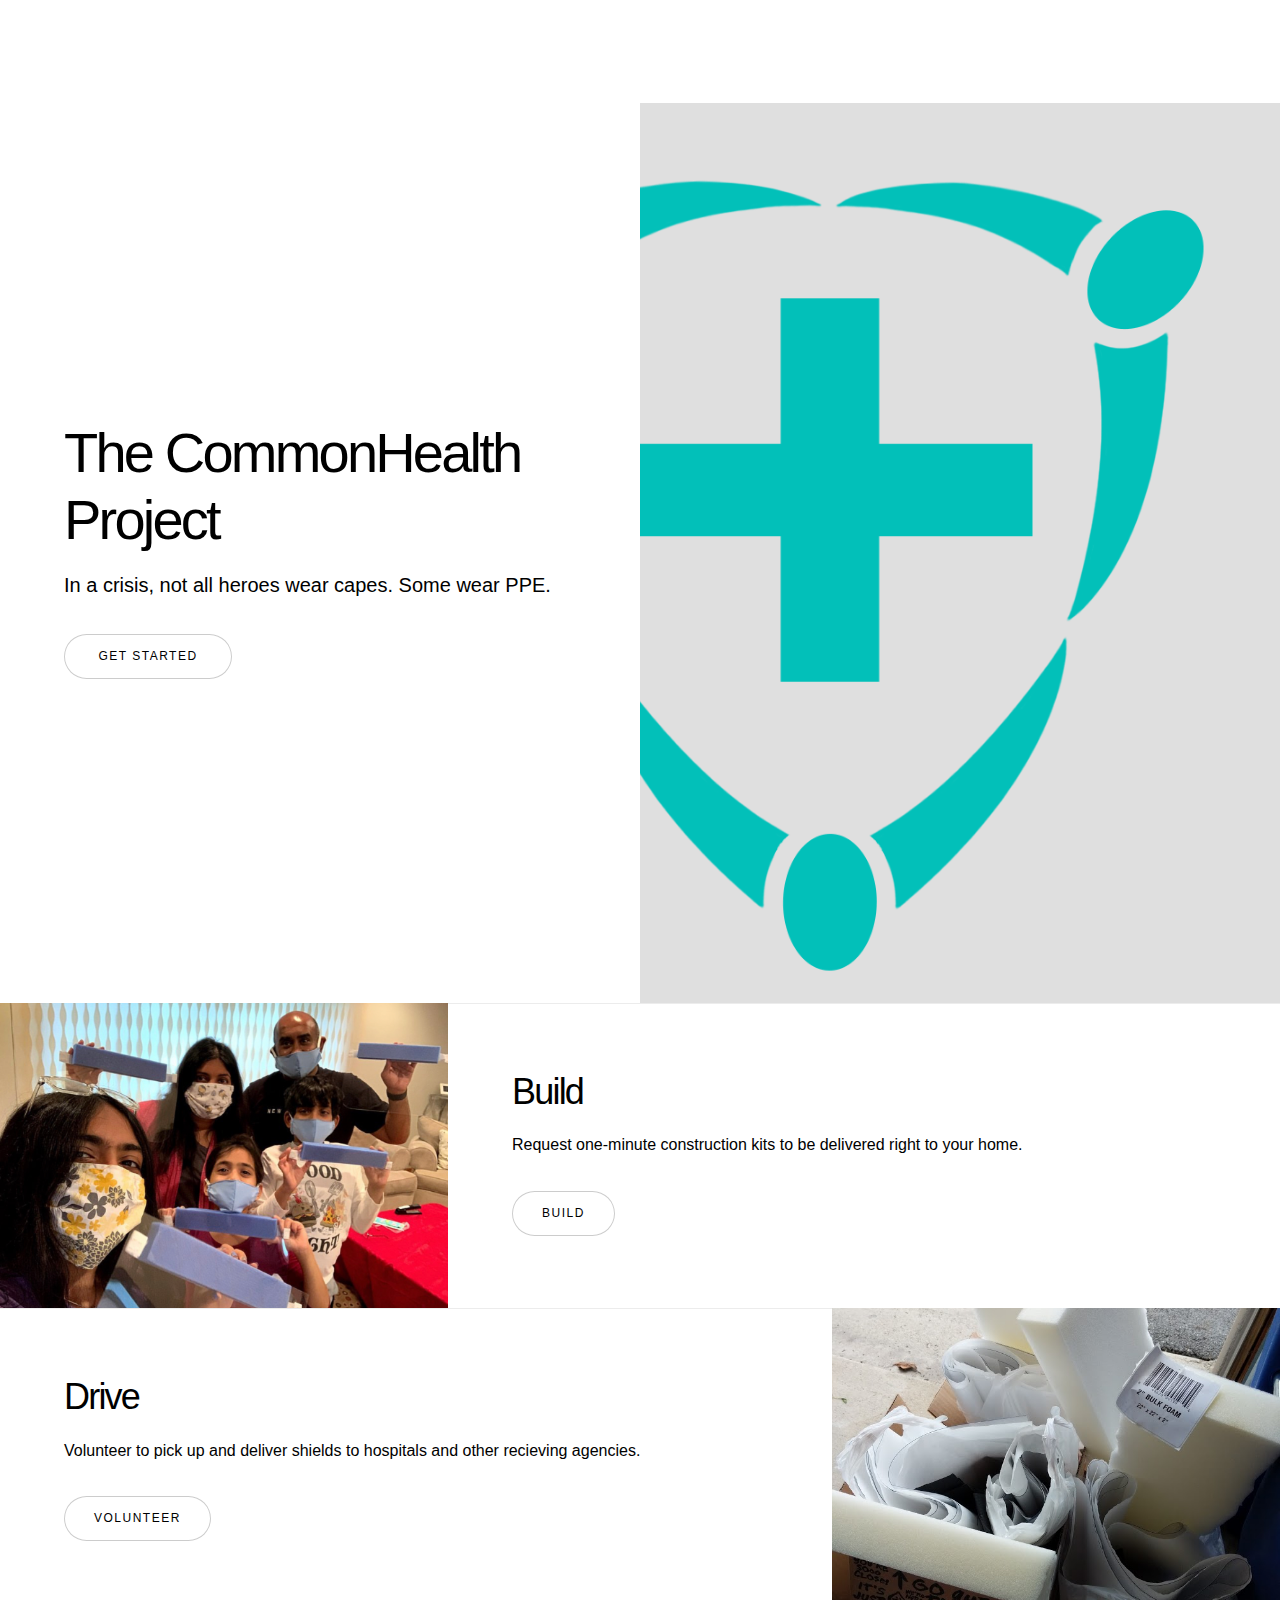
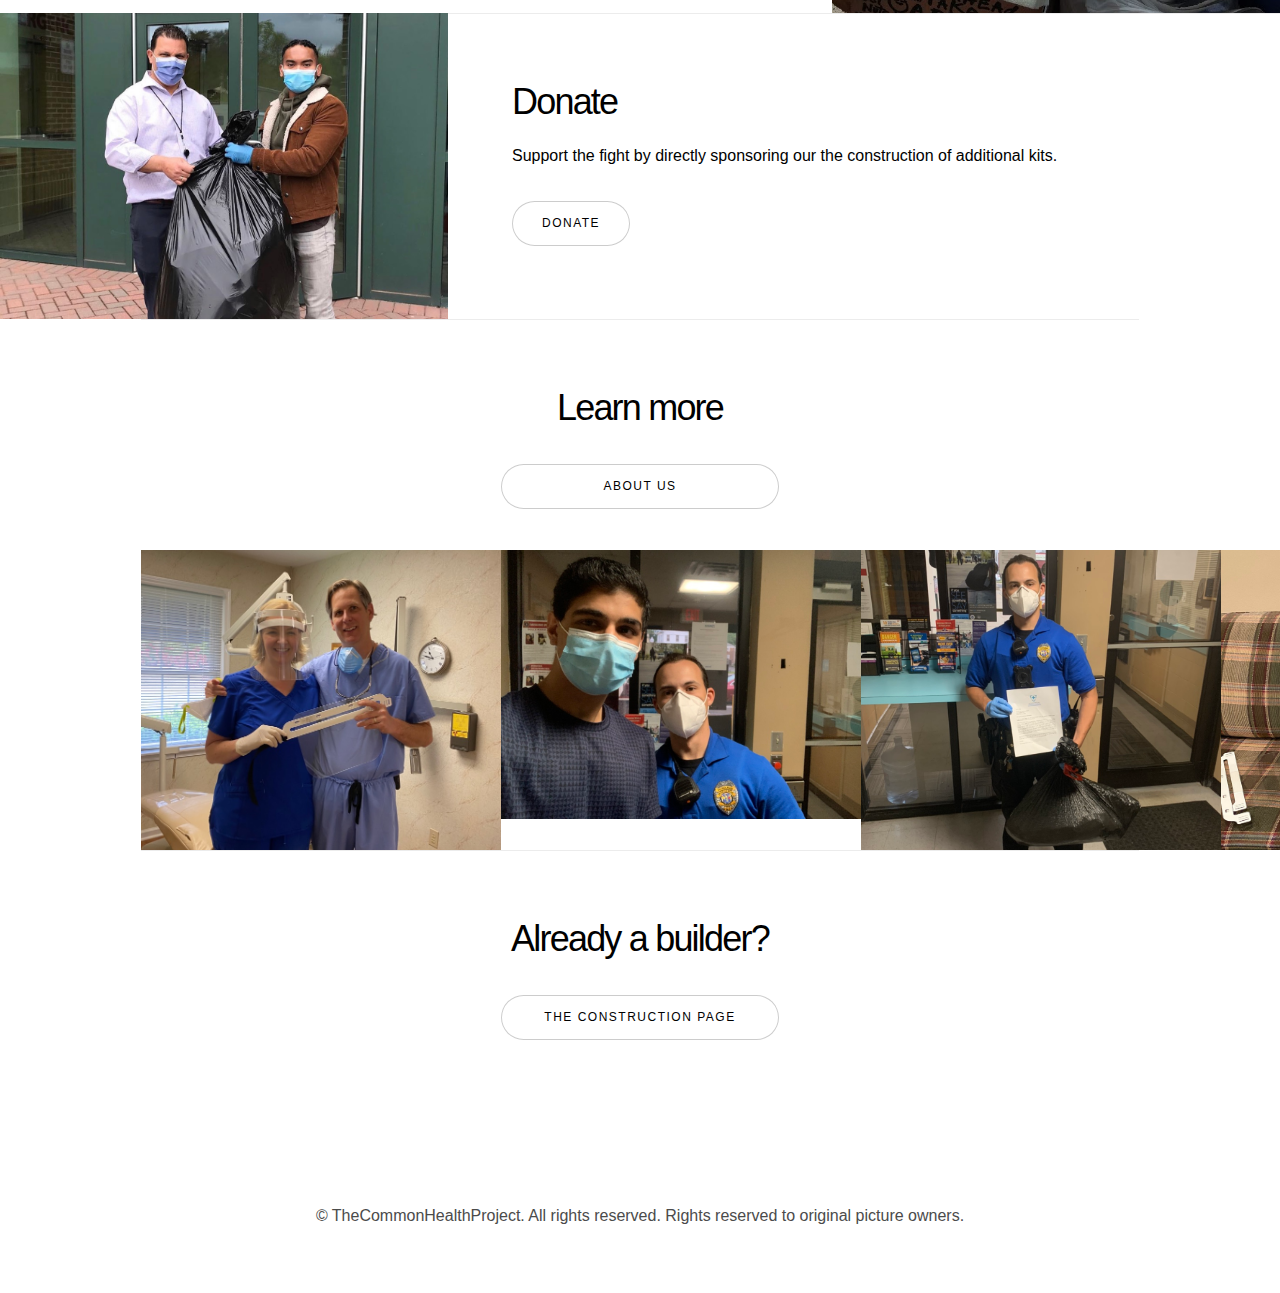
<file: index.html>
<!DOCTYPE HTML>
<!--
	Story by HTML5 UP
	html5up.net | @ajlkn
	Free for personal and commercial use under the CCA 3.0 license (html5up.net/license)
-->
<html>
	<link rel="shortcut icon" href="images/logo-color.png" >
	<head>
		<title>The CommonHealth Project</title>
		<meta charset="utf-8" />
		<meta name="viewport" content="width=device-width, initial-scale=1, user-scalable=no" />
		<link rel="stylesheet" href="assets/css/main.css" />
		<noscript><link rel="stylesheet" href="assets/css/noscript.css" /></noscript>
	</head>
	<body class="is-preload">
		<nav class="nav">
			<a href="index.html" class="chp">The CommonHealth Project</a>
			<ul>
				<li><a href="whatwedo.html">What We Do</a></li>
				<li><a href="whoweare.html">Who We Are</a></li>
				<li><a href="Construction.html">For Constructors</a></li>
				<li><a href="requestshields.html">Request Shields</a></li>
			</ul>
		</nav>
		<!-- Wrapper -->
			<div id="wrapper" class="divided">

				<!-- One -->
					<section class="banner style1 orient-left content-align-left image-position-right fullscreen onload-image-fade-in onload-content-fade-right">
						<div class="content">
							<h1>The CommonHealth Project</h1>
							<p class="major">In a crisis, not all heroes wear capes. Some wear PPE.</p>
							<ul class="actions stacked">
								<li><a href="#first" class="button big wide smooth-scroll-middle">Get Started</a></li>
							</ul>
						</div>
						<div class="image">
							<img src="images/logo-color.png" alt="" />
						</div>
					</section>

				<!-- Build -->
					<section class="spotlight style1 orient-right content-align-left image-position-center onscroll-image-fade-in" id="first">
						<div class="content">
							<h2>Build</h2>
							<p>Request one-minute construction kits to be delivered right to your home.</p>
							<ul class="actions stacked">
								<li><a href="https://docs.google.com/forms/d/1RwtePnjOgFvfuo138U9-PxDm3ntRcoTIqsIdfXD6tB4/viewform?edit_requested=true" class="button">Build</a></li>
							</ul>
						</div>
						<div class="image">
							<img src="images/build.jpg" alt="" />
						</div>
					</section>

				<!-- Drive -->
					<section class="spotlight style1 orient-left content-align-left image-position-center onscroll-image-fade-in">
						<div class="content">
							<h2>Drive</h2>
							<p>Volunteer to pick up and deliver shields to hospitals and other recieving agencies.</p>
							<ul class="actions stacked">
								<li><a href="https://docs.google.com/forms/d/1RwtePnjOgFvfuo138U9-PxDm3ntRcoTIqsIdfXD6tB4/viewform?edit_requested=true" class="button">Volunteer</a></li>
							</ul>
						</div>
						<div class="image">
							<img src="images/drive.jpg" alt="" />
						</div>
					</section>

				<!-- Donate -->
					<section class="spotlight style1 orient-right content-align-left image-position-center onscroll-image-fade-in">
						<div class="content">
							<h2>Donate</h2>
							<p>Support the fight by directly sponsoring our the construction of additional kits.</p>
							<ul class="actions stacked">
								<li><a href="https://givebutter.com/pge1ay" class="button">Donate</a></li>
							</ul>
						</div>
						<div class="image">
							<img src="images/donate.jpg" alt="" />
						</div>
					</section>

				<!-- Get Involved -->
					<section class="wrapper style1 align-center">
						<div class="inner">
							<h2>Learn more</h2>
							<p></p>
							<a href="whoweare.html" class="button fit">About Us</a>
						</div>

						<!-- Gallery -->
							<div class="gallery style2 medium lightbox onscroll-fade-in">
								<article>
									<a class="image">
										<img src="images/gallery/1.jpeg" alt="" />
									</a>
								</article>
								<article>
									<a class="image">
										<img src="images/gallery/2.jpeg" alt="" />
									</a>
								</article>
								<article>
									<a  class="image">
										<img src="images/gallery/3.jpeg" alt="" />
									</a>
								</article>
								<article>
									<a class="image">
										<img src="images/gallery/4.jpeg" alt="" />
									</a>
								</article>
								<article>
									<a class="image">
										<img src="images/gallery/5.jpg" alt="" />
									</a>
								</article>
							<!--This picture has a weird aspect ratio--	
								<article>
									<a class="image">
										<img src="images/gallery/6.jpg" alt="" />
									</a>
								</article> -->
								<article>
									<a class="image">
										<img src="images/gallery/7.jpg" alt="" />
									</a>
								</article>
								<article>
									<a class="image">
										<img src="images/gallery/8.JPG" alt="" />
									</a>
								</article>
								<article>
									<a class="image">
										<img src="images/gallery/9.jpg" alt="" />
									</a>
								</article>
								<article>
									<a class="image">
										<img src="images/gallery/10.jpg" alt="" />
									</a>
								</article>
							</div>

					</section>

			<!-- Get Involved -->
				<section class="wrapper style1 align-center">
							<div class="inner">
									<h2>Already a builder?</h2>
										<p></p>
										<a href="Construction.html" class="button fit">The Construction Page</a>
								</div>


				<!-- Footer -->
					<footer class="wrapper style1 align-center">
						<div class="inner">
							<ul class="icons">
								<!--<li><a href="#" class="icon brands style2 fa-twitter"><span class="label">Twitter</span></a></li>
								<li><a href="#" class="icon brands style2 fa-facebook-f"><span class="label">Facebook</span></a></li> -->
								<li><a href="https://www.instagram.com/thecommonhealthproject/" class="icon brands style2 fa-instagram"><span class="label">Instagram</span></a></li>
								<li><a href="https://www.linkedin.com/company/commonhealthproject/" class="icon brands style2 fa-linkedin-in"><span class="label">LinkedIn</span></a></li>
								<li><a href="mailto:contact@commonhealthproject.com" class="icon style2 fa-envelope"><span class="label">Email</span></a></li>
							</ul>
							<p>&copy; TheCommonHealthProject. All rights reserved.
								Rights reserved to original picture owners. </p>
						</div>
					</footer>

			</div>

		<!-- Scripts -->
			<script src="assets/js/jquery.min.js"></script>
			<script src="assets/js/jquery.scrollex.min.js"></script>
			<script src="assets/js/jquery.scrolly.min.js"></script>
			<script src="assets/js/browser.min.js"></script>
			<script src="assets/js/breakpoints.min.js"></script>
			<script src="assets/js/util.js"></script>
			<script src="assets/js/main.js"></script>
	</body>
</html>
</file>
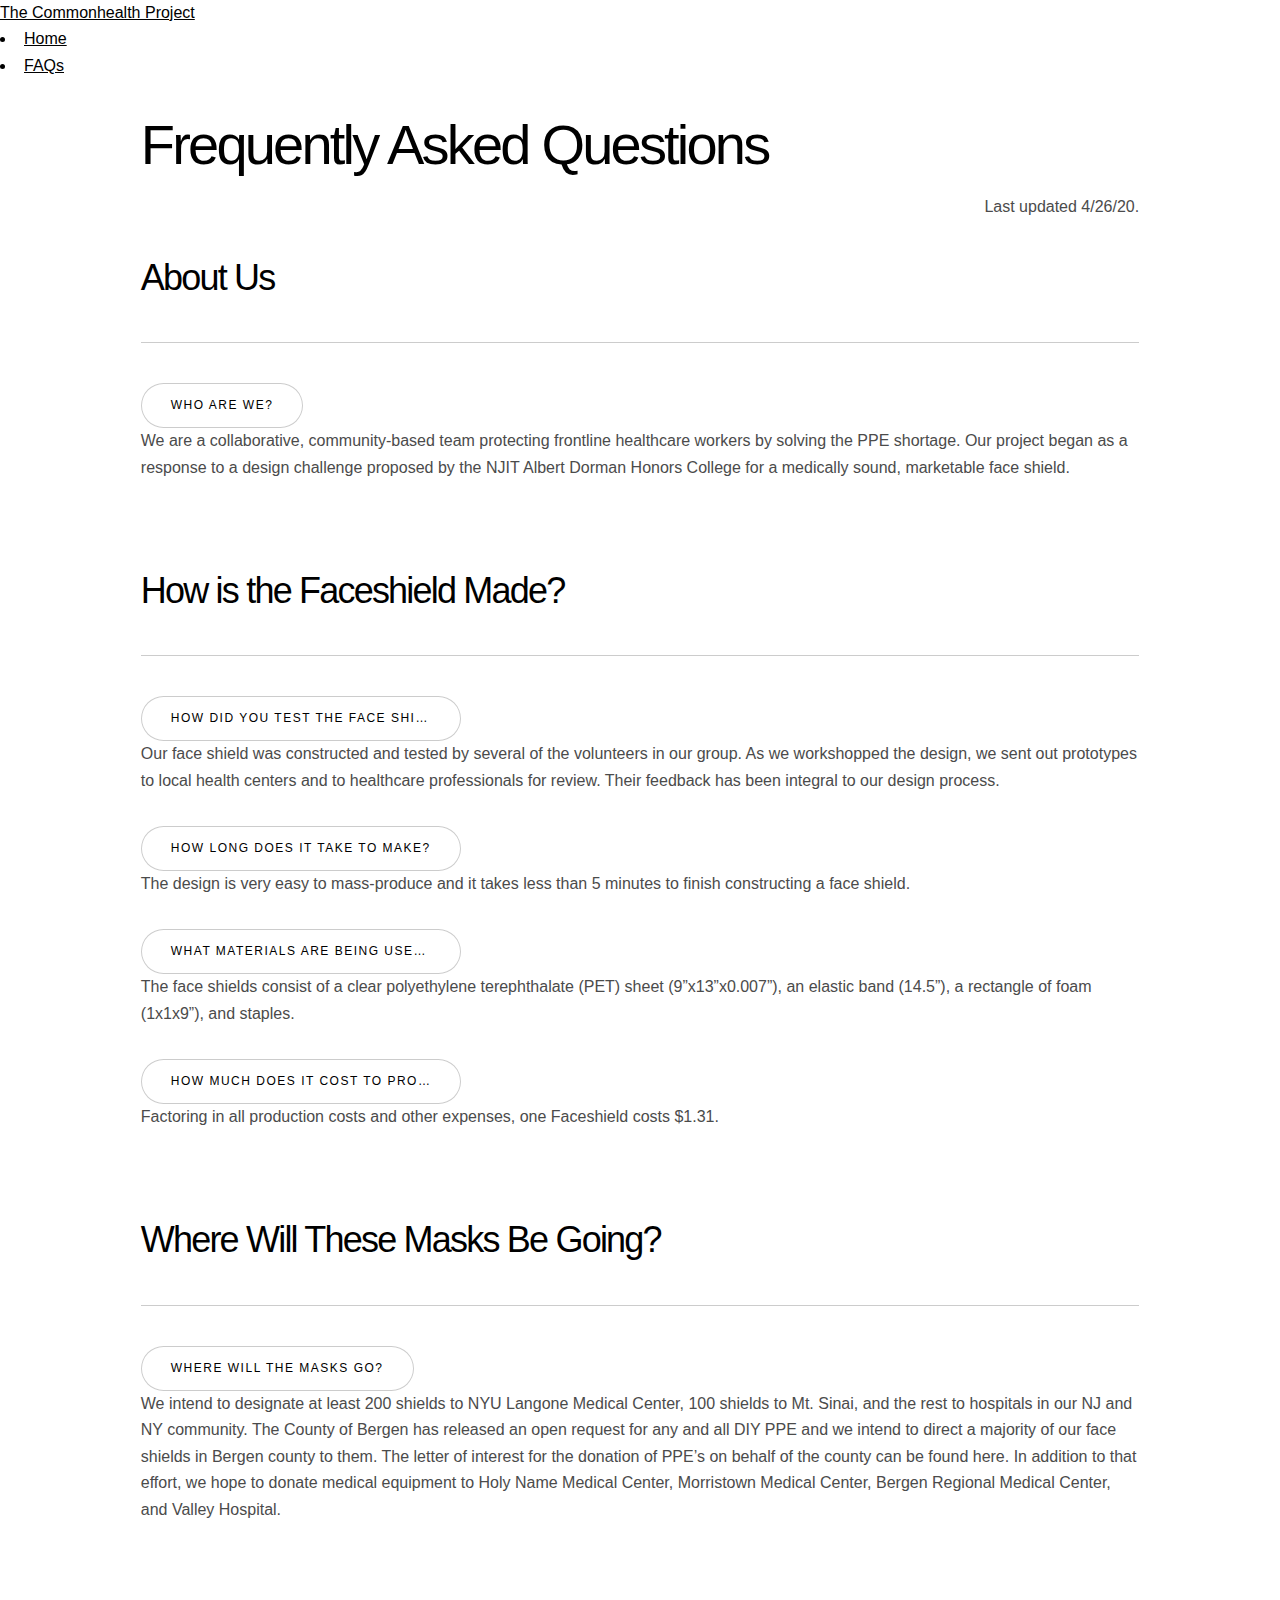
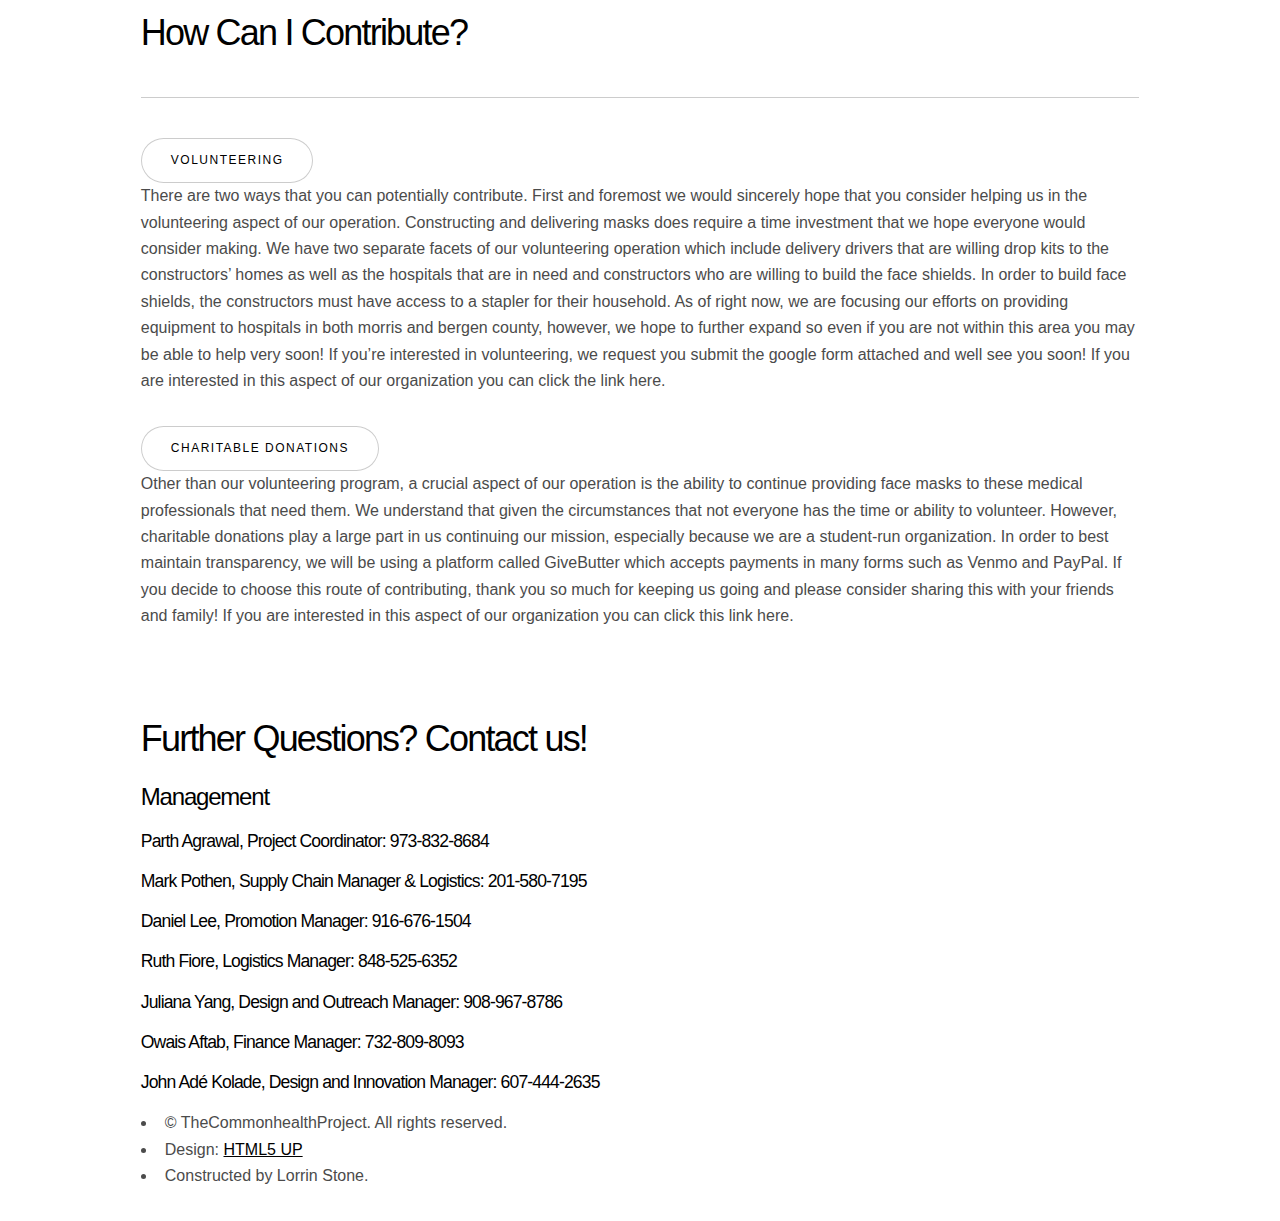
<file: FAQ.html>
<!DOCTYPE HTML>
<!--
	Hyperspace by HTML5 UP
	html5up.net | @ajlkn
	Free for personal and commercial use under the CCA 3.0 license (html5up.net/license)
-->
<html>
	<link rel="shortcut icon" href="favicon.png" >
	<head>
		<title>Frequently Asked Questions</title>
		<meta charset="utf-8" />
		<meta name="viewport" content="width=device-width, initial-scale=1, user-scalable=no" />
		<link rel="stylesheet" href="assets/css/main.css" />
		<noscript><link rel="stylesheet" href="assets/css/noscript.css" /></noscript>
	</head>
	<body class="is-preload">

		<!-- Header -->
			<header id="header">
				<a href="index.html" class="title">The Commonhealth Project</a>
				<nav>
					<ul>
						<li><a href="index.html">Home</a></li>
						<li><a href="FAQ.html" class="navactive">FAQs</a></li>
			<!---		<li><a href="how_to_build.html">How to build</a></li> -->
					</ul>
				</nav>
			</header>

		<!-- Wrapper -->
			<div id="wrapper">

				<!-- Main -->
					<section id="main" class="wrapper">
						<div class="inner">
							<h1 class="major">Frequently Asked Questions</h1>
							<p class="lastupdated" align="right">Last updated 4/26/20.</p>
							
					<!-- Collapsibles -->
					<section id="collapsibles">
					
						<h2> About Us </h2>
							<hr class="collapsibleline"></hr>
							<button class="collapsible">Who are we?</button>
							<div class="collapsiblecontent">
							<p class=faqp>We are a collaborative, community-based team protecting frontline healthcare workers by solving the PPE shortage. 
								Our project began as a response to a design challenge proposed by the NJIT Albert Dorman Honors College for a medically sound, marketable face shield.</p>
							</div>
						<br></br>
						<h2>How is the Faceshield Made?</h2> 
							<hr class="collapsibleline"></hr>
							<button class="collapsible">How did you test the face shield and verify its effectiveness?</button>
							<div class="collapsiblecontent">
							<p class=faqp>Our face shield was constructed and tested by several of the volunteers in our group. As we workshopped the design, we sent out prototypes to local health centers and to healthcare professionals for review. Their feedback has been integral to our design process.</p>
							</div>
							
							<button class="collapsible">How long does it take to make?</button>
							<div class="collapsiblecontent">
							<p class=faqp>The design is very easy to mass-produce and it takes less than 5 minutes to finish constructing a face shield.</p>
							</div>
						
							<button class="collapsible">What materials are being used to produce the shields?</button>
							<div class="collapsiblecontent">
							<p class=faqp>The face shields consist of a clear polyethylene terephthalate (PET) sheet (9”x13”x0.007”), an elastic band (14.5”), a rectangle of foam (1x1x9”), and staples.</p>
							</div>
						
							<button class="collapsible">How much does it cost to produce one face shield?</button>
							<div class="collapsiblecontent">
							<p class=faqp>Factoring in all production costs and other expenses, one Faceshield costs $1.31.</p>
							</div>
						
						<br></br>
						<h2>Where Will These Masks Be Going?</h2>
							<hr class="collapsibleline"></hr>
							<button class="collapsible">Where will the masks go?</button>
							<div class="collapsiblecontent">
							<p class=faqp>We intend to designate at least 200 shields to NYU Langone Medical Center, 100 shields to Mt. Sinai, and the rest to hospitals in our NJ and NY community. The County of Bergen has released an open request for any and all DIY PPE and we intend to direct a majority of our face shields in Bergen county to them. The letter of interest for the donation of PPE’s on behalf of the county can be found here. In addition to that effort, we hope to donate medical equipment to Holy Name Medical Center, Morristown Medical Center, Bergen Regional Medical Center, and Valley Hospital.        </p>
							</div>
							
						<br></br>
						<h2>How Can I Contribute?</h2>
							<hr class="collapsibleline"></hr>
							<button class="collapsible">Volunteering</button>
							<div class="collapsiblecontent">
							<p class=faqp>There are two ways that you can potentially contribute. First and foremost we would sincerely hope that you consider helping us in the volunteering aspect of our operation. Constructing and delivering masks does require a time investment that we hope everyone would consider making. We have two separate facets of our volunteering operation which include delivery drivers that are willing drop kits to the constructors’ homes as well as the hospitals that are in need and constructors who are willing to build the face shields. In order to build face shields, the constructors must have access to a stapler for their household. As of right now, we are focusing our efforts on providing equipment to hospitals in both morris and bergen county, however, we hope to further expand so even if you are not within this area you may be able to help very soon! If you’re interested in volunteering, we request you submit the google form attached and well see you soon! If you are interested in this aspect of our organization you can click the link here.</p>
							</div>
							
							<button class="collapsible">Charitable Donations</button>
							<div class="collapsiblecontent">
							<p class=faqp>Other than our volunteering program, a crucial aspect of our operation is the ability to continue providing face masks to these medical professionals that need them. We understand that given the circumstances that not everyone has the time or ability to volunteer. However, charitable donations play a large part in us continuing our mission, especially because we are a student-run organization. In order to best maintain transparency, we will be using a platform called GiveButter which accepts payments in many forms such as Venmo and PayPal. If you decide to choose this route of contributing, thank you so much for keeping us going and please consider sharing this with your friends and family! If you are interested in this aspect of our organization you can click this link here.</p>
							</div>	
					</section>
							
					<!-- JS for Collapsible Opening -->
						<script>
						var coll = document.getElementsByClassName("collapsible");
						var i;
						
						for (i = 0; i < coll.length; i++) {
						  coll[i].addEventListener("click", function() {
							this.classList.toggle("collapsibleactive");
							var content = this.nextElementSibling;
							if (content.style.maxHeight){
							  content.style.maxHeight = null;
							} else {
							  content.style.maxHeight = content.scrollHeight + "px";
							}
						  });
						}
						</script>
		
		<br></br>
		<h2> Further Questions? Contact us! </h2>
			<h3>Management</h3>
			<h4>Parth Agrawal, Project Coordinator: 973-832-8684 </h4>
			<h4>Mark Pothen, Supply Chain Manager & Logistics: 201-580-7195 </h4>
			<h4>Daniel Lee, Promotion Manager: 916-676-1504</h4>
			<h4>Ruth Fiore, Logistics Manager: 848-525-6352 </h4>
			<h4>Juliana Yang, Design and Outreach Manager: 908-967-8786</h4>
			<h4>Owais Aftab, Finance Manager: 732-809-8093</h4>
			<h4>John Adé Kolade, Design and Innovation Manager: 607-444-2635</h4>
			
		
		
						</div>
					</section>

			</div>
					
		<!-- Footer -->
			<footer id="footer" class="wrapper alt">
				<div class="inner">
					<ul class="menu">
						<li>&copy; TheCommonhealthProject. All rights reserved.</li><li>Design: <a href="http://html5up.net">HTML5 UP</a></li> <li>Constructed by Lorrin Stone.</li>
					</ul>
				</div>
			</footer>

		<!-- Scripts -->
			<script src="assets/js/jquery.min.js"></script>
			<script src="assets/js/jquery.scrollex.min.js"></script>
			<script src="assets/js/jquery.scrolly.min.js"></script>
			<script src="assets/js/browser.min.js"></script>
			<script src="assets/js/breakpoints.min.js"></script>
			<script src="assets/js/util.js"></script>
			<script src="assets/js/main.js"></script>


	</body>
</html>
</file>
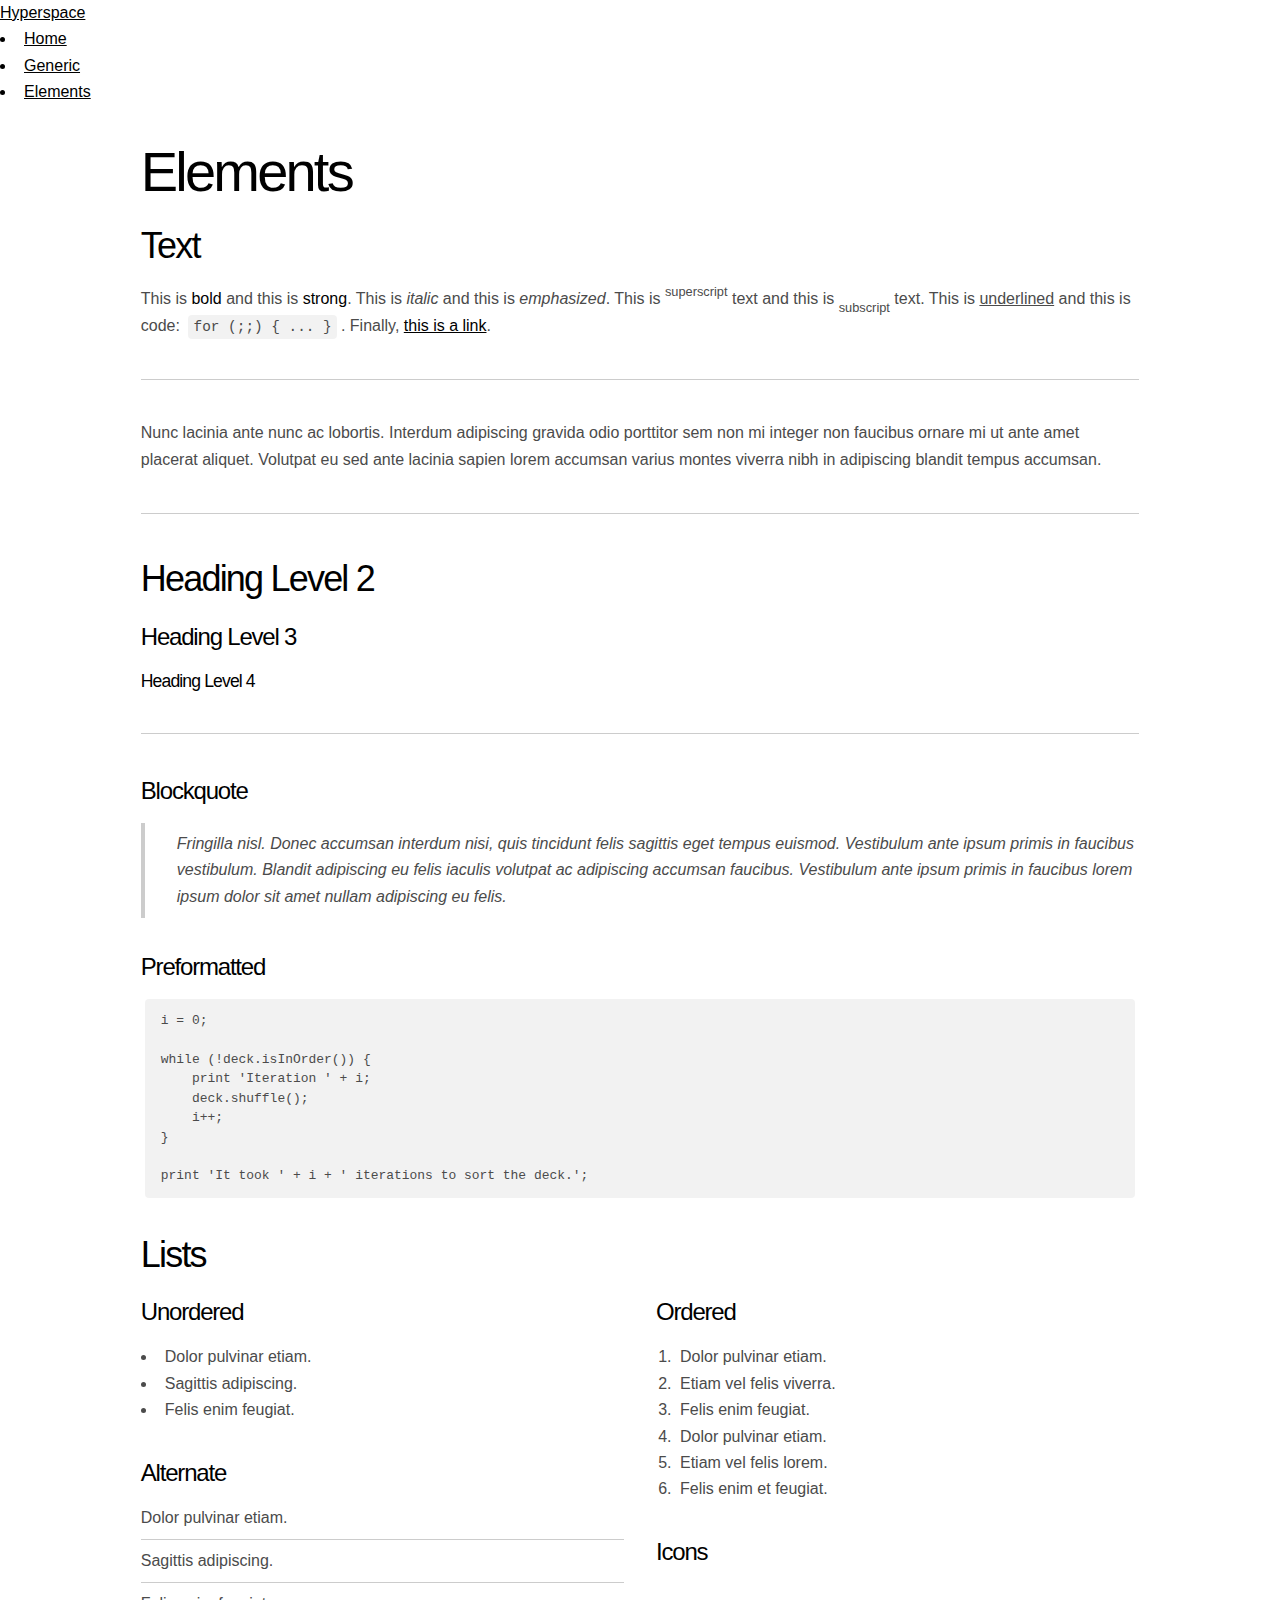
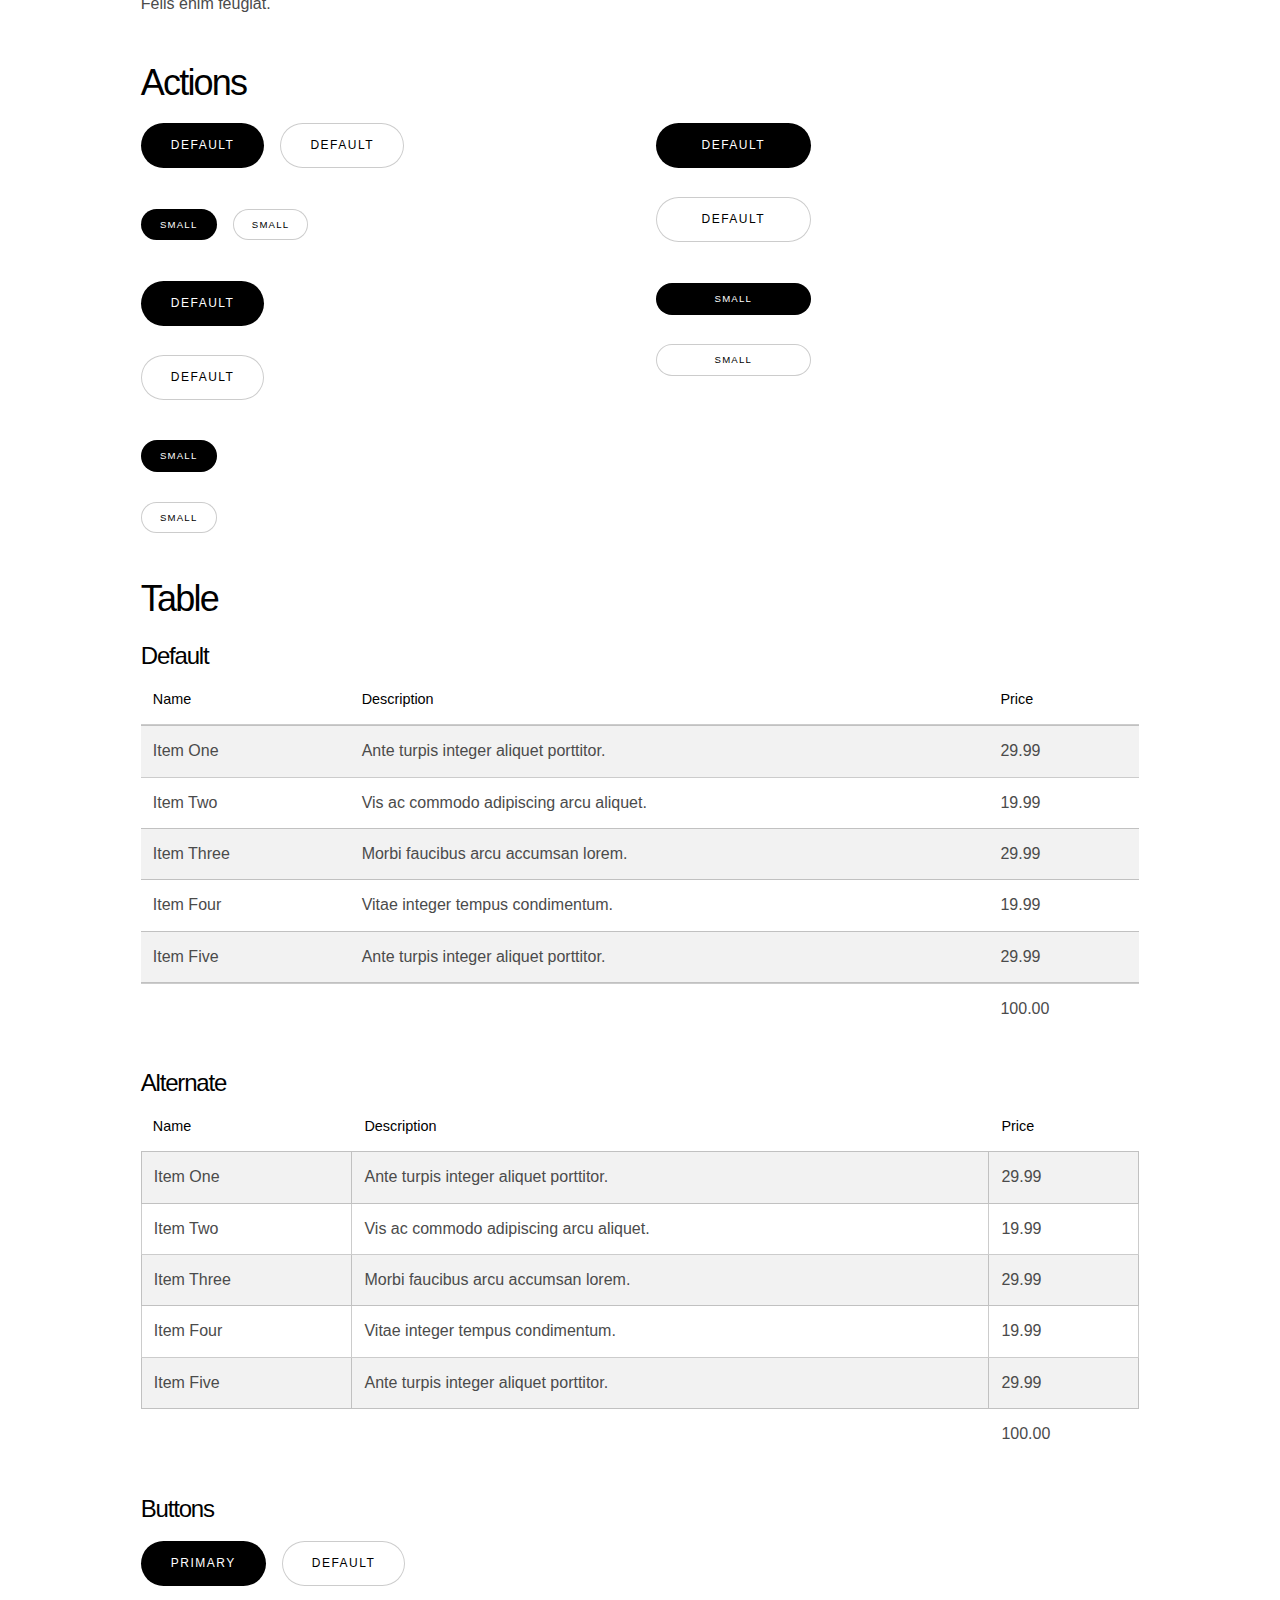
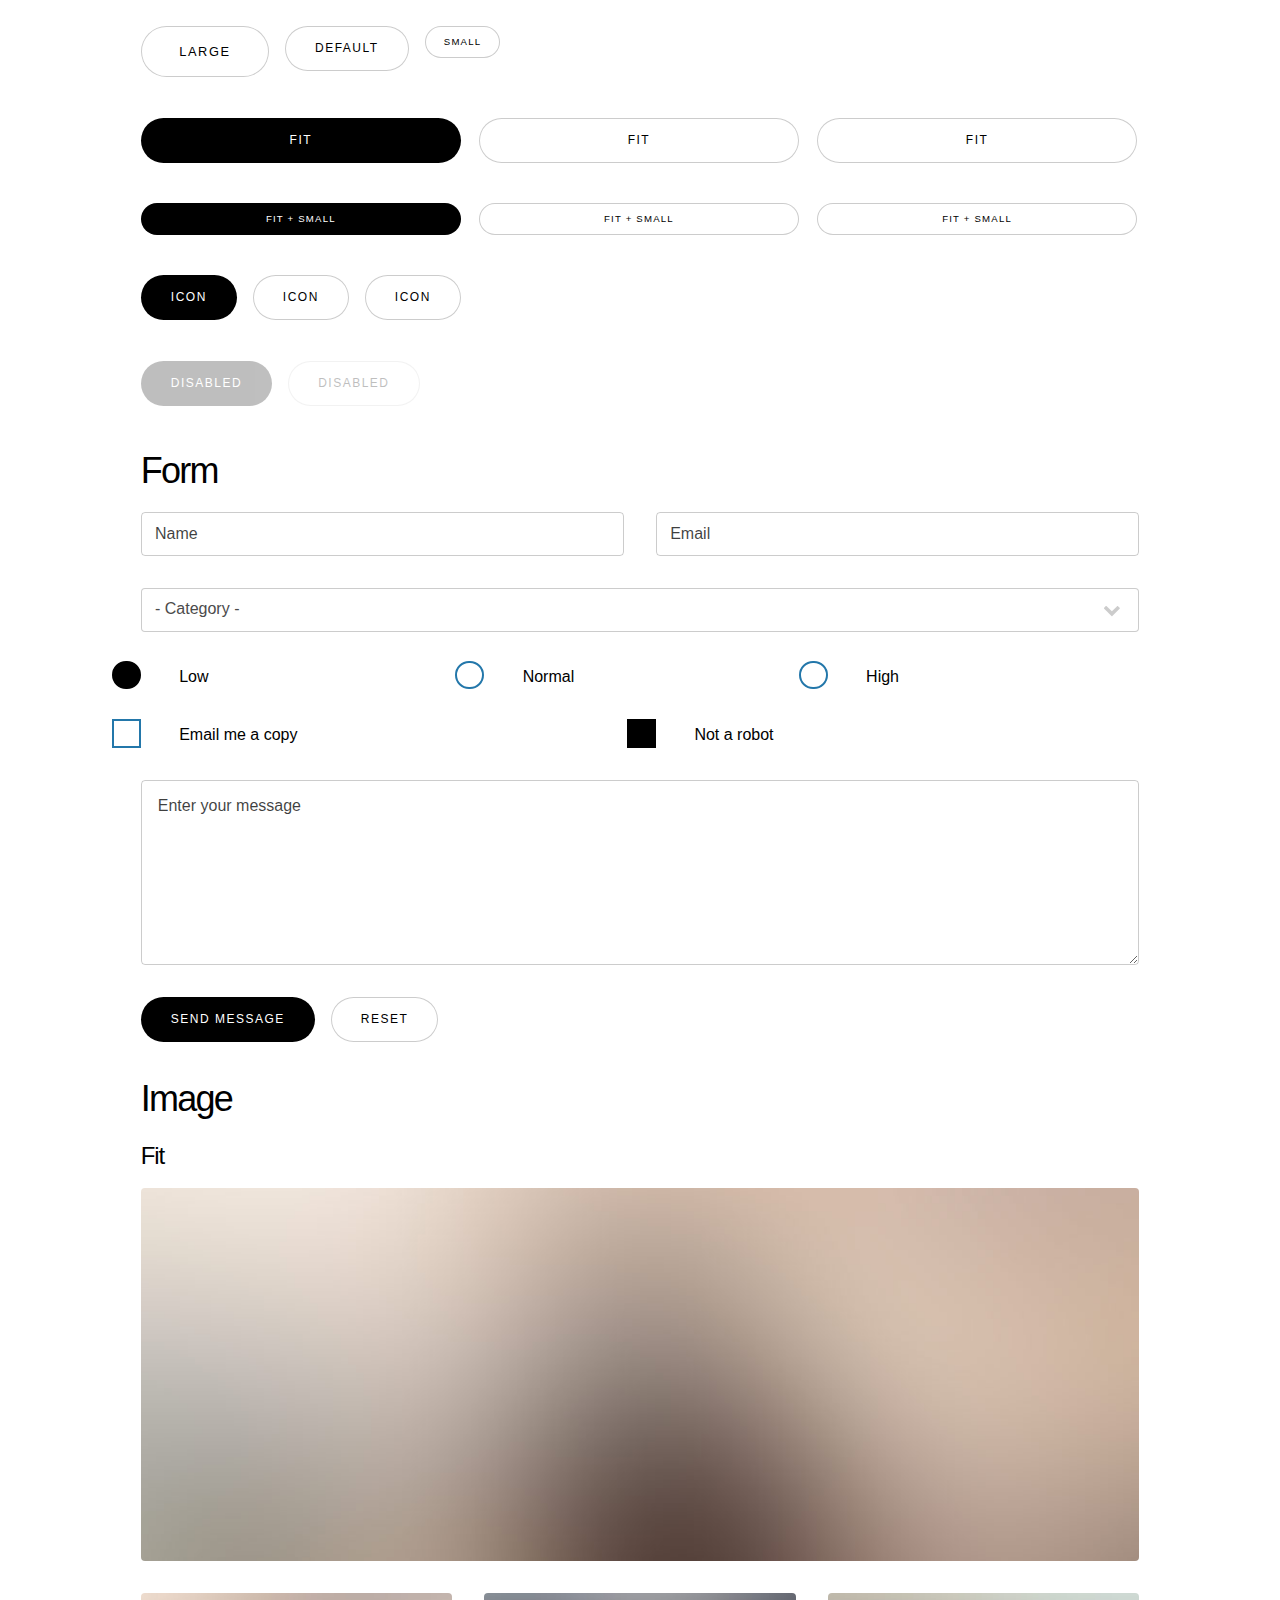
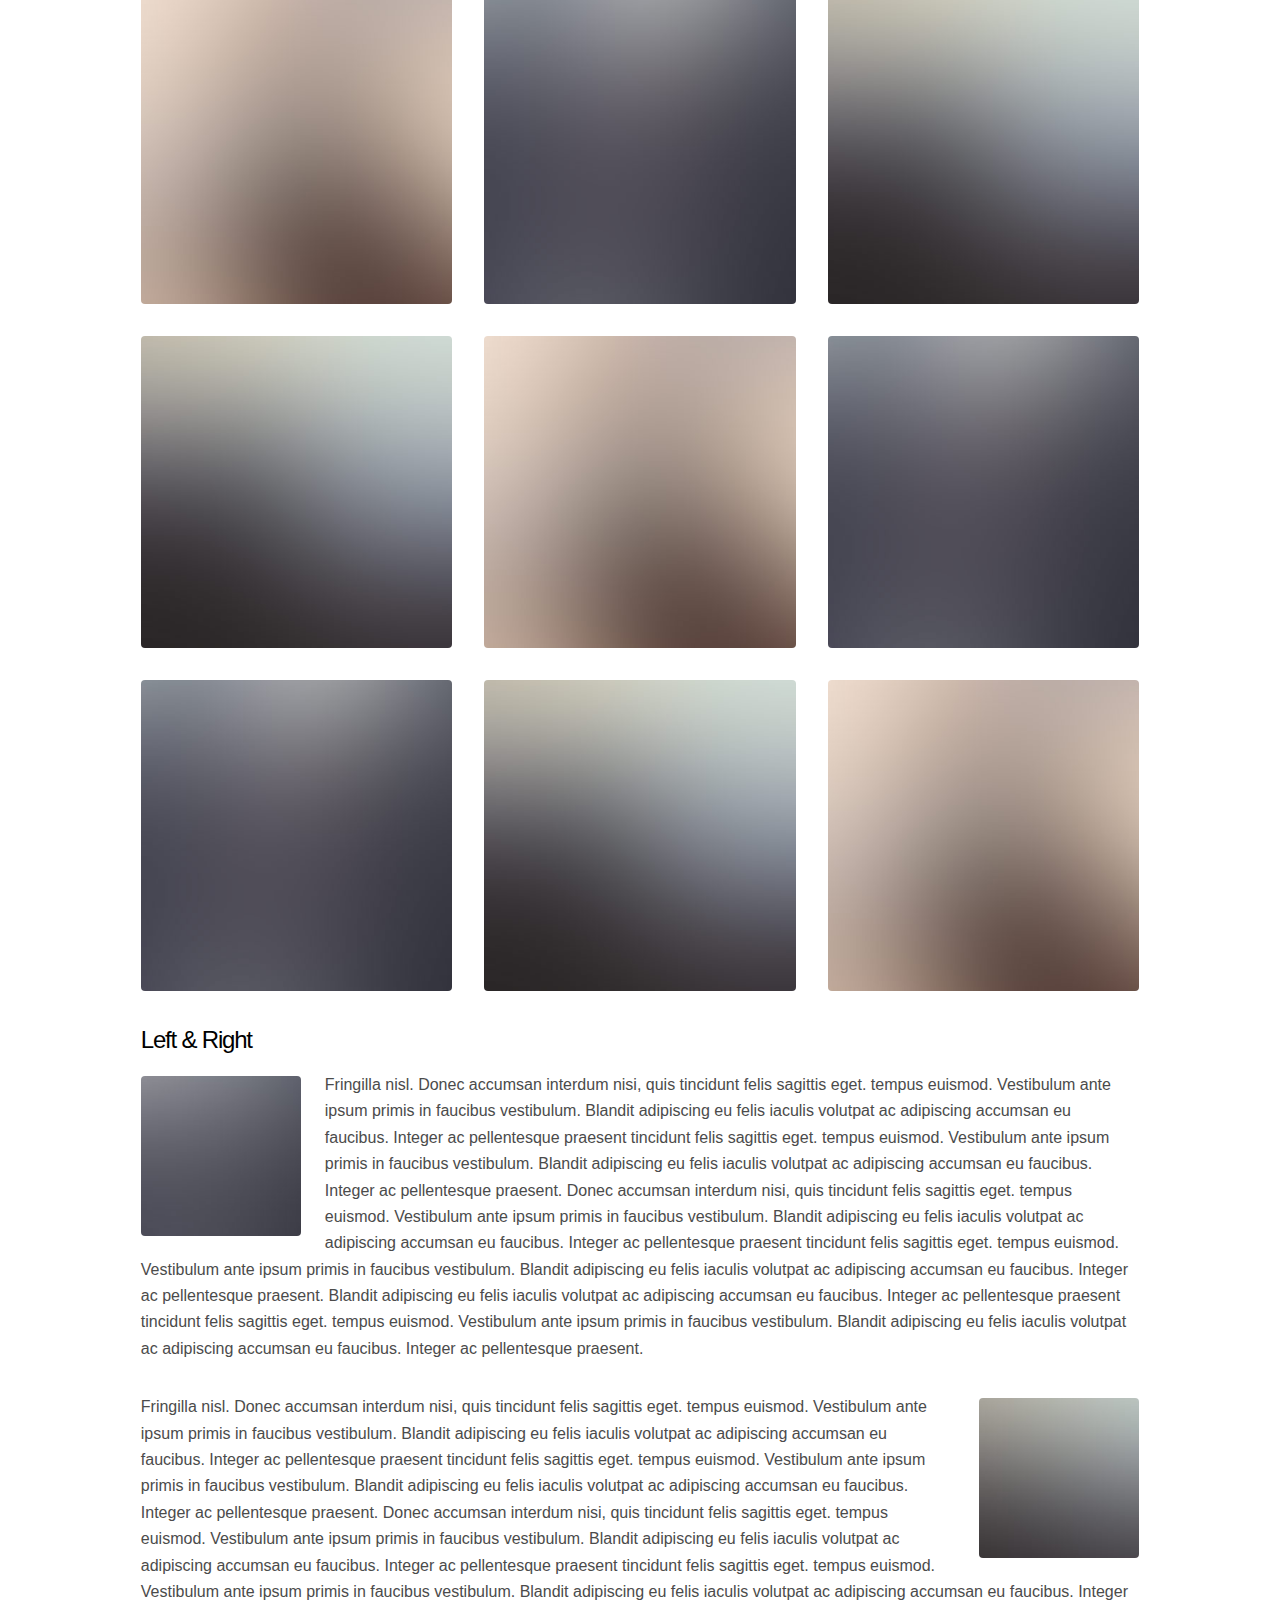
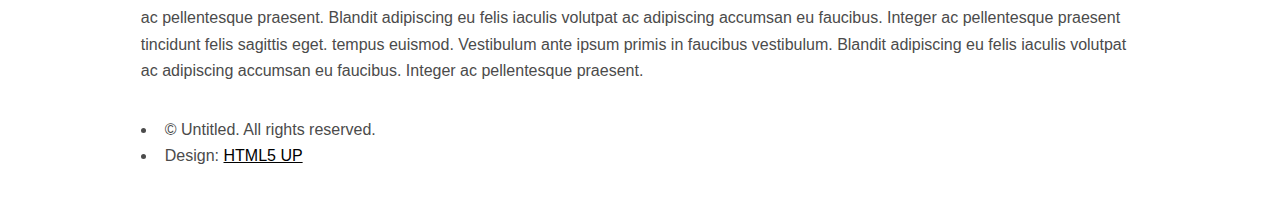
<file: how_to_build.html>
<!DOCTYPE HTML>
<!--
	Hyperspace by HTML5 UP
	html5up.net | @ajlkn
	Free for personal and commercial use under the CCA 3.0 license (html5up.net/license)
-->
<html>
	<head>
		<title>Elements - Hyperspace by HTML5 UP</title>
		<meta charset="utf-8" />
		<meta name="viewport" content="width=device-width, initial-scale=1, user-scalable=no" />
		<link rel="stylesheet" href="assets/css/main.css" />
		<noscript><link rel="stylesheet" href="assets/css/noscript.css" /></noscript>
	</head>
	<body class="is-preload">

		<!-- Header -->
			<header id="header">
				<a href="index.html" class="title">Hyperspace</a>
				<nav>
					<ul>
						<li><a href="index.html">Home</a></li>
						<li><a href="generic.html">Generic</a></li>
						<li><a href="elements.html"  class="active">Elements</a></li>
					</ul>
				</nav>
			</header>

		<!-- Wrapper -->
			<div id="wrapper">

				<!-- Main -->
					<section id="main" class="wrapper">
						<div class="inner">
							<h1 class="major">Elements</h1>

							<!-- Text -->
								<section>
									<h2>Text</h2>
									<p>This is <b>bold</b> and this is <strong>strong</strong>. This is <i>italic</i> and this is <em>emphasized</em>.
									This is <sup>superscript</sup> text and this is <sub>subscript</sub> text.
									This is <u>underlined</u> and this is code: <code>for (;;) { ... }</code>. Finally, <a href="#">this is a link</a>.</p>
									<hr />
									<p>Nunc lacinia ante nunc ac lobortis. Interdum adipiscing gravida odio porttitor sem non mi integer non faucibus ornare mi ut ante amet placerat aliquet. Volutpat eu sed ante lacinia sapien lorem accumsan varius montes viverra nibh in adipiscing blandit tempus accumsan.</p>
									<hr />
									<h2>Heading Level 2</h2>
									<h3>Heading Level 3</h3>
									<h4>Heading Level 4</h4>
									<hr />
									<h3>Blockquote</h3>
									<blockquote>Fringilla nisl. Donec accumsan interdum nisi, quis tincidunt felis sagittis eget tempus euismod. Vestibulum ante ipsum primis in faucibus vestibulum. Blandit adipiscing eu felis iaculis volutpat ac adipiscing accumsan faucibus. Vestibulum ante ipsum primis in faucibus lorem ipsum dolor sit amet nullam adipiscing eu felis.</blockquote>
									<h3>Preformatted</h3>
									<pre><code>i = 0;

while (!deck.isInOrder()) {
    print 'Iteration ' + i;
    deck.shuffle();
    i++;
}

print 'It took ' + i + ' iterations to sort the deck.';</code></pre>
								</section>

							<!-- Lists -->
								<section>
									<h2>Lists</h2>
									<div class="row">
										<div class="col-6 col-12-medium">
											<h3>Unordered</h3>
											<ul>
												<li>Dolor pulvinar etiam.</li>
												<li>Sagittis adipiscing.</li>
												<li>Felis enim feugiat.</li>
											</ul>
											<h3>Alternate</h3>
											<ul class="alt">
												<li>Dolor pulvinar etiam.</li>
												<li>Sagittis adipiscing.</li>
												<li>Felis enim feugiat.</li>
											</ul>
										</div>
										<div class="col-6 col-12-medium">
											<h3>Ordered</h3>
											<ol>
												<li>Dolor pulvinar etiam.</li>
												<li>Etiam vel felis viverra.</li>
												<li>Felis enim feugiat.</li>
												<li>Dolor pulvinar etiam.</li>
												<li>Etiam vel felis lorem.</li>
												<li>Felis enim et feugiat.</li>
											</ol>
											<h3>Icons</h3>
											<ul class="icons">
												<li><a href="#" class="icon brands fa-twitter"><span class="label">Twitter</span></a></li>
												<li><a href="#" class="icon brands fa-facebook-f"><span class="label">Facebook</span></a></li>
												<li><a href="#" class="icon brands fa-instagram"><span class="label">Instagram</span></a></li>
												<li><a href="#" class="icon brands fa-github"><span class="label">Github</span></a></li>
											</ul>
										</div>
									</div>
									<h2>Actions</h2>
									<div class="row">
										<div class="col-6 col-12-medium">
											<ul class="actions">
												<li><a href="#" class="button primary">Default</a></li>
												<li><a href="#" class="button">Default</a></li>
											</ul>
											<ul class="actions small">
												<li><a href="#" class="button primary small">Small</a></li>
												<li><a href="#" class="button small">Small</a></li>
											</ul>
											<ul class="actions stacked">
												<li><a href="#" class="button primary">Default</a></li>
												<li><a href="#" class="button">Default</a></li>
											</ul>
											<ul class="actions stacked">
												<li><a href="#" class="button primary small">Small</a></li>
												<li><a href="#" class="button small">Small</a></li>
											</ul>
										</div>
										<div class="col-6 col-12-medium">
											<ul class="actions stacked">
												<li><a href="#" class="button primary fit">Default</a></li>
												<li><a href="#" class="button fit">Default</a></li>
											</ul>
											<ul class="actions stacked">
												<li><a href="#" class="button primary small fit">Small</a></li>
												<li><a href="#" class="button small fit">Small</a></li>
											</ul>
										</div>
									</div>
								</section>

							<!-- Table -->
								<section>
									<h2>Table</h2>
									<h3>Default</h3>
									<div class="table-wrapper">
										<table>
											<thead>
												<tr>
													<th>Name</th>
													<th>Description</th>
													<th>Price</th>
												</tr>
											</thead>
											<tbody>
												<tr>
													<td>Item One</td>
													<td>Ante turpis integer aliquet porttitor.</td>
													<td>29.99</td>
												</tr>
												<tr>
													<td>Item Two</td>
													<td>Vis ac commodo adipiscing arcu aliquet.</td>
													<td>19.99</td>
												</tr>
												<tr>
													<td>Item Three</td>
													<td> Morbi faucibus arcu accumsan lorem.</td>
													<td>29.99</td>
												</tr>
												<tr>
													<td>Item Four</td>
													<td>Vitae integer tempus condimentum.</td>
													<td>19.99</td>
												</tr>
												<tr>
													<td>Item Five</td>
													<td>Ante turpis integer aliquet porttitor.</td>
													<td>29.99</td>
												</tr>
											</tbody>
											<tfoot>
												<tr>
													<td colspan="2"></td>
													<td>100.00</td>
												</tr>
											</tfoot>
										</table>
									</div>

									<h3>Alternate</h3>
									<div class="table-wrapper">
										<table class="alt">
											<thead>
												<tr>
													<th>Name</th>
													<th>Description</th>
													<th>Price</th>
												</tr>
											</thead>
											<tbody>
												<tr>
													<td>Item One</td>
													<td>Ante turpis integer aliquet porttitor.</td>
													<td>29.99</td>
												</tr>
												<tr>
													<td>Item Two</td>
													<td>Vis ac commodo adipiscing arcu aliquet.</td>
													<td>19.99</td>
												</tr>
												<tr>
													<td>Item Three</td>
													<td> Morbi faucibus arcu accumsan lorem.</td>
													<td>29.99</td>
												</tr>
												<tr>
													<td>Item Four</td>
													<td>Vitae integer tempus condimentum.</td>
													<td>19.99</td>
												</tr>
												<tr>
													<td>Item Five</td>
													<td>Ante turpis integer aliquet porttitor.</td>
													<td>29.99</td>
												</tr>
											</tbody>
											<tfoot>
												<tr>
													<td colspan="2"></td>
													<td>100.00</td>
												</tr>
											</tfoot>
										</table>
									</div>
								</section>

							<!-- Buttons -->
								<section>
									<h3>Buttons</h3>
									<ul class="actions">
										<li><a href="#" class="button primary">Primary</a></li>
										<li><a href="#" class="button">Default</a></li>
									</ul>
									<ul class="actions">
										<li><a href="#" class="button large">Large</a></li>
										<li><a href="#" class="button">Default</a></li>
										<li><a href="#" class="button small">Small</a></li>
									</ul>
									<ul class="actions fit">
										<li><a href="#" class="button primary fit">Fit</a></li>
										<li><a href="#" class="button fit">Fit</a></li>
										<li><a href="#" class="button fit">Fit</a></li>
									</ul>
									<ul class="actions fit small">
										<li><a href="#" class="button primary fit small">Fit + Small</a></li>
										<li><a href="#" class="button fit small">Fit + Small</a></li>
										<li><a href="#" class="button fit small">Fit + Small</a></li>
									</ul>
									<ul class="actions">
										<li><a href="#" class="button primary icon solid fa-download">Icon</a></li>
										<li><a href="#" class="button icon solid fa-upload">Icon</a></li>
										<li><a href="#" class="button icon solid fa-save">Icon</a></li>
									</ul>
									<ul class="actions">
										<li><span class="button primary disabled">Disabled</span></li>
										<li><span class="button disabled">Disabled</span></li>
									</ul>
								</section>

							<!-- Form -->
								<section>
									<h2>Form</h2>
									<form method="post" action="#">
										<div class="row gtr-uniform">
											<div class="col-6 col-12-xsmall">
												<input type="text" name="demo-name" id="demo-name" value="" placeholder="Name" />
											</div>
											<div class="col-6 col-12-xsmall">
												<input type="email" name="demo-email" id="demo-email" value="" placeholder="Email" />
											</div>
											<div class="col-12">
												<select name="demo-category" id="demo-category">
													<option value="">- Category -</option>
													<option value="1">Manufacturing</option>
													<option value="1">Shipping</option>
													<option value="1">Administration</option>
													<option value="1">Human Resources</option>
												</select>
											</div>
											<div class="col-4 col-12-small">
												<input type="radio" id="demo-priority-low" name="demo-priority" checked>
												<label for="demo-priority-low">Low</label>
											</div>
											<div class="col-4 col-12-small">
												<input type="radio" id="demo-priority-normal" name="demo-priority">
												<label for="demo-priority-normal">Normal</label>
											</div>
											<div class="col-4 col-12-small">
												<input type="radio" id="demo-priority-high" name="demo-priority">
												<label for="demo-priority-high">High</label>
											</div>
											<div class="col-6 col-12-small">
												<input type="checkbox" id="demo-copy" name="demo-copy">
												<label for="demo-copy">Email me a copy</label>
											</div>
											<div class="col-6 col-12-small">
												<input type="checkbox" id="demo-human" name="demo-human" checked>
												<label for="demo-human">Not a robot</label>
											</div>
											<div class="col-12">
												<textarea name="demo-message" id="demo-message" placeholder="Enter your message" rows="6"></textarea>
											</div>
											<div class="col-12">
												<ul class="actions">
													<li><input type="submit" value="Send Message" class="primary" /></li>
													<li><input type="reset" value="Reset" /></li>
												</ul>
											</div>
										</div>
									</form>
								</section>

							<!-- Image -->
								<section>
									<h2>Image</h2>
									<h3>Fit</h3>
									<div class="box alt">
										<div class="row gtr-uniform">
											<div class="col-12"><span class="image fit"><img src="images/pic04.jpg" alt="" /></span></div>
											<div class="col-4"><span class="image fit"><img src="images/pic01.jpg" alt="" /></span></div>
											<div class="col-4"><span class="image fit"><img src="images/pic02.jpg" alt="" /></span></div>
											<div class="col-4"><span class="image fit"><img src="images/pic03.jpg" alt="" /></span></div>
											<div class="col-4"><span class="image fit"><img src="images/pic03.jpg" alt="" /></span></div>
											<div class="col-4"><span class="image fit"><img src="images/pic01.jpg" alt="" /></span></div>
											<div class="col-4"><span class="image fit"><img src="images/pic02.jpg" alt="" /></span></div>
											<div class="col-4"><span class="image fit"><img src="images/pic02.jpg" alt="" /></span></div>
											<div class="col-4"><span class="image fit"><img src="images/pic03.jpg" alt="" /></span></div>
											<div class="col-4"><span class="image fit"><img src="images/pic01.jpg" alt="" /></span></div>
										</div>
									</div>
									<h3>Left &amp; Right</h3>
									<p><span class="image left"><img src="images/pic05.jpg" alt="" /></span>Fringilla nisl. Donec accumsan interdum nisi, quis tincidunt felis sagittis eget. tempus euismod. Vestibulum ante ipsum primis in faucibus vestibulum. Blandit adipiscing eu felis iaculis volutpat ac adipiscing accumsan eu faucibus. Integer ac pellentesque praesent tincidunt felis sagittis eget. tempus euismod. Vestibulum ante ipsum primis in faucibus vestibulum. Blandit adipiscing eu felis iaculis volutpat ac adipiscing accumsan eu faucibus. Integer ac pellentesque praesent. Donec accumsan interdum nisi, quis tincidunt felis sagittis eget. tempus euismod. Vestibulum ante ipsum primis in faucibus vestibulum. Blandit adipiscing eu felis iaculis volutpat ac adipiscing accumsan eu faucibus. Integer ac pellentesque praesent tincidunt felis sagittis eget. tempus euismod. Vestibulum ante ipsum primis in faucibus vestibulum. Blandit adipiscing eu felis iaculis volutpat ac adipiscing accumsan eu faucibus. Integer ac pellentesque praesent. Blandit adipiscing eu felis iaculis volutpat ac adipiscing accumsan eu faucibus. Integer ac pellentesque praesent tincidunt felis sagittis eget. tempus euismod. Vestibulum ante ipsum primis in faucibus vestibulum. Blandit adipiscing eu felis iaculis volutpat ac adipiscing accumsan eu faucibus. Integer ac pellentesque praesent.</p>
									<p><span class="image right"><img src="images/pic06.jpg" alt="" /></span>Fringilla nisl. Donec accumsan interdum nisi, quis tincidunt felis sagittis eget. tempus euismod. Vestibulum ante ipsum primis in faucibus vestibulum. Blandit adipiscing eu felis iaculis volutpat ac adipiscing accumsan eu faucibus. Integer ac pellentesque praesent tincidunt felis sagittis eget. tempus euismod. Vestibulum ante ipsum primis in faucibus vestibulum. Blandit adipiscing eu felis iaculis volutpat ac adipiscing accumsan eu faucibus. Integer ac pellentesque praesent. Donec accumsan interdum nisi, quis tincidunt felis sagittis eget. tempus euismod. Vestibulum ante ipsum primis in faucibus vestibulum. Blandit adipiscing eu felis iaculis volutpat ac adipiscing accumsan eu faucibus. Integer ac pellentesque praesent tincidunt felis sagittis eget. tempus euismod. Vestibulum ante ipsum primis in faucibus vestibulum. Blandit adipiscing eu felis iaculis volutpat ac adipiscing accumsan eu faucibus. Integer ac pellentesque praesent. Blandit adipiscing eu felis iaculis volutpat ac adipiscing accumsan eu faucibus. Integer ac pellentesque praesent tincidunt felis sagittis eget. tempus euismod. Vestibulum ante ipsum primis in faucibus vestibulum. Blandit adipiscing eu felis iaculis volutpat ac adipiscing accumsan eu faucibus. Integer ac pellentesque praesent.</p>
								</section>

						</div>
					</section>

			</div>

		<!-- Footer -->
			<footer id="footer" class="wrapper alt">
				<div class="inner">
					<ul class="menu">
						<li>&copy; Untitled. All rights reserved.</li><li>Design: <a href="http://html5up.net">HTML5 UP</a></li>
					</ul>
				</div>
			</footer>

		<!-- Scripts -->
			<script src="assets/js/jquery.min.js"></script>
			<script src="assets/js/jquery.scrollex.min.js"></script>
			<script src="assets/js/jquery.scrolly.min.js"></script>
			<script src="assets/js/browser.min.js"></script>
			<script src="assets/js/breakpoints.min.js"></script>
			<script src="assets/js/util.js"></script>
			<script src="assets/js/main.js"></script>

	</body>
</html>
</file>
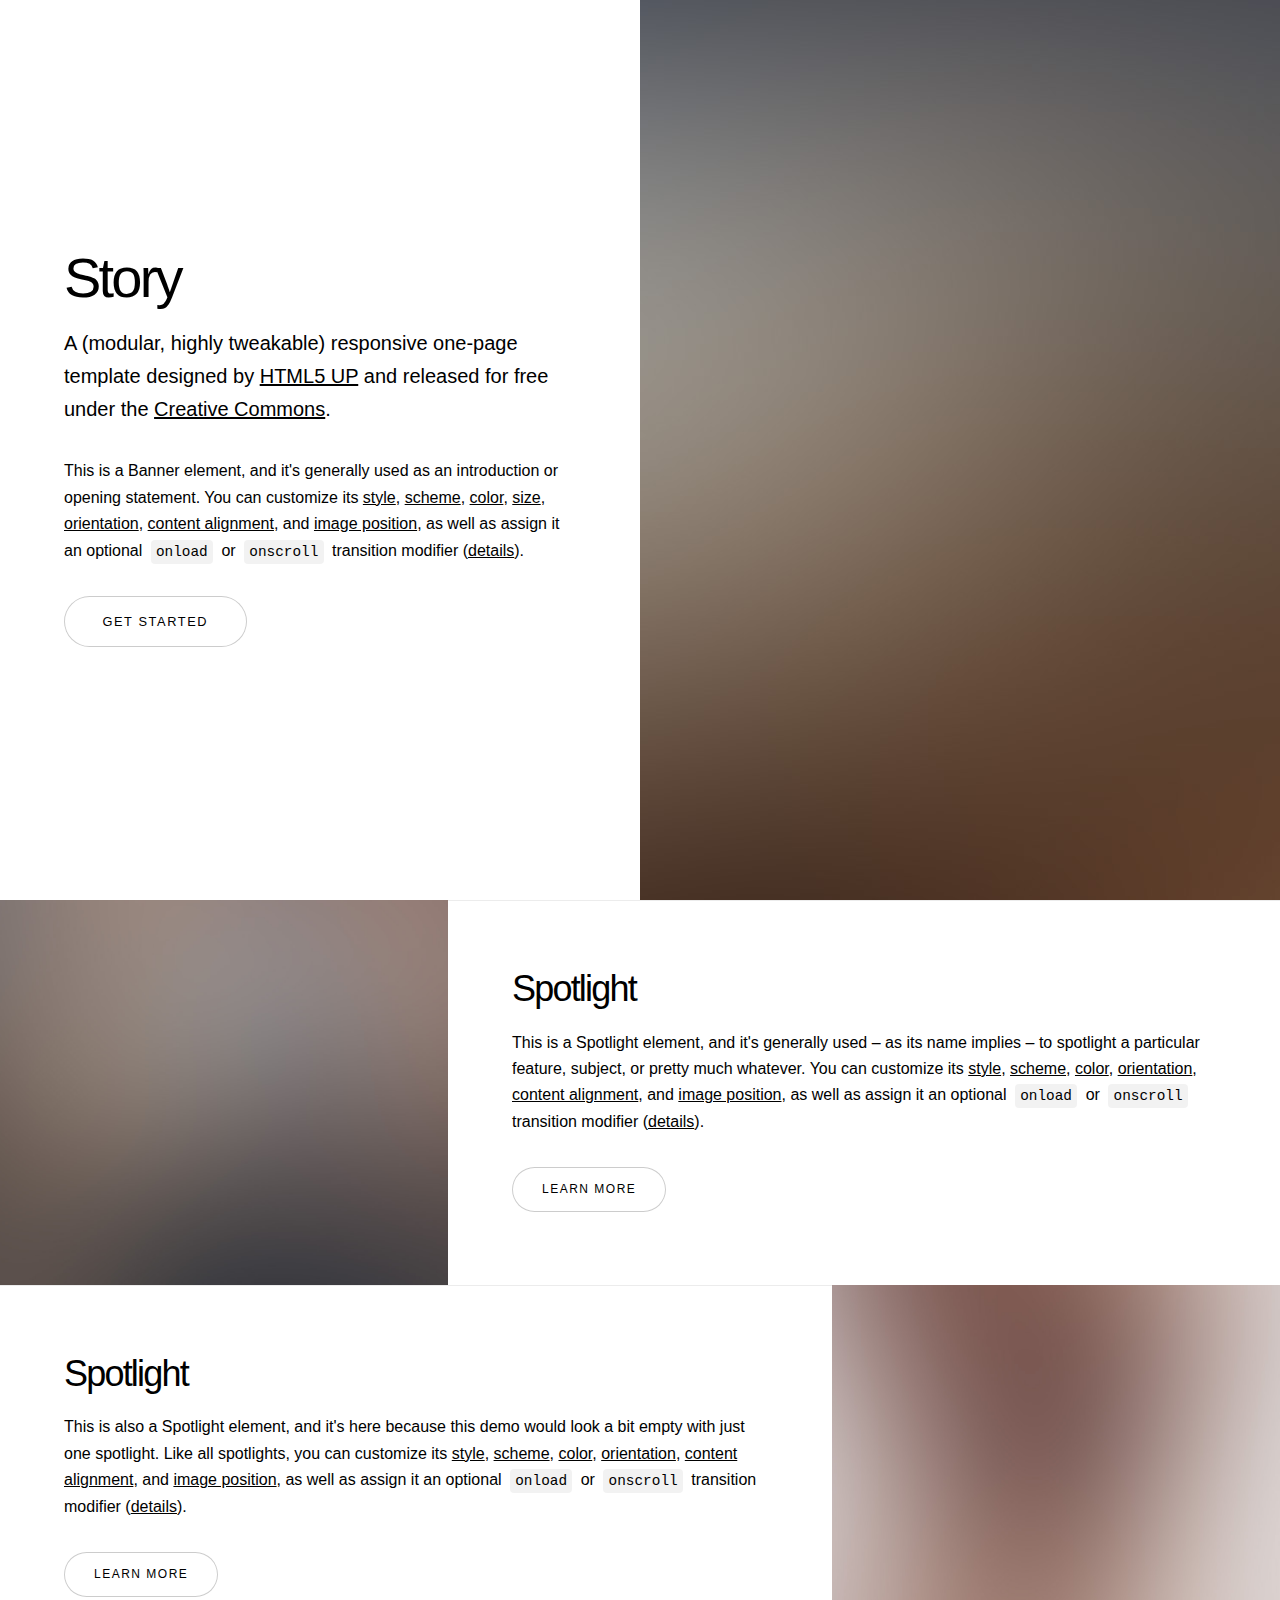
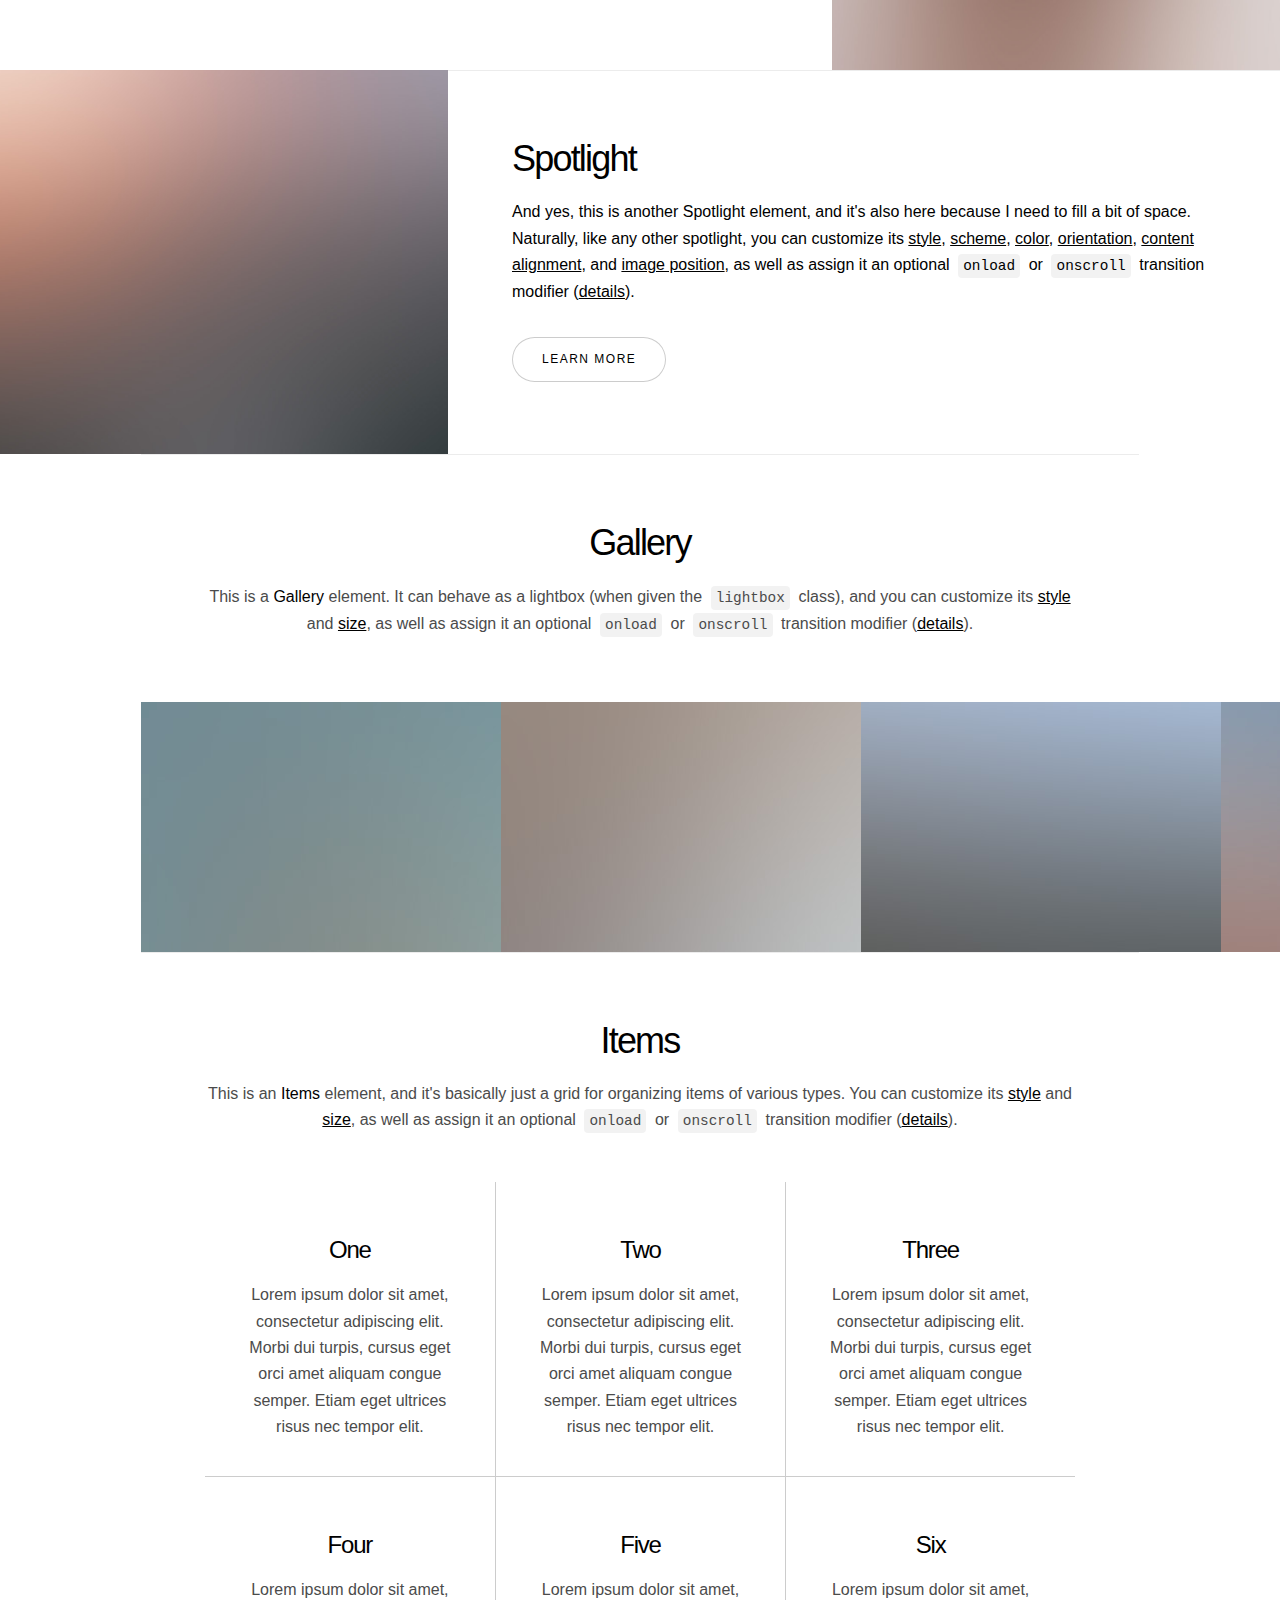
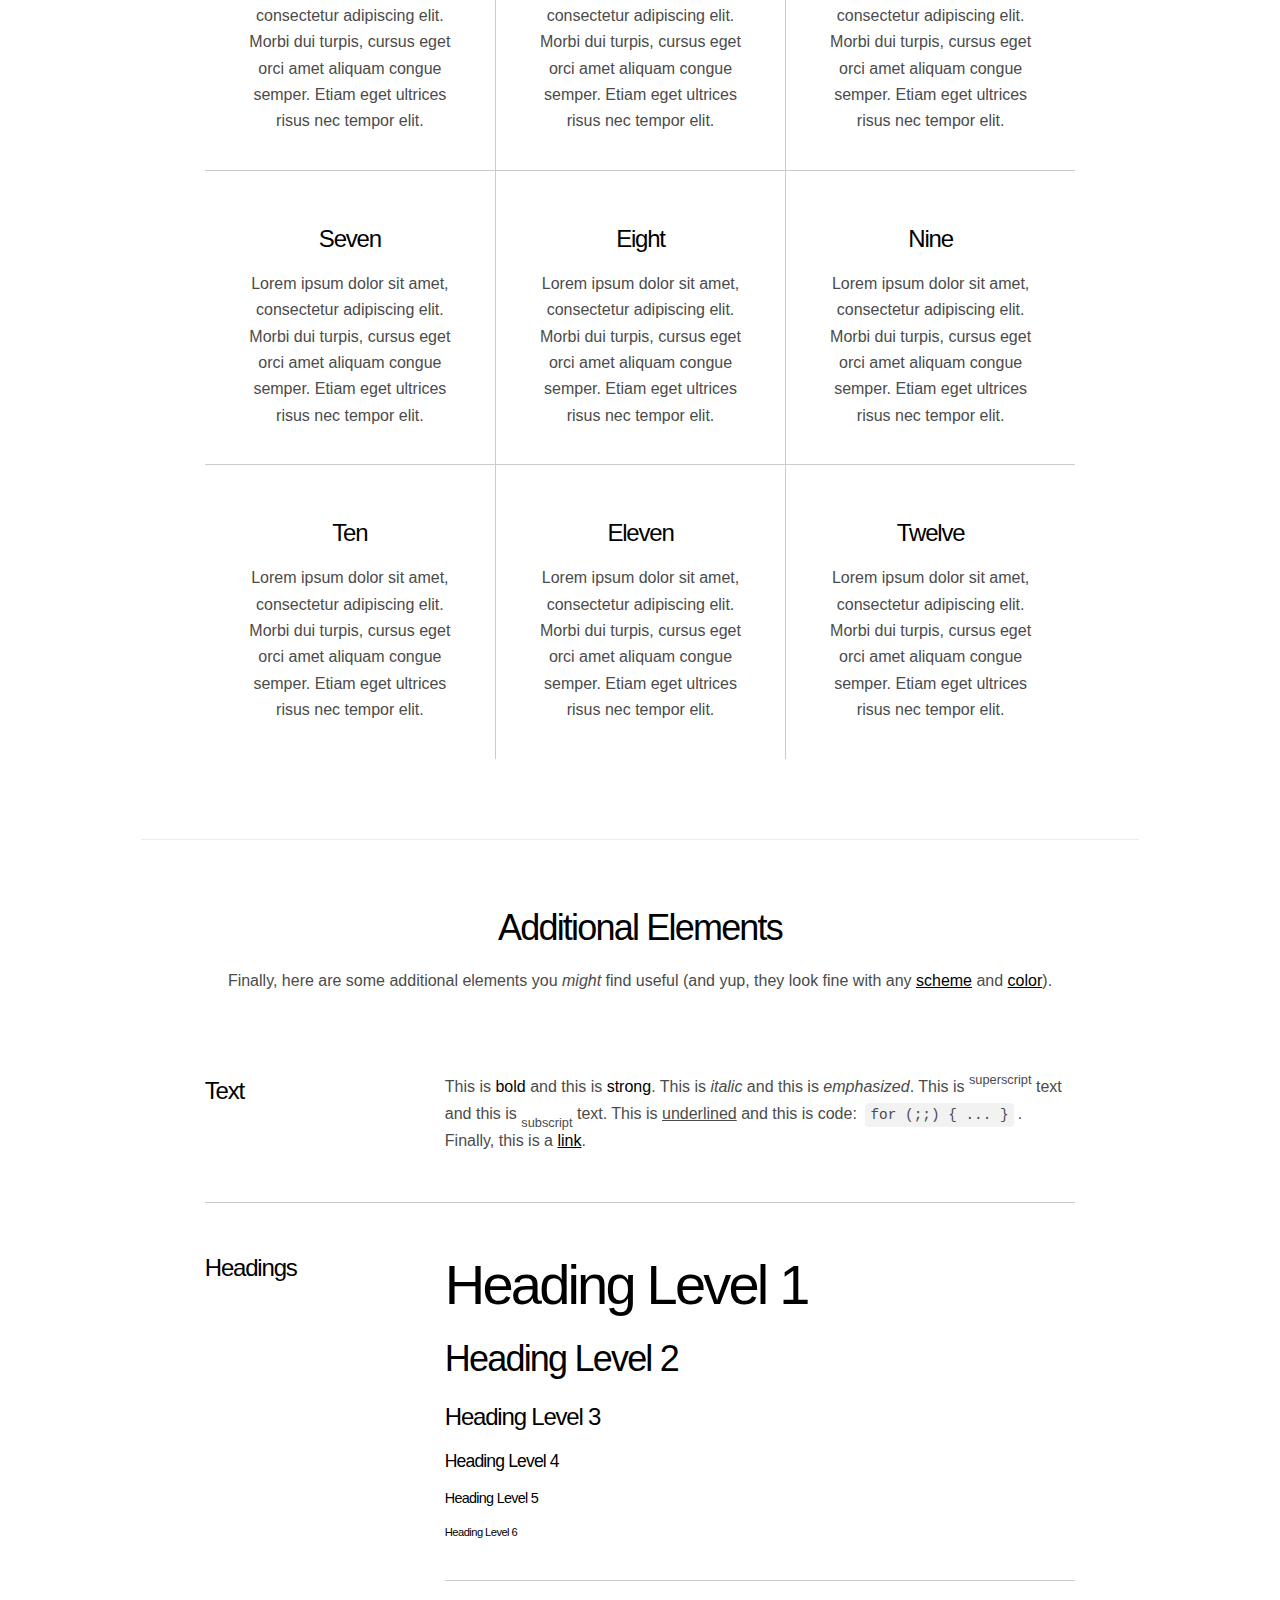
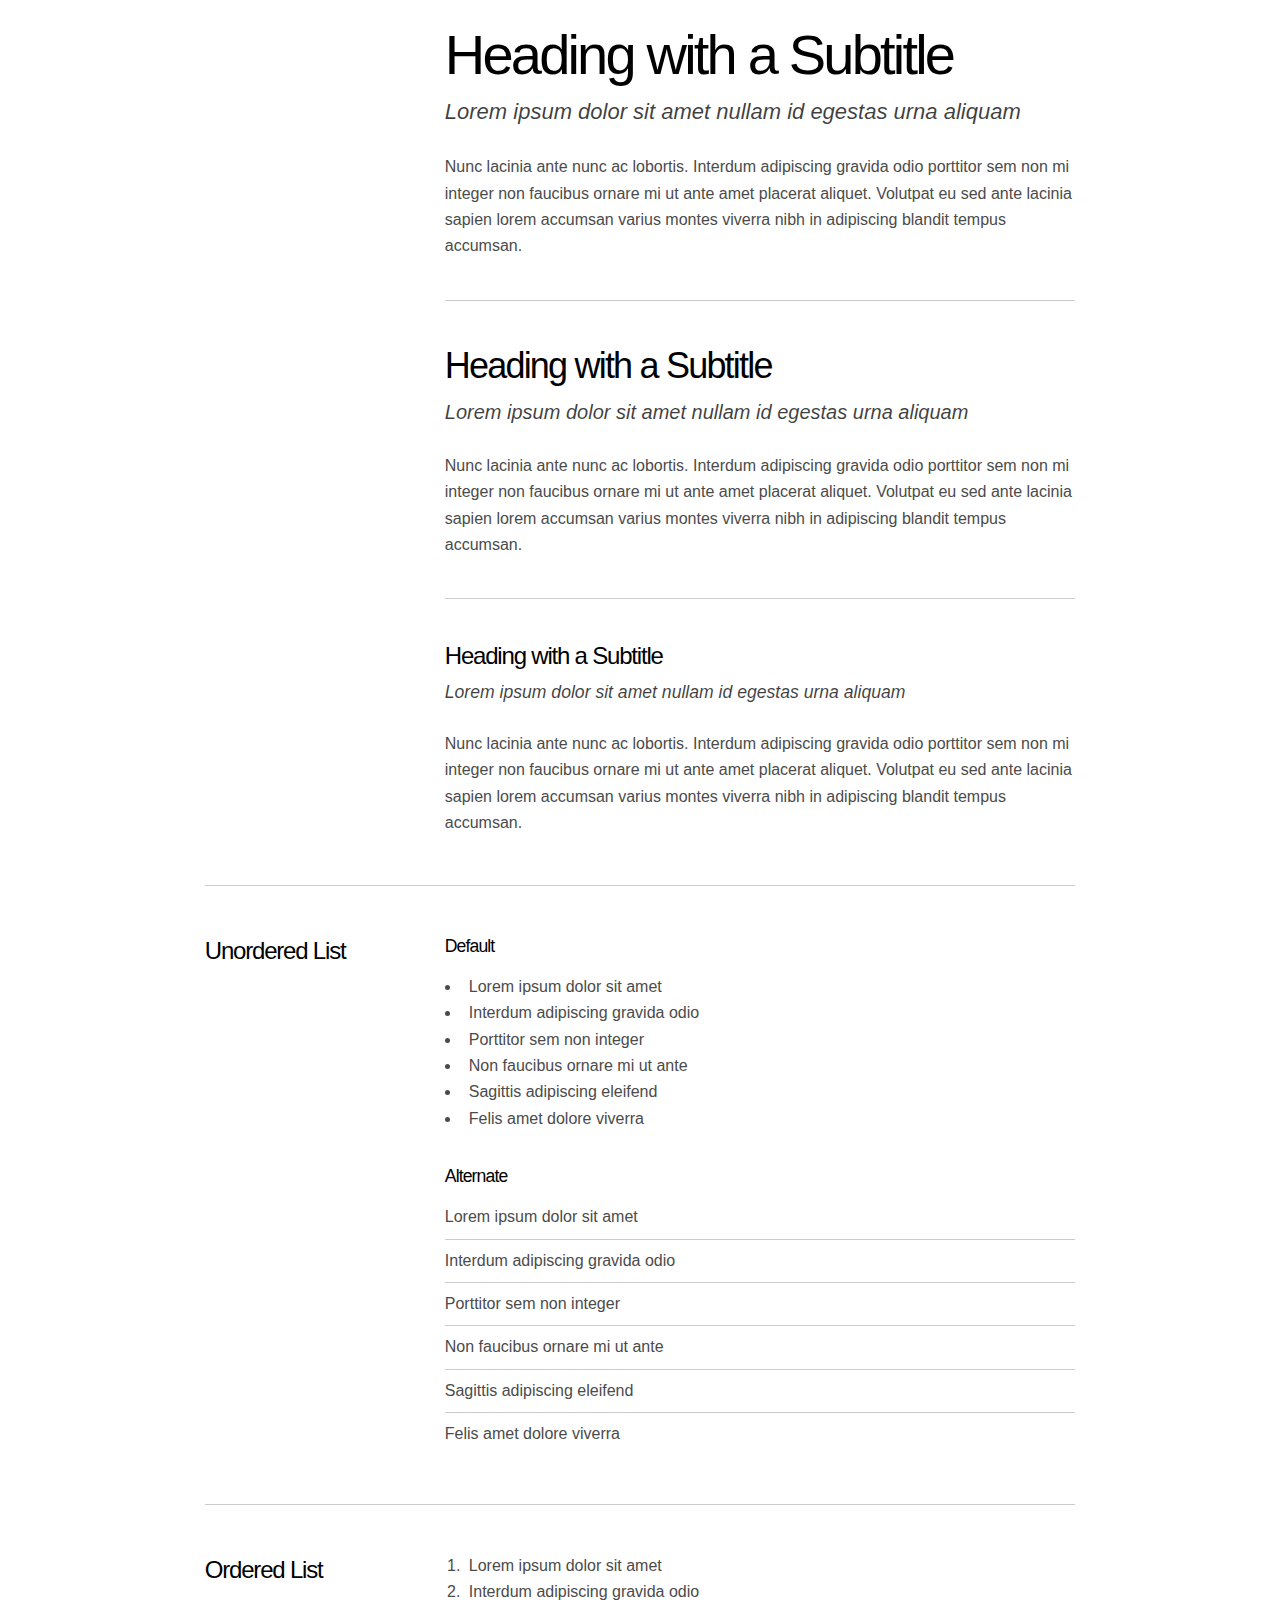
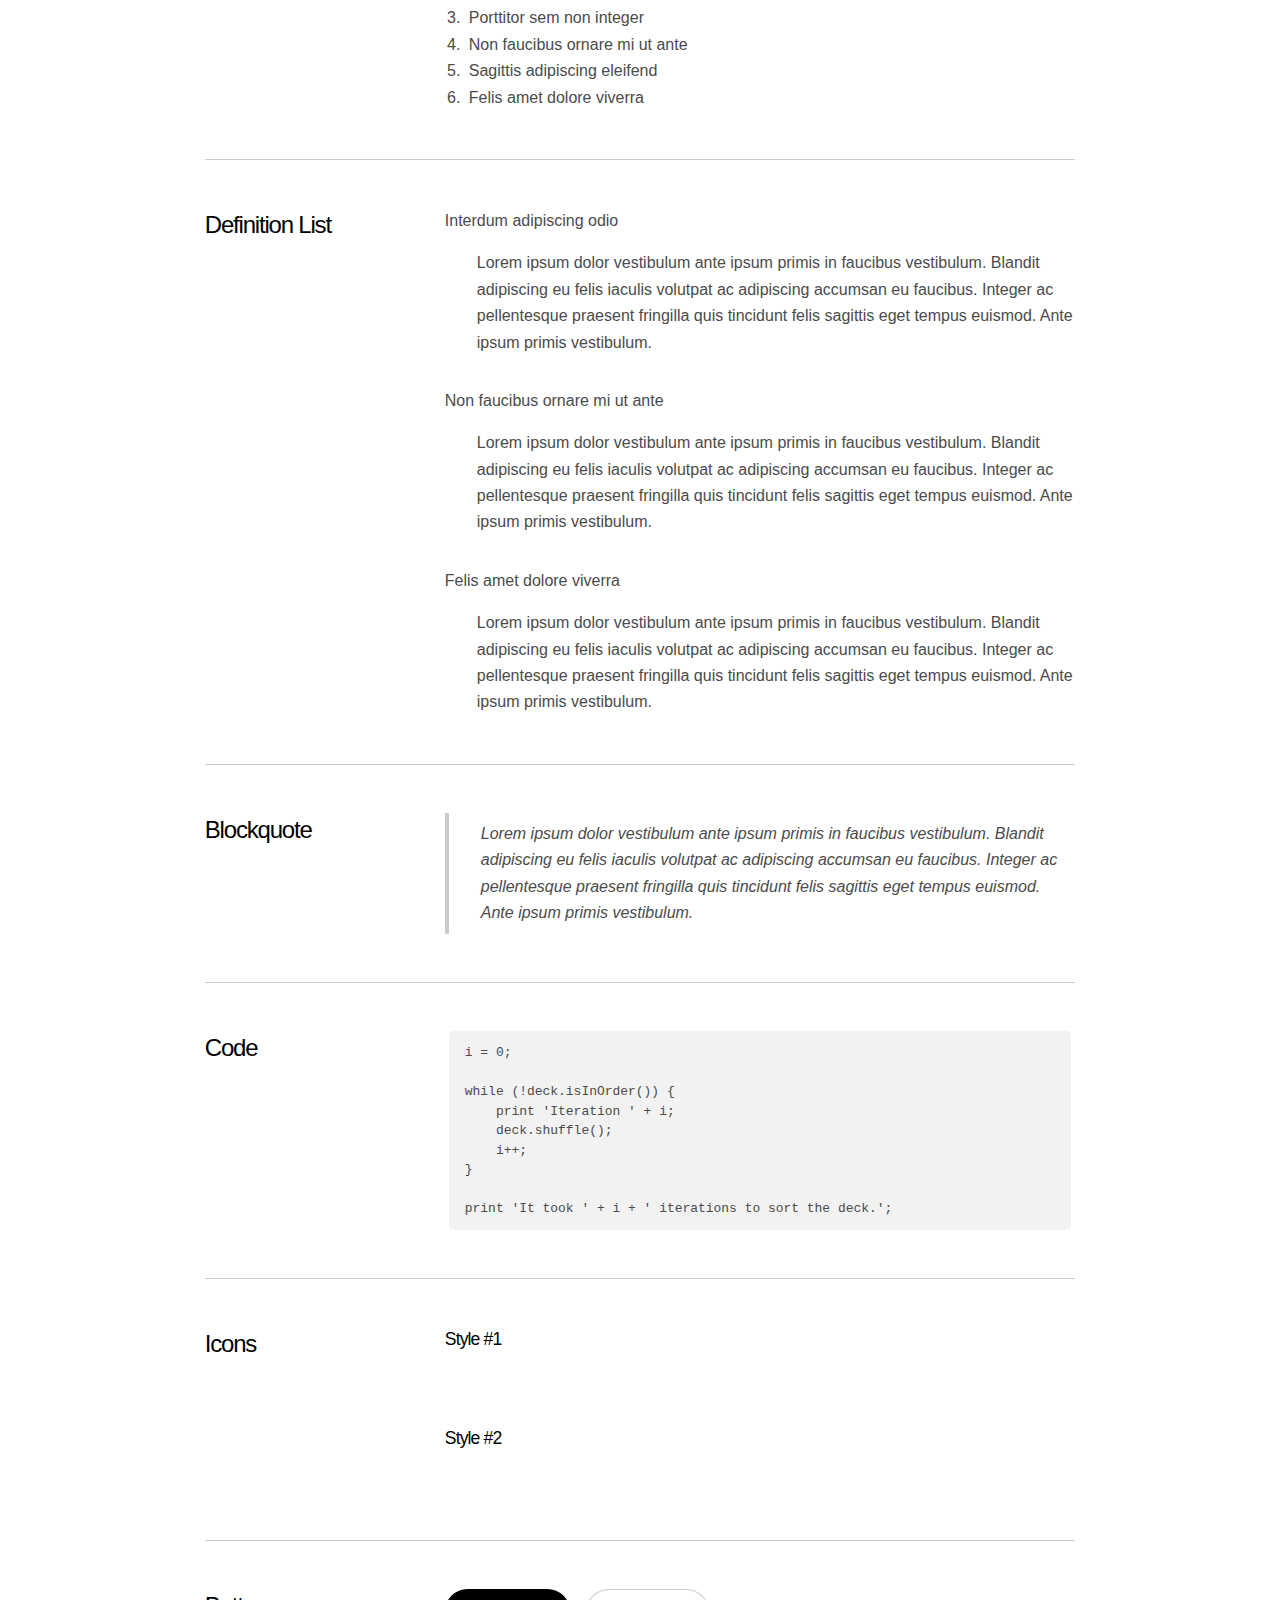
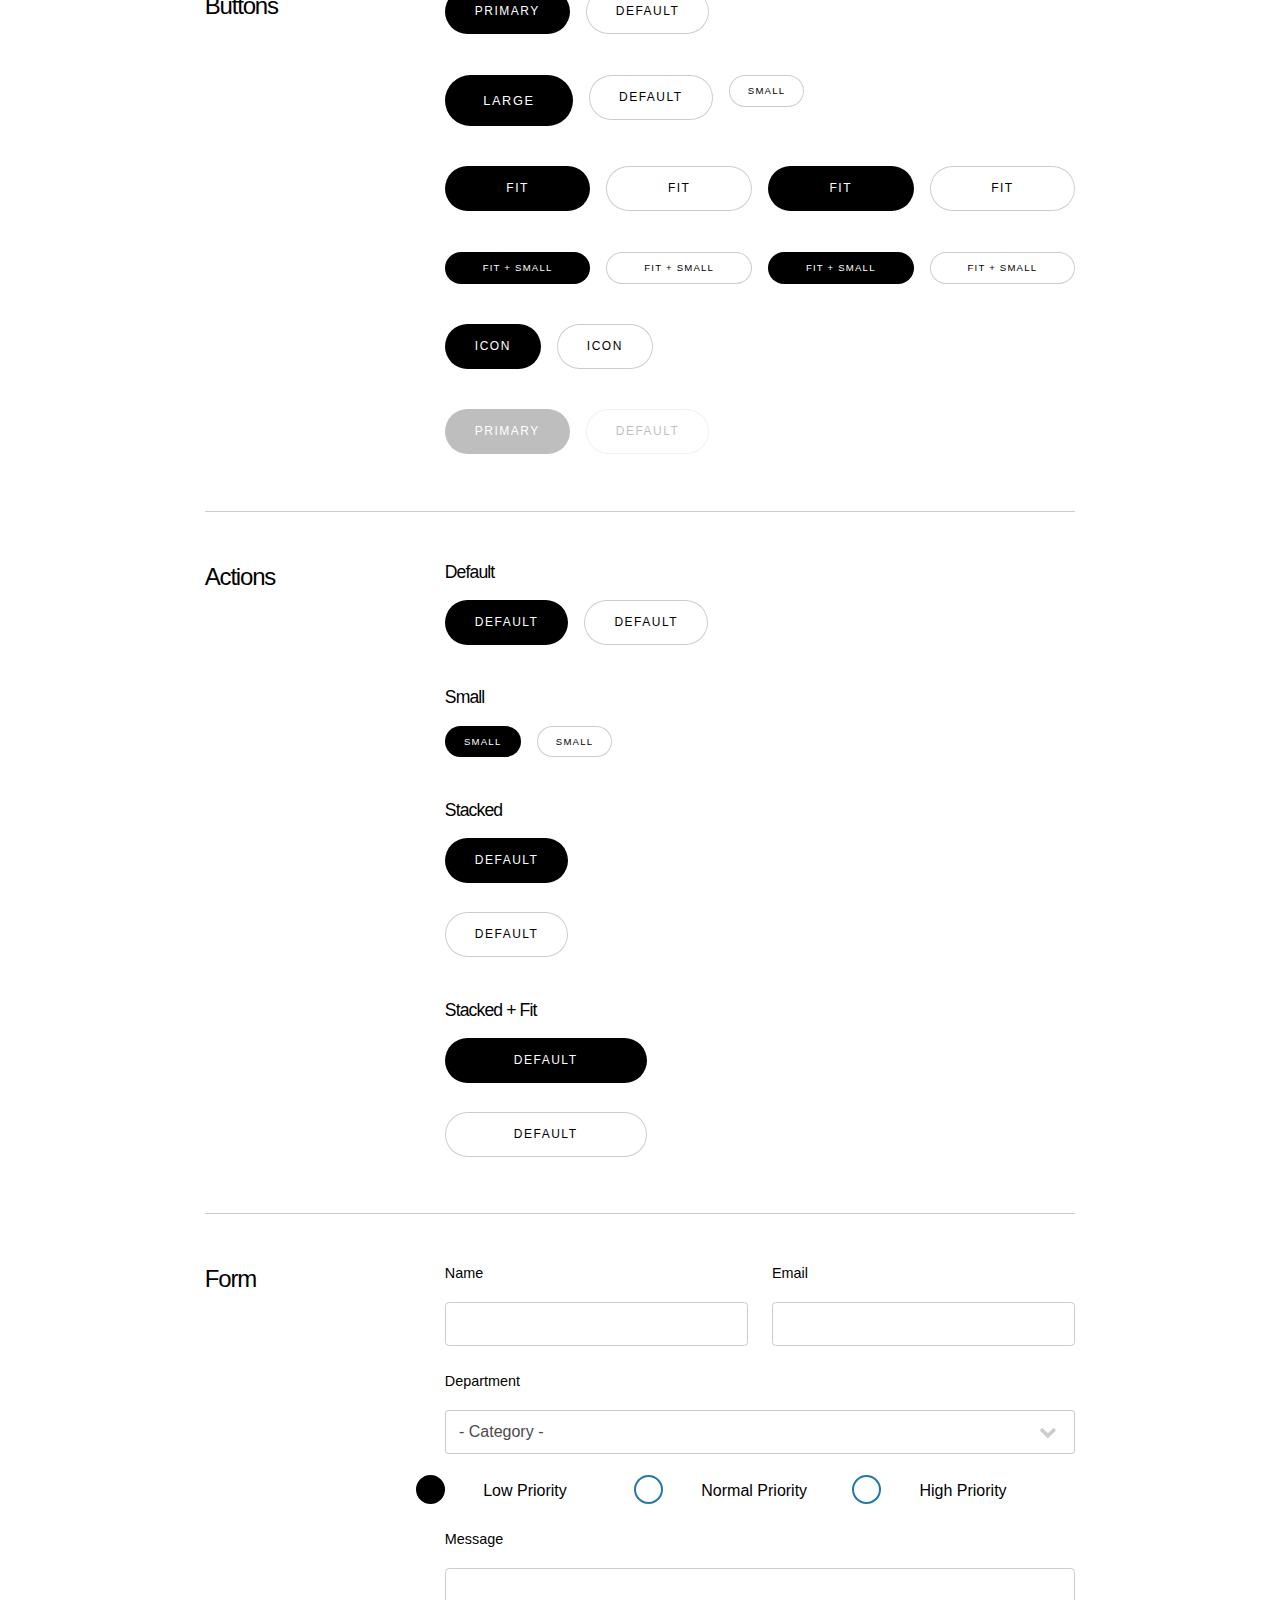
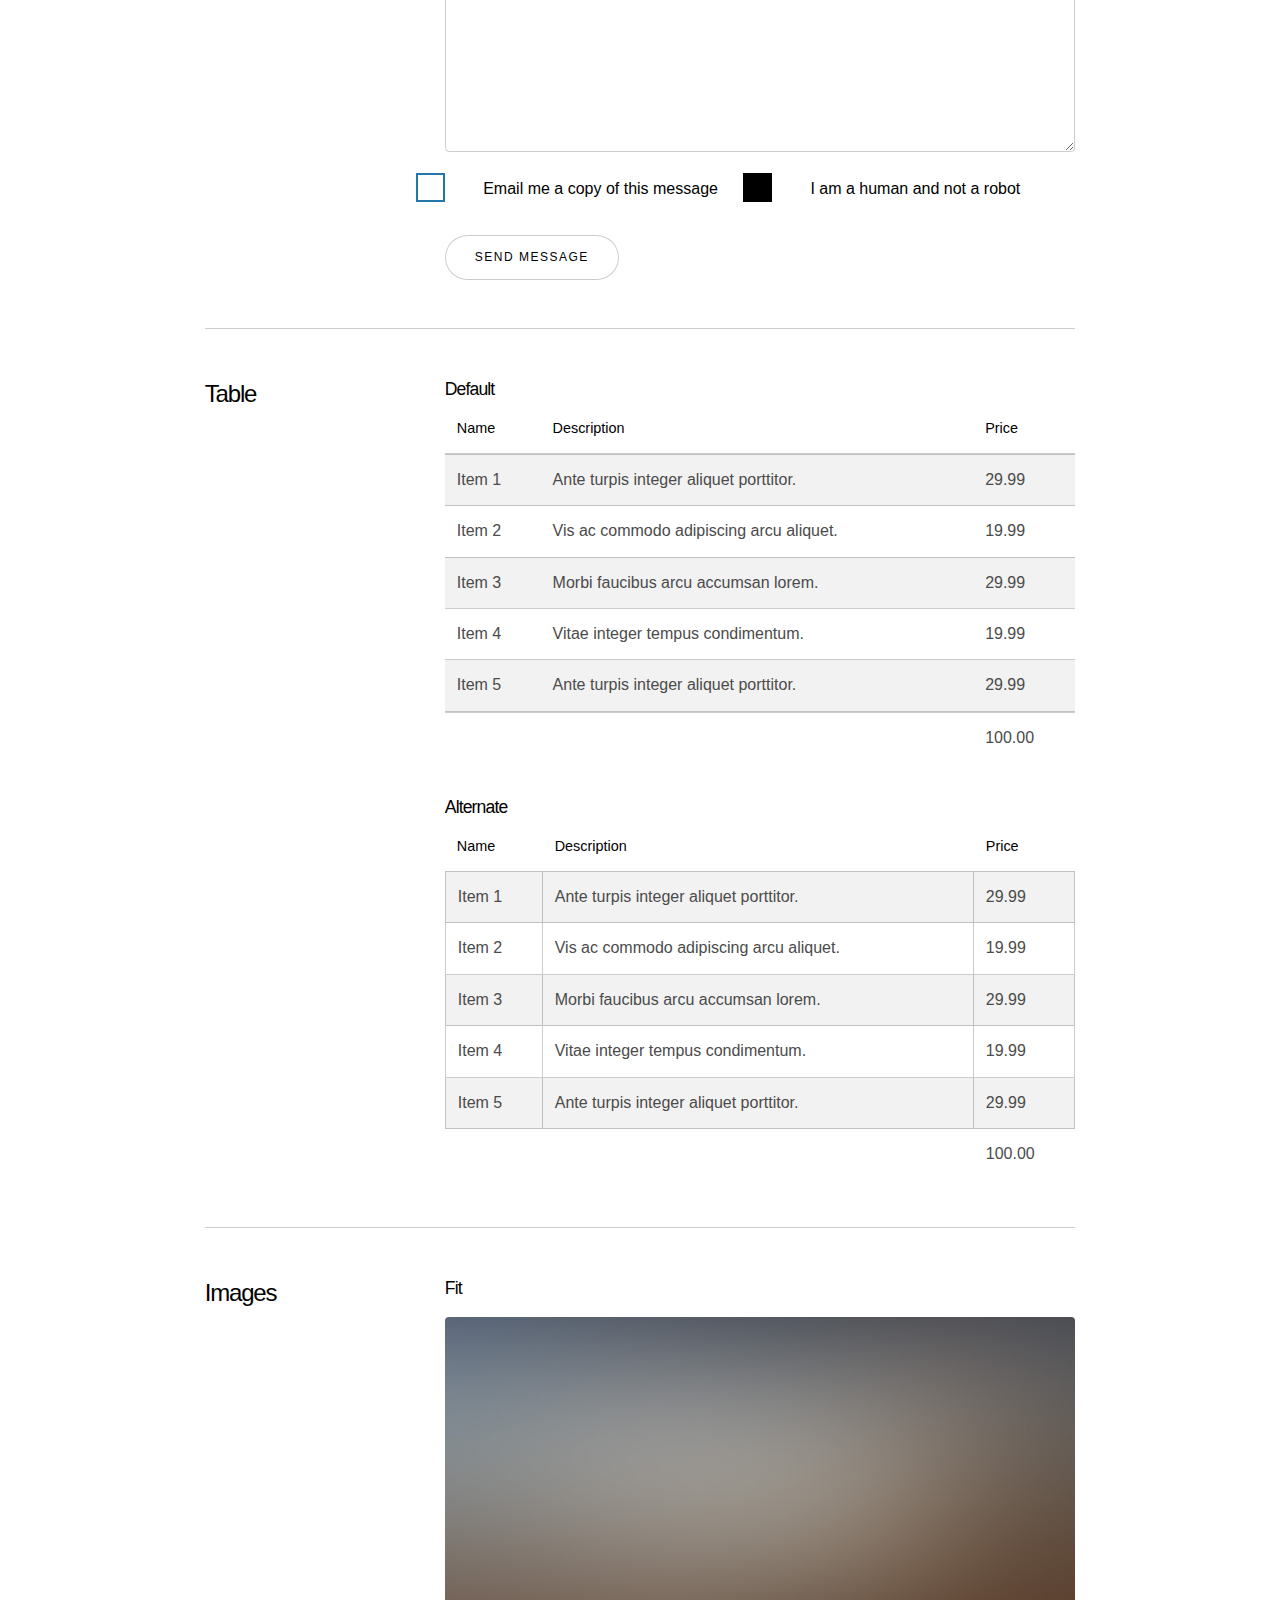
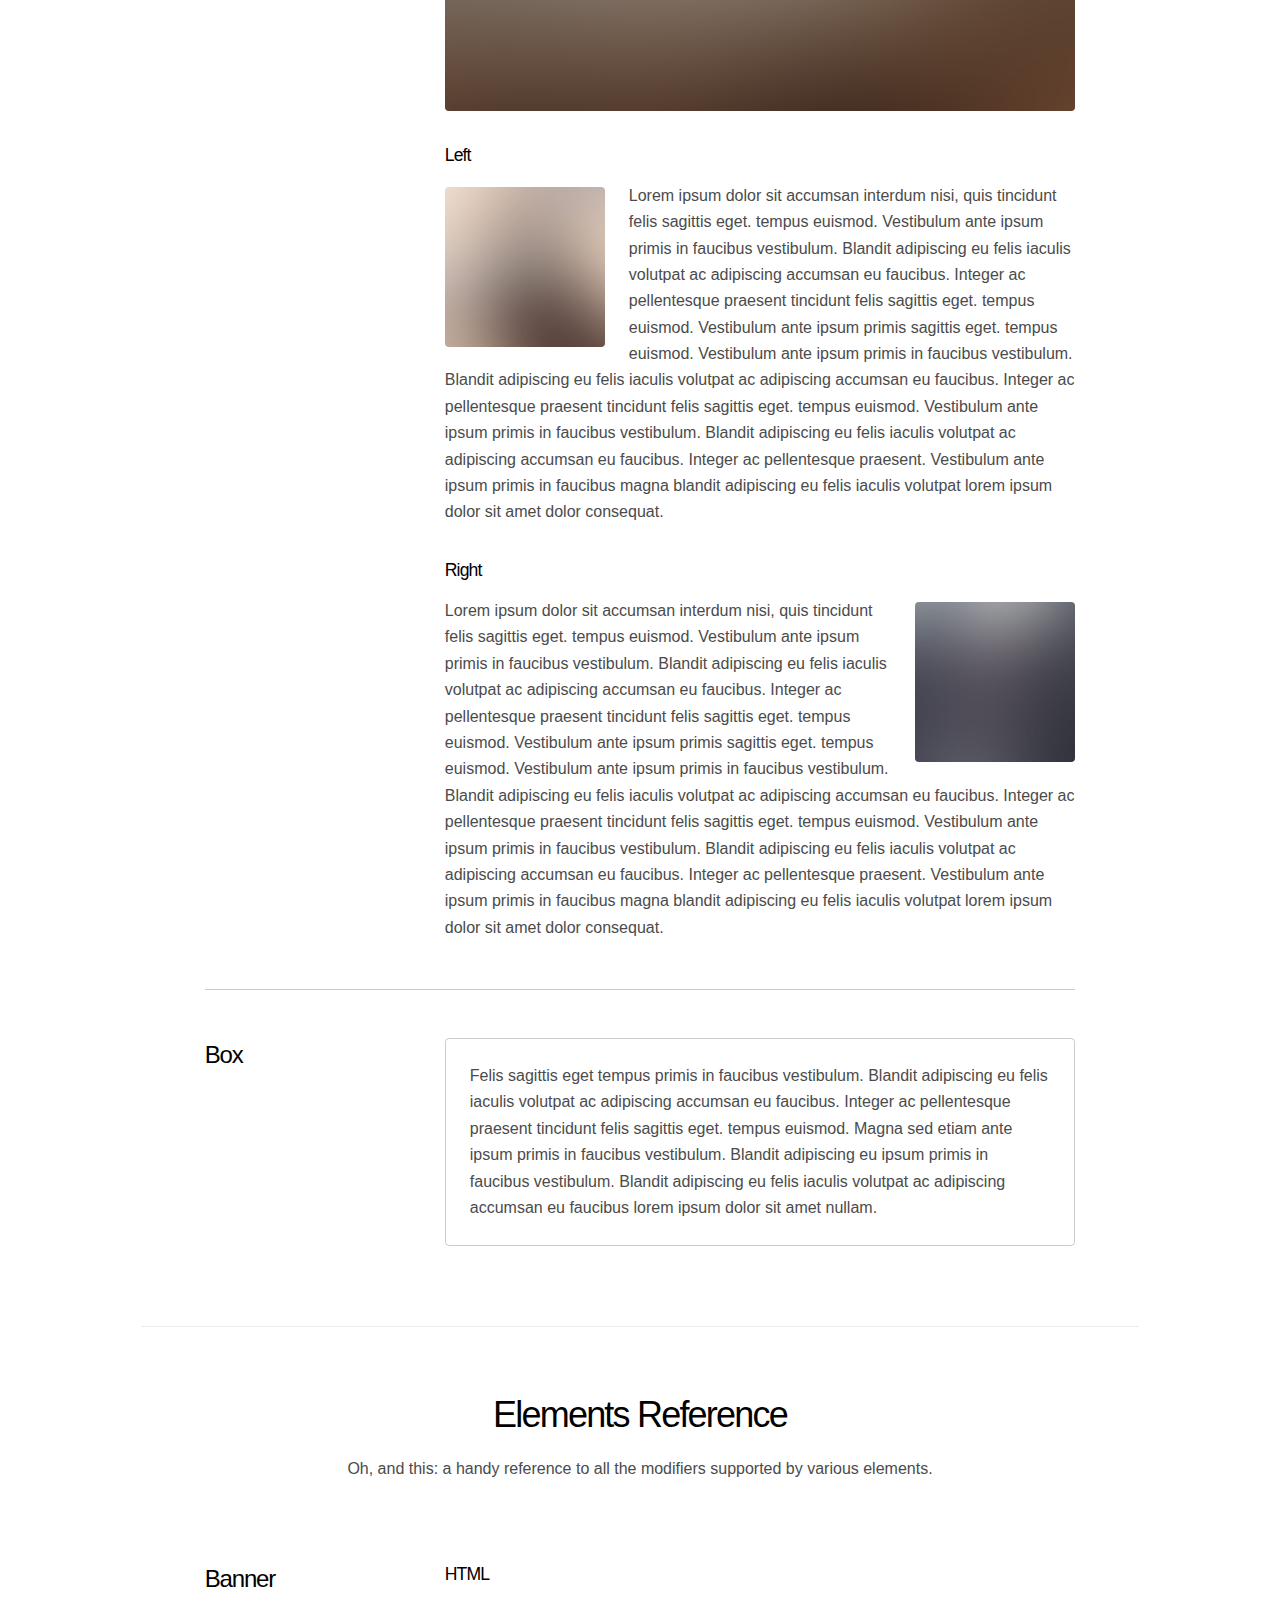
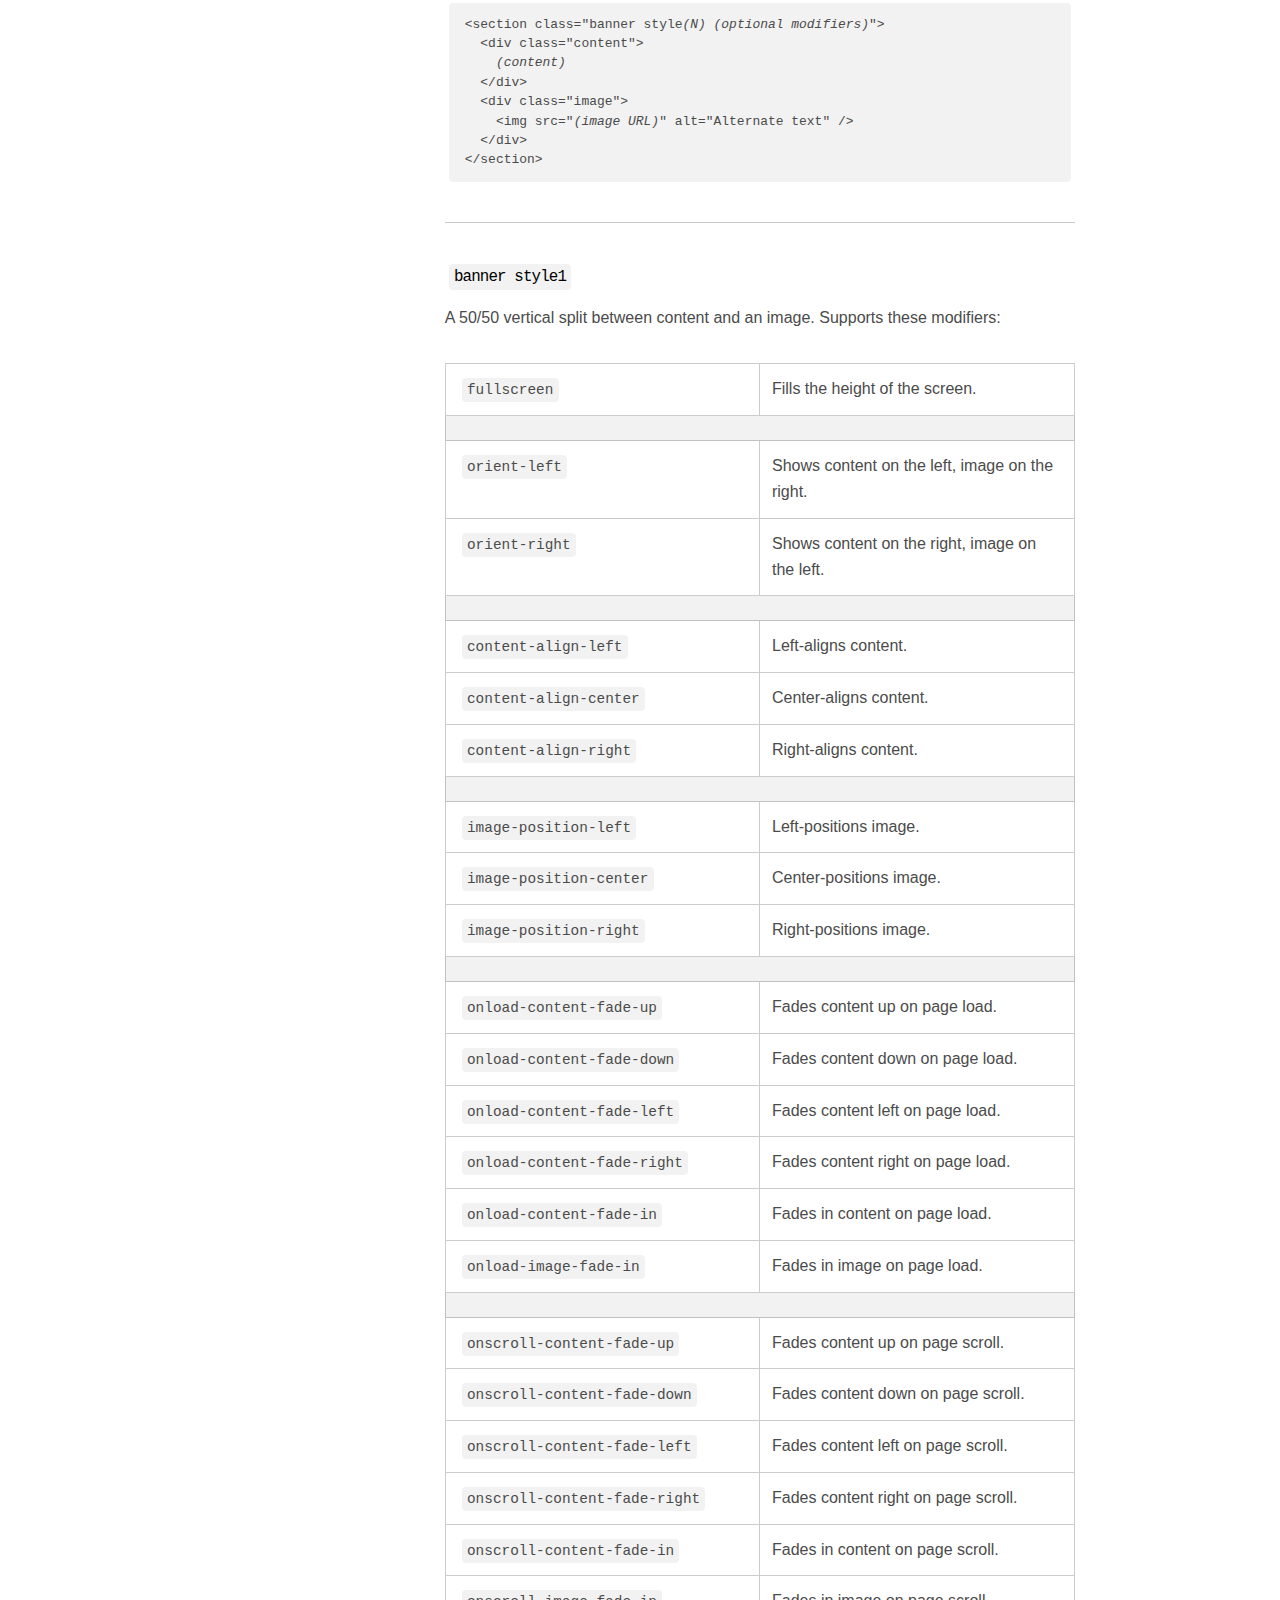
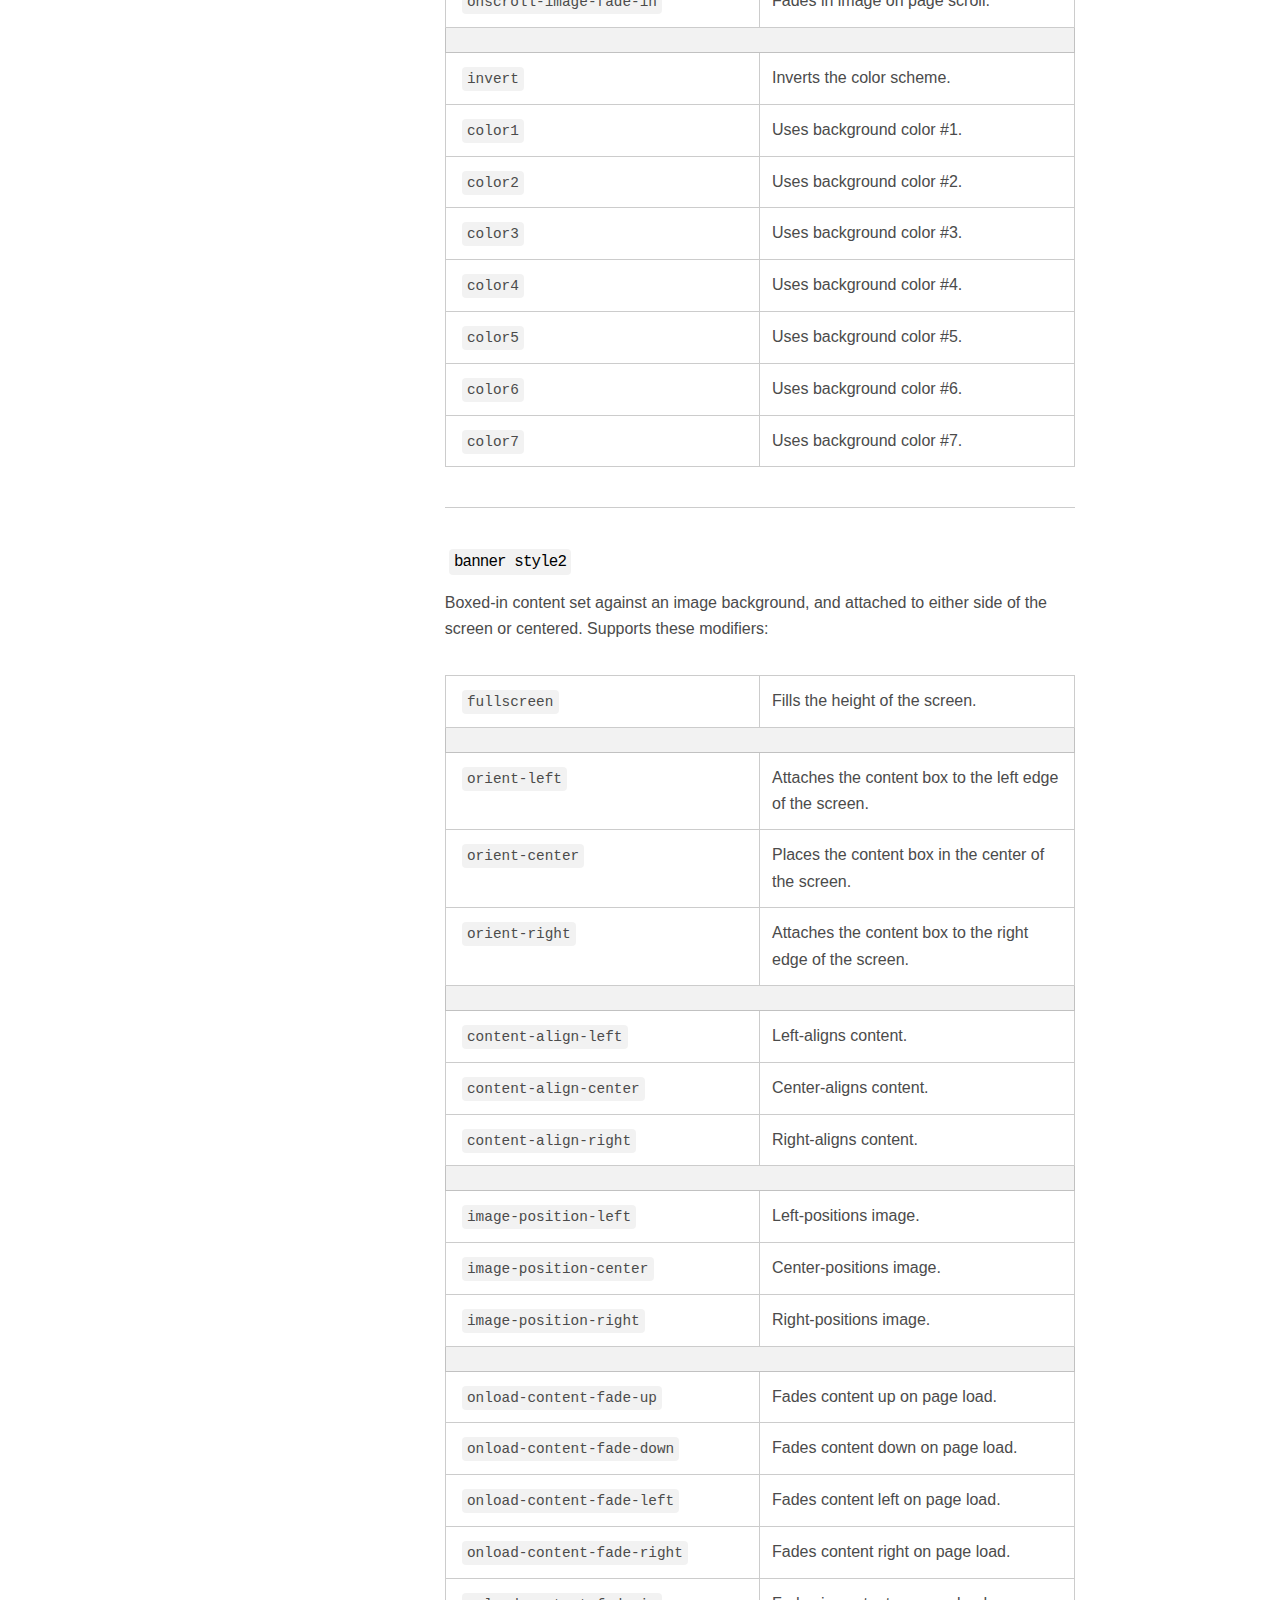
<file: index-demo.html>
<!DOCTYPE HTML>
<!--
	Story by HTML5 UP
	html5up.net | @ajlkn
	Free for personal and commercial use under the CCA 3.0 license (html5up.net/license)

	Note: Only needed for demo purposes. Delete for production sites.
-->
<html>
	<head>
		<title>Story by HTML5 UP</title>
		<meta charset="utf-8" />
		<meta name="viewport" content="width=device-width, initial-scale=1, user-scalable=no" />
		<link rel="stylesheet" href="assets/css/main.css" />
		<noscript><link rel="stylesheet" href="assets/css/noscript.css" /></noscript>
	</head>
	<body class="is-preload">

		<!-- Wrapper -->
			<div id="wrapper" class="divided">

				<!-- Banner -->
					<section class="banner style1 orient-left content-align-left image-position-right fullscreen onload-image-fade-in onload-content-fade-right">
						<div class="content">
							<h1>Story</h1>
							<p class="major">A (modular, highly tweakable) responsive one-page template designed by <a href="https://html5up.net">HTML5 UP</a> and released for free under the <a href="https://html5up.net/license">Creative Commons</a>.</p>
							<p>This is a <strong>Banner</strong> element, and it's generally used as an introduction or opening statement. You can customize its <span class="demo-controls">appearance with a number of modifiers</span>, as well as assign it an optional <code>onload</code> or <code>onscroll</code> transition modifier (<a href="#reference-banner">details</a>).</p>
							<ul class="actions stacked">
								<li><a href="#first" class="button large wide smooth-scroll-middle">Get Started</a></li>
							</ul>
						</div>
						<div class="image">
							<img src="images/banner.jpg" alt="" />
						</div>
					</section>

				<!-- Spotlight -->
					<section class="spotlight style1 orient-right content-align-left image-position-center onscroll-image-fade-in" id="first">
						<div class="content">
							<h2>Spotlight</h2>
							<p>This is a <strong>Spotlight</strong> element, and it's generally used &ndash; as its name implies &ndash; to spotlight a particular feature, subject, or pretty much whatever. You can customize its <span class="demo-controls">appearance with a number of modifiers</span>, as well as assign it an optional <code>onload</code> or <code>onscroll</code> transition modifier (<a href="#reference-spotlight">details</a>).</p>
							<ul class="actions stacked">
								<li><a href="#" class="button">Learn More</a></li>
							</ul>
						</div>
						<div class="image">
							<img src="images/spotlight01.jpg" alt="" />
						</div>
					</section>

				<!-- Spotlight -->
					<section class="spotlight style1 orient-left content-align-left image-position-center onscroll-image-fade-in">
						<div class="content">
							<h2>Spotlight</h2>
							<p>This is also a <strong>Spotlight</strong> element, and it's here because this demo would look a bit empty with just one spotlight. Like all spotlights, you can customize its <span class="demo-controls">appearance with a number of modifiers</span>, as well as assign it an optional <code>onload</code> or <code>onscroll</code> transition modifier (<a href="#reference-spotlight">details</a>).</p>
							<ul class="actions stacked">
								<li><a href="#" class="button">Learn More</a></li>
							</ul>
						</div>
						<div class="image">
							<img src="images/spotlight02.jpg" alt="" />
						</div>
					</section>

				<!-- Spotlight -->
					<section class="spotlight style1 orient-right content-align-left image-position-center onscroll-image-fade-in">
						<div class="content">
							<h2>Spotlight</h2>
							<p>And yes, this is another <strong>Spotlight</strong> element, and it's also here because I need to fill a bit of space. Naturally, like any other spotlight, you can customize its <span class="demo-controls">appearance with a number of modifiers</span>, as well as assign it an optional <code>onload</code> or <code>onscroll</code> transition modifier (<a href="#reference-spotlight">details</a>).</p>
							<ul class="actions stacked">
								<li><a href="#" class="button">Learn More</a></li>
							</ul>
						</div>
						<div class="image">
							<img src="images/spotlight03.jpg" alt="" />
						</div>
					</section>

				<!-- Gallery -->
					<section class="wrapper style1 align-center">
						<div class="inner">
							<h2>Gallery</h2>
							<p>This is a <strong>Gallery</strong> element. It can behave as a lightbox (when given the <code>lightbox</code> class), and you can customize its <span class="demo-controls">appearance with a number of modifiers</span>, as well as assign it an optional <code>onload</code> or <code>onscroll</code> transition modifier (<a href="#reference-gallery">details</a>).</p>
						</div>

						<!-- Gallery -->
							<div class="gallery style2 medium lightbox onscroll-fade-in">
								<article>
									<a href="images/gallery/fulls/01.jpg" class="image">
										<img src="images/gallery/thumbs/01.jpg" alt="" />
									</a>
									<div class="caption">
										<h3>Title</h3>
										<p>Lorem ipsum dolor amet, consectetur magna etiam elit. Etiam sed ultrices.</p>
										<ul class="actions fixed">
											<li><span class="button small">Details</span></li>
										</ul>
									</div>
								</article>
								<article>
									<a href="images/gallery/fulls/02.jpg" class="image">
										<img src="images/gallery/thumbs/02.jpg" alt="" />
									</a>
									<div class="caption">
										<h3>Title</h3>
										<p>Lorem ipsum dolor amet, consectetur magna etiam elit. Etiam sed ultrices.</p>
										<ul class="actions fixed">
											<li><span class="button small">Details</span></li>
										</ul>
									</div>
								</article>
								<article>
									<a href="images/gallery/fulls/03.jpg" class="image">
										<img src="images/gallery/thumbs/03.jpg" alt="" />
									</a>
									<div class="caption">
										<h3>Title</h3>
										<p>Lorem ipsum dolor amet, consectetur magna etiam elit. Etiam sed ultrices.</p>
										<ul class="actions fixed">
											<li><span class="button small">Details</span></li>
										</ul>
									</div>
								</article>
								<article>
									<a href="images/gallery/fulls/04.jpg" class="image">
										<img src="images/gallery/thumbs/04.jpg" alt="" />
									</a>
									<div class="caption">
										<h3>Title</h3>
										<p>Lorem ipsum dolor amet, consectetur magna etiam elit. Etiam sed ultrices.</p>
										<ul class="actions fixed">
											<li><span class="button small">Details</span></li>
										</ul>
									</div>
								</article>
								<article>
									<a href="images/gallery/fulls/05.jpg" class="image">
										<img src="images/gallery/thumbs/05.jpg" alt="" />
									</a>
									<div class="caption">
										<h3>Title</h3>
										<p>Lorem ipsum dolor amet, consectetur magna etiam elit. Etiam sed ultrices.</p>
										<ul class="actions fixed">
											<li><span class="button small">Details</span></li>
										</ul>
									</div>
								</article>
								<article>
									<a href="images/gallery/fulls/06.jpg" class="image">
										<img src="images/gallery/thumbs/06.jpg" alt="" />
									</a>
									<div class="caption">
										<h3>Title</h3>
										<p>Lorem ipsum dolor amet, consectetur magna etiam elit. Etiam sed ultrices.</p>
										<ul class="actions fixed">
											<li><span class="button small">Details</span></li>
										</ul>
									</div>
								</article>
								<article>
									<a href="images/gallery/fulls/07.jpg" class="image">
										<img src="images/gallery/thumbs/07.jpg" alt="" />
									</a>
									<div class="caption">
										<h3>Title</h3>
										<p>Lorem ipsum dolor amet, consectetur magna etiam elit. Etiam sed ultrices.</p>
										<ul class="actions fixed">
											<li><span class="button small">Details</span></li>
										</ul>
									</div>
								</article>
								<article>
									<a href="images/gallery/fulls/08.jpg" class="image">
										<img src="images/gallery/thumbs/08.jpg" alt="" />
									</a>
									<div class="caption">
										<h3>Title</h3>
										<p>Lorem ipsum dolor amet, consectetur magna etiam elit. Etiam sed ultrices.</p>
										<ul class="actions fixed">
											<li><span class="button small">Details</span></li>
										</ul>
									</div>
								</article>
								<article>
									<a href="images/gallery/fulls/09.jpg" class="image">
										<img src="images/gallery/thumbs/09.jpg" alt="" />
									</a>
									<div class="caption">
										<h3>Title</h3>
										<p>Lorem ipsum dolor amet, consectetur magna etiam elit. Etiam sed ultrices.</p>
										<ul class="actions fixed">
											<li><span class="button small">Details</span></li>
										</ul>
									</div>
								</article>
								<article>
									<a href="images/gallery/fulls/10.jpg" class="image">
										<img src="images/gallery/thumbs/10.jpg" alt="" />
									</a>
									<div class="caption">
										<h3>Title</h3>
										<p>Lorem ipsum dolor amet, consectetur magna etiam elit. Etiam sed ultrices.</p>
										<ul class="actions fixed">
											<li><span class="button small">Details</span></li>
										</ul>
									</div>
								</article>
								<article>
									<a href="images/gallery/fulls/11.jpg" class="image">
										<img src="images/gallery/thumbs/11.jpg" alt="" />
									</a>
									<div class="caption">
										<h3>Title</h3>
										<p>Lorem ipsum dolor amet, consectetur magna etiam elit. Etiam sed ultrices.</p>
										<ul class="actions fixed">
											<li><span class="button small">Details</span></li>
										</ul>
									</div>
								</article>
								<article>
									<a href="images/gallery/fulls/12.jpg" class="image">
										<img src="images/gallery/thumbs/12.jpg" alt="" />
									</a>
									<div class="caption">
										<h3>Title</h3>
										<p>Lorem ipsum dolor amet, consectetur magna etiam elit. Etiam sed ultrices.</p>
										<ul class="actions fixed">
											<li><span class="button small">Details</span></li>
										</ul>
									</div>
								</article>
							</div>

					</section>

				<!-- Items -->
					<section class="wrapper style1 align-center">
						<div class="inner">
							<h2>Items</h2>
							<p>This is an <strong>Items</strong> element, and it's basically just a grid for organizing items of various types. You can customize its <span class="demo-controls">appearance with a number of modifiers</span>, as well as assign it an optional <code>onload</code> or <code>onscroll</code> transition modifier (<a href="#reference-items">details</a>).</p>
							<div class="items style1 medium onscroll-fade-in">
								<section>
									<span class="icon style2 major fa-gem"></span>
									<h3>One</h3>
									<p>Lorem ipsum dolor sit amet, consectetur adipiscing elit. Morbi dui turpis, cursus eget orci amet aliquam congue semper. Etiam eget ultrices risus nec tempor elit.</p>
								</section>
								<section>
									<span class="icon solid style2 major fa-save"></span>
									<h3>Two</h3>
									<p>Lorem ipsum dolor sit amet, consectetur adipiscing elit. Morbi dui turpis, cursus eget orci amet aliquam congue semper. Etiam eget ultrices risus nec tempor elit.</p>
								</section>
								<section>
									<span class="icon solid style2 major fa-chart-bar"></span>
									<h3>Three</h3>
									<p>Lorem ipsum dolor sit amet, consectetur adipiscing elit. Morbi dui turpis, cursus eget orci amet aliquam congue semper. Etiam eget ultrices risus nec tempor elit.</p>
								</section>
								<section>
									<span class="icon solid style2 major fa-wifi"></span>
									<h3>Four</h3>
									<p>Lorem ipsum dolor sit amet, consectetur adipiscing elit. Morbi dui turpis, cursus eget orci amet aliquam congue semper. Etiam eget ultrices risus nec tempor elit.</p>
								</section>
								<section>
									<span class="icon solid style2 major fa-cog"></span>
									<h3>Five</h3>
									<p>Lorem ipsum dolor sit amet, consectetur adipiscing elit. Morbi dui turpis, cursus eget orci amet aliquam congue semper. Etiam eget ultrices risus nec tempor elit.</p>
								</section>
								<section>
									<span class="icon style2 major fa-paper-plane"></span>
									<h3>Six</h3>
									<p>Lorem ipsum dolor sit amet, consectetur adipiscing elit. Morbi dui turpis, cursus eget orci amet aliquam congue semper. Etiam eget ultrices risus nec tempor elit.</p>
								</section>
								<section>
									<span class="icon solid style2 major fa-desktop"></span>
									<h3>Seven</h3>
									<p>Lorem ipsum dolor sit amet, consectetur adipiscing elit. Morbi dui turpis, cursus eget orci amet aliquam congue semper. Etiam eget ultrices risus nec tempor elit.</p>
								</section>
								<section>
									<span class="icon solid style2 major fa-sync-alt"></span>
									<h3>Eight</h3>
									<p>Lorem ipsum dolor sit amet, consectetur adipiscing elit. Morbi dui turpis, cursus eget orci amet aliquam congue semper. Etiam eget ultrices risus nec tempor elit.</p>
								</section>
								<section>
									<span class="icon solid style2 major fa-hashtag"></span>
									<h3>Nine</h3>
									<p>Lorem ipsum dolor sit amet, consectetur adipiscing elit. Morbi dui turpis, cursus eget orci amet aliquam congue semper. Etiam eget ultrices risus nec tempor elit.</p>
								</section>
								<section>
									<span class="icon solid style2 major fa-bolt"></span>
									<h3>Ten</h3>
									<p>Lorem ipsum dolor sit amet, consectetur adipiscing elit. Morbi dui turpis, cursus eget orci amet aliquam congue semper. Etiam eget ultrices risus nec tempor elit.</p>
								</section>
								<section>
									<span class="icon style2 major fa-envelope"></span>
									<h3>Eleven</h3>
									<p>Lorem ipsum dolor sit amet, consectetur adipiscing elit. Morbi dui turpis, cursus eget orci amet aliquam congue semper. Etiam eget ultrices risus nec tempor elit.</p>
								</section>
								<section>
									<span class="icon solid style2 major fa-leaf"></span>
									<h3>Twelve</h3>
									<p>Lorem ipsum dolor sit amet, consectetur adipiscing elit. Morbi dui turpis, cursus eget orci amet aliquam congue semper. Etiam eget ultrices risus nec tempor elit.</p>
								</section>
							</div>
						</div>
					</section>

				<!-- Additional Elements -->
					<section class="wrapper style1 align-center">
						<div class="inner">
							<h2>Additional Elements</h2>
							<p>Finally, here are some additional elements you <em>might</em> find useful (and yup, they look fine with any <span class="demo-controls">appearance</span>).</p>
							<div class="index align-left">

								<!-- Text -->
									<section>
										<header>
											<h3>Text</h3>
										</header>
										<div class="content">

											<p>This is <b>bold</b> and this is <strong>strong</strong>. This is <i>italic</i> and this is <em>emphasized</em>.
											This is <sup>superscript</sup> text and this is <sub>subscript</sub> text.
											This is <u>underlined</u> and this is code: <code>for (;;) { ... }</code>.
											Finally, this is a <a href="#">link</a>.</p>

										</div>
									</section>

								<!-- Heading -->
									<section>
										<header>
											<h3>Headings</h3>
										</header>
										<div class="content">

											<h1>Heading Level 1</h1>
											<h2>Heading Level 2</h2>
											<h3>Heading Level 3</h3>
											<h4>Heading Level 4</h4>
											<h5>Heading Level 5</h5>
											<h6>Heading Level 6</h6>

											<hr />

											<header>
												<h1>Heading with a Subtitle</h1>
												<p>Lorem ipsum dolor sit amet nullam id egestas urna aliquam</p>
											</header>
											<p>Nunc lacinia ante nunc ac lobortis. Interdum adipiscing gravida odio porttitor sem non mi integer non faucibus ornare mi ut ante amet placerat aliquet. Volutpat eu sed ante lacinia sapien lorem accumsan varius montes viverra nibh in adipiscing blandit tempus accumsan.</p>

											<hr />

											<header>
												<h2>Heading with a Subtitle</h2>
												<p>Lorem ipsum dolor sit amet nullam id egestas urna aliquam</p>
											</header>
											<p>Nunc lacinia ante nunc ac lobortis. Interdum adipiscing gravida odio porttitor sem non mi integer non faucibus ornare mi ut ante amet placerat aliquet. Volutpat eu sed ante lacinia sapien lorem accumsan varius montes viverra nibh in adipiscing blandit tempus accumsan.</p>

											<hr />

											<header>
												<h3>Heading with a Subtitle</h3>
												<p>Lorem ipsum dolor sit amet nullam id egestas urna aliquam</p>
											</header>
											<p>Nunc lacinia ante nunc ac lobortis. Interdum adipiscing gravida odio porttitor sem non mi integer non faucibus ornare mi ut ante amet placerat aliquet. Volutpat eu sed ante lacinia sapien lorem accumsan varius montes viverra nibh in adipiscing blandit tempus accumsan.</p>

										</div>
									</section>

								<!-- Unordered List -->
									<section>
										<header>
											<h3>Unordered List</h3>
										</header>
										<div class="content">

											<h4>Default</h4>
											<ul>
												<li>Lorem ipsum dolor sit amet</li>
												<li>Interdum adipiscing gravida odio</li>
												<li>Porttitor sem non integer</li>
												<li>Non faucibus ornare mi ut ante</li>
												<li>Sagittis adipiscing eleifend</li>
												<li>Felis amet dolore viverra</li>
											</ul>

											<h4>Alternate</h4>
											<ul class="alt">
												<li>Lorem ipsum dolor sit amet</li>
												<li>Interdum adipiscing gravida odio</li>
												<li>Porttitor sem non integer</li>
												<li>Non faucibus ornare mi ut ante</li>
												<li>Sagittis adipiscing eleifend</li>
												<li>Felis amet dolore viverra</li>
											</ul>

										</div>
									</section>

								<!-- Ordered List -->
									<section>
										<header>
											<h3>Ordered List</h3>
										</header>
										<div class="content">

											<ol>
												<li>Lorem ipsum dolor sit amet</li>
												<li>Interdum adipiscing gravida odio</li>
												<li>Porttitor sem non integer</li>
												<li>Non faucibus ornare mi ut ante</li>
												<li>Sagittis adipiscing eleifend</li>
												<li>Felis amet dolore viverra</li>
											</ol>

										</div>
									</section>

								<!-- Definition List -->
									<section>
										<header>
											<h3>Definition List</h3>
										</header>
										<div class="content">

											<dl>
												<dt>Interdum adipiscing odio</dt>
												<dd>
													<p>Lorem ipsum dolor vestibulum ante ipsum primis in faucibus vestibulum. Blandit adipiscing eu felis iaculis volutpat ac adipiscing accumsan eu faucibus. Integer ac pellentesque praesent fringilla quis tincidunt felis sagittis eget tempus euismod. Ante ipsum primis vestibulum.</p>
												</dd>
												<dt>Non faucibus ornare mi ut ante</dt>
												<dd>
													<p>Lorem ipsum dolor vestibulum ante ipsum primis in faucibus vestibulum. Blandit adipiscing eu felis iaculis volutpat ac adipiscing accumsan eu faucibus. Integer ac pellentesque praesent fringilla quis tincidunt felis sagittis eget tempus euismod. Ante ipsum primis vestibulum.</p>
												</dd>
												<dt>Felis amet dolore viverra</dt>
												<dd>
													<p>Lorem ipsum dolor vestibulum ante ipsum primis in faucibus vestibulum. Blandit adipiscing eu felis iaculis volutpat ac adipiscing accumsan eu faucibus. Integer ac pellentesque praesent fringilla quis tincidunt felis sagittis eget tempus euismod. Ante ipsum primis vestibulum.</p>
												</dd>
											</dl>

										</div>
									</section>

								<!-- Blockquote -->
									<section>
										<header>
											<h3>Blockquote</h3>
										</header>
										<div class="content">

											<blockquote>Lorem ipsum dolor vestibulum ante ipsum primis in faucibus vestibulum. Blandit adipiscing eu felis iaculis volutpat ac adipiscing accumsan eu faucibus. Integer ac pellentesque praesent fringilla quis tincidunt felis sagittis eget tempus euismod. Ante ipsum primis vestibulum.</blockquote>

										</div>
									</section>

								<!-- Code -->
									<section>
										<header>
											<h3>Code</h3>
										</header>
										<div class="content">

											<pre><code>i = 0;

while (!deck.isInOrder()) {
    print 'Iteration ' + i;
    deck.shuffle();
    i++;
}

print 'It took ' + i + ' iterations to sort the deck.';
</code></pre>

										</div>
									</section>

								<!-- Icons -->
									<section>
										<header>
											<h3>Icons</h3>
										</header>
										<div class="content">

											<h4>Style #1</h4>
											<ul class="icons">
												<li><a href="#" class="icon brands style1 fa-twitter"><span class="label">Twitter</span></a></li>
												<li><a href="#" class="icon brands style1 fa-facebook-f"><span class="label">Facebook</span></a></li>
												<li><a href="#" class="icon brands style1 fa-instagram"><span class="label">Instagram</span></a></li>
												<li><a href="#" class="icon brands style1 fa-github"><span class="label">Github</span></a></li>
												<li><a href="#" class="icon brands style1 fa-dribbble"><span class="label">Dribbble</span></a></li>
											</ul>

											<h4>Style #2</h4>
											<ul class="icons">
												<li><a href="#" class="icon brands style2 fa-twitter"><span class="label">Twitter</span></a></li>
												<li><a href="#" class="icon brands style2 fa-facebook-f"><span class="label">Facebook</span></a></li>
												<li><a href="#" class="icon brands style2 fa-instagram"><span class="label">Instagram</span></a></li>
												<li><a href="#" class="icon brands style2 fa-github"><span class="label">Github</span></a></li>
												<li><a href="#" class="icon brands style2 fa-dribbble"><span class="label">Dribbble</span></a></li>
											</ul>

										</div>
									</section>

								<!-- Buttons -->
									<section>
										<header>
											<h3>Buttons</h3>
										</header>
										<div class="content">

											<ul class="actions">
												<li><a href="#" class="button primary">Primary</a></li>
												<li><a href="#" class="button">Default</a></li>
											</ul>
											<ul class="actions">
												<li><a href="#" class="button primary large">Large</a></li>
												<li><a href="#" class="button">Default</a></li>
												<li><a href="#" class="button small">Small</a></li>
											</ul>
											<ul class="actions fit">
												<li><a href="#" class="button primary fit">Fit</a></li>
												<li><a href="#" class="button fit">Fit</a></li>
												<li><a href="#" class="button primary fit">Fit</a></li>
												<li><a href="#" class="button fit">Fit</a></li>
											</ul>
											<ul class="actions fit small">
												<li><a href="#" class="button primary fit small">Fit + Small</a></li>
												<li><a href="#" class="button fit small">Fit + Small</a></li>
												<li><a href="#" class="button primary fit small">Fit + Small</a></li>
												<li><a href="#" class="button fit small">Fit + Small</a></li>
											</ul>
											<ul class="actions">
												<li><a href="#" class="button primary icon solid fa-search">Icon</a></li>
												<li><a href="#" class="button icon solid fa-download">Icon</a></li>
											</ul>
											<ul class="actions">
												<li><span class="button primary disabled">Primary</span></li>
												<li><span class="button disabled">Default</span></li>
											</ul>

										</div>
									</section>

								<!-- Actions -->
									<section>
										<header>
											<h3>Actions</h3>
										</header>
										<div class="content">

											<h4>Default</h4>
											<ul class="actions">
												<li><a href="#" class="button primary">Default</a></li>
												<li><a href="#" class="button">Default</a></li>
											</ul>

											<h4>Small</h4>
											<ul class="actions small">
												<li><a href="#" class="button primary small">Small</a></li>
												<li><a href="#" class="button small">Small</a></li>
											</ul>

											<h4>Stacked</h4>
											<ul class="actions stacked">
												<li><a href="#" class="button primary">Default</a></li>
												<li><a href="#" class="button">Default</a></li>
											</ul>

											<h4>Stacked + Fit</h4>
											<ul class="actions stacked">
												<li><a href="#" class="button primary fit">Default</a></li>
												<li><a href="#" class="button fit">Default</a></li>
											</ul>

										</div>
									</section>

								<!-- Form -->
									<section>
										<header>
											<h3>Form</h3>
										</header>
										<div class="content">

											<form method="post" action="#">
												<div class="fields">
													<div class="field half">
														<label for="name">Name</label>
														<input type="text" name="name" id="name" value="" />
													</div>
													<div class="field half">
														<label for="email">Email</label>
														<input type="email" name="email" id="email" value="" />
													</div>
													<div class="field">
														<label for="department">Department</label>
														<select name="department" id="department">
															<option value="">- Category -</option>
															<option value="1">Manufacturing</option>
															<option value="2">Shipping</option>
															<option value="3">Administration</option>
															<option value="4">Human Resources</option>
														</select>
													</div>
													<div class="field third">
														<input type="radio" id="priority-low" name="priority" checked />
														<label for="priority-low">Low Priority</label>
													</div>
													<div class="field third">
														<input type="radio" id="priority-normal" name="priority" />
														<label for="priority-normal">Normal Priority</label>
													</div>
													<div class="field third">
														<input type="radio" id="priority-high" name="priority" />
														<label for="priority-high">High Priority</label>
													</div>
													<div class="field">
														<label for="message">Message</label>
														<textarea name="message" id="message" rows="6"></textarea>
													</div>
													<div class="field half">
														<input type="checkbox" id="copy" name="copy" />
														<label for="copy">Email me a copy of this message</label>
													</div>
													<div class="field half">
														<input type="checkbox" id="human" name="human" checked />
														<label for="human">I am a human and not a robot</label>
													</div>
												</div>
												<ul class="actions">
													<li><input type="submit" name="submit" id="submit" value="Send Message" /></li>
												</ul>
											</form>

										</div>
									</section>

								<!-- Table -->
									<section>
										<header>
											<h3>Table</h3>
										</header>
										<div class="content">

											<h4>Default</h4>
											<div class="table-wrapper">
												<table>
													<thead>
														<tr>
															<th>Name</th>
															<th>Description</th>
															<th>Price</th>
														</tr>
													</thead>
													<tbody>
														<tr>
															<td>Item 1</td>
															<td>Ante turpis integer aliquet porttitor.</td>
															<td>29.99</td>
														</tr>
														<tr>
															<td>Item 2</td>
															<td>Vis ac commodo adipiscing arcu aliquet.</td>
															<td>19.99</td>
														</tr>
														<tr>
															<td>Item 3</td>
															<td> Morbi faucibus arcu accumsan lorem.</td>
															<td>29.99</td>
														</tr>
														<tr>
															<td>Item 4</td>
															<td>Vitae integer tempus condimentum.</td>
															<td>19.99</td>
														</tr>
														<tr>
															<td>Item 5</td>
															<td>Ante turpis integer aliquet porttitor.</td>
															<td>29.99</td>
														</tr>
													</tbody>
													<tfoot>
														<tr>
															<td colspan="2"></td>
															<td>100.00</td>
														</tr>
													</tfoot>
												</table>
											</div>

											<h4>Alternate</h4>
											<div class="table-wrapper">
												<table class="alt">
													<thead>
														<tr>
															<th>Name</th>
															<th>Description</th>
															<th>Price</th>
														</tr>
													</thead>
													<tbody>
														<tr>
															<td>Item 1</td>
															<td>Ante turpis integer aliquet porttitor.</td>
															<td>29.99</td>
														</tr>
														<tr>
															<td>Item 2</td>
															<td>Vis ac commodo adipiscing arcu aliquet.</td>
															<td>19.99</td>
														</tr>
														<tr>
															<td>Item 3</td>
															<td> Morbi faucibus arcu accumsan lorem.</td>
															<td>29.99</td>
														</tr>
														<tr>
															<td>Item 4</td>
															<td>Vitae integer tempus condimentum.</td>
															<td>19.99</td>
														</tr>
														<tr>
															<td>Item 5</td>
															<td>Ante turpis integer aliquet porttitor.</td>
															<td>29.99</td>
														</tr>
													</tbody>
													<tfoot>
														<tr>
															<td colspan="2"></td>
															<td>100.00</td>
														</tr>
													</tfoot>
												</table>
											</div>

										</div>
									</section>

								<!-- Images -->
									<section>
										<header>
											<h3>Images</h3>
										</header>
										<div class="content">

											<h4>Fit</h4>
											<span class="image fit"><img src="images/banner.jpg" alt="" /></span>

											<h4>Left</h4>
											<p><span class="image left"><img src="images/pic01.jpg" alt="" /></span>Lorem ipsum dolor sit accumsan interdum nisi, quis tincidunt felis sagittis eget. tempus euismod. Vestibulum ante ipsum primis in faucibus vestibulum. Blandit adipiscing eu felis iaculis volutpat ac adipiscing accumsan eu faucibus. Integer ac pellentesque praesent tincidunt felis sagittis eget. tempus euismod. Vestibulum ante ipsum primis sagittis eget. tempus euismod. Vestibulum ante ipsum primis in faucibus vestibulum. Blandit adipiscing eu felis iaculis volutpat ac adipiscing accumsan eu faucibus. Integer ac pellentesque praesent tincidunt felis sagittis eget. tempus euismod. Vestibulum ante ipsum primis in faucibus vestibulum. Blandit adipiscing eu felis iaculis volutpat ac adipiscing accumsan eu faucibus. Integer ac pellentesque praesent. Vestibulum ante ipsum primis in faucibus magna blandit adipiscing eu felis iaculis volutpat lorem ipsum dolor sit amet dolor consequat.</p>

											<h4>Right</h4>
											<p><span class="image right"><img src="images/pic02.jpg" alt="" /></span>Lorem ipsum dolor sit accumsan interdum nisi, quis tincidunt felis sagittis eget. tempus euismod. Vestibulum ante ipsum primis in faucibus vestibulum. Blandit adipiscing eu felis iaculis volutpat ac adipiscing accumsan eu faucibus. Integer ac pellentesque praesent tincidunt felis sagittis eget. tempus euismod. Vestibulum ante ipsum primis sagittis eget. tempus euismod. Vestibulum ante ipsum primis in faucibus vestibulum. Blandit adipiscing eu felis iaculis volutpat ac adipiscing accumsan eu faucibus. Integer ac pellentesque praesent tincidunt felis sagittis eget. tempus euismod. Vestibulum ante ipsum primis in faucibus vestibulum. Blandit adipiscing eu felis iaculis volutpat ac adipiscing accumsan eu faucibus. Integer ac pellentesque praesent. Vestibulum ante ipsum primis in faucibus magna blandit adipiscing eu felis iaculis volutpat lorem ipsum dolor sit amet dolor consequat.</p>

										</div>
									</section>

								<!-- Box -->
									<section>
										<header>
											<h3>Box</h3>
										</header>
										<div class="content">

											<div class="box">
												<p>Felis sagittis eget tempus primis in faucibus vestibulum. Blandit adipiscing eu felis iaculis volutpat ac adipiscing accumsan eu faucibus. Integer ac pellentesque praesent tincidunt felis sagittis eget. tempus euismod. Magna sed etiam ante ipsum primis in faucibus vestibulum. Blandit adipiscing eu ipsum primis in faucibus vestibulum. Blandit adipiscing eu felis iaculis volutpat ac adipiscing accumsan eu faucibus lorem ipsum dolor sit amet nullam.</p>
											</div>

										</div>
									</section>

							</div>


						</div>
					</section>

				<!-- Modifiers -->
					<section class="wrapper style1 align-center" id="reference">
						<div class="inner">
							<h2>Elements Reference</h2>
							<p>Oh, and this: a handy reference to all the modifiers supported by various elements.</p>
							<div class="index align-left">

								<!-- Banner -->
									<section id="reference-banner">
										<header>
											<h3>Banner</h3>
										</header>
										<div class="content">

											<h4>HTML</h4>
<pre><code>&lt;section class="banner style<em>(N)</em> <em>(optional modifiers)</em>"&gt;
  &lt;div class="content"&gt;
    <em>(content)</em>
  &lt;/div&gt;
  &lt;div class="image"&gt;
    &lt;img src="<em>(image URL)</em>" alt="Alternate text" /&gt;
  &lt;/div&gt;
&lt;/section&gt;</code></pre>

											<hr />

											<!-- style1 -->
												<section>
													<h4><code>banner style1</code></h4>
													<p>A 50/50 vertical split between content and an image. Supports these modifiers:</p>

													<div class="table-wrapper">
														<table class="alt uniform fixed">
															<tbody>
																<tr>
																	<td><code>fullscreen</code></td>
																	<td>Fills the height of the screen.</td>
																</tr>
																<tr class="alt">
																	<td colspan="2"></td>
																</tr>
																<tr>
																	<td><code>orient-left</code></td>
																	<td>Shows content on the left, image on the right.</td>
																</tr>
																<tr>
																	<td><code>orient-right</code></td>
																	<td>Shows content on the right, image on the left.</td>
																</tr>
																<tr class="alt">
																	<td colspan="2"></td>
																</tr>
																<tr>
																	<td><code>content-align-left</code></td>
																	<td>Left-aligns content.</td>
																</tr>
																<tr>
																	<td><code>content-align-center</code></td>
																	<td>Center-aligns content.</td>
																</tr>
																<tr>
																	<td><code>content-align-right</code></td>
																	<td>Right-aligns content.</td>
																</tr>
																<tr class="alt">
																	<td colspan="2"></td>
																</tr>
																<tr>
																	<td><code>image-position-left</code></td>
																	<td>Left-positions image.</td>
																</tr>
																<tr>
																	<td><code>image-position-center</code></td>
																	<td>Center-positions image.</td>
																</tr>
																<tr>
																	<td><code>image-position-right</code></td>
																	<td>Right-positions image.</td>
																</tr>
																<tr class="alt">
																	<td colspan="2"></td>
																</tr>
																<tr>
																	<td><code>onload-content-fade-up</code></td>
																	<td>Fades content up on page load.</td>
																</tr>
																<tr>
																	<td><code>onload-content-fade-down</code></td>
																	<td>Fades content down on page load.</td>
																</tr>
																<tr>
																	<td><code>onload-content-fade-left</code></td>
																	<td>Fades content left on page load.</td>
																</tr>
																<tr>
																	<td><code>onload-content-fade-right</code></td>
																	<td>Fades content right on page load.</td>
																</tr>
																<tr>
																	<td><code>onload-content-fade-in</code></td>
																	<td>Fades in content on page load.</td>
																</tr>
																<tr>
																	<td><code>onload-image-fade-in</code></td>
																	<td>Fades in image on page load.</td>
																</tr>
																<tr class="alt">
																	<td colspan="2"></td>
																</tr>
																<tr>
																	<td><code>onscroll-content-fade-up</code></td>
																	<td>Fades content up on page scroll.</td>
																</tr>
																<tr>
																	<td><code>onscroll-content-fade-down</code></td>
																	<td>Fades content down on page scroll.</td>
																</tr>
																<tr>
																	<td><code>onscroll-content-fade-left</code></td>
																	<td>Fades content left on page scroll.</td>
																</tr>
																<tr>
																	<td><code>onscroll-content-fade-right</code></td>
																	<td>Fades content right on page scroll.</td>
																</tr>
																<tr>
																	<td><code>onscroll-content-fade-in</code></td>
																	<td>Fades in content on page scroll.</td>
																</tr>
																<tr>
																	<td><code>onscroll-image-fade-in</code></td>
																	<td>Fades in image on page scroll.</td>
																</tr>
																<tr class="alt">
																	<td colspan="2"></td>
																</tr>
																<tr>
																	<td><code>invert</code></td>
																	<td>Inverts the color scheme.</td>
																</tr>
																<tr>
																	<td><code>color1</code></td>
																	<td>Uses background color #1.</td>
																</tr>
																<tr>
																	<td><code>color2</code></td>
																	<td>Uses background color #2.</td>
																</tr>
																<tr>
																	<td><code>color3</code></td>
																	<td>Uses background color #3.</td>
																</tr>
																<tr>
																	<td><code>color4</code></td>
																	<td>Uses background color #4.</td>
																</tr>
																<tr>
																	<td><code>color5</code></td>
																	<td>Uses background color #5.</td>
																</tr>
																<tr>
																	<td><code>color6</code></td>
																	<td>Uses background color #6.</td>
																</tr>
																<tr>
																	<td><code>color7</code></td>
																	<td>Uses background color #7.</td>
																</tr>
															</tbody>
														</table>
													</div>
												</section>

											<hr />

											<!-- style2 -->
												<section>
													<h4><code>banner style2</code></h4>
													<p>Boxed-in content set against an image background, and attached to either side of the screen or centered. Supports these modifiers:</p>

													<div class="table-wrapper">
														<table class="alt uniform fixed">
															<tbody>
																<tr>
																	<td><code>fullscreen</code></td>
																	<td>Fills the height of the screen.</td>
																</tr>
																<tr class="alt">
																	<td colspan="2"></td>
																</tr>
																<tr>
																	<td><code>orient-left</code></td>
																	<td>Attaches the content box to the left edge of the screen.</td>
																</tr>
																<tr>
																	<td><code>orient-center</code></td>
																	<td>Places the content box in the center of the screen.</td>
																</tr>
																<tr>
																	<td><code>orient-right</code></td>
																	<td>Attaches the content box to the right edge of the screen.</td>
																</tr>
																<tr class="alt">
																	<td colspan="2"></td>
																</tr>
																<tr>
																	<td><code>content-align-left</code></td>
																	<td>Left-aligns content.</td>
																</tr>
																<tr>
																	<td><code>content-align-center</code></td>
																	<td>Center-aligns content.</td>
																</tr>
																<tr>
																	<td><code>content-align-right</code></td>
																	<td>Right-aligns content.</td>
																</tr>
																<tr class="alt">
																	<td colspan="2"></td>
																</tr>
																<tr>
																	<td><code>image-position-left</code></td>
																	<td>Left-positions image.</td>
																</tr>
																<tr>
																	<td><code>image-position-center</code></td>
																	<td>Center-positions image.</td>
																</tr>
																<tr>
																	<td><code>image-position-right</code></td>
																	<td>Right-positions image.</td>
																</tr>
																<tr class="alt">
																	<td colspan="2"></td>
																</tr>
																<tr>
																	<td><code>onload-content-fade-up</code></td>
																	<td>Fades content up on page load.</td>
																</tr>
																<tr>
																	<td><code>onload-content-fade-down</code></td>
																	<td>Fades content down on page load.</td>
																</tr>
																<tr>
																	<td><code>onload-content-fade-left</code></td>
																	<td>Fades content left on page load.</td>
																</tr>
																<tr>
																	<td><code>onload-content-fade-right</code></td>
																	<td>Fades content right on page load.</td>
																</tr>
																<tr>
																	<td><code>onload-content-fade-in</code></td>
																	<td>Fades in content on page load.</td>
																</tr>
																<tr>
																	<td><code>onload-image-fade-in</code></td>
																	<td>Fades in image on page load.</td>
																</tr>
																<tr class="alt">
																	<td colspan="2"></td>
																</tr>
																<tr>
																	<td><code>onscroll-content-fade-up</code></td>
																	<td>Fades content up on page scroll.</td>
																</tr>
																<tr>
																	<td><code>onscroll-content-fade-down</code></td>
																	<td>Fades content down on page scroll.</td>
																</tr>
																<tr>
																	<td><code>onscroll-content-fade-left</code></td>
																	<td>Fades content left on page scroll.</td>
																</tr>
																<tr>
																	<td><code>onscroll-content-fade-right</code></td>
																	<td>Fades content right on page scroll.</td>
																</tr>
																<tr>
																	<td><code>onscroll-content-fade-in</code></td>
																	<td>Fades in content on page scroll.</td>
																</tr>
																<tr>
																	<td><code>onscroll-image-fade-in</code></td>
																	<td>Fades in image on page scroll.</td>
																</tr>
																<tr class="alt">
																	<td colspan="2"></td>
																</tr>
																<tr>
																	<td><code>invert</code></td>
																	<td>Inverts the color scheme.</td>
																</tr>
																<tr>
																	<td><code>color1</code></td>
																	<td>Uses background color #1.</td>
																</tr>
																<tr>
																	<td><code>color2</code></td>
																	<td>Uses background color #2.</td>
																</tr>
																<tr>
																	<td><code>color3</code></td>
																	<td>Uses background color #3.</td>
																</tr>
																<tr>
																	<td><code>color4</code></td>
																	<td>Uses background color #4.</td>
																</tr>
																<tr>
																	<td><code>color5</code></td>
																	<td>Uses background color #5.</td>
																</tr>
																<tr>
																	<td><code>color6</code></td>
																	<td>Uses background color #6.</td>
																</tr>
																<tr>
																	<td><code>color7</code></td>
																	<td>Uses background color #7.</td>
																</tr>
															</tbody>
														</table>
													</div>
												</section>

											<hr />

											<!-- style3 -->
												<section>
													<h4><code>banner style3</code></h4>
													<p>An image within a circular frame placed to the side of content. Supports these modifiers:</p>

													<div class="table-wrapper">
														<table class="alt uniform fixed">
															<tbody>
																<tr>
																	<td><code>fullscreen</code></td>
																	<td>Fills the height of the screen.</td>
																</tr>
																<tr class="alt">
																	<td colspan="2"></td>
																</tr>
																<tr>
																	<td><code>orient-left</code></td>
																	<td>Places the content on the left, image on the right.</td>
																</tr>
																<tr>
																	<td><code>orient-right</code></td>
																	<td>Places the content on the right, image on the left.</td>
																</tr>
																<tr class="alt">
																	<td colspan="2"></td>
																</tr>
																<tr>
																	<td><code>content-align-left</code></td>
																	<td>Left-aligns content.</td>
																</tr>
																<tr>
																	<td><code>content-align-center</code></td>
																	<td>Center-aligns content.</td>
																</tr>
																<tr>
																	<td><code>content-align-right</code></td>
																	<td>Right-aligns content.</td>
																</tr>
																<tr class="alt">
																	<td colspan="2"></td>
																</tr>
																<tr>
																	<td><code>image-position-left</code></td>
																	<td>Left-positions image.</td>
																</tr>
																<tr>
																	<td><code>image-position-center</code></td>
																	<td>Center-positions image.</td>
																</tr>
																<tr>
																	<td><code>image-position-right</code></td>
																	<td>Right-positions image.</td>
																</tr>
																<tr class="alt">
																	<td colspan="2"></td>
																</tr>
																<tr>
																	<td><code>onload-content-fade-up</code></td>
																	<td>Fades content up on page load.</td>
																</tr>
																<tr>
																	<td><code>onload-content-fade-down</code></td>
																	<td>Fades content down on page load.</td>
																</tr>
																<tr>
																	<td><code>onload-content-fade-left</code></td>
																	<td>Fades content left on page load.</td>
																</tr>
																<tr>
																	<td><code>onload-content-fade-right</code></td>
																	<td>Fades content right on page load.</td>
																</tr>
																<tr>
																	<td><code>onload-content-fade-in</code></td>
																	<td>Fades in content on page load.</td>
																</tr>
																<tr>
																	<td><code>onload-image-fade-up</code></td>
																	<td>Fades image up on page load.</td>
																</tr>
																<tr>
																	<td><code>onload-image-fade-down</code></td>
																	<td>Fades image down on page load.</td>
																</tr>
																<tr>
																	<td><code>onload-image-fade-left</code></td>
																	<td>Fades image left on page load.</td>
																</tr>
																<tr>
																	<td><code>onload-image-fade-right</code></td>
																	<td>Fades image right on page load.</td>
																</tr>
																<tr>
																	<td><code>onload-image-fade-in</code></td>
																	<td>Fades in image on page load.</td>
																</tr>
																<tr class="alt">
																	<td colspan="2"></td>
																</tr>
																<tr>
																	<td><code>onscroll-content-fade-up</code></td>
																	<td>Fades content up on page scroll.</td>
																</tr>
																<tr>
																	<td><code>onscroll-content-fade-down</code></td>
																	<td>Fades content down on page scroll.</td>
																</tr>
																<tr>
																	<td><code>onscroll-content-fade-left</code></td>
																	<td>Fades content left on page scroll.</td>
																</tr>
																<tr>
																	<td><code>onscroll-content-fade-right</code></td>
																	<td>Fades content right on page scroll.</td>
																</tr>
																<tr>
																	<td><code>onscroll-content-fade-in</code></td>
																	<td>Fades in content on page scroll.</td>
																</tr>
																<tr>
																	<td><code>onscroll-image-fade-up</code></td>
																	<td>Fades image up on page scroll.</td>
																</tr>
																<tr>
																	<td><code>onscroll-image-fade-down</code></td>
																	<td>Fades image down on page scroll.</td>
																</tr>
																<tr>
																	<td><code>onscroll-image-fade-left</code></td>
																	<td>Fades image left on page scroll.</td>
																</tr>
																<tr>
																	<td><code>onscroll-image-fade-right</code></td>
																	<td>Fades image right on page scroll.</td>
																</tr>
																<tr>
																	<td><code>onscroll-image-fade-in</code></td>
																	<td>Fades in image on page scroll.</td>
																</tr>
																<tr class="alt">
																	<td colspan="2"></td>
																</tr>
																<tr>
																	<td><code>invert</code></td>
																	<td>Inverts the color scheme.</td>
																</tr>
																<tr>
																	<td><code>color1</code></td>
																	<td>Uses background color #1.</td>
																</tr>
																<tr>
																	<td><code>color2</code></td>
																	<td>Uses background color #2.</td>
																</tr>
																<tr>
																	<td><code>color3</code></td>
																	<td>Uses background color #3.</td>
																</tr>
																<tr>
																	<td><code>color4</code></td>
																	<td>Uses background color #4.</td>
																</tr>
																<tr>
																	<td><code>color5</code></td>
																	<td>Uses background color #5.</td>
																</tr>
																<tr>
																	<td><code>color6</code></td>
																	<td>Uses background color #6.</td>
																</tr>
																<tr>
																	<td><code>color7</code></td>
																	<td>Uses background color #7.</td>
																</tr>
															</tbody>
														</table>
													</div>
												</section>

											<hr />

											<!-- style4 -->
												<section>
													<h4><code>banner style4</code></h4>
													<p>An image within a phone-shaped frame placed to the side of content. Supports these modifiers:</p>

													<div class="table-wrapper">
														<table class="alt uniform fixed">
															<tbody>
																<tr>
																	<td><code>fullscreen</code></td>
																	<td>Fills the height of the screen.</td>
																</tr>
																<tr class="alt">
																	<td colspan="2"></td>
																</tr>
																<tr>
																	<td><code>iphone</code></td>
																	<td>Uses iPhone styling for image frame.</td>
																</tr>
																<tr>
																	<td><code>android</code></td>
																	<td>Uses Android styling for image frame.</td>
																</tr>
																<tr class="alt">
																	<td colspan="2"></td>
																</tr>
																<tr>
																	<td><code>orient-left</code></td>
																	<td>Places the content on the left, image on the right.</td>
																</tr>
																<tr>
																	<td><code>orient-right</code></td>
																	<td>Places the content on the right, image on the left.</td>
																</tr>
																<tr class="alt">
																	<td colspan="2"></td>
																</tr>
																<tr>
																	<td><code>content-align-left</code></td>
																	<td>Left-aligns content.</td>
																</tr>
																<tr>
																	<td><code>content-align-center</code></td>
																	<td>Center-aligns content.</td>
																</tr>
																<tr>
																	<td><code>content-align-right</code></td>
																	<td>Right-aligns content.</td>
																</tr>
																<tr class="alt">
																	<td colspan="2"></td>
																</tr>
																<tr>
																	<td><code>image-position-left</code></td>
																	<td>Left-positions image.</td>
																</tr>
																<tr>
																	<td><code>image-position-center</code></td>
																	<td>Center-positions image.</td>
																</tr>
																<tr>
																	<td><code>image-position-right</code></td>
																	<td>Right-positions image.</td>
																</tr>
																<tr class="alt">
																	<td colspan="2"></td>
																</tr>
																<tr>
																	<td><code>onload-content-fade-up</code></td>
																	<td>Fades content up on page load.</td>
																</tr>
																<tr>
																	<td><code>onload-content-fade-down</code></td>
																	<td>Fades content down on page load.</td>
																</tr>
																<tr>
																	<td><code>onload-content-fade-left</code></td>
																	<td>Fades content left on page load.</td>
																</tr>
																<tr>
																	<td><code>onload-content-fade-right</code></td>
																	<td>Fades content right on page load.</td>
																</tr>
																<tr>
																	<td><code>onload-content-fade-in</code></td>
																	<td>Fades in content on page load.</td>
																</tr>
																<tr>
																	<td><code>onload-image-fade-up</code></td>
																	<td>Fades image up on page load.</td>
																</tr>
																<tr>
																	<td><code>onload-image-fade-down</code></td>
																	<td>Fades image down on page load.</td>
																</tr>
																<tr>
																	<td><code>onload-image-fade-left</code></td>
																	<td>Fades image left on page load.</td>
																</tr>
																<tr>
																	<td><code>onload-image-fade-right</code></td>
																	<td>Fades image right on page load.</td>
																</tr>
																<tr>
																	<td><code>onload-image-fade-in</code></td>
																	<td>Fades in image on page load.</td>
																</tr>
																<tr class="alt">
																	<td colspan="2"></td>
																</tr>
																<tr>
																	<td><code>onscroll-content-fade-up</code></td>
																	<td>Fades content up on page scroll.</td>
																</tr>
																<tr>
																	<td><code>onscroll-content-fade-down</code></td>
																	<td>Fades content down on page scroll.</td>
																</tr>
																<tr>
																	<td><code>onscroll-content-fade-left</code></td>
																	<td>Fades content left on page scroll.</td>
																</tr>
																<tr>
																	<td><code>onscroll-content-fade-right</code></td>
																	<td>Fades content right on page scroll.</td>
																</tr>
																<tr>
																	<td><code>onscroll-content-fade-in</code></td>
																	<td>Fades in content on page scroll.</td>
																</tr>
																<tr>
																	<td><code>onscroll-image-fade-up</code></td>
																	<td>Fades image up on page scroll.</td>
																</tr>
																<tr>
																	<td><code>onscroll-image-fade-down</code></td>
																	<td>Fades image down on page scroll.</td>
																</tr>
																<tr>
																	<td><code>onscroll-image-fade-left</code></td>
																	<td>Fades image left on page scroll.</td>
																</tr>
																<tr>
																	<td><code>onscroll-image-fade-right</code></td>
																	<td>Fades image right on page scroll.</td>
																</tr>
																<tr>
																	<td><code>onscroll-image-fade-in</code></td>
																	<td>Fades in image on page scroll.</td>
																</tr>
																<tr class="alt">
																	<td colspan="2"></td>
																</tr>
																<tr>
																	<td><code>invert</code></td>
																	<td>Inverts the color scheme.</td>
																</tr>
																<tr>
																	<td><code>color1</code></td>
																	<td>Uses background color #1.</td>
																</tr>
																<tr>
																	<td><code>color2</code></td>
																	<td>Uses background color #2.</td>
																</tr>
																<tr>
																	<td><code>color3</code></td>
																	<td>Uses background color #3.</td>
																</tr>
																<tr>
																	<td><code>color4</code></td>
																	<td>Uses background color #4.</td>
																</tr>
																<tr>
																	<td><code>color5</code></td>
																	<td>Uses background color #5.</td>
																</tr>
																<tr>
																	<td><code>color6</code></td>
																	<td>Uses background color #6.</td>
																</tr>
																<tr>
																	<td><code>color7</code></td>
																	<td>Uses background color #7.</td>
																</tr>
															</tbody>
														</table>
													</div>
												</section>

											<hr />

											<!-- style5 -->
												<section>
													<h4><code>banner style5</code></h4>
													<p>Content set directly against an image background. Supports these modifiers:</p>

													<div class="table-wrapper">
														<table class="alt uniform fixed">
															<tbody>
																<tr>
																	<td><code>fullscreen</code></td>
																	<td>Fills the height of the screen.</td>
																</tr>
																<tr class="alt">
																	<td colspan="2"></td>
																</tr>
																<tr>
																	<td><code>content-align-left</code></td>
																	<td>Left-aligns content.</td>
																</tr>
																<tr>
																	<td><code>content-align-center</code></td>
																	<td>Center-aligns content.</td>
																</tr>
																<tr>
																	<td><code>content-align-right</code></td>
																	<td>Right-aligns content.</td>
																</tr>
																<tr class="alt">
																	<td colspan="2"></td>
																</tr>
																<tr>
																	<td><code>image-position-left</code></td>
																	<td>Left-positions image.</td>
																</tr>
																<tr>
																	<td><code>image-position-center</code></td>
																	<td>Center-positions image.</td>
																</tr>
																<tr>
																	<td><code>image-position-right</code></td>
																	<td>Right-positions image.</td>
																</tr>
																<tr class="alt">
																	<td colspan="2"></td>
																</tr>
																<tr>
																	<td><code>onload-content-fade-up</code></td>
																	<td>Fades content up on page load.</td>
																</tr>
																<tr>
																	<td><code>onload-content-fade-down</code></td>
																	<td>Fades content down on page load.</td>
																</tr>
																<tr>
																	<td><code>onload-content-fade-left</code></td>
																	<td>Fades content left on page load.</td>
																</tr>
																<tr>
																	<td><code>onload-content-fade-right</code></td>
																	<td>Fades content right on page load.</td>
																</tr>
																<tr>
																	<td><code>onload-content-fade-in</code></td>
																	<td>Fades in content on page load.</td>
																</tr>
																<tr>
																	<td><code>onload-image-fade-in</code></td>
																	<td>Fades in image on page load.</td>
																</tr>
																<tr class="alt">
																	<td colspan="2"></td>
																</tr>
																<tr>
																	<td><code>onscroll-content-fade-up</code></td>
																	<td>Fades content up on page scroll.</td>
																</tr>
																<tr>
																	<td><code>onscroll-content-fade-down</code></td>
																	<td>Fades content down on page scroll.</td>
																</tr>
																<tr>
																	<td><code>onscroll-content-fade-left</code></td>
																	<td>Fades content left on page scroll.</td>
																</tr>
																<tr>
																	<td><code>onscroll-content-fade-right</code></td>
																	<td>Fades content right on page scroll.</td>
																</tr>
																<tr>
																	<td><code>onscroll-content-fade-in</code></td>
																	<td>Fades in content on page scroll.</td>
																</tr>
																<tr>
																	<td><code>onscroll-image-fade-in</code></td>
																	<td>Fades in image on page scroll.</td>
																</tr>
																<tr class="alt">
																	<td colspan="2"></td>
																</tr>
																<tr>
																	<td><code>invert</code></td>
																	<td>Inverts the color scheme.</td>
																</tr>
																<tr>
																	<td><code>color1</code></td>
																	<td>Uses background color #1.</td>
																</tr>
																<tr>
																	<td><code>color2</code></td>
																	<td>Uses background color #2.</td>
																</tr>
																<tr>
																	<td><code>color3</code></td>
																	<td>Uses background color #3.</td>
																</tr>
																<tr>
																	<td><code>color4</code></td>
																	<td>Uses background color #4.</td>
																</tr>
																<tr>
																	<td><code>color5</code></td>
																	<td>Uses background color #5.</td>
																</tr>
																<tr>
																	<td><code>color6</code></td>
																	<td>Uses background color #6.</td>
																</tr>
																<tr>
																	<td><code>color7</code></td>
																	<td>Uses background color #7.</td>
																</tr>
															</tbody>
														</table>
													</div>
												</section>

										</div>
									</section>

								<!-- Spotlight -->
									<section id="reference-spotlight">
										<header>
											<h3>Spotlight</h3>
										</header>
										<div class="content">

											<h4>HTML</h4>
<pre><code>&lt;section class="spotlight style<em>(N)</em> <em>(optional modifiers)</em>"&gt;
  &lt;div class="content"&gt;
    <em>(content)</em>
  &lt;/div&gt;
  &lt;div class="image"&gt;
    &lt;img src="<em>(image URL)</em>" alt="Alternate text" /&gt;
  &lt;/div&gt;
&lt;/section&gt;</code></pre>

											<hr />

											<!-- style1 -->
												<section>
													<h4><code>spotlight style1</code></h4>
													<p>A 30/70 (or 70/30, depending on orientation) vertical split between content and an image. Supports these modifiers:</p>

													<div class="table-wrapper">
														<table class="alt uniform fixed">
															<tbody>
																<tr>
																	<td><code>orient-left</code></td>
																	<td>Shows content on the left, image on the right.</td>
																</tr>
																<tr>
																	<td><code>orient-right</code></td>
																	<td>Shows content on the right, image on the left.</td>
																</tr>
																<tr class="alt">
																	<td colspan="2"></td>
																</tr>
																<tr>
																	<td><code>content-align-left</code></td>
																	<td>Left-aligns content.</td>
																</tr>
																<tr>
																	<td><code>content-align-center</code></td>
																	<td>Center-aligns content.</td>
																</tr>
																<tr>
																	<td><code>content-align-right</code></td>
																	<td>Right-aligns content.</td>
																</tr>
																<tr class="alt">
																	<td colspan="2"></td>
																</tr>
																<tr>
																	<td><code>image-position-left</code></td>
																	<td>Left-positions image.</td>
																</tr>
																<tr>
																	<td><code>image-position-center</code></td>
																	<td>Center-positions image.</td>
																</tr>
																<tr>
																	<td><code>image-position-right</code></td>
																	<td>Right-positions image.</td>
																</tr>
																<tr class="alt">
																	<td colspan="2"></td>
																</tr>
																<tr>
																	<td><code>onload-content-fade-up</code></td>
																	<td>Fades content up on page load.</td>
																</tr>
																<tr>
																	<td><code>onload-content-fade-down</code></td>
																	<td>Fades content down on page load.</td>
																</tr>
																<tr>
																	<td><code>onload-content-fade-left</code></td>
																	<td>Fades content left on page load.</td>
																</tr>
																<tr>
																	<td><code>onload-content-fade-right</code></td>
																	<td>Fades content right on page load.</td>
																</tr>
																<tr>
																	<td><code>onload-content-fade-in</code></td>
																	<td>Fades in content on page load.</td>
																</tr>
																<tr>
																	<td><code>onload-image-fade-in</code></td>
																	<td>Fades in image on page load.</td>
																</tr>
																<tr class="alt">
																	<td colspan="2"></td>
																</tr>
																<tr>
																	<td><code>onscroll-content-fade-up</code></td>
																	<td>Fades content up on page scroll.</td>
																</tr>
																<tr>
																	<td><code>onscroll-content-fade-down</code></td>
																	<td>Fades content down on page scroll.</td>
																</tr>
																<tr>
																	<td><code>onscroll-content-fade-left</code></td>
																	<td>Fades content left on page scroll.</td>
																</tr>
																<tr>
																	<td><code>onscroll-content-fade-right</code></td>
																	<td>Fades content right on page scroll.</td>
																</tr>
																<tr>
																	<td><code>onscroll-content-fade-in</code></td>
																	<td>Fades in content on page scroll.</td>
																</tr>
																<tr>
																	<td><code>onscroll-image-fade-in</code></td>
																	<td>Fades in image on page scroll.</td>
																</tr>
																<tr class="alt">
																	<td colspan="2"></td>
																</tr>
																<tr>
																	<td><code>invert</code></td>
																	<td>Inverts the color scheme.</td>
																</tr>
																<tr>
																	<td><code>color1</code></td>
																	<td>Uses background color #1.</td>
																</tr>
																<tr>
																	<td><code>color2</code></td>
																	<td>Uses background color #2.</td>
																</tr>
																<tr>
																	<td><code>color3</code></td>
																	<td>Uses background color #3.</td>
																</tr>
																<tr>
																	<td><code>color4</code></td>
																	<td>Uses background color #4.</td>
																</tr>
																<tr>
																	<td><code>color5</code></td>
																	<td>Uses background color #5.</td>
																</tr>
																<tr>
																	<td><code>color6</code></td>
																	<td>Uses background color #6.</td>
																</tr>
																<tr>
																	<td><code>color7</code></td>
																	<td>Uses background color #7.</td>
																</tr>
															</tbody>
														</table>
													</div>
												</section>

											<hr />

											<!-- style2 -->
												<section>
													<h4><code>spotlight style2</code></h4>
													<p>An image within a circular frame placed to the side of content. Supports these modifiers:</p>

													<div class="table-wrapper">
														<table class="alt uniform fixed">
															<tbody>
																<tr>
																	<td><code>orient-left</code></td>
																	<td>Places the content on the left, image on the right.</td>
																</tr>
																<tr>
																	<td><code>orient-right</code></td>
																	<td>Places the content on the right, image on the left.</td>
																</tr>
																<tr class="alt">
																	<td colspan="2"></td>
																</tr>
																<tr>
																	<td><code>content-align-left</code></td>
																	<td>Left-aligns content.</td>
																</tr>
																<tr>
																	<td><code>content-align-center</code></td>
																	<td>Center-aligns content.</td>
																</tr>
																<tr>
																	<td><code>content-align-right</code></td>
																	<td>Right-aligns content.</td>
																</tr>
																<tr class="alt">
																	<td colspan="2"></td>
																</tr>
																<tr>
																	<td><code>image-position-left</code></td>
																	<td>Left-positions image.</td>
																</tr>
																<tr>
																	<td><code>image-position-center</code></td>
																	<td>Center-positions image.</td>
																</tr>
																<tr>
																	<td><code>image-position-right</code></td>
																	<td>Right-positions image.</td>
																</tr>
																<tr class="alt">
																	<td colspan="2"></td>
																</tr>
																<tr>
																	<td><code>onload-content-fade-up</code></td>
																	<td>Fades content up on page load.</td>
																</tr>
																<tr>
																	<td><code>onload-content-fade-down</code></td>
																	<td>Fades content down on page load.</td>
																</tr>
																<tr>
																	<td><code>onload-content-fade-left</code></td>
																	<td>Fades content left on page load.</td>
																</tr>
																<tr>
																	<td><code>onload-content-fade-right</code></td>
																	<td>Fades content right on page load.</td>
																</tr>
																<tr>
																	<td><code>onload-content-fade-in</code></td>
																	<td>Fades in content on page load.</td>
																</tr>
																<tr>
																	<td><code>onload-image-fade-up</code></td>
																	<td>Fades image up on page load.</td>
																</tr>
																<tr>
																	<td><code>onload-image-fade-down</code></td>
																	<td>Fades image down on page load.</td>
																</tr>
																<tr>
																	<td><code>onload-image-fade-left</code></td>
																	<td>Fades image left on page load.</td>
																</tr>
																<tr>
																	<td><code>onload-image-fade-right</code></td>
																	<td>Fades image right on page load.</td>
																</tr>
																<tr>
																	<td><code>onload-image-fade-in</code></td>
																	<td>Fades in image on page load.</td>
																</tr>
																<tr class="alt">
																	<td colspan="2"></td>
																</tr>
																<tr>
																	<td><code>onscroll-content-fade-up</code></td>
																	<td>Fades content up on page scroll.</td>
																</tr>
																<tr>
																	<td><code>onscroll-content-fade-down</code></td>
																	<td>Fades content down on page scroll.</td>
																</tr>
																<tr>
																	<td><code>onscroll-content-fade-left</code></td>
																	<td>Fades content left on page scroll.</td>
																</tr>
																<tr>
																	<td><code>onscroll-content-fade-right</code></td>
																	<td>Fades content right on page scroll.</td>
																</tr>
																<tr>
																	<td><code>onscroll-content-fade-in</code></td>
																	<td>Fades in content on page scroll.</td>
																</tr>
																<tr>
																	<td><code>onscroll-image-fade-up</code></td>
																	<td>Fades image up on page scroll.</td>
																</tr>
																<tr>
																	<td><code>onscroll-image-fade-down</code></td>
																	<td>Fades image down on page scroll.</td>
																</tr>
																<tr>
																	<td><code>onscroll-image-fade-left</code></td>
																	<td>Fades image left on page scroll.</td>
																</tr>
																<tr>
																	<td><code>onscroll-image-fade-right</code></td>
																	<td>Fades image right on page scroll.</td>
																</tr>
																<tr>
																	<td><code>onscroll-image-fade-in</code></td>
																	<td>Fades in image on page scroll.</td>
																</tr>
																<tr class="alt">
																	<td colspan="2"></td>
																</tr>
																<tr>
																	<td><code>invert</code></td>
																	<td>Inverts the color scheme.</td>
																</tr>
																<tr>
																	<td><code>color1</code></td>
																	<td>Uses background color #1.</td>
																</tr>
																<tr>
																	<td><code>color2</code></td>
																	<td>Uses background color #2.</td>
																</tr>
																<tr>
																	<td><code>color3</code></td>
																	<td>Uses background color #3.</td>
																</tr>
																<tr>
																	<td><code>color4</code></td>
																	<td>Uses background color #4.</td>
																</tr>
																<tr>
																	<td><code>color5</code></td>
																	<td>Uses background color #5.</td>
																</tr>
																<tr>
																	<td><code>color6</code></td>
																	<td>Uses background color #6.</td>
																</tr>
																<tr>
																	<td><code>color7</code></td>
																	<td>Uses background color #7.</td>
																</tr>
															</tbody>
														</table>
													</div>
												</section>

											<hr />

											<!-- style3 -->
												<section>
													<h4><code>spotlight style3</code></h4>
													<p>An image within a phone-shaped frame placed to the side of content. Supports these modifiers:</p>

													<div class="table-wrapper">
														<table class="alt uniform fixed">
															<tbody>
																<tr>
																	<td><code>orient-left</code></td>
																	<td>Places the content on the left, image on the right.</td>
																</tr>
																<tr>
																	<td><code>orient-right</code></td>
																	<td>Places the content on the right, image on the left.</td>
																</tr>
																<tr class="alt">
																	<td colspan="2"></td>
																</tr>
																<tr>
																	<td><code>content-align-left</code></td>
																	<td>Left-aligns content.</td>
																</tr>
																<tr>
																	<td><code>content-align-center</code></td>
																	<td>Center-aligns content.</td>
																</tr>
																<tr>
																	<td><code>content-align-right</code></td>
																	<td>Right-aligns content.</td>
																</tr>
																<tr class="alt">
																	<td colspan="2"></td>
																</tr>
																<tr>
																	<td><code>image-position-left</code></td>
																	<td>Left-positions image.</td>
																</tr>
																<tr>
																	<td><code>image-position-center</code></td>
																	<td>Center-positions image.</td>
																</tr>
																<tr>
																	<td><code>image-position-right</code></td>
																	<td>Right-positions image.</td>
																</tr>
																<tr class="alt">
																	<td colspan="2"></td>
																</tr>
																<tr>
																	<td><code>onload-content-fade-up</code></td>
																	<td>Fades content up on page load.</td>
																</tr>
																<tr>
																	<td><code>onload-content-fade-down</code></td>
																	<td>Fades content down on page load.</td>
																</tr>
																<tr>
																	<td><code>onload-content-fade-left</code></td>
																	<td>Fades content left on page load.</td>
																</tr>
																<tr>
																	<td><code>onload-content-fade-right</code></td>
																	<td>Fades content right on page load.</td>
																</tr>
																<tr>
																	<td><code>onload-content-fade-in</code></td>
																	<td>Fades in content on page load.</td>
																</tr>
																<tr>
																	<td><code>onload-image-fade-up</code></td>
																	<td>Fades image up on page load.</td>
																</tr>
																<tr>
																	<td><code>onload-image-fade-down</code></td>
																	<td>Fades image down on page load.</td>
																</tr>
																<tr>
																	<td><code>onload-image-fade-left</code></td>
																	<td>Fades image left on page load.</td>
																</tr>
																<tr>
																	<td><code>onload-image-fade-right</code></td>
																	<td>Fades image right on page load.</td>
																</tr>
																<tr>
																	<td><code>onload-image-fade-in</code></td>
																	<td>Fades in image on page load.</td>
																</tr>
																<tr class="alt">
																	<td colspan="2"></td>
																</tr>
																<tr>
																	<td><code>onscroll-content-fade-up</code></td>
																	<td>Fades content up on page scroll.</td>
																</tr>
																<tr>
																	<td><code>onscroll-content-fade-down</code></td>
																	<td>Fades content down on page scroll.</td>
																</tr>
																<tr>
																	<td><code>onscroll-content-fade-left</code></td>
																	<td>Fades content left on page scroll.</td>
																</tr>
																<tr>
																	<td><code>onscroll-content-fade-right</code></td>
																	<td>Fades content right on page scroll.</td>
																</tr>
																<tr>
																	<td><code>onscroll-content-fade-in</code></td>
																	<td>Fades in content on page scroll.</td>
																</tr>
																<tr>
																	<td><code>onscroll-image-fade-up</code></td>
																	<td>Fades image up on page scroll.</td>
																</tr>
																<tr>
																	<td><code>onscroll-image-fade-down</code></td>
																	<td>Fades image down on page scroll.</td>
																</tr>
																<tr>
																	<td><code>onscroll-image-fade-left</code></td>
																	<td>Fades image left on page scroll.</td>
																</tr>
																<tr>
																	<td><code>onscroll-image-fade-right</code></td>
																	<td>Fades image right on page scroll.</td>
																</tr>
																<tr>
																	<td><code>onscroll-image-fade-in</code></td>
																	<td>Fades in image on page scroll.</td>
																</tr>
																<tr class="alt">
																	<td colspan="2"></td>
																</tr>
																<tr>
																	<td><code>invert</code></td>
																	<td>Inverts the color scheme.</td>
																</tr>
																<tr>
																	<td><code>color1</code></td>
																	<td>Uses background color #1.</td>
																</tr>
																<tr>
																	<td><code>color2</code></td>
																	<td>Uses background color #2.</td>
																</tr>
																<tr>
																	<td><code>color3</code></td>
																	<td>Uses background color #3.</td>
																</tr>
																<tr>
																	<td><code>color4</code></td>
																	<td>Uses background color #4.</td>
																</tr>
																<tr>
																	<td><code>color5</code></td>
																	<td>Uses background color #5.</td>
																</tr>
																<tr>
																	<td><code>color6</code></td>
																	<td>Uses background color #6.</td>
																</tr>
																<tr>
																	<td><code>color7</code></td>
																	<td>Uses background color #7.</td>
																</tr>
															</tbody>
														</table>
													</div>
												</section>

											<hr />

											<!-- style4 -->
												<section>
													<h4><code>spotlight style4</code></h4>
													<p>Boxed-in content set against an image background, and attached to either side of the screen or centered. Supports these modifiers:</p>

													<div class="table-wrapper">
														<table class="alt uniform fixed">
															<tbody>
																<tr>
																	<td><code>fullscreen</code></td>
																	<td>Fills the height of the screen.</td>
																</tr>
																<tr>
																	<td><code>halfscreen</code></td>
																	<td>Fills half the height of the screen.</td>
																</tr>
																<tr class="alt">
																	<td colspan="2"></td>
																</tr>
																<tr>
																	<td><code>orient-left</code></td>
																	<td>Attaches the content box to the left edge of the screen.</td>
																</tr>
																<tr>
																	<td><code>orient-center</code></td>
																	<td>Places the content box in the center of the screen.</td>
																</tr>
																<tr>
																	<td><code>orient-right</code></td>
																	<td>Attaches the content box to the right edge of the screen.</td>
																</tr>
																<tr class="alt">
																	<td colspan="2"></td>
																</tr>
																<tr>
																	<td><code>content-align-left</code></td>
																	<td>Left-aligns content.</td>
																</tr>
																<tr>
																	<td><code>content-align-center</code></td>
																	<td>Center-aligns content.</td>
																</tr>
																<tr>
																	<td><code>content-align-right</code></td>
																	<td>Right-aligns content.</td>
																</tr>
																<tr class="alt">
																	<td colspan="2"></td>
																</tr>
																<tr>
																	<td><code>image-position-left</code></td>
																	<td>Left-positions image.</td>
																</tr>
																<tr>
																	<td><code>image-position-center</code></td>
																	<td>Center-positions image.</td>
																</tr>
																<tr>
																	<td><code>image-position-right</code></td>
																	<td>Right-positions image.</td>
																</tr>
																<tr class="alt">
																	<td colspan="2"></td>
																</tr>
																<tr>
																	<td><code>onload-content-fade-up</code></td>
																	<td>Fades content up on page load.</td>
																</tr>
																<tr>
																	<td><code>onload-content-fade-down</code></td>
																	<td>Fades content down on page load.</td>
																</tr>
																<tr>
																	<td><code>onload-content-fade-left</code></td>
																	<td>Fades content left on page load.</td>
																</tr>
																<tr>
																	<td><code>onload-content-fade-right</code></td>
																	<td>Fades content right on page load.</td>
																</tr>
																<tr>
																	<td><code>onload-content-fade-in</code></td>
																	<td>Fades in content on page load.</td>
																</tr>
																<tr>
																	<td><code>onload-image-fade-in</code></td>
																	<td>Fades in image on page load.</td>
																</tr>
																<tr class="alt">
																	<td colspan="2"></td>
																</tr>
																<tr>
																	<td><code>onscroll-content-fade-up</code></td>
																	<td>Fades content up on page scroll.</td>
																</tr>
																<tr>
																	<td><code>onscroll-content-fade-down</code></td>
																	<td>Fades content down on page scroll.</td>
																</tr>
																<tr>
																	<td><code>onscroll-content-fade-left</code></td>
																	<td>Fades content left on page scroll.</td>
																</tr>
																<tr>
																	<td><code>onscroll-content-fade-right</code></td>
																	<td>Fades content right on page scroll.</td>
																</tr>
																<tr>
																	<td><code>onscroll-content-fade-in</code></td>
																	<td>Fades in content on page scroll.</td>
																</tr>
																<tr>
																	<td><code>onscroll-image-fade-in</code></td>
																	<td>Fades in image on page scroll.</td>
																</tr>
																<tr class="alt">
																	<td colspan="2"></td>
																</tr>
																<tr>
																	<td><code>invert</code></td>
																	<td>Inverts the color scheme.</td>
																</tr>
																<tr>
																	<td><code>color1</code></td>
																	<td>Uses background color #1.</td>
																</tr>
																<tr>
																	<td><code>color2</code></td>
																	<td>Uses background color #2.</td>
																</tr>
																<tr>
																	<td><code>color3</code></td>
																	<td>Uses background color #3.</td>
																</tr>
																<tr>
																	<td><code>color4</code></td>
																	<td>Uses background color #4.</td>
																</tr>
																<tr>
																	<td><code>color5</code></td>
																	<td>Uses background color #5.</td>
																</tr>
																<tr>
																	<td><code>color6</code></td>
																	<td>Uses background color #6.</td>
																</tr>
																<tr>
																	<td><code>color7</code></td>
																	<td>Uses background color #7.</td>
																</tr>
															</tbody>
														</table>
													</div>
												</section>

											<hr />

											<!-- style5 -->
												<section>
													<h4><code>spotlight style5</code></h4>
													<p>Boxed-in content set against an image background. Supports these modifiers:</p>

													<div class="table-wrapper">
														<table class="alt uniform fixed">
															<tbody>
																<tr>
																	<td><code>fullscreen</code></td>
																	<td>Fills the height of the screen.</td>
																</tr>
																<tr>
																	<td><code>halfscreen</code></td>
																	<td>Fills half the height of the screen.</td>
																</tr>
																<tr class="alt">
																	<td colspan="2"></td>
																</tr>
																<tr>
																	<td><code>orient-left</code></td>
																	<td>Places the content box on the left of the screen.</td>
																</tr>
																<tr>
																	<td><code>orient-center</code></td>
																	<td>Places the content box in the center of the screen.</td>
																</tr>
																<tr>
																	<td><code>orient-right</code></td>
																	<td>Places the content box on the right side of the screen.</td>
																</tr>
																<tr class="alt">
																	<td colspan="2"></td>
																</tr>
																<tr>
																	<td><code>content-align-left</code></td>
																	<td>Left-aligns content.</td>
																</tr>
																<tr>
																	<td><code>content-align-center</code></td>
																	<td>Center-aligns content.</td>
																</tr>
																<tr>
																	<td><code>content-align-right</code></td>
																	<td>Right-aligns content.</td>
																</tr>
																<tr class="alt">
																	<td colspan="2"></td>
																</tr>
																<tr>
																	<td><code>image-position-left</code></td>
																	<td>Left-positions image.</td>
																</tr>
																<tr>
																	<td><code>image-position-center</code></td>
																	<td>Center-positions image.</td>
																</tr>
																<tr>
																	<td><code>image-position-right</code></td>
																	<td>Right-positions image.</td>
																</tr>
																<tr class="alt">
																	<td colspan="2"></td>
																</tr>
																<tr>
																	<td><code>onload-content-fade-up</code></td>
																	<td>Fades content up on page load.</td>
																</tr>
																<tr>
																	<td><code>onload-content-fade-down</code></td>
																	<td>Fades content down on page load.</td>
																</tr>
																<tr>
																	<td><code>onload-content-fade-left</code></td>
																	<td>Fades content left on page load.</td>
																</tr>
																<tr>
																	<td><code>onload-content-fade-right</code></td>
																	<td>Fades content right on page load.</td>
																</tr>
																<tr>
																	<td><code>onload-content-fade-in</code></td>
																	<td>Fades in content on page load.</td>
																</tr>
																<tr>
																	<td><code>onload-image-fade-in</code></td>
																	<td>Fades in image on page load.</td>
																</tr>
																<tr class="alt">
																	<td colspan="2"></td>
																</tr>
																<tr>
																	<td><code>onscroll-content-fade-up</code></td>
																	<td>Fades content up on page scroll.</td>
																</tr>
																<tr>
																	<td><code>onscroll-content-fade-down</code></td>
																	<td>Fades content down on page scroll.</td>
																</tr>
																<tr>
																	<td><code>onscroll-content-fade-left</code></td>
																	<td>Fades content left on page scroll.</td>
																</tr>
																<tr>
																	<td><code>onscroll-content-fade-right</code></td>
																	<td>Fades content right on page scroll.</td>
																</tr>
																<tr>
																	<td><code>onscroll-content-fade-in</code></td>
																	<td>Fades in content on page scroll.</td>
																</tr>
																<tr>
																	<td><code>onscroll-image-fade-in</code></td>
																	<td>Fades in image on page scroll.</td>
																</tr>
																<tr class="alt">
																	<td colspan="2"></td>
																</tr>
																<tr>
																	<td><code>invert</code></td>
																	<td>Inverts the color scheme.</td>
																</tr>
																<tr>
																	<td><code>color1</code></td>
																	<td>Uses background color #1.</td>
																</tr>
																<tr>
																	<td><code>color2</code></td>
																	<td>Uses background color #2.</td>
																</tr>
																<tr>
																	<td><code>color3</code></td>
																	<td>Uses background color #3.</td>
																</tr>
																<tr>
																	<td><code>color4</code></td>
																	<td>Uses background color #4.</td>
																</tr>
																<tr>
																	<td><code>color5</code></td>
																	<td>Uses background color #5.</td>
																</tr>
																<tr>
																	<td><code>color6</code></td>
																	<td>Uses background color #6.</td>
																</tr>
																<tr>
																	<td><code>color7</code></td>
																	<td>Uses background color #7.</td>
																</tr>
															</tbody>
														</table>
													</div>
												</section>

										</div>
									</section>

								<!-- Gallery -->
									<section id="reference-gallery">
										<header>
											<h3>Gallery</h3>
										</header>
										<div class="content">

											<h4>HTML</h4>
<pre><code>&lt;div class="gallery style<em>(N)</em> <em>(optional modifiers)</em>"&gt;
  &lt;article&gt;
    &lt;a href="<em>(full image URL)</em>" class="image"&gt;
      &lt;img src="<em>(thumbnail image URL)</em>" alt="Alternate text" /&gt;
    &lt;/a&gt;
    &lt;div class="caption"&gt;
      <em>(caption)</em>
    &lt;/div&gt;
  &lt;/article&gt;
  &lt;article&gt;
    &lt;a href="<em>(full image URL)</em>" class="image"&gt;
      &lt;img src="<em>(thumbnail image URL)</em>" alt="Alternate text" /&gt;
    &lt;/a&gt;
    &lt;div class="caption"&gt;
      <em>(caption)</em>
    &lt;/div&gt;
  &lt;/article&gt;
  &lt;article&gt;
    &lt;a href="<em>(full image URL)</em>" class="image"&gt;
      &lt;img src="<em>(thumbnail image URL)</em>" alt="Alternate text" /&gt;
    &lt;/a&gt;
    &lt;div class="caption"&gt;
      <em>(caption)</em>
    &lt;/div&gt;
  &lt;/article&gt;
  <em>...</em>
&lt;/div&gt;</code></pre>

											<hr />

											<!-- style1 -->
												<section>
													<h4><code>gallery style1</code></h4>
													<p>A grid of thumbnails with optional lightbox support. Supports these modifiers:</p>

													<div class="table-wrapper">
														<table class="alt uniform fixed">
															<tbody>
																<tr>
																	<td><code>small</code></td>
																	<td>Uses small thumbnails.</td>
																</tr>
																<tr>
																	<td><code>medium</code></td>
																	<td>Uses medium thumbnails.</td>
																</tr>
																<tr>
																	<td><code>big</code></td>
																	<td>Uses big thumbnails.</td>
																</tr>
																<tr class="alt">
																	<td colspan="2"></td>
																</tr>
																<tr>
																	<td><code>lightbox</code></td>
																	<td>Enables lightbox behavior.</td>
																</tr>
																<tr class="alt">
																	<td colspan="2"></td>
																</tr>
																<tr>
																	<td><code>onload-fade-in</code></td>
																	<td>Fades in thumbnails on page load.</td>
																</tr>
																<tr class="alt">
																	<td colspan="2"></td>
																</tr>
																<tr>
																	<td><code>onscroll-fade-in</code></td>
																	<td>Fades in thumbnails on page scroll.</td>
																</tr>
															</tbody>
														</table>
													</div>
												</section>

											<hr />

											<!-- style2 -->
												<section>
													<h4><code>gallery style2</code></h4>
													<p>A carousel of thumbnails with optional lightbox support. Supports these modifiers:</p>

													<div class="table-wrapper">
														<table class="alt uniform fixed">
															<tbody>
																<tr>
																	<td><code>small</code></td>
																	<td>Uses small thumbnails.</td>
																</tr>
																<tr>
																	<td><code>medium</code></td>
																	<td>Uses medium thumbnails.</td>
																</tr>
																<tr>
																	<td><code>big</code></td>
																	<td>Uses big thumbnails.</td>
																</tr>
																<tr class="alt">
																	<td colspan="2"></td>
																</tr>
																<tr>
																	<td><code>lightbox</code></td>
																	<td>Enables lightbox behavior.</td>
																</tr>
																<tr class="alt">
																	<td colspan="2"></td>
																</tr>
																<tr>
																	<td><code>onload-fade-in</code></td>
																	<td>Fades in thumbnails on page load.</td>
																</tr>
																<tr class="alt">
																	<td colspan="2"></td>
																</tr>
																<tr>
																	<td><code>onscroll-fade-in</code></td>
																	<td>Fades in thumbnails on page scroll.</td>
																</tr>
															</tbody>
														</table>
													</div>
												</section>

										</div>
									</section>

								<!-- Items -->
									<section id="reference-items">
										<header>
											<h3>Items</h3>
										</header>
										<div class="content">

											<h4>HTML</h4>
<pre><code>&lt;div class="items style<em>(N)</em> <em>(size modifier)</em> <em>(optional modifiers)</em>"&gt;
  &lt;section&gt;
    <em>(content)</em>
  &lt;/section&gt;
  &lt;section&gt;
    <em>(content)</em>
  &lt;/section&gt;
  &lt;section&gt;
    <em>(content)</em>
  &lt;/section&gt;
  &lt;section&gt;
    <em>(content)</em>
  &lt;/section&gt;
  <em>...</em>
&lt;/div&gt;</code></pre>

											<hr />

											<!-- style1 -->
												<section>
													<h4><code>items style1</code></h4>
													<p>A grid of items separated by borders.</p>

													<div class="table-wrapper">
														<table class="alt uniform fixed">
															<tbody>
																<tr>
																	<td><code>small</code></td>
																	<td>Uses small items.</td>
																</tr>
																<tr>
																	<td><code>medium</code></td>
																	<td>Uses medium items.</td>
																</tr>
																<tr>
																	<td><code>big</code></td>
																	<td>Uses big items.</td>
																</tr>
																<tr class="alt">
																	<td colspan="2"></td>
																</tr>
																<tr>
																	<td><code>onload-fade-in</code></td>
																	<td>Fades in items on page load.</td>
																</tr>
																<tr class="alt">
																	<td colspan="2"></td>
																</tr>
																<tr>
																	<td><code>onscroll-fade-in</code></td>
																	<td>Fades in items on page scroll.</td>
																</tr>
															</tbody>
														</table>
													</div>
												</section>

											<hr />

											<!-- style2 -->
												<section>
													<h4><code>items style2</code></h4>
													<p>An outlined grid of items separated by borders.</p>

													<div class="table-wrapper">
														<table class="alt uniform fixed">
															<tbody>
																<tr>
																	<td><code>small</code></td>
																	<td>Uses small items.</td>
																</tr>
																<tr>
																	<td><code>medium</code></td>
																	<td>Uses medium items.</td>
																</tr>
																<tr>
																	<td><code>big</code></td>
																	<td>Uses big items.</td>
																</tr>
																<tr class="alt">
																	<td colspan="2"></td>
																</tr>
																<tr>
																	<td><code>onload-fade-in</code></td>
																	<td>Fades in items on page load.</td>
																</tr>
																<tr class="alt">
																	<td colspan="2"></td>
																</tr>
																<tr>
																	<td><code>onscroll-fade-in</code></td>
																	<td>Fades in items on page scroll.</td>
																</tr>
															</tbody>
														</table>
													</div>
												</section>

											<hr />

											<!-- style3 -->
												<section>
													<h4><code>items style3</code></h4>
													<p>A borderless grid of items.</p>

													<div class="table-wrapper">
														<table class="alt uniform fixed">
															<tbody>
																<tr>
																	<td><code>small</code></td>
																	<td>Uses small items.</td>
																</tr>
																<tr>
																	<td><code>medium</code></td>
																	<td>Uses medium items.</td>
																</tr>
																<tr>
																	<td><code>big</code></td>
																	<td>Uses big items.</td>
																</tr>
																<tr class="alt">
																	<td colspan="2"></td>
																</tr>
																<tr>
																	<td><code>onload-fade-in</code></td>
																	<td>Fades in items on page load.</td>
																</tr>
																<tr class="alt">
																	<td colspan="2"></td>
																</tr>
																<tr>
																	<td><code>onscroll-fade-in</code></td>
																	<td>Fades in items on page scroll.</td>
																</tr>
															</tbody>
														</table>
													</div>
												</section>

										</div>
									</section>

								<!-- Wrapper -->
									<section id="reference-wrapper">
										<header>
											<h3>Wrapper</h3>
										</header>
										<div class="content">

											<h4>HTML</h4>
<pre><code>&lt;div class="wrapper <em>(optional modifiers)</em>"&gt;
  <em>(content)</em>
&lt;/div&gt;</code></pre>

											<h4>Modifiers</h4>

											<div class="table-wrapper">
												<table class="alt uniform fixed">
													<tbody>
														<tr>
															<td><code>invert</code></td>
															<td>Inverts the color scheme.</td>
														</tr>
														<tr>
															<td><code>color1</code></td>
															<td>Uses background color #1.</td>
														</tr>
														<tr>
															<td><code>color2</code></td>
															<td>Uses background color #2.</td>
														</tr>
														<tr>
															<td><code>color3</code></td>
															<td>Uses background color #3.</td>
														</tr>
														<tr>
															<td><code>color4</code></td>
															<td>Uses background color #4.</td>
														</tr>
														<tr>
															<td><code>color5</code></td>
															<td>Uses background color #5.</td>
														</tr>
														<tr>
															<td><code>color6</code></td>
															<td>Uses background color #6.</td>
														</tr>
														<tr>
															<td><code>color7</code></td>
															<td>Uses background color #7.</td>
														</tr>
													</tbody>
												</table>
											</div>

										</div>
									</section>

							</div>


						</div>
					</section>

				<!-- Footer -->
					<footer class="wrapper style1 align-center">
						<div class="inner">
							<ul class="icons">
								<li><a href="#" class="icon brands style2 fa-twitter"><span class="label">Twitter</span></a></li>
								<li><a href="#" class="icon brands style2 fa-facebook-f"><span class="label">Facebook</span></a></li>
								<li><a href="#" class="icon brands style2 fa-instagram"><span class="label">Instagram</span></a></li>
								<li><a href="#" class="icon brands style2 fa-linkedin"><span class="label">LinkedIn</span></a></li>
								<li><a href="#" class="icon style2 fa-envelope"><span class="label">Email</span></a></li>
							</ul>
							<p>&copy; Untitled. Design: <a href="https://html5up.net">HTML5 UP</a>.</p>
						</div>
					</footer>

			</div>

		<!-- Scripts -->
			<script src="assets/js/jquery.min.js"></script>
			<script src="assets/js/jquery.scrollex.min.js"></script>
			<script src="assets/js/jquery.scrolly.min.js"></script>
			<script src="assets/js/browser.min.js"></script>
			<script src="assets/js/breakpoints.min.js"></script>
			<script src="assets/js/util.js"></script>
			<script src="assets/js/main.js"></script>

		<!-- Note: Only needed for demo purposes. Delete for production sites. -->
			<script src="assets/js/demo.js"></script>

	</body>
</html>
</file>
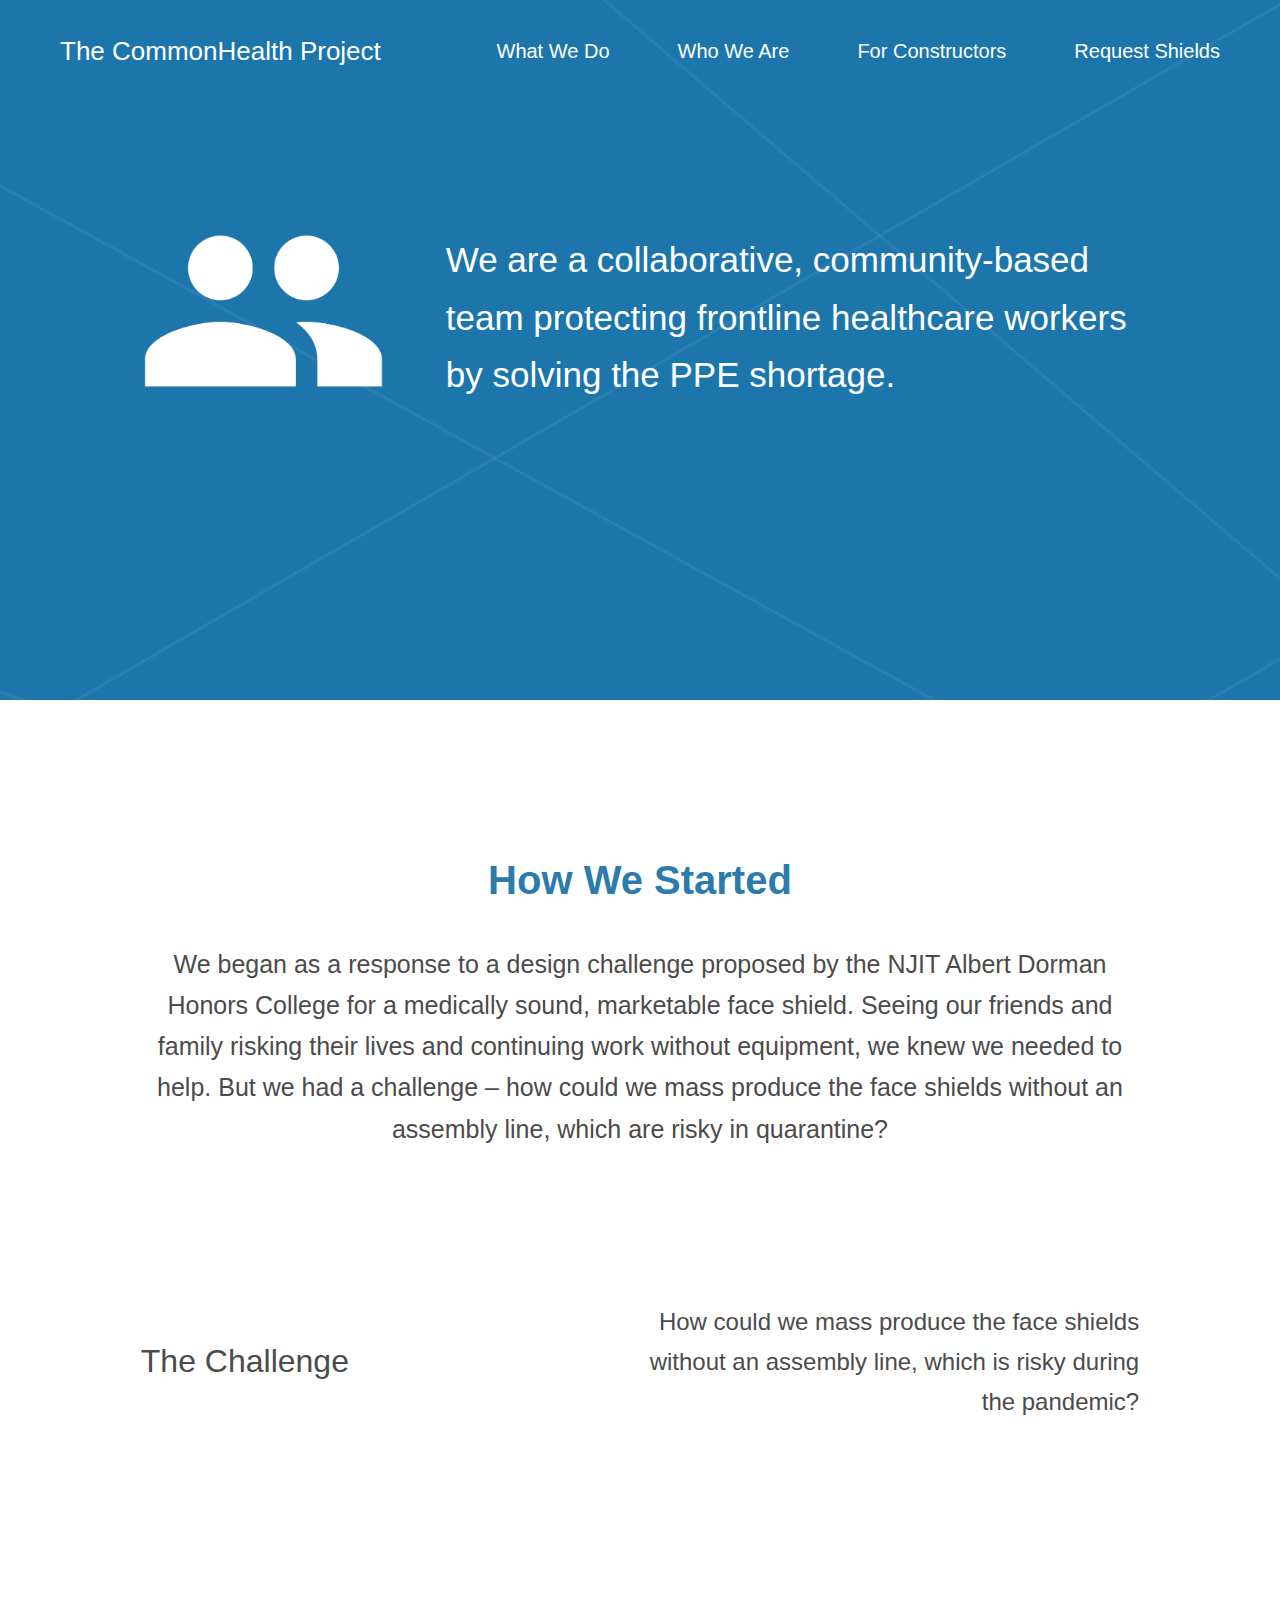
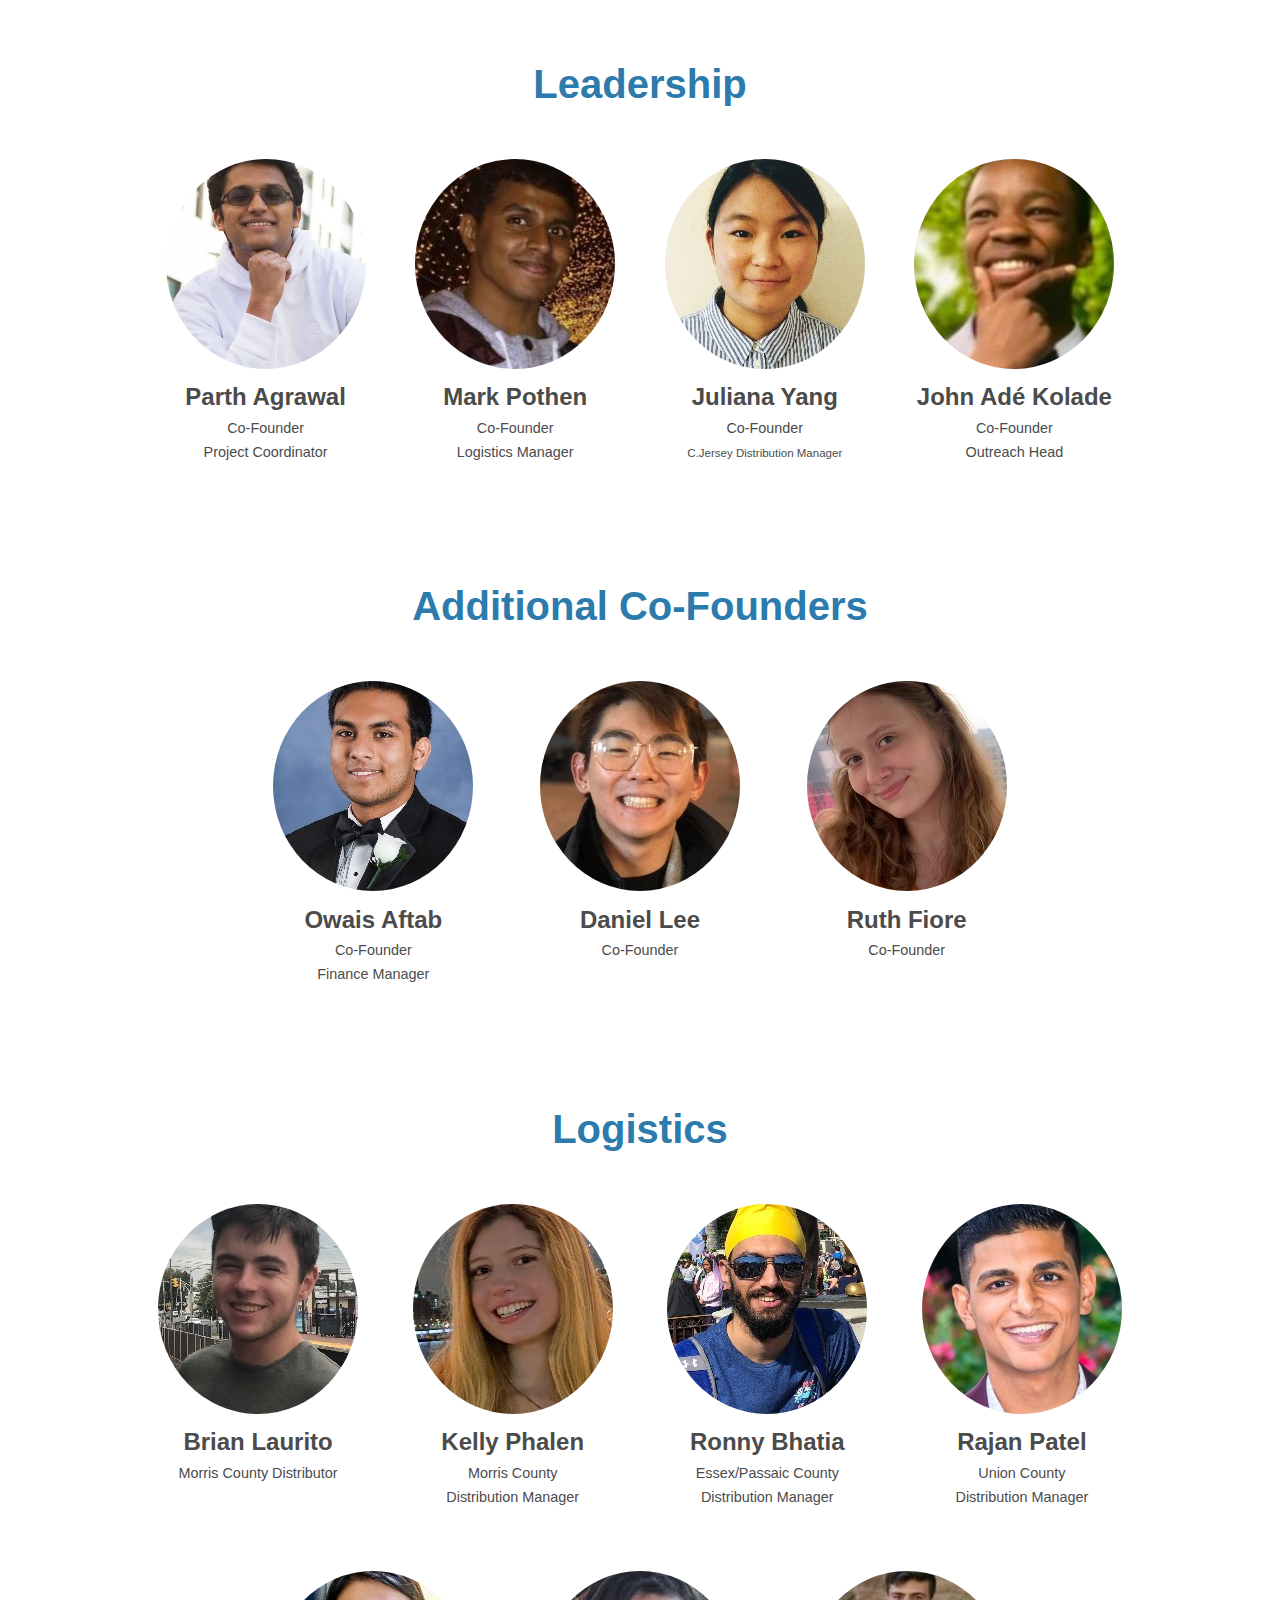
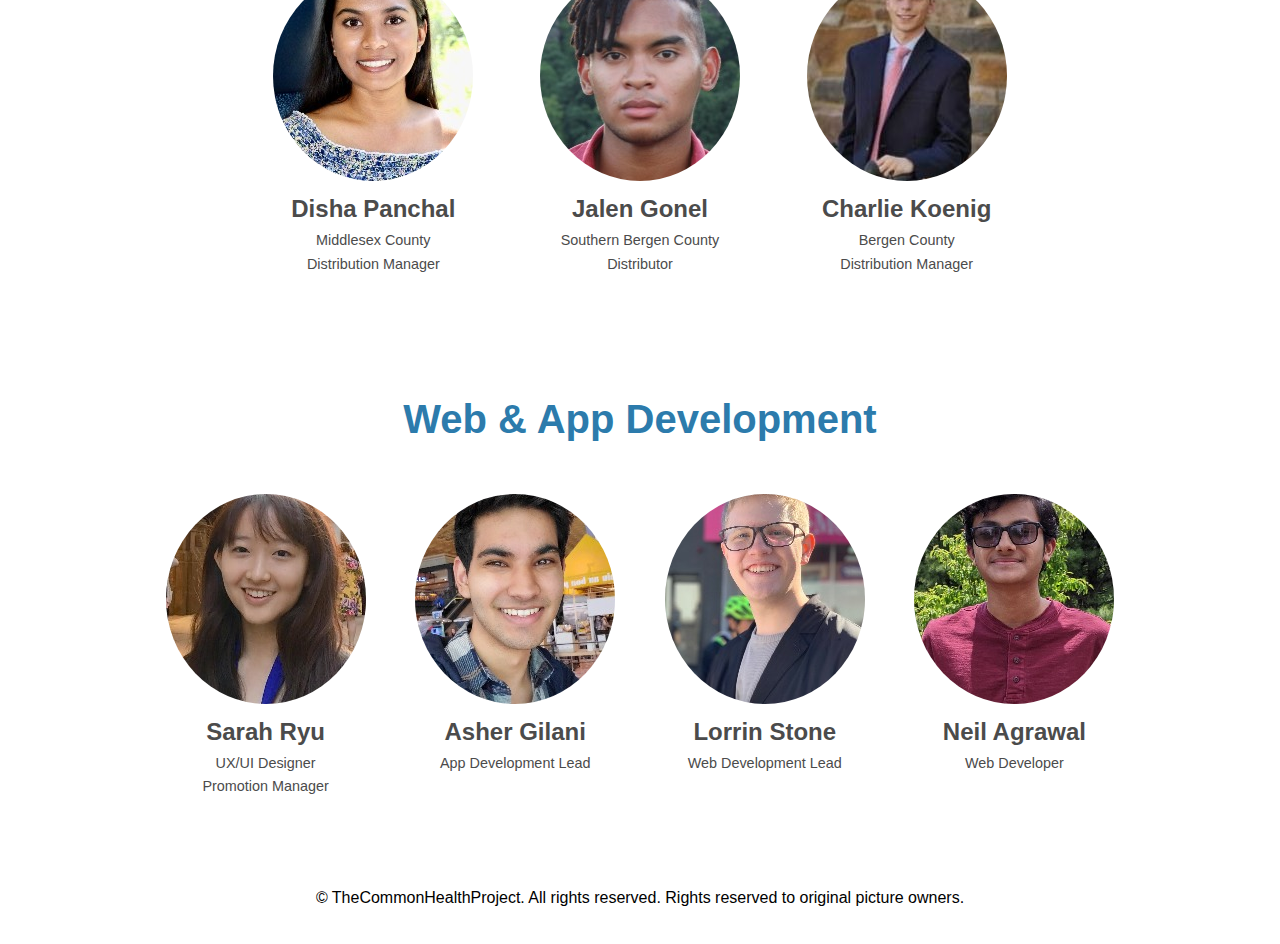
<file: whoweare.html>
<!DOCTYPE HTML>
<html>
    <head>
        <link rel="shortcut icon" href="images/logo-color.png" >
        <title>About Us</title>
        <meta charset="utf-8" />
        <meta name="viewport" content="width=device-width, initial-scale=1, user-scalable=no" />
        <link rel="stylesheet" href="assets/css/main.css" />
        <noscript><link rel="stylesheet" href="assets/css/noscript.css" /></noscript>
    </head>

<!--sticky header-->
<body>
    
     
    <!-- About Us Header -->
        <div class="who-we-are-container">
            <nav class="nav">
                <a href="index.html" class="chp">The CommonHealth Project</a>
                <ul>
                    <li><a href="whatwedo.html">What We Do</a></li>
                    <li><a href="whoweare.html">Who We Are</a></li>
                    <li><a href="Construction.html">For Constructors</a></li>
                    <li><a href="requestshields.html">Request Shields</a></li>
                </ul>
            </nav>
            <div class="wrapper1">
                <div><img src="images/whoweare/wwalogo.png" class="wwalogo"></div>
                <div class="who-we-are-content">We are a collaborative, community-based team protecting frontline healthcare workers by solving the PPE shortage.</div>  
            </div>
        </div>
        <div class="nav-sticky">
            <a href="index.html" class="chp-sticky">The CommonHealth Project</a>
            <ul>
                <li><a href="whatwedo.html">What We Do</a></li>
                <li><a href="whoweare.html">Who We Are</a></li>
                <li><a href="Construction.html">For Constructors</a></li>
                <li><a href="requestshields.html">Request Shields</a></li>
            </ul>                
        </div>


        <div class="wrapper">
        <!--Text (How We Started) -->
            <div class="how-we-started">
                <p class="how-we-started-header">How We Started</p>
                <p class="how-we-started-content">We began as a response to a design challenge proposed by the NJIT Albert Dorman Honors College for a medically sound, marketable face shield. Seeing our friends and family risking their lives and continuing work without equipment, we knew we needed to help. But we had a challenge – how could we mass produce the face shields without an assembly line, which are risky in quarantine?</p>
            </div>

            <div class="the-challenge-container">
                <div class="challenge-1">The Challenge</div>
                <div class="challenge-2">How could we mass produce the face shields without an assembly line, which is risky during the pandemic?</div>
            </div>

            
        <!-- Our Team  -->
            <p class="team-header">Leadership</p>
            <div class="first-row">
                <div class="img1">
                    <img src="images/whoweare/parth_picture.jpg">
                    <figcaption>
                        <p class="name">Parth Agrawal</p><p>Co-Founder<br>Project Coordinator</p>
                    </figcaption>
                </div> 
                <div class="img2">
                    <img src="images/whoweare/mark_picture.jpg">
                    <figcaption>
                        <p class="name">Mark Pothen</p><p>Co-Founder<br> Logistics Manager</p>
                    </figcaption>
                </div>
                <div class="img3">  
                    <img src="images/whoweare/juliana_picture.jpg">
                    <figcaption>
                        <p class="name">Juliana Yang</p><p>Co-Founder</p><p class="specialp" style="margin-top: 3px;">C.Jersey Distribution Manager</p>
                    </figcaption>
                </div>
                <div class="img4">
                    <img src="images/whoweare/ade_picture.jpg">
                    <figcaption>
                        <p class="name"> John Adé Kolade</p><p>Co-Founder<br>Outreach Head</p>
                    </figcaption>
                </div>
            </div>
            
            <p class="team-header">Additional Co-Founders</p>
            <div class="center"> 
                <div class="second-row">  
                    <div class="img5">
                        <img src="images/whoweare/owais_picture.jpg">
                        <figcaption>
                            <p class="name">Owais Aftab</p><p>Co-Founder<br>Finance Manager</p>
                        </figcaption>
                    </div> 
                    <div class="img6">
                        <img src="images/whoweare/dan_picture.jpg">
                        <figcaption>
                            <p class="name">Daniel Lee</p><p>Co-Founder</p>
                        </figcaption>
                    </div> 
                    <div class="img7">
                        <img src="images/whoweare/ruth_picture.jpg">
                        <figcaption>
                            <p class="name">Ruth Fiore</p><p>Co-Founder</p>
                        </figcaption>
                    </div> 
                </div>
                
            </div>
            
            <p class="team-header">Logistics</p> 
            <div class="third-row">
                <div class="img10">
                    <img src="images/whoweare/brian_picture.jpg">
                    <figcaption>
                        <p class="name">Brian Laurito</p><p>Morris County Distributor</p><br>
                    </figcaption>
                </div> 
                <div class="img10">
                    <img src="images/whoweare/kelly_picture.jpg">
                    <figcaption>
                        <p class="name">Kelly Phalen</p><p>Morris County<br>Distribution Manager</p>
                    </figcaption>
                </div> 
                <div class="img14">
                    <img src="images/whoweare/ronny_picture.jpg">
                    <figcaption>
                        <p class="name">Ronny Bhatia</p><p>Essex/Passaic County<br> Distribution Manager</p><br>
                    </figcaption>
                </div> 
                <div class="img14">
                    <img src="images/whoweare/rajan.jpg">
                    <figcaption>
                        <p class="name">Rajan Patel</p><p>Union County<br> Distribution Manager</p><br>
                    </figcaption>
                </div> 
            </div>
            
            <div class="fourth-row">
                <div class="img11">
                    <img src="images/whoweare/disha_picture.jpg">
                    <figcaption>
                        <p class="name">Disha Panchal</p><p>Middlesex County<br>Distribution Manager</p>
                    </figcaption>
                </div> 
                <div class="img10">
                    <img src="images/whoweare/jalen_picture.jpg">
                    <figcaption>
                        <p class="name">Jalen Gonel</p><p>Southern Bergen County <br>Distributor</p>
                    </figcaption>
                </div> 
                <div class="img10">
                    <img src="images/whoweare/charlie_picture.jpg">
                    <figcaption>
                        <p class="name">Charlie Koenig</p><p>Bergen County<br>Distribution Manager</p>
                    </figcaption>
                </div> 
            </div>
            
            <p class="team-header">Web & App Development</p> 
            <div class="fifth-row">
                <div class="img8">
                    <img src="images/whoweare/sarah_picture.jpg">
                    <figcaption>
                        <p class="name">Sarah Ryu</p><p>UX/UI Designer</p><p>Promotion Manager</p>
                    </figcaption>
                </div>
                <div class="img12">
                    <img src="images/whoweare/asher_picture.jpg">
                    <figcaption>
                        <p class="name">Asher Gilani</p><p>App Development Lead</p>       
                    </figcaption>
                </div>
                <div class="img9">
                    <img src="images/whoweare/lorrin_picture.jpg">
                    <figcaption>
                        <p class="name">Lorrin Stone</p><p>Web Development Lead</p>
                    </figcaption>
                </div> 
                <div class="img13">
                    <img src="images/whoweare/neil_picture.jpg">
                    <figcaption>
                        <p class="name">Neil Agrawal</p><p>Web Developer</p><br>
                    </figcaption>
                </div> 
            </div>
        </div>
<!-- Footer -->
    <footer class="wwawrapper style1 align-center">
        <div class="inner">
            <ul class="icons">
                <!--<li><a href="#" class="icon brands style2 fa-twitter"><span class="label">Twitter</span></a></li>
                <li><a href="#" class="icon brands style2 fa-facebook-f"><span class="label">Facebook</span></a></li> -->
                <li><a href="https://www.instagram.com/thecommonhealthproject/" class="icon brands style2 fa-instagram"><span class="label">Instagram</span></a></li>
                <li><a href="https://www.linkedin.com/company/commonhealthproject/" class="icon brands style2 fa-linkedin-in"><span class="label">LinkedIn</span></a></li>
                <li><a href="mailto:contact@commonhealthproject.com" class="icon style2 fa-envelope"><span class="label">Email</span></a></li>
            </ul>
            <p>&copy; TheCommonHealthProject. All rights reserved. 
                Rights reserved to original picture owners. </p>
        </div>
    </footer>
    

<!-- Scripts -->
<script src="assets/js/jquery.min.js"></script>
<script src="assets/js/jquery.scrollex.min.js"></script>
<script src="assets/js/jquery.scrolly.min.js"></script>
<script src="assets/js/browser.min.js"></script>
<script src="assets/js/breakpoints.min.js"></script>
<script src="assets/js/util.js"></script>
<script src="assets/js/main.js"></script>
<script src="https://code.jquery.com/jquery-3.5.1.min.js"></script>
<script src="https://code.jquery.com/jquery-3.2.1.slim.min.js" integrity="sha384-KJ3o2DKtIkvYIK3UENzmM7KCkRr/rE9/Qpg6aAZGJwFDMVNA/GpGFF93hXpG5KkN" crossorigin="anonymous"></script>
<script src="https://cdnjs.cloudflare.com/ajax/libs/popper.js/1.12.9/umd/popper.min.js" integrity="sha384-ApNbgh9B+Y1QKtv3Rn7W3mgPxhU9K/ScQsAP7hUibX39j7fakFPskvXusvfa0b4Q" crossorigin="anonymous"></script>
<script src="https://maxcdn.bootstrapcdn.com/bootstrap/4.0.0/js/bootstrap.min.js" integrity="sha384-JZR6Spejh4U02d8jOt6vLEHfe/JQGiRRSQQxSfFWpi1MquVdAyjUar5+76PVCmYl" crossorigin="anonymous"></script>
<script>
   
    $(document).ready(function () {
        // Sticky Nav Bar Functionality
        $(".nav-sticky").hide(); 
        $(window).scroll(function () {
            if ($(window).scrollTop() < 670) {
                $(".nav-sticky").hide();            
            }
            if ($(window).scrollTop() > 680) {
                $(".nav-sticky").show().slideDown(100);
            } 
            if ($(window).scrollTop() > 700) {
                $(".nav-sticky").css({"z-index":"4"});
            }
            
            
        });
        
       
        //     $(window).scroll(function() {
        //     if ($(window).scrollTop() > 620) {
        //         $(".nav-sticky").css({'z-index': '-1'}).slideDown(1);
        //     } else {
        //         $(".nav-sticky").slideUp(10);
        //     }
        //     if ($(window).scrollTop() > 660) {
        //         $(".nav-sticky").css("z-index", "8"); 
        //     }
        //     if ($(window).scrollTop() > 670) {
        //     } else {
        //         $(".nav-sticky").hide();
        //     };
        // });



        // if ($(window).scrollTop() < 620) {
        //         $(".nav-sticky").hide();
        //     }
        //     if ($(window).scrollTop() > 620) {
        //         $(".nav-sticky").css('z-index', '-1').slideDown(50);
        //     } 
        //     if ($(window).scrollTop() > 700) {
        //         $(".nav-sticky").css("z-index", "100000"); 
        //     }
        //     if ($(window).scrollTop() > 720) {
        //         $(".nav-sticky").css('background-color', 'white');
        //     } else {
        //         $(".nav-sticky").css('background-color', 'transparent');
        //     } 

        
        // // Sticky Nav Bar Responsiveness
        // $(window).scroll(function () {
            
        //     if ($(window).width() <=600) {
        //     $(".nav-sticky ul li").css({"margin": "10px"});
        //     } else {
        //         $(".nav-sticky ul li").css({"margin": ""})
        //     }
        //     if ($(window).width() <=600) {
        //         if ($(window).scrollTop() > 300) {
        //             $(".nav-sticky").css('z-index', '-1').slideDown(50);
        //         } else {
        //             $(".nav-sticky").slideUp(10);
        //         }
        //         if ($(window).scrollTop() > 200) {
        //             $(".nav-sticky").css("z-index", "2"); 
        //         }
        //         if ($(window).scrollTop() > 300) {
        //             $(".nav-sticky").css({'background-color': 'white'});
        //             $(".nav-sticky ul").css("padding: 0px");
        //         } else {
        //             $(".nav-sticky").css({'background-color': 'transparent'});
        //             $(".nav-sticky ul").css({"padding": ""});
        //         }
        //     } else {
                
        //     }   
        // });

        // $(window).resize(function () {
        //     if ($(window).width() <= 600) {
        //         $(".chp").text("CHP");
        //         $(".chp").css({"font-size": "10px", "margin": "10px"});
        //     } else {
        //         $(".chp").text("The CommonHealth Project");
        //         $(".chp").css({"font-size":"", "margin": ""});
        //     }
        // });
        // $(window).resize(function () {
        //     if ($(window).width() <= 600) {
        //         $(".chp-sticky").text("CHP");
        //         $(".chp-sticky").css({"font-size": "10px", "margin": "10px"});
        //     } else {
        //         $(".chp-sticky ").text("The CommonHealth Project");
        //         $(".chp-sticky").css({"font-size":"", "margin": ""});
        //     }
        // });
   });
    </script>
    
</body>
</html>
</file>
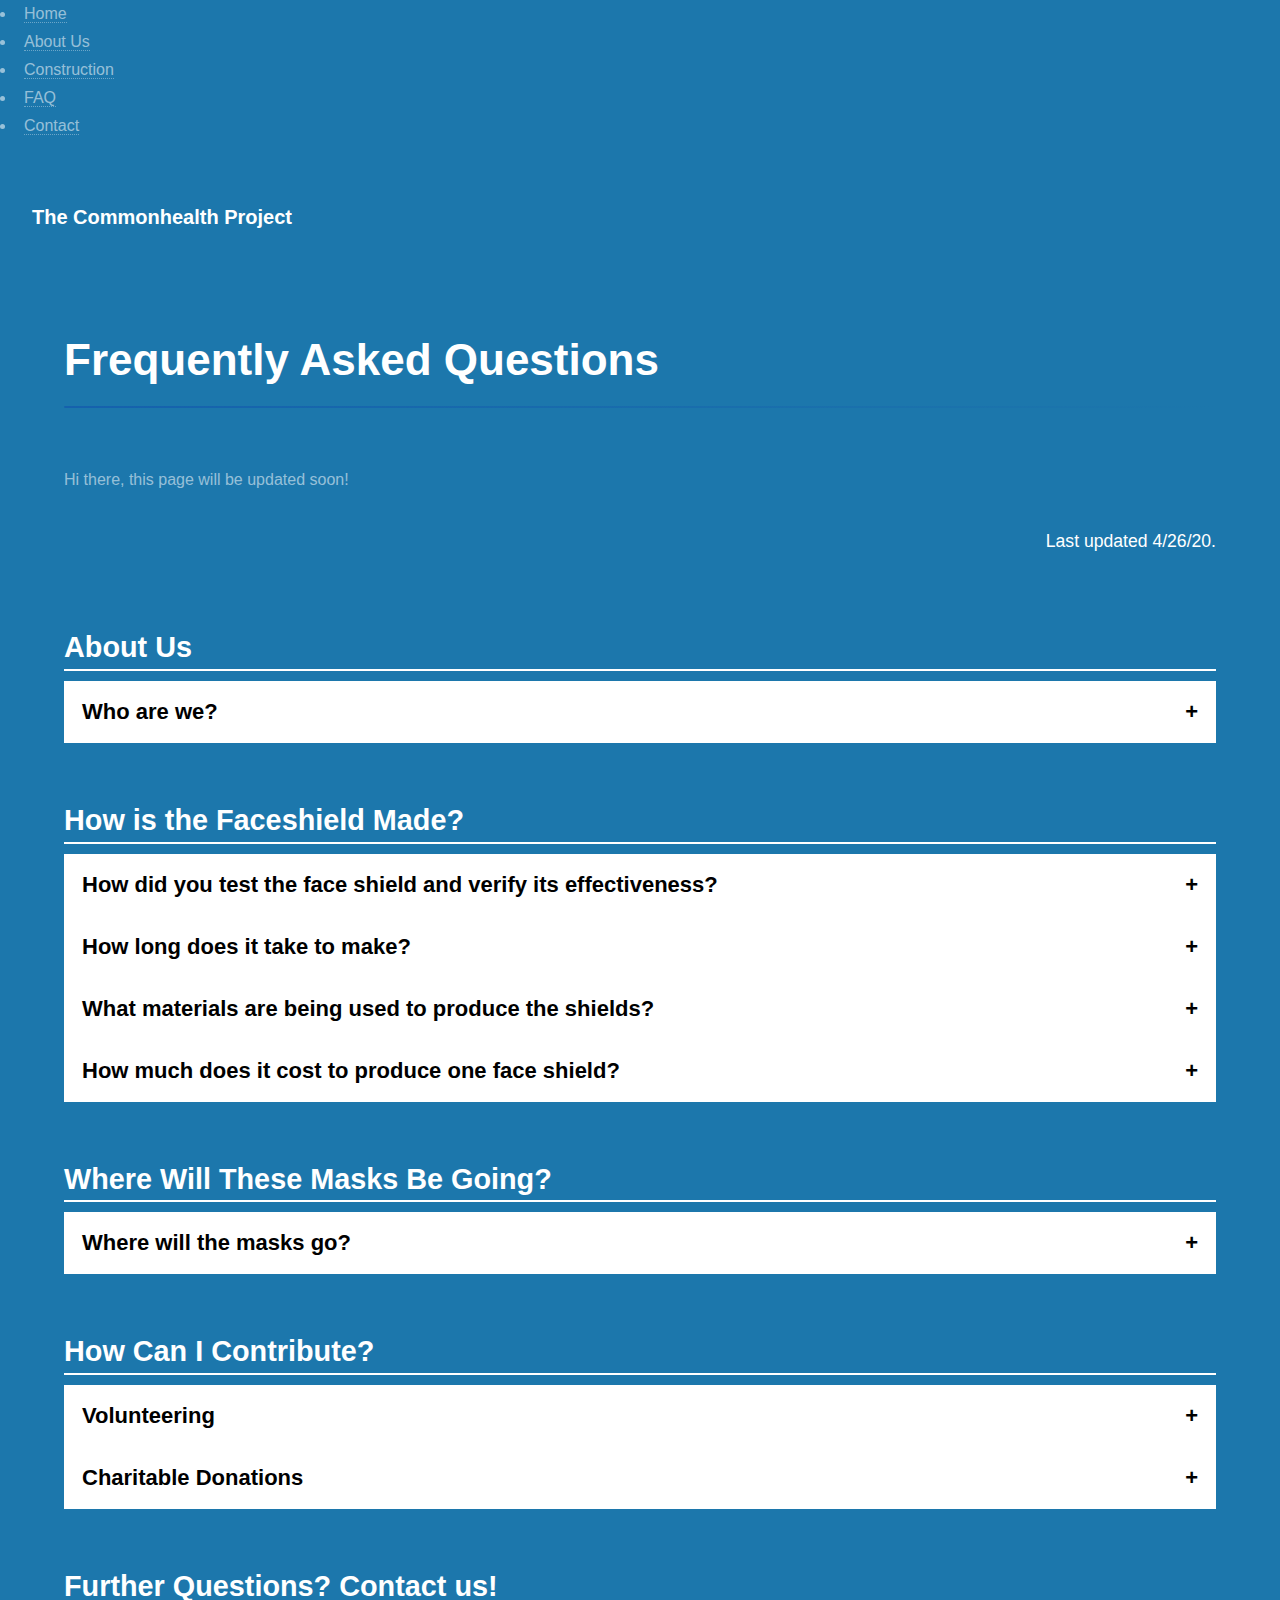
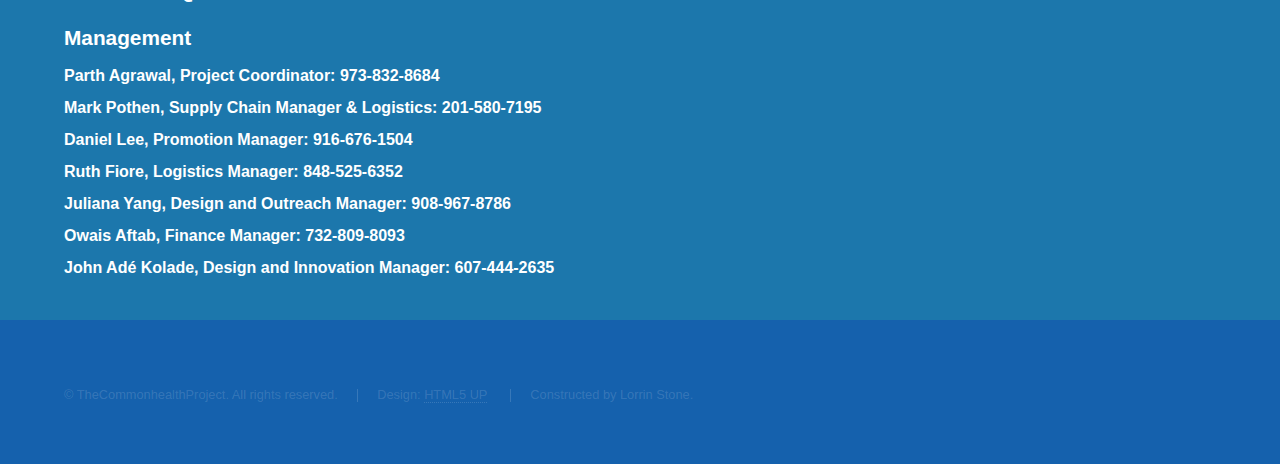
<file: OLD VERSION/FAQ.html>
<!DOCTYPE HTML>
<!--
	Hyperspace by HTML5 UP
	html5up.net | @ajlkn
	Free for personal and commercial use under the CCA 3.0 license (html5up.net/license)
-->
<html>
	<link rel="shortcut icon" href="favicon.png" >
	<head>
		<title>Frequently Asked Questions</title>
		<meta charset="utf-8" />
		<meta name="viewport" content="width=device-width, initial-scale=1, user-scalable=no" />
		<link rel="stylesheet" href="assets/css/main.css" />
		<noscript><link rel="stylesheet" href="assets/css/noscript.css" /></noscript>
	</head>
	<body class="is-preload">
		<nav>
			<ul>
				<li><a href="../index.html">Home</a></li>
				<li><a href="../whoweare.html">About Us</a></li>
				<li><a href="../Construction.html">Construction</a></li>
				<li><a href="OLD VERSION/FAQ.html">FAQ</a></li>
				<li><a href="#">Contact</a></li>
			</ul>
		</nav>
		<!-- Header -->
			<header id="header">
				<a href="../index.html" class="title">The Commonhealth Project</a>
			</header>

		<!-- Wrapper -->
			<div id="wrapper">

				<!-- Main -->
					<section id="main" class="wrapper">
						<div class="inner">
							<h1 class="major">Frequently Asked Questions</h1>
							<p>Hi there, this page will be updated soon!</p>
							<p class="lastupdated" align="right">Last updated 4/26/20.</p>
							
					<!-- Collapsibles -->
					<section id="collapsibles">
					
						<h2> About Us </h2>
							<hr class="collapsibleline"></hr>
							<button class="collapsible">Who are we?</button>
							<div class="collapsiblecontent">
							<p class=faqp>We are a collaborative, community-based team protecting frontline healthcare workers by solving the PPE shortage. 
								Our project began as a response to a design challenge proposed by the NJIT Albert Dorman Honors College for a medically sound, marketable face shield.</p>
							</div>
						<br></br>
						<h2>How is the Faceshield Made?</h2> 
							<hr class="collapsibleline"></hr>
							<button class="collapsible">How did you test the face shield and verify its effectiveness?</button>
							<div class="collapsiblecontent">
							<p class=faqp>Our face shield was constructed and tested by several of the volunteers in our group. As we workshopped the design, we sent out prototypes to local health centers and to healthcare professionals for review. Their feedback has been integral to our design process.</p>
							</div>
							
							<button class="collapsible">How long does it take to make?</button>
							<div class="collapsiblecontent">
							<p class=faqp>The design is very easy to mass-produce and it takes less than 5 minutes to finish constructing a face shield.</p>
							</div>
						
							<button class="collapsible">What materials are being used to produce the shields?</button>
							<div class="collapsiblecontent">
							<p class=faqp>The face shields consist of a clear polyethylene terephthalate (PET) sheet (9”x13”x0.007”), an elastic band (14.5”), a rectangle of foam (1x1x9”), and staples.</p>
							</div>
						
							<button class="collapsible">How much does it cost to produce one face shield?</button>
							<div class="collapsiblecontent">
							<p class=faqp>Factoring in all production costs and other expenses, one Faceshield costs $1.31.</p>
							</div>
						
						<br></br>
						<h2>Where Will These Masks Be Going?</h2>
							<hr class="collapsibleline"></hr>
							<button class="collapsible">Where will the masks go?</button>
							<div class="collapsiblecontent">
							<p class=faqp>We intend to designate at least 200 shields to NYU Langone Medical Center, 100 shields to Mt. Sinai, and the rest to hospitals in our NJ and NY community. The County of Bergen has released an open request for any and all DIY PPE and we intend to direct a majority of our face shields in Bergen county to them. The letter of interest for the donation of PPE’s on behalf of the county can be found here. In addition to that effort, we hope to donate medical equipment to Holy Name Medical Center, Morristown Medical Center, Bergen Regional Medical Center, and Valley Hospital.        </p>
							</div>
							
						<br></br>
						<h2>How Can I Contribute?</h2>
							<hr class="collapsibleline"></hr>
							<button class="collapsible">Volunteering</button>
							<div class="collapsiblecontent">
							<p class=faqp>There are two ways that you can potentially contribute. First and foremost we would sincerely hope that you consider helping us in the volunteering aspect of our operation. Constructing and delivering masks does require a time investment that we hope everyone would consider making. We have two separate facets of our volunteering operation which include delivery drivers that are willing drop kits to the constructors’ homes as well as the hospitals that are in need and constructors who are willing to build the face shields. In order to build face shields, the constructors must have access to a stapler for their household. As of right now, we are focusing our efforts on providing equipment to hospitals in both morris and bergen county, however, we hope to further expand so even if you are not within this area you may be able to help very soon! If you’re interested in volunteering, we request you submit the google form attached and well see you soon! If you are interested in this aspect of our organization you can click the link here.</p>
							</div>
							
							<button class="collapsible">Charitable Donations</button>
							<div class="collapsiblecontent">
							<p class=faqp>Other than our volunteering program, a crucial aspect of our operation is the ability to continue providing face masks to these medical professionals that need them. We understand that given the circumstances that not everyone has the time or ability to volunteer. However, charitable donations play a large part in us continuing our mission, especially because we are a student-run organization. In order to best maintain transparency, we will be using a platform called GiveButter which accepts payments in many forms such as Venmo and PayPal. If you decide to choose this route of contributing, thank you so much for keeping us going and please consider sharing this with your friends and family! If you are interested in this aspect of our organization you can click this link here.</p>
							</div>	
					</section>
							
					<!-- JS for Collapsible Opening -->
						<script>
						var coll = document.getElementsByClassName("collapsible");
						var i;
						
						for (i = 0; i < coll.length; i++) {
						  coll[i].addEventListener("click", function() {
							this.classList.toggle("collapsibleactive");
							var content = this.nextElementSibling;
							if (content.style.maxHeight){
							  content.style.maxHeight = null;
							} else {
							  content.style.maxHeight = content.scrollHeight + "px";
							}
						  });
						}
						</script>
		
		<br></br>
		<h2> Further Questions? Contact us! </h2>
			<h3>Management</h3>
			<h4>Parth Agrawal, Project Coordinator: 973-832-8684 </h4>
			<h4>Mark Pothen, Supply Chain Manager & Logistics: 201-580-7195 </h4>
			<h4>Daniel Lee, Promotion Manager: 916-676-1504</h4>
			<h4>Ruth Fiore, Logistics Manager: 848-525-6352 </h4>
			<h4>Juliana Yang, Design and Outreach Manager: 908-967-8786</h4>
			<h4>Owais Aftab, Finance Manager: 732-809-8093</h4>
			<h4>John Adé Kolade, Design and Innovation Manager: 607-444-2635</h4>
			
		
		
						</div>
					</section>

			</div>
					
		<!-- Footer -->
			<footer id="footer" class="wrapper alt">
				<div class="inner">
					<ul class="menu">
						<li>&copy; TheCommonhealthProject. All rights reserved.</li><li>Design: <a href="http://html5up.net">HTML5 UP</a></li> <li>Constructed by Lorrin Stone.</li>
					</ul>
				</div>
			</footer>

		<!-- Scripts -->
			<script src="assets/js/jquery.min.js"></script>
			<script src="assets/js/jquery.scrollex.min.js"></script>
			<script src="assets/js/jquery.scrolly.min.js"></script>
			<script src="assets/js/browser.min.js"></script>
			<script src="assets/js/breakpoints.min.js"></script>
			<script src="assets/js/util.js"></script>
			<script src="assets/js/main.js"></script>


	</body>
</html>
</file>
<file: assets/css/noscript.css>
/*
	Hyperspace by HTML5 UP
	html5up.net | @ajlkn
	Free for personal and commercial use under the CCA 3.0 license (html5up.net/license)
*/

/* Spotlights */

	.spotlights > section > .image:before {
		opacity: 0 !important;
	}

	.spotlights > section > .content > .inner {
		-moz-transform: none !important;
		-webkit-transform: none !important;
		-ms-transform: none !important;
		transform: none !important;
		opacity: 1 !important;
	}

/* Wrapper */

	.wrapper > .inner {
		opacity: 1 !important;
		-moz-transform: none !important;
		-webkit-transform: none !important;
		-ms-transform: none !important;
		transform: none !important;
	}

/* Sidebar */

	#sidebar > .inner {
		opacity: 1 !important;
	}

	#sidebar nav > ul > li {
		-moz-transform: none !important;
		-webkit-transform: none !important;
		-ms-transform: none !important;
		transform: none !important;
		opacity: 1 !important;
	}
</file>
<file: OLD VERSION/assets/css/noscript.css>
/*
	Hyperspace by HTML5 UP
	html5up.net | @ajlkn
	Free for personal and commercial use under the CCA 3.0 license (html5up.net/license)
*/

/* Spotlights */

	.spotlights > section > .image:before {
		opacity: 0 !important;
	}

	.spotlights > section > .content > .inner {
		-moz-transform: none !important;
		-webkit-transform: none !important;
		-ms-transform: none !important;
		transform: none !important;
		opacity: 1 !important;
	}

/* Wrapper */

	.wrapper > .inner {
		opacity: 1 !important;
		-moz-transform: none !important;
		-webkit-transform: none !important;
		-ms-transform: none !important;
		transform: none !important;
	}

/* Sidebar */

	#sidebar > .inner {
		opacity: 1 !important;
	}

	#sidebar nav > ul > li {
		-moz-transform: none !important;
		-webkit-transform: none !important;
		-ms-transform: none !important;
		transform: none !important;
		opacity: 1 !important;
	}
</file>
<file: assets/css/main.css>
/* @import url(fontawesome-all.min.css);
@import url("https://fonts.googleapis.com/css?family=Source+Sans+Pro:300,300i,400,400i"); */

/*
	Story by HTML5 UP
	html5up.net | @ajlkn
	Free for personal and commercial use under the CCA 3.0 license (html5up.net/license)
*/

* {
	font-family: 'Roboto', sans-serif;
}

html, body, div, span, applet, object,
iframe, h1, h2, h3, h4, h5, h6, p, blockquote,
pre, a, abbr, acronym, address, big, cite,
code, del, dfn, em, img, ins, kbd, q, s, samp,
small, strike, strong, sub, sup, tt, var, b,
u, i, center, dl, dt, dd, ol, ul, li, fieldset,
form, label, legend, table, caption, tbody,
tfoot, thead, tr, th, td, article, aside,
canvas, details, embed, figure, figcaption,
footer, header, hgroup, menu, nav, output, ruby,
section, summary, time, mark, audio, video {
	margin: 0;
	padding: 0;
	border: 0;
	font-size: 100%;
	font: inherit;
	vertical-align: baseline;}

article, aside, details, figcaption, figure,
footer, header, hgroup, menu, nav, section {
	display: block;
}

body {
	line-height: 1;
}

ol, ul {
	list-style: none;
}

blockquote, q {
	quotes: none;
}

	blockquote:before, blockquote:after, q:before, q:after {
		content: '';
		content: none;
	}

table {
	border-collapse: collapse;
	border-spacing: 0;
}

body {
	-webkit-text-size-adjust: none;
}

mark {
	background-color: transparent;
	color: inherit;
}

input::-moz-focus-inner {
	border: 0;
	padding: 0;
}

input, select, textarea {
	-moz-appearance: none;
	-webkit-appearance: none;
	-ms-appearance: none;
	appearance: none;
}

/* Basic */

	@-ms-viewport {
		width: device-width;
	}

	body {
		-ms-overflow-style: scrollbar;
	}

	@media screen and (max-width: 480px) {

		html, body {
			min-width: 320px;
		}

	}

	html {
		box-sizing: border-box;
	}

	*, *:before, *:after {
		box-sizing: inherit;
	}

	body {
		background: #ffffff;
	}

		body.is-preload *, body.is-preload *:before, body.is-preload *:after {
			-moz-animation: none !important;
			-webkit-animation: none !important;
			-ms-animation: none !important;
			animation: none !important;
			-moz-transition: none !important;
			-webkit-transition: none !important;
			-ms-transition: none !important;
			transition: none !important;
		}


/* Type */

	html {
		font-size: 18pt;
	}

		@media screen and (max-width: 1680px) {

			html {
				font-size: 14pt;
			}

		}

		@media screen and (max-width: 1280px) {

			html {
				font-size: 12pt;
			}

		}

		@media screen and (max-width: 736px) {

			html {
				font-size: 11pt;
			}

		}

		@media screen and (max-width: 360px) {

			html {
				font-size: 10pt;
			}

		}

	body {
		background-color: #ffffff;
		color: #000000;
	}

	body, input, select, textarea {
		font-family: "Source Sans Pro", Helvetica, sans-serif;
		font-size: 1rem;
		font-weight: 300;
		line-height: 1.65;
	}

	a {
		-moz-transition: color 0.2s ease-in-out;
		-webkit-transition: color 0.2s ease-in-out;
		-ms-transition: color 0.2s ease-in-out;
		transition: color 0.2s ease-in-out;
		text-decoration: underline;
	}

		a:hover {
			text-decoration: none;
		}

	strong, b {
		font-weight: 400;
	}

	em, i {
		font-style: italic;
	}

	p {
		margin: 0 0 2rem 0;
	}

		p.major {
			font-size: 1.25rem;
		}

	h1, h2, h3, h4, h5, h6 {
		font-weight: 300;
		line-height: 1.375;
		letter-spacing: -0.05em;
		margin: 0 0 1rem 0;
	}

		h1 a, h2 a, h3 a, h4 a, h5 a, h6 a {
			color: inherit;
			text-decoration: none;
		}

	h1 {
		font-size: 3.5rem;
		line-height: 1.2;
	}

	h2 {
		font-size: 2.25rem;
	}

	h3 {
		font-size: 1.5rem;
	}

	h4 {
		font-size: 1.1rem;
	}

	h5 {
		font-size: 0.9rem;
	}

	h6 {
		font-size: 0.7rem;
	}

	sub {
		font-size: 0.8rem;
		position: relative;
		top: 0.5rem;
	}

	sup {
		font-size: 0.8rem;
		position: relative;
		top: -0.5rem;
	}

	blockquote {
		border-left: solid 4px;
		font-style: italic;
		margin: 0 0 2rem 0;
		padding: 0.5rem 0 0.5rem 2rem;
	}

	code {
		border-radius: 4px;
		font-family: "Courier New", monospace;
		font-size: 0.9em;
		margin: 0 0.25rem;
		padding: 0.25rem 0.325rem;
	}

	pre {
		-webkit-overflow-scrolling: touch;
		font-family: "Courier New", monospace;
		font-size: 0.9em;
		margin: 0 0 2rem 0;
	}

		pre code {
			display: block;
			line-height: 1.5;
			padding: 0.75rem 1rem;
			overflow-x: auto;
		}

	hr {
		border: 0;
		border-bottom: solid 1px;
		margin: 2.5rem 0;
	}

		hr.major {
			margin: 3.5rem 0;
		}

	.align-left {
		text-align: left;
	}

	.align-center {
		text-align: center;
	}

	.align-right {
		text-align: right;
	}

	@media screen and (max-width: 736px) {

		p.major {
			font-size: 1.1rem;
		}

		h1 {
			font-size: 2.5rem;
		}

		h2 {
			font-size: 2rem;
		}

		h3 {
			font-size: 1.25rem;
		}

		h4 {
			font-size: 1rem;
		}

	}

	input, select, textarea {
		color: #000000;
	}

	a {
		color: #000000;
	}

		a:hover {
			color: #47D3E5;
		}

	strong, b {
		color: #000000;
	}

	h1, h2, h3, h4, h5, h6 {
		color: #000000;
	}

	blockquote {
		border-left-color: rgba(0, 0, 0, 0.2);
	}

	code {
		background: rgba(0, 0, 0, 0.05);
		border-color: rgba(0, 0, 0, 0.2);
	}

	hr {
		border-bottom-color: rgba(0, 0, 0, 0.2);
	}

/* Row */

	.row {
		display: flex;
		flex-wrap: wrap;
		box-sizing: border-box;
		align-items: stretch;
	}

		.row > * {
			box-sizing: border-box;
		}

		.row.gtr-uniform > * > :last-child {
			margin-bottom: 0;
		}

		.row.aln-left {
			justify-content: flex-start;
		}

		.row.aln-center {
			justify-content: center;
		}

		.row.aln-right {
			justify-content: flex-end;
		}

		.row.aln-top {
			align-items: flex-start;
		}

		.row.aln-middle {
			align-items: center;
		}

		.row.aln-bottom {
			align-items: flex-end;
		}

		.row > .imp {
			order: -1;
		}

		.row > .col-1 {
			width: 8.33333%;
		}

		.row > .off-1 {
			margin-left: 8.33333%;
		}

		.row > .col-2 {
			width: 16.66667%;
		}

		.row > .off-2 {
			margin-left: 16.66667%;
		}

		.row > .col-3 {
			width: 25%;
		}

		.row > .off-3 {
			margin-left: 25%;
		}

		.row > .col-4 {
			width: 33.33333%;
		}

		.row > .off-4 {
			margin-left: 33.33333%;
		}

		.row > .col-5 {
			width: 41.66667%;
		}

		.row > .off-5 {
			margin-left: 41.66667%;
		}

		.row > .col-6 {
			width: 50%;
		}

		.row > .off-6 {
			margin-left: 50%;
		}

		.row > .col-7 {
			width: 58.33333%;
		}

		.row > .off-7 {
			margin-left: 58.33333%;
		}

		.row > .col-8 {
			width: 66.66667%;
		}

		.row > .off-8 {
			margin-left: 66.66667%;
		}

		.row > .col-9 {
			width: 75%;
		}

		.row > .off-9 {
			margin-left: 75%;
		}

		.row > .col-10 {
			width: 83.33333%;
		}

		.row > .off-10 {
			margin-left: 83.33333%;
		}

		.row > .col-11 {
			width: 91.66667%;
		}

		.row > .off-11 {
			margin-left: 91.66667%;
		}

		.row > .col-12 {
			width: 100%;
		}

		.row > .off-12 {
			margin-left: 100%;
		}

		.row.gtr-0 {
			margin-top: 0;
			margin-left: 0rem;
		}

			.row.gtr-0 > * {
				padding: 0 0 0 0rem;
			}

			.row.gtr-0.gtr-uniform {
				margin-top: 0rem;
			}

				.row.gtr-0.gtr-uniform > * {
					padding-top: 0rem;
				}

		.row.gtr-25 {
			margin-top: 0;
			margin-left: -0.5rem;
		}

			.row.gtr-25 > * {
				padding: 0 0 0 0.5rem;
			}

			.row.gtr-25.gtr-uniform {
				margin-top: -0.5rem;
			}

				.row.gtr-25.gtr-uniform > * {
					padding-top: 0.5rem;
				}

		.row.gtr-50 {
			margin-top: 0;
			margin-left: -1rem;
		}

			.row.gtr-50 > * {
				padding: 0 0 0 1rem;
			}

			.row.gtr-50.gtr-uniform {
				margin-top: -1rem;
			}

				.row.gtr-50.gtr-uniform > * {
					padding-top: 1rem;
				}

		.row {
			margin-top: 0;
			margin-left: -2rem;
		}

			.row > * {
				padding: 0 0 0 2rem;
			}

			.row.gtr-uniform {
				margin-top: -2rem;
			}

				.row.gtr-uniform > * {
					padding-top: 2rem;
				}

		.row.gtr-150 {
			margin-top: 0;
			margin-left: -3rem;
		}

			.row.gtr-150 > * {
				padding: 0 0 0 3rem;
			}

			.row.gtr-150.gtr-uniform {
				margin-top: -3rem;
			}

				.row.gtr-150.gtr-uniform > * {
					padding-top: 3rem;
				}

		.row.gtr-200 {
			margin-top: 0;
			margin-left: -4rem;
		}

			.row.gtr-200 > * {
				padding: 0 0 0 4rem;
			}

			.row.gtr-200.gtr-uniform {
				margin-top: -4rem;
			}

				.row.gtr-200.gtr-uniform > * {
					padding-top: 4rem;
				}

		@media screen and (max-width: 1680px) {

			.row {
				display: flex;
				flex-wrap: wrap;
				box-sizing: border-box;
				align-items: stretch;
			}

				.row > * {
					box-sizing: border-box;
				}

				.row.gtr-uniform > * > :last-child {
					margin-bottom: 0;
				}

				.row.aln-left {
					justify-content: flex-start;
				}

				.row.aln-center {
					justify-content: center;
				}

				.row.aln-right {
					justify-content: flex-end;
				}

				.row.aln-top {
					align-items: flex-start;
				}

				.row.aln-middle {
					align-items: center;
				}

				.row.aln-bottom {
					align-items: flex-end;
				}

				.row > .imp-xlarge {
					order: -1;
				}

				.row > .col-1-xlarge {
					width: 8.33333%;
				}

				.row > .off-1-xlarge {
					margin-left: 8.33333%;
				}

				.row > .col-2-xlarge {
					width: 16.66667%;
				}

				.row > .off-2-xlarge {
					margin-left: 16.66667%;
				}

				.row > .col-3-xlarge {
					width: 25%;
				}

				.row > .off-3-xlarge {
					margin-left: 25%;
				}

				.row > .col-4-xlarge {
					width: 33.33333%;
				}

				.row > .off-4-xlarge {
					margin-left: 33.33333%;
				}

				.row > .col-5-xlarge {
					width: 41.66667%;
				}

				.row > .off-5-xlarge {
					margin-left: 41.66667%;
				}

				.row > .col-6-xlarge {
					width: 50%;
				}

				.row > .off-6-xlarge {
					margin-left: 50%;
				}

				.row > .col-7-xlarge {
					width: 58.33333%;
				}

				.row > .off-7-xlarge {
					margin-left: 58.33333%;
				}

				.row > .col-8-xlarge {
					width: 66.66667%;
				}

				.row > .off-8-xlarge {
					margin-left: 66.66667%;
				}

				.row > .col-9-xlarge {
					width: 75%;
				}

				.row > .off-9-xlarge {
					margin-left: 75%;
				}

				.row > .col-10-xlarge {
					width: 83.33333%;
				}

				.row > .off-10-xlarge {
					margin-left: 83.33333%;
				}

				.row > .col-11-xlarge {
					width: 91.66667%;
				}

				.row > .off-11-xlarge {
					margin-left: 91.66667%;
				}

				.row > .col-12-xlarge {
					width: 100%;
				}

				.row > .off-12-xlarge {
					margin-left: 100%;
				}

				.row.gtr-0 {
					margin-top: 0;
					margin-left: 0rem;
				}

					.row.gtr-0 > * {
						padding: 0 0 0 0rem;
					}

					.row.gtr-0.gtr-uniform {
						margin-top: 0rem;
					}

						.row.gtr-0.gtr-uniform > * {
							padding-top: 0rem;
						}

				.row.gtr-25 {
					margin-top: 0;
					margin-left: -0.5rem;
				}

					.row.gtr-25 > * {
						padding: 0 0 0 0.5rem;
					}

					.row.gtr-25.gtr-uniform {
						margin-top: -0.5rem;
					}

						.row.gtr-25.gtr-uniform > * {
							padding-top: 0.5rem;
						}

				.row.gtr-50 {
					margin-top: 0;
					margin-left: -1rem;
				}

					.row.gtr-50 > * {
						padding: 0 0 0 1rem;
					}

					.row.gtr-50.gtr-uniform {
						margin-top: -1rem;
					}

						.row.gtr-50.gtr-uniform > * {
							padding-top: 1rem;
						}

				.row {
					margin-top: 0;
					margin-left: -2rem;
				}

					.row > * {
						padding: 0 0 0 2rem;
					}

					.row.gtr-uniform {
						margin-top: -2rem;
					}

						.row.gtr-uniform > * {
							padding-top: 2rem;
						}

				.row.gtr-150 {
					margin-top: 0;
					margin-left: -3rem;
				}

					.row.gtr-150 > * {
						padding: 0 0 0 3rem;
					}

					.row.gtr-150.gtr-uniform {
						margin-top: -3rem;
					}

						.row.gtr-150.gtr-uniform > * {
							padding-top: 3rem;
						}

				.row.gtr-200 {
					margin-top: 0;
					margin-left: -4rem;
				}

					.row.gtr-200 > * {
						padding: 0 0 0 4rem;
					}

					.row.gtr-200.gtr-uniform {
						margin-top: -4rem;
					}

						.row.gtr-200.gtr-uniform > * {
							padding-top: 4rem;
						}

		}

		@media screen and (max-width: 1280px) {

			.row {
				display: flex;
				flex-wrap: wrap;
				box-sizing: border-box;
				align-items: stretch;
			}

				.row > * {
					box-sizing: border-box;
				}

				.row.gtr-uniform > * > :last-child {
					margin-bottom: 0;
				}

				.row.aln-left {
					justify-content: flex-start;
				}

				.row.aln-center {
					justify-content: center;
				}

				.row.aln-right {
					justify-content: flex-end;
				}

				.row.aln-top {
					align-items: flex-start;
				}

				.row.aln-middle {
					align-items: center;
				}

				.row.aln-bottom {
					align-items: flex-end;
				}

				.row > .imp-large {
					order: -1;
				}

				.row > .col-1-large {
					width: 8.33333%;
				}

				.row > .off-1-large {
					margin-left: 8.33333%;
				}

				.row > .col-2-large {
					width: 16.66667%;
				}

				.row > .off-2-large {
					margin-left: 16.66667%;
				}

				.row > .col-3-large {
					width: 25%;
				}

				.row > .off-3-large {
					margin-left: 25%;
				}

				.row > .col-4-large {
					width: 33.33333%;
				}

				.row > .off-4-large {
					margin-left: 33.33333%;
				}

				.row > .col-5-large {
					width: 41.66667%;
				}

				.row > .off-5-large {
					margin-left: 41.66667%;
				}

				.row > .col-6-large {
					width: 50%;
				}

				.row > .off-6-large {
					margin-left: 50%;
				}

				.row > .col-7-large {
					width: 58.33333%;
				}

				.row > .off-7-large {
					margin-left: 58.33333%;
				}

				.row > .col-8-large {
					width: 66.66667%;
				}

				.row > .off-8-large {
					margin-left: 66.66667%;
				}

				.row > .col-9-large {
					width: 75%;
				}

				.row > .off-9-large {
					margin-left: 75%;
				}

				.row > .col-10-large {
					width: 83.33333%;
				}

				.row > .off-10-large {
					margin-left: 83.33333%;
				}

				.row > .col-11-large {
					width: 91.66667%;
				}

				.row > .off-11-large {
					margin-left: 91.66667%;
				}

				.row > .col-12-large {
					width: 100%;
				}

				.row > .off-12-large {
					margin-left: 100%;
				}

				.row.gtr-0 {
					margin-top: 0;
					margin-left: 0rem;
				}

					.row.gtr-0 > * {
						padding: 0 0 0 0rem;
					}

					.row.gtr-0.gtr-uniform {
						margin-top: 0rem;
					}

						.row.gtr-0.gtr-uniform > * {
							padding-top: 0rem;
						}

				.row.gtr-25 {
					margin-top: 0;
					margin-left: -0.5rem;
				}

					.row.gtr-25 > * {
						padding: 0 0 0 0.5rem;
					}

					.row.gtr-25.gtr-uniform {
						margin-top: -0.5rem;
					}

						.row.gtr-25.gtr-uniform > * {
							padding-top: 0.5rem;
						}

				.row.gtr-50 {
					margin-top: 0;
					margin-left: -1rem;
				}

					.row.gtr-50 > * {
						padding: 0 0 0 1rem;
					}

					.row.gtr-50.gtr-uniform {
						margin-top: -1rem;
					}

						.row.gtr-50.gtr-uniform > * {
							padding-top: 1rem;
						}

				.row {
					margin-top: 0;
					margin-left: -2rem;
				}

					.row > * {
						padding: 0 0 0 2rem;
					}

					.row.gtr-uniform {
						margin-top: -2rem;
					}

						.row.gtr-uniform > * {
							padding-top: 2rem;
						}

				.row.gtr-150 {
					margin-top: 0;
					margin-left: -3rem;
				}

					.row.gtr-150 > * {
						padding: 0 0 0 3rem;
					}

					.row.gtr-150.gtr-uniform {
						margin-top: -3rem;
					}

						.row.gtr-150.gtr-uniform > * {
							padding-top: 3rem;
						}

				.row.gtr-200 {
					margin-top: 0;
					margin-left: -4rem;
				}

					.row.gtr-200 > * {
						padding: 0 0 0 4rem;
					}

					.row.gtr-200.gtr-uniform {
						margin-top: -4rem;
					}

						.row.gtr-200.gtr-uniform > * {
							padding-top: 4rem;
						}

		}

		@media screen and (max-width: 980px) {

			.row {
				display: flex;
				flex-wrap: wrap;
				box-sizing: border-box;
				align-items: stretch;
			}

				.row > * {
					box-sizing: border-box;
				}

				.row.gtr-uniform > * > :last-child {
					margin-bottom: 0;
				}

				.row.aln-left {
					justify-content: flex-start;
				}

				.row.aln-center {
					justify-content: center;
				}

				.row.aln-right {
					justify-content: flex-end;
				}

				.row.aln-top {
					align-items: flex-start;
				}

				.row.aln-middle {
					align-items: center;
				}

				.row.aln-bottom {
					align-items: flex-end;
				}

				.row > .imp-medium {
					order: -1;
				}

				.row > .col-1-medium {
					width: 8.33333%;
				}

				.row > .off-1-medium {
					margin-left: 8.33333%;
				}

				.row > .col-2-medium {
					width: 16.66667%;
				}

				.row > .off-2-medium {
					margin-left: 16.66667%;
				}

				.row > .col-3-medium {
					width: 25%;
				}

				.row > .off-3-medium {
					margin-left: 25%;
				}

				.row > .col-4-medium {
					width: 33.33333%;
				}

				.row > .off-4-medium {
					margin-left: 33.33333%;
				}

				.row > .col-5-medium {
					width: 41.66667%;
				}

				.row > .off-5-medium {
					margin-left: 41.66667%;
				}

				.row > .col-6-medium {
					width: 50%;
				}

				.row > .off-6-medium {
					margin-left: 50%;
				}

				.row > .col-7-medium {
					width: 58.33333%;
				}

				.row > .off-7-medium {
					margin-left: 58.33333%;
				}

				.row > .col-8-medium {
					width: 66.66667%;
				}

				.row > .off-8-medium {
					margin-left: 66.66667%;
				}

				.row > .col-9-medium {
					width: 75%;
				}

				.row > .off-9-medium {
					margin-left: 75%;
				}

				.row > .col-10-medium {
					width: 83.33333%;
				}

				.row > .off-10-medium {
					margin-left: 83.33333%;
				}

				.row > .col-11-medium {
					width: 91.66667%;
				}

				.row > .off-11-medium {
					margin-left: 91.66667%;
				}

				.row > .col-12-medium {
					width: 100%;
				}

				.row > .off-12-medium {
					margin-left: 100%;
				}

				.row.gtr-0 {
					margin-top: 0;
					margin-left: 0rem;
				}

					.row.gtr-0 > * {
						padding: 0 0 0 0rem;
					}

					.row.gtr-0.gtr-uniform {
						margin-top: 0rem;
					}

						.row.gtr-0.gtr-uniform > * {
							padding-top: 0rem;
						}

				.row.gtr-25 {
					margin-top: 0;
					margin-left: -0.5rem;
				}

					.row.gtr-25 > * {
						padding: 0 0 0 0.5rem;
					}

					.row.gtr-25.gtr-uniform {
						margin-top: -0.5rem;
					}

						.row.gtr-25.gtr-uniform > * {
							padding-top: 0.5rem;
						}

				.row.gtr-50 {
					margin-top: 0;
					margin-left: -1rem;
				}

					.row.gtr-50 > * {
						padding: 0 0 0 1rem;
					}

					.row.gtr-50.gtr-uniform {
						margin-top: -1rem;
					}

						.row.gtr-50.gtr-uniform > * {
							padding-top: 1rem;
						}

				.row {
					margin-top: 0;
					margin-left: -2rem;
				}

					.row > * {
						padding: 0 0 0 2rem;
					}

					.row.gtr-uniform {
						margin-top: -2rem;
					}

						.row.gtr-uniform > * {
							padding-top: 2rem;
						}

				.row.gtr-150 {
					margin-top: 0;
					margin-left: -3rem;
				}

					.row.gtr-150 > * {
						padding: 0 0 0 3rem;
					}

					.row.gtr-150.gtr-uniform {
						margin-top: -3rem;
					}

						.row.gtr-150.gtr-uniform > * {
							padding-top: 3rem;
						}

				.row.gtr-200 {
					margin-top: 0;
					margin-left: -4rem;
				}

					.row.gtr-200 > * {
						padding: 0 0 0 4rem;
					}

					.row.gtr-200.gtr-uniform {
						margin-top: -4rem;
					}

						.row.gtr-200.gtr-uniform > * {
							padding-top: 4rem;
						}

		}

		@media screen and (max-width: 736px) {

			.row {
				display: flex;
				flex-wrap: wrap;
				box-sizing: border-box;
				align-items: stretch;
			}

				.row > * {
					box-sizing: border-box;
				}

				.row.gtr-uniform > * > :last-child {
					margin-bottom: 0;
				}

				.row.aln-left {
					justify-content: flex-start;
				}

				.row.aln-center {
					justify-content: center;
				}

				.row.aln-right {
					justify-content: flex-end;
				}

				.row.aln-top {
					align-items: flex-start;
				}

				.row.aln-middle {
					align-items: center;
				}

				.row.aln-bottom {
					align-items: flex-end;
				}

				.row > .imp-small {
					order: -1;
				}

				.row > .col-1-small {
					width: 8.33333%;
				}

				.row > .off-1-small {
					margin-left: 8.33333%;
				}

				.row > .col-2-small {
					width: 16.66667%;
				}

				.row > .off-2-small {
					margin-left: 16.66667%;
				}

				.row > .col-3-small {
					width: 25%;
				}

				.row > .off-3-small {
					margin-left: 25%;
				}

				.row > .col-4-small {
					width: 33.33333%;
				}

				.row > .off-4-small {
					margin-left: 33.33333%;
				}

				.row > .col-5-small {
					width: 41.66667%;
				}

				.row > .off-5-small {
					margin-left: 41.66667%;
				}

				.row > .col-6-small {
					width: 50%;
				}

				.row > .off-6-small {
					margin-left: 50%;
				}

				.row > .col-7-small {
					width: 58.33333%;
				}

				.row > .off-7-small {
					margin-left: 58.33333%;
				}

				.row > .col-8-small {
					width: 66.66667%;
				}

				.row > .off-8-small {
					margin-left: 66.66667%;
				}

				.row > .col-9-small {
					width: 75%;
				}

				.row > .off-9-small {
					margin-left: 75%;
				}

				.row > .col-10-small {
					width: 83.33333%;
				}

				.row > .off-10-small {
					margin-left: 83.33333%;
				}

				.row > .col-11-small {
					width: 91.66667%;
				}

				.row > .off-11-small {
					margin-left: 91.66667%;
				}

				.row > .col-12-small {
					width: 100%;
				}

				.row > .off-12-small {
					margin-left: 100%;
				}

				.row.gtr-0 {
					margin-top: 0;
					margin-left: 0rem;
				}

					.row.gtr-0 > * {
						padding: 0 0 0 0rem;
					}

					.row.gtr-0.gtr-uniform {
						margin-top: 0rem;
					}

						.row.gtr-0.gtr-uniform > * {
							padding-top: 0rem;
						}

				.row.gtr-25 {
					margin-top: 0;
					margin-left: -0.5rem;
				}

					.row.gtr-25 > * {
						padding: 0 0 0 0.5rem;
					}

					.row.gtr-25.gtr-uniform {
						margin-top: -0.5rem;
					}

						.row.gtr-25.gtr-uniform > * {
							padding-top: 0.5rem;
						}

				.row.gtr-50 {
					margin-top: 0;
					margin-left: -1rem;
				}

					.row.gtr-50 > * {
						padding: 0 0 0 1rem;
					}

					.row.gtr-50.gtr-uniform {
						margin-top: -1rem;
					}

						.row.gtr-50.gtr-uniform > * {
							padding-top: 1rem;
						}

				.row {
					margin-top: 0;
					margin-left: -2rem;
				}

					.row > * {
						padding: 0 0 0 2rem;
					}

					.row.gtr-uniform {
						margin-top: -2rem;
					}

						.row.gtr-uniform > * {
							padding-top: 2rem;
						}

				.row.gtr-150 {
					margin-top: 0;
					margin-left: -3rem;
				}

					.row.gtr-150 > * {
						padding: 0 0 0 3rem;
					}

					.row.gtr-150.gtr-uniform {
						margin-top: -3rem;
					}

						.row.gtr-150.gtr-uniform > * {
							padding-top: 3rem;
						}

				.row.gtr-200 {
					margin-top: 0;
					margin-left: -4rem;
				}

					.row.gtr-200 > * {
						padding: 0 0 0 4rem;
					}

					.row.gtr-200.gtr-uniform {
						margin-top: -4rem;
					}

						.row.gtr-200.gtr-uniform > * {
							padding-top: 4rem;
						}

		}

		@media screen and (max-width: 480px) {

			.row {
				display: flex;
				flex-wrap: wrap;
				box-sizing: border-box;
				align-items: stretch;
			}

				.row > * {
					box-sizing: border-box;
				}

				.row.gtr-uniform > * > :last-child {
					margin-bottom: 0;
				}

				.row.aln-left {
					justify-content: flex-start;
				}

				.row.aln-center {
					justify-content: center;
				}

				.row.aln-right {
					justify-content: flex-end;
				}

				.row.aln-top {
					align-items: flex-start;
				}

				.row.aln-middle {
					align-items: center;
				}

				.row.aln-bottom {
					align-items: flex-end;
				}

				.row > .imp-xsmall {
					order: -1;
				}

				.row > .col-1-xsmall {
					width: 8.33333%;
				}

				.row > .off-1-xsmall {
					margin-left: 8.33333%;
				}

				.row > .col-2-xsmall {
					width: 16.66667%;
				}

				.row > .off-2-xsmall {
					margin-left: 16.66667%;
				}

				.row > .col-3-xsmall {
					width: 25%;
				}

				.row > .off-3-xsmall {
					margin-left: 25%;
				}

				.row > .col-4-xsmall {
					width: 33.33333%;
				}

				.row > .off-4-xsmall {
					margin-left: 33.33333%;
				}

				.row > .col-5-xsmall {
					width: 41.66667%;
				}

				.row > .off-5-xsmall {
					margin-left: 41.66667%;
				}

				.row > .col-6-xsmall {
					width: 50%;
				}

				.row > .off-6-xsmall {
					margin-left: 50%;
				}

				.row > .col-7-xsmall {
					width: 58.33333%;
				}

				.row > .off-7-xsmall {
					margin-left: 58.33333%;
				}

				.row > .col-8-xsmall {
					width: 66.66667%;
				}

				.row > .off-8-xsmall {
					margin-left: 66.66667%;
				}

				.row > .col-9-xsmall {
					width: 75%;
				}

				.row > .off-9-xsmall {
					margin-left: 75%;
				}

				.row > .col-10-xsmall {
					width: 83.33333%;
				}

				.row > .off-10-xsmall {
					margin-left: 83.33333%;
				}

				.row > .col-11-xsmall {
					width: 91.66667%;
				}

				.row > .off-11-xsmall {
					margin-left: 91.66667%;
				}

				.row > .col-12-xsmall {
					width: 100%;
				}

				.row > .off-12-xsmall {
					margin-left: 100%;
				}

				.row.gtr-0 {
					margin-top: 0;
					margin-left: 0rem;
				}

					.row.gtr-0 > * {
						padding: 0 0 0 0rem;
					}

					.row.gtr-0.gtr-uniform {
						margin-top: 0rem;
					}

						.row.gtr-0.gtr-uniform > * {
							padding-top: 0rem;
						}

				.row.gtr-25 {
					margin-top: 0;
					margin-left: -0.5rem;
				}

					.row.gtr-25 > * {
						padding: 0 0 0 0.5rem;
					}

					.row.gtr-25.gtr-uniform {
						margin-top: -0.5rem;
					}

						.row.gtr-25.gtr-uniform > * {
							padding-top: 0.5rem;
						}

				.row.gtr-50 {
					margin-top: 0;
					margin-left: -1rem;
				}

					.row.gtr-50 > * {
						padding: 0 0 0 1rem;
					}

					.row.gtr-50.gtr-uniform {
						margin-top: -1rem;
					}

						.row.gtr-50.gtr-uniform > * {
							padding-top: 1rem;
						}

				.row {
					margin-top: 0;
					margin-left: -2rem;
				}

					.row > * {
						padding: 0 0 0 2rem;
					}

					.row.gtr-uniform {
						margin-top: -2rem;
					}

						.row.gtr-uniform > * {
							padding-top: 2rem;
						}

				.row.gtr-150 {
					margin-top: 0;
					margin-left: -3rem;
				}

					.row.gtr-150 > * {
						padding: 0 0 0 3rem;
					}

					.row.gtr-150.gtr-uniform {
						margin-top: -3rem;
					}

						.row.gtr-150.gtr-uniform > * {
							padding-top: 3rem;
						}

				.row.gtr-200 {
					margin-top: 0;
					margin-left: -4rem;
				}

					.row.gtr-200 > * {
						padding: 0 0 0 4rem;
					}

					.row.gtr-200.gtr-uniform {
						margin-top: -4rem;
					}

						.row.gtr-200.gtr-uniform > * {
							padding-top: 4rem;
						}

		}

		@media screen and (max-width: 360px) {

			.row {
				display: flex;
				flex-wrap: wrap;
				box-sizing: border-box;
				align-items: stretch;
			}

				.row > * {
					box-sizing: border-box;
				}

				.row.gtr-uniform > * > :last-child {
					margin-bottom: 0;
				}

				.row.aln-left {
					justify-content: flex-start;
				}

				.row.aln-center {
					justify-content: center;
				}

				.row.aln-right {
					justify-content: flex-end;
				}

				.row.aln-top {
					align-items: flex-start;
				}

				.row.aln-middle {
					align-items: center;
				}

				.row.aln-bottom {
					align-items: flex-end;
				}

				.row > .imp-xxsmall {
					order: -1;
				}

				.row > .col-1-xxsmall {
					width: 8.33333%;
				}

				.row > .off-1-xxsmall {
					margin-left: 8.33333%;
				}

				.row > .col-2-xxsmall {
					width: 16.66667%;
				}

				.row > .off-2-xxsmall {
					margin-left: 16.66667%;
				}

				.row > .col-3-xxsmall {
					width: 25%;
				}

				.row > .off-3-xxsmall {
					margin-left: 25%;
				}

				.row > .col-4-xxsmall {
					width: 33.33333%;
				}

				.row > .off-4-xxsmall {
					margin-left: 33.33333%;
				}

				.row > .col-5-xxsmall {
					width: 41.66667%;
				}

				.row > .off-5-xxsmall {
					margin-left: 41.66667%;
				}

				.row > .col-6-xxsmall {
					width: 50%;
				}

				.row > .off-6-xxsmall {
					margin-left: 50%;
				}

				.row > .col-7-xxsmall {
					width: 58.33333%;
				}

				.row > .off-7-xxsmall {
					margin-left: 58.33333%;
				}

				.row > .col-8-xxsmall {
					width: 66.66667%;
				}

				.row > .off-8-xxsmall {
					margin-left: 66.66667%;
				}

				.row > .col-9-xxsmall {
					width: 75%;
				}

				.row > .off-9-xxsmall {
					margin-left: 75%;
				}

				.row > .col-10-xxsmall {
					width: 83.33333%;
				}

				.row > .off-10-xxsmall {
					margin-left: 83.33333%;
				}

				.row > .col-11-xxsmall {
					width: 91.66667%;
				}

				.row > .off-11-xxsmall {
					margin-left: 91.66667%;
				}

				.row > .col-12-xxsmall {
					width: 100%;
				}

				.row > .off-12-xxsmall {
					margin-left: 100%;
				}

				.row.gtr-0 {
					margin-top: 0;
					margin-left: 0rem;
				}

					.row.gtr-0 > * {
						padding: 0 0 0 0rem;
					}

					.row.gtr-0.gtr-uniform {
						margin-top: 0rem;
					}

						.row.gtr-0.gtr-uniform > * {
							padding-top: 0rem;
						}

				.row.gtr-25 {
					margin-top: 0;
					margin-left: -0.5rem;
				}

					.row.gtr-25 > * {
						padding: 0 0 0 0.5rem;
					}

					.row.gtr-25.gtr-uniform {
						margin-top: -0.5rem;
					}

						.row.gtr-25.gtr-uniform > * {
							padding-top: 0.5rem;
						}

				.row.gtr-50 {
					margin-top: 0;
					margin-left: -1rem;
				}

					.row.gtr-50 > * {
						padding: 0 0 0 1rem;
					}

					.row.gtr-50.gtr-uniform {
						margin-top: -1rem;
					}

						.row.gtr-50.gtr-uniform > * {
							padding-top: 1rem;
						}

				.row {
					margin-top: 0;
					margin-left: -2rem;
				}

					.row > * {
						padding: 0 0 0 2rem;
					}

					.row.gtr-uniform {
						margin-top: -2rem;
					}

						.row.gtr-uniform > * {
							padding-top: 2rem;
						}

				.row.gtr-150 {
					margin-top: 0;
					margin-left: -3rem;
				}

					.row.gtr-150 > * {
						padding: 0 0 0 3rem;
					}

					.row.gtr-150.gtr-uniform {
						margin-top: -3rem;
					}

						.row.gtr-150.gtr-uniform > * {
							padding-top: 3rem;
						}

				.row.gtr-200 {
					margin-top: 0;
					margin-left: -4rem;
				}

					.row.gtr-200 > * {
						padding: 0 0 0 4rem;
					}

					.row.gtr-200.gtr-uniform {
						margin-top: -4rem;
					}

						.row.gtr-200.gtr-uniform > * {
							padding-top: 4rem;
						}

						
		}

/* Box */

	.box {
		border-radius: 4px;
		border: solid 1px;
		margin-bottom: 2rem;
		padding: 1.5rem;
	}

		.box > :last-child,
		.box > :last-child > :last-child,
		.box > :last-child > :last-child > :last-child {
			margin-bottom: 0;
		}

		.box.alt {
			border: 0;
			border-radius: 0;
			padding: 0;
		}

	.box {
		border-color: rgba(0, 0, 0, 0.2);
	}

/* Button */

	input[type="submit"],
	input[type="reset"],
	input[type="button"],
	button,
	.button {
		-moz-appearance: none;
		-webkit-appearance: none;
		-ms-appearance: none;
		appearance: none;
		-moz-transition: background-color 0.2s ease-in-out, box-shadow 0.2s ease-in-out, color 0.2s ease-in-out;
		-webkit-transition: background-color 0.2s ease-in-out, box-shadow 0.2s ease-in-out, color 0.2s ease-in-out;
		-ms-transition: background-color 0.2s ease-in-out, box-shadow 0.2s ease-in-out, color 0.2s ease-in-out;
		transition: background-color 0.2s ease-in-out, box-shadow 0.2s ease-in-out, color 0.2s ease-in-out;
		border: 0;
		cursor: pointer;
		display: inline-block;
		font-weight: 400;
		letter-spacing: 0.125em;
		text-align: center;
		text-decoration: none;
		text-transform: uppercase;
		white-space: nowrap;
		font-size: 0.75rem;
		max-width: 20rem;
		height: 3.75em;
		line-height: 3.75em;
		border-radius: 3.75em;
		padding: 0 2.5em;
		text-overflow: ellipsis;
		overflow: hidden;
	}

		input[type="submit"].icon:before,
		input[type="reset"].icon:before,
		input[type="button"].icon:before,
		button.icon:before,
		.button.icon:before {
			margin-right: 0.5rem;
		}

		input[type="submit"].fit,
		input[type="reset"].fit,
		input[type="button"].fit,
		button.fit,
		.button.fit {
			width: 32%;
		}

		input[type="submit"].small,
		input[type="reset"].small,
		input[type="button"].small,
		button.small,
		.button.small {
			font-size: 0.6rem;
			height: 3.325em;
			line-height: 3.325em;
			border-radius: 3.325em;
			padding: 0 2em;
		}

		input[type="submit"].large,
		input[type="reset"].large,
		input[type="button"].large,
		button.large,
		.button.large {
			font-size: 0.8rem;
			height: 4em;
			line-height: 4em;
			border-radius: 4em;
			padding: 0 3em;
		}

		input[type="submit"].wide,
		input[type="reset"].wide,
		input[type="button"].wide,
		button.wide,
		.button.wide {
			min-width: 14em;
		}

		input[type="submit"].disabled, input[type="submit"]:disabled,
		input[type="reset"].disabled,
		input[type="reset"]:disabled,
		input[type="button"].disabled,
		input[type="button"]:disabled,
		button.disabled,
		button:disabled,
		.button.disabled,
		.button:disabled {
			pointer-events: none;
			opacity: 0.25;
		}

	input[type="submit"],
	input[type="reset"],
	input[type="button"],
	button,
	.button {
		background-color: transparent;
		box-shadow: inset 0 0 0 1px rgba(0, 0, 0, 0.2);
		color: #000000 !important;
	}

		input[type="submit"]:hover,
		input[type="reset"]:hover,
		input[type="button"]:hover,
		button:hover,
		.button:hover {
			box-shadow: inset 0 0 0 1px #2377AA;
			color: #2377AA !important;
		}



		input[type="submit"]:active,
		input[type="reset"]:active,
		input[type="button"]:active,
		button:active,
		.button:active {
			background-color: rgba(71, 211, 229, 0.2);
			box-shadow: inset 0 0 0 1px #47D3E5;
			color: #47D3E5 !important;
		}

		input[type="submit"].primary,
		input[type="reset"].primary,
		input[type="button"].primary,
		button.primary,
		.button.primary {
			background-color: #000000;
			box-shadow: none;
			color: #ffffff !important;
		}

			input[type="submit"].primary:hover,
			input[type="reset"].primary:hover,
			input[type="button"].primary:hover,
			button.primary:hover,
			.button.primary:hover {
				background-color: #47D3E5;
			}

			input[type="submit"].primary:active,
			input[type="reset"].primary:active,
			input[type="button"].primary:active,
			button.primary:active,
			.button.primary:active {
				background-color: #1ebdd1;
			}
		

/* Form */

	form {
		margin: 0 0 2rem 0;
	}

		form > :last-child {
			margin-bottom: 0;
		}

		form > .fields {
			display: -moz-flex;
			display: -webkit-flex;
			display: -ms-flex;
			display: flex;
			-moz-flex-wrap: wrap;
			-webkit-flex-wrap: wrap;
			-ms-flex-wrap: wrap;
			flex-wrap: wrap;
			width: calc(100% + 3rem);
			margin: -1.5rem 0 2rem -1.5rem;
		}

			form > .fields > .field {
				-moz-flex-grow: 0;
				-webkit-flex-grow: 0;
				-ms-flex-grow: 0;
				flex-grow: 0;
				-moz-flex-shrink: 0;
				-webkit-flex-shrink: 0;
				-ms-flex-shrink: 0;
				flex-shrink: 0;
				padding: 1.5rem 0 0 1.5rem;
				width: calc(100% - 1.5rem);
			}

				form > .fields > .field.half {
					width: calc(50% - 0.75rem);
				}

				form > .fields > .field.third {
					width: calc(100%/3 - 0.5rem);
				}

				form > .fields > .field.quarter {
					width: calc(25% - 0.375rem);
				}

		@media screen and (max-width: 480px) {

			form > .fields {
				width: calc(100% + 3rem);
				margin: -1.5rem 0 2rem -1.5rem;
			}

				form > .fields > .field {
					padding: 1.5rem 0 0 1.5rem;
					width: calc(100% - 1.5rem);
				}

					form > .fields > .field.half {
						width: calc(100% - 1.5rem);
					}

					form > .fields > .field.third {
						width: calc(100% - 1.5rem);
					}

					form > .fields > .field.quarter {
						width: calc(100% - 1.5rem);
					}

		}

	label {
		display: block;
		font-size: 0.9rem;
		font-weight: 400;
		margin: 0 0 1rem 0;
	}

	input[type="text"],
	input[type="password"],
	input[type="email"],
	input[type="tel"],
	input[type="search"],
	input[type="url"],
	select,
	textarea {
		-moz-appearance: none;
		-webkit-appearance: none;
		-ms-appearance: none;
		appearance: none;
		background-color: transparent;
		border-radius: 4px;
		border: none;
		border: solid 1px;
		color: inherit;
		display: block;
		outline: 0;
		padding: 0 0.825rem;
		text-decoration: none;
		width: 100%;
	}

		input[type="text"]:invalid,
		input[type="password"]:invalid,
		input[type="email"]:invalid,
		input[type="tel"]:invalid,
		input[type="search"]:invalid,
		input[type="url"]:invalid,
		select:invalid,
		textarea:invalid {
			box-shadow: none;
		}

	select {
		background-size: 1.25rem;
		background-repeat: no-repeat;
		background-position: calc(100% - 1rem) center;
		height: 2.75rem;
		padding-right: 2.75rem;
		text-overflow: ellipsis;
	}

		select:focus::-ms-value {
			background-color: transparent;
		}

		select::-ms-expand {
			display: none;
		}

	input[type="text"],
	input[type="password"],
	input[type="email"],
	input[type="tel"],
	input[type="search"],
	input[type="url"],
	select {
		height: 2.75rem;
	}

	textarea {
		padding: 0.75rem 1rem;
	}

	input[type="checkbox"],
	input[type="radio"] {
		-moz-appearance: none;
		-webkit-appearance: none;
		-ms-appearance: none;
		appearance: none;
		display: block;
		float: left;
		margin-right: -2rem;
		opacity: 0;
		width: 1rem;
		z-index: -1;
	}

		input[type="checkbox"] + label,
		input[type="radio"] + label {
			text-decoration: none;
			-moz-user-select: none;
			-webkit-user-select: none;
			-ms-user-select: none;
			user-select: none;
			cursor: pointer;
			display: inline-block;
			font-size: 1rem;
			font-weight: 300;
			padding-left: 2.4rem;
			padding-right: 0.75rem;
			position: relative;
			margin-bottom: 0;
		}

			input[type="checkbox"] + label:before,
			input[type="radio"] + label:before {
				-moz-osx-font-smoothing: grayscale;
				-webkit-font-smoothing: antialiased;
				display: inline-block;
				font-style: normal;
				font-variant: normal;
				text-rendering: auto;
				line-height: 1;
				text-transform: none !important;
				font-family: 'Font Awesome 5 Free';
				font-weight: 900;
			}

			input[type="checkbox"] + label:before,
			input[type="radio"] + label:before {
				border: solid 2.2px #2377AA;
				content: '';
				display: inline-block;
				font-size: 1em;
				height: 1.8rem;
				left: -1.8em;
				line-height: 2rem;
				position: absolute;
				text-align: center;
				top: -3px;
				width: 1.8rem;
				vertical-align: center;
			}

			input[type="checkbox"] + label:after { 
				background-color: "";
				transform: scale(2,2);
				width: 1.8rem;
				/* content: "X"; */
				text-align: center;
				color: black;
				position: absolute;
				left: -1.8em;
				top:-1px;
			}

		input[type="checkbox"]:checked + label:before,
		input[type="radio"]:checked + label:before {
			content: '\f00c';
		}

	input[type="radio"] + label:before {
		border-radius: 100%;
	}

	::-webkit-input-placeholder {
		opacity: 1.0;
	}

	:-moz-placeholder {
		opacity: 1.0;
	}

	::-moz-placeholder {
		opacity: 1.0;
	}

	:-ms-input-placeholder {
		opacity: 1.0;
	}

	label {
		color: #000000;
	}

	input[type="text"],
	input[type="password"],
	input[type="email"],
	input[type="tel"],
	input[type="search"],
	input[type="url"],
	select,
	textarea {
		border-color: rgba(0, 0, 0, 0.2);
	}

		input[type="text"]:focus,
		input[type="password"]:focus,
		input[type="email"]:focus,
		input[type="tel"]:focus,
		input[type="search"]:focus,
		input[type="url"]:focus,
		select:focus,
		textarea:focus {
			border-color: #47D3E5;
			box-shadow: 0 0 0 1px #47D3E5;
		}

	select {
		background-image: url("data:image/svg+xml;charset=utf8,%3Csvg xmlns='http://www.w3.org/2000/svg' width='40' height='40' preserveAspectRatio='none' viewBox='0 0 40 40'%3E%3Cpath d='M9.4,12.3l10.4,10.4l10.4-10.4c0.2-0.2,0.5-0.4,0.9-0.4c0.3,0,0.6,0.1,0.9,0.4l3.3,3.3c0.2,0.2,0.4,0.5,0.4,0.9 c0,0.4-0.1,0.6-0.4,0.9L20.7,31.9c-0.2,0.2-0.5,0.4-0.9,0.4c-0.3,0-0.6-0.1-0.9-0.4L4.3,17.3c-0.2-0.2-0.4-0.5-0.4-0.9 c0-0.4,0.1-0.6,0.4-0.9l3.3-3.3c0.2-0.2,0.5-0.4,0.9-0.4S9.1,12.1,9.4,12.3z' fill='rgba(0, 0, 0, 0.2)' /%3E%3C/svg%3E");
	}

		select option {
			color: #000000;
			background: #ffffff;
		}

	input[type="checkbox"] + label,
	input[type="radio"] + label {
		color: #000000;
	}

		input[type="checkbox"] + label:before,
		input[type="radio"] + label:before {
			border-color: #2377AA;
		}

	input[type="checkbox"]:checked + label:before,
	input[type="radio"]:checked + label:before {
		background-color: #000000;
		border-color: #000000;
		color: #ffffff;
	}

	input[type="checkbox"]:focus + label:before,
	input[type="radio"]:focus + label:before {
		border-color: #47D3E5;
		box-shadow: 0 0 0 1px #47D3E5;
	}

	::-webkit-input-placeholder {
		color: rgba(0, 0, 0, 0.75) !important;
	}

	:-moz-placeholder {
		color: rgba(0, 0, 0, 0.75) !important;
	}

	::-moz-placeholder {
		color: rgba(0, 0, 0, 0.75) !important;
	}

	:-ms-input-placeholder {
		color: rgba(0, 0, 0, 0.75) !important;
	}

/* Icon */

	.icon {
		text-decoration: none;
		border-bottom: none;
		position: relative;
		text-align: center;
	}

		.icon:before {
			-moz-osx-font-smoothing: grayscale;
			-webkit-font-smoothing: antialiased;
			display: inline-block;
			font-style: normal;
			font-variant: normal;
			text-rendering: auto;
			line-height: 1;
			text-transform: none !important;
			font-family: 'Font Awesome 5 Free';
			font-weight: 400;
		}

		.icon > .label {
			display: none;
		}

		.icon:before {
			line-height: inherit;
		}

		.icon.solid:before {
			font-weight: 900;
		}

		.icon.brands:before {
			font-family: 'Font Awesome 5 Brands';
		}

		.icon.style2:before {
			border-radius: 2.75em;
			display: inline-block;
			height: 2.75em;
			line-height: 2.75em;
			width: 2.75em;
		}

		.icon.major {
			display: block;
			margin: 0 0 1rem 0;
		}

			.icon.major:before {
				font-size: 1.25rem;
			}

	a.icon.style2:before {
		-moz-transition: background-color 0.2s ease-in-out, box-shadow 0.2s ease-in-out, color 0.2s ease-in-out;
		-webkit-transition: background-color 0.2s ease-in-out, box-shadow 0.2s ease-in-out, color 0.2s ease-in-out;
		-ms-transition: background-color 0.2s ease-in-out, box-shadow 0.2s ease-in-out, color 0.2s ease-in-out;
		transition: background-color 0.2s ease-in-out, box-shadow 0.2s ease-in-out, color 0.2s ease-in-out;
	}

	.icon.style2:before {
		box-shadow: inset 0 0 0 1px rgba(0, 0, 0, 0.2);
	}

	a.icon.style2:hover:before {
		box-shadow: inset 0 0 0 1px #47D3E5;
		color: #47D3E5;
	}

	a.icon.style2:active:before {
		background-color: rgba(71, 211, 229, 0.1);
		box-shadow: inset 0 0 0 1px #47D3E5;
		color: #47D3E5;
	}

/* Image */

	.image {
		border: 0;
		border-radius: 4px;
		display: inline-block;
		position: relative;
	}

		.image img {
			display: block;
			border-radius: 4px;
		}

		.image.left, .image.right {
			width: 60%;
			max-width: 10rem;
		}

			.image.left img, .image.right img {
				width: 100%;
			}

		.image.left {
			float: left;
			margin: 0 1.5rem 1rem 0;
			top: 0.25rem;
		}

		.image.right {
			float: right;
			margin: 0 0 1rem 1.5rem;
			top: 0.25rem;
		}

		.image.fit {
			display: block;
			margin: 0 0 2rem 0;
			width: 100%;
		}

			.image.fit img {
				width: 100%;
			}

		.image.main {
			display: block;
			margin: 0 0 3rem 0;
			width: 100%;
		}

			.image.main img {
				width: 100%;
			}

/* List */

	ol {
		list-style: decimal;
		margin: 0 0 2rem 0;
		padding-left: 1.25rem;
	}

		ol li {
			padding-left: 0.25rem;
		}

	ul {
		list-style: disc;
		margin: 0 0 2rem 0;
		padding-left: 1rem;
	}

		ul li {
			padding-left: 0.5rem;
		}

		ul.alt {
			list-style: none;
			padding-left: 0;
		}

			ul.alt li {
				border-top: solid 1px;
				padding: 0.5rem 0;
			}

				ul.alt li:first-child {
					border-top: 0;
					padding-top: 0;
				}

	dl {
		margin: 0 0 2rem 0;
	}

		dl dt {
			display: block;
			font-weight: 400;
			margin: 0 0 1rem 0;
		}

		dl dd {
			margin-left: 2rem;
		}

		dl.style2 dt {
			width: 25%;
			float: left;
		}

		dl.style2 dd {
			width: 70%;
			float: left;
		}

		dl.style2:after {
			content: '';
			display: block;
			clear: both;
		}

	ul.alt li {
		border-top-color: rgba(0, 0, 0, 0.2);
	}

/* Actions */

	ul.actions {
		display: -moz-flex;
		display: -webkit-flex;
		display: -ms-flex;
		display: flex;
		cursor: default;
		list-style: none;
		margin-left: -1rem;
		padding-left: 0;
	}
	


		ul.actions li {
			padding: 0 0 0 1rem;
			vertical-align: middle;
		}

		ul.actions.special {
			-moz-justify-content: center;
			-webkit-justify-content: center;
			-ms-justify-content: center;
			justify-content: center;
			width: 100%;
			margin-left: 0;
		}

			ul.actions.special li:first-child {
				padding-left: 0;
			}

		ul.actions.stacked {
			-moz-flex-direction: column;
			-webkit-flex-direction: column;
			-ms-flex-direction: column;
			flex-direction: column;
			margin-left: 0;
		}

			ul.actions.stacked li {
				padding: 1.3rem 0 0 0;
			}

				ul.actions.stacked li:first-child {
					padding-top: 0;
				}

		ul.actions.fit {
			width: calc(100% + 1rem);
		}

			ul.actions.fit li {
				-moz-flex-grow: 1;
				-webkit-flex-grow: 1;
				-ms-flex-grow: 1;
				flex-grow: 1;
				-moz-flex-shrink: 1;
				-webkit-flex-shrink: 1;
				-ms-flex-shrink: 1;
				flex-shrink: 1;
				width: 100%;
			}

				ul.actions.fit li > * {
					width: 100%;
				}

			ul.actions.fit.stacked {
				width: 100%;
			}

		@media screen and (max-width: 480px) {

			ul.actions:not(.fixed) {
				-moz-flex-direction: column;
				-webkit-flex-direction: column;
				-ms-flex-direction: column;
				flex-direction: column;
				margin-left: 0;
				width: 100% !important;
			}

				ul.actions:not(.fixed) li {
					-moz-flex-grow: 1;
					-webkit-flex-grow: 1;
					-ms-flex-grow: 1;
					flex-grow: 1;
					-moz-flex-shrink: 1;
					-webkit-flex-shrink: 1;
					-ms-flex-shrink: 1;
					flex-shrink: 1;
					padding: 1rem 0 0 0;
					text-align: center;
					width: 100%;
				}

					ul.actions:not(.fixed) li > * {
						width: 100%;
					}

					ul.actions:not(.fixed) li:first-child {
						padding-top: 0;
					}

					ul.actions:not(.fixed) li input[type="submit"],
					ul.actions:not(.fixed) li input[type="reset"],
					ul.actions:not(.fixed) li input[type="button"],
					ul.actions:not(.fixed) li button,
					ul.actions:not(.fixed) li .button {
						width: 100%;
					}

						ul.actions:not(.fixed) li input[type="submit"].icon:before,
						ul.actions:not(.fixed) li input[type="reset"].icon:before,
						ul.actions:not(.fixed) li input[type="button"].icon:before,
						ul.actions:not(.fixed) li button.icon:before,
						ul.actions:not(.fixed) li .button.icon:before {
							margin-left: -0.5rem;
						}

		}

/*Icons*/

	ul.icons {
		cursor: default;
		list-style: none;
		padding-left: 0;
	}

		ul.icons li {
			display: inline-block;
			padding: 0 0.75rem 0 0;
		}

			ul.icons li:last-child {
				padding-right: 0;
			}

/* Section/Article */

	section.special, article.special {
		text-align: center;
	}

	header p {
		position: relative;
		margin: -0.65rem 0 1.5rem 0;
		font-style: italic;
	}

	header h1 + p {
		font-size: 1.375rem;
	}

	header h2 + p {
		font-size: 1.25rem;
	}

	header h3 + p {
		font-size: 1.1rem;
	}

	header h4 + p,
	header h5 + p,
	header h6 + p {
		font-size: 0.9rem;
	}

	header p {
		color: rgba(0, 0, 0, 0.75);
	}

/* Table */

	.table-wrapper {
		-webkit-overflow-scrolling: touch;
		margin: 0 0 2rem 0;
		overflow-x: auto;
	}

		.table-wrapper > table {
			margin-bottom: 0;
		}

	table {
		margin: 0 0 2rem 0;
		width: 100%;
	}

		table tbody tr {
			border: solid 1px;
			border-left: 0;
			border-right: 0;
		}

		table td {
			padding: 0.75rem 0.75rem;
		}

		table th {
			font-size: 0.9rem;
			font-weight: 400;
			padding: 0 0.75rem 0.75rem 0.75rem;
			text-align: left;
		}

		table thead {
			border-bottom: solid 2px;
		}

		table tfoot {
			border-top: solid 2px;
		}

		table.alt {
			border-collapse: separate;
		}

			table.alt tbody tr td {
				border: solid 1px;
				border-left-width: 0;
				border-top-width: 0;
			}

				table.alt tbody tr td:first-child {
					border-left-width: 1px;
				}

			table.alt tbody tr:first-child td {
				border-top-width: 1px;
			}

			table.alt thead {
				border-bottom: 0;
			}

			table.alt tfoot {
				border-top: 0;
			}

		table.fixed {
			table-layout: fixed;
		}

	table tbody tr {
		border-color: rgba(0, 0, 0, 0.2);
	}

		table tbody tr:nth-child(2n + 1) {
			background-color: rgba(0, 0, 0, 0.05);
		}

		table tbody tr.alt {
			background-color: rgba(0, 0, 0, 0.05) !important;
		}

	table th {
		color: #000000;
	}

	table thead {
		border-bottom-color: rgba(0, 0, 0, 0.2);
	}

	table tfoot {
		border-top-color: rgba(0, 0, 0, 0.2);
	}

	table.alt tbody tr td {
		border-color: rgba(0, 0, 0, 0.2);
	}

	table.uniform tbody tr:nth-child(2n + 1) {
		background-color: transparent;
	}

/* Banner (transitions) */

	.banner.onload-content-fade-up .content {
		-moz-transition: opacity 0.75s ease-in-out, -moz-transform 0.75s ease-in-out;
		-webkit-transition: opacity 0.75s ease-in-out, -webkit-transform 0.75s ease-in-out;
		-ms-transition: opacity 0.75s ease-in-out, -ms-transform 0.75s ease-in-out;
		transition: opacity 0.75s ease-in-out, transform 0.75s ease-in-out;
	}

	body.is-preload .banner.onload-content-fade-up .content {
		-moz-transform: translateY(1rem);
		-webkit-transform: translateY(1rem);
		-ms-transform: translateY(1rem);
		transform: translateY(1rem);
		opacity: 0;
	}

	.banner.onload-content-fade-down .content {
		-moz-transition: opacity 0.75s ease-in-out, -moz-transform 0.75s ease-in-out;
		-webkit-transition: opacity 0.75s ease-in-out, -webkit-transform 0.75s ease-in-out;
		-ms-transition: opacity 0.75s ease-in-out, -ms-transform 0.75s ease-in-out;
		transition: opacity 0.75s ease-in-out, transform 0.75s ease-in-out;
	}

	body.is-preload .banner.onload-content-fade-down .content {
		-moz-transform: translateY(-1rem);
		-webkit-transform: translateY(-1rem);
		-ms-transform: translateY(-1rem);
		transform: translateY(-1rem);
		opacity: 0;
	}

	.banner.onload-content-fade-left .content {
		-moz-transition: opacity 0.75s ease-in-out, -moz-transform 0.75s ease-in-out;
		-webkit-transition: opacity 0.75s ease-in-out, -webkit-transform 0.75s ease-in-out;
		-ms-transition: opacity 0.75s ease-in-out, -ms-transform 0.75s ease-in-out;
		transition: opacity 0.75s ease-in-out, transform 0.75s ease-in-out;
	}

	body.is-preload .banner.onload-content-fade-left .content {
		-moz-transform: translateX(1rem);
		-webkit-transform: translateX(1rem);
		-ms-transform: translateX(1rem);
		transform: translateX(1rem);
		opacity: 0;
	}

	.banner.onload-content-fade-right .content {
		-moz-transition: opacity 0.75s ease-in-out, -moz-transform 0.75s ease-in-out;
		-webkit-transition: opacity 0.75s ease-in-out, -webkit-transform 0.75s ease-in-out;
		-ms-transition: opacity 0.75s ease-in-out, -ms-transform 0.75s ease-in-out;
		transition: opacity 0.75s ease-in-out, transform 0.75s ease-in-out;
	}

	body.is-preload .banner.onload-content-fade-right .content {
		-moz-transform: translateX(-1rem);
		-webkit-transform: translateX(-1rem);
		-ms-transform: translateX(-1rem);
		transform: translateX(-1rem);
		opacity: 0;
	}

	.banner.onload-content-fade-in .content {
		-moz-transition: opacity 0.75s ease-in-out;
		-webkit-transition: opacity 0.75s ease-in-out;
		-ms-transition: opacity 0.75s ease-in-out;
		transition: opacity 0.75s ease-in-out;
	}

	body.is-preload .banner.onload-content-fade-in .content {
		opacity: 0;
	}

	.banner.onload-image-fade-up .image {
		-moz-transition: opacity 0.75s ease-in-out, -moz-transform 0.75s ease-in-out;
		-webkit-transition: opacity 0.75s ease-in-out, -webkit-transform 0.75s ease-in-out;
		-ms-transition: opacity 0.75s ease-in-out, -ms-transform 0.75s ease-in-out;
		transition: opacity 0.75s ease-in-out, transform 0.75s ease-in-out;
	}

		.banner.onload-image-fade-up .image img {
			-moz-transition: opacity 0.75s ease-in-out;
			-webkit-transition: opacity 0.75s ease-in-out;
			-ms-transition: opacity 0.75s ease-in-out;
			transition: opacity 0.75s ease-in-out;
			-moz-transition-delay: 0.5625s;
			-webkit-transition-delay: 0.5625s;
			-ms-transition-delay: 0.5625s;
			transition-delay: 0.5625s;
		}

	body.is-preload .banner.onload-image-fade-up .image {
		-moz-transform: translateY(1rem);
		-webkit-transform: translateY(1rem);
		-ms-transform: translateY(1rem);
		transform: translateY(1rem);
		opacity: 0;
	}

		body.is-preload .banner.onload-image-fade-up .image img {
			opacity: 0;
		}

	.banner.onload-image-fade-down .image {
		-moz-transition: opacity 0.75s ease-in-out, -moz-transform 0.75s ease-in-out;
		-webkit-transition: opacity 0.75s ease-in-out, -webkit-transform 0.75s ease-in-out;
		-ms-transition: opacity 0.75s ease-in-out, -ms-transform 0.75s ease-in-out;
		transition: opacity 0.75s ease-in-out, transform 0.75s ease-in-out;
	}

		.banner.onload-image-fade-down .image img {
			-moz-transition: opacity 0.75s ease-in-out;
			-webkit-transition: opacity 0.75s ease-in-out;
			-ms-transition: opacity 0.75s ease-in-out;
			transition: opacity 0.75s ease-in-out;
			-moz-transition-delay: 0.5625s;
			-webkit-transition-delay: 0.5625s;
			-ms-transition-delay: 0.5625s;
			transition-delay: 0.5625s;
		}

	body.is-preload .banner.onload-image-fade-down .image {
		-moz-transform: translateY(-1rem);
		-webkit-transform: translateY(-1rem);
		-ms-transform: translateY(-1rem);
		transform: translateY(-1rem);
		opacity: 0;
	}

		body.is-preload .banner.onload-image-fade-down .image img {
			opacity: 0;
		}

	.banner.onload-image-fade-left .image {
		-moz-transition: opacity 0.75s ease-in-out, -moz-transform 0.75s ease-in-out;
		-webkit-transition: opacity 0.75s ease-in-out, -webkit-transform 0.75s ease-in-out;
		-ms-transition: opacity 0.75s ease-in-out, -ms-transform 0.75s ease-in-out;
		transition: opacity 0.75s ease-in-out, transform 0.75s ease-in-out;
	}

		.banner.onload-image-fade-left .image img {
			-moz-transition: opacity 0.75s ease-in-out;
			-webkit-transition: opacity 0.75s ease-in-out;
			-ms-transition: opacity 0.75s ease-in-out;
			transition: opacity 0.75s ease-in-out;
			-moz-transition-delay: 0.5625s;
			-webkit-transition-delay: 0.5625s;
			-ms-transition-delay: 0.5625s;
			transition-delay: 0.5625s;
		}

	body.is-preload .banner.onload-image-fade-left .image {
		-moz-transform: translateX(1rem);
		-webkit-transform: translateX(1rem);
		-ms-transform: translateX(1rem);
		transform: translateX(1rem);
		opacity: 0;
	}

		body.is-preload .banner.onload-image-fade-left .image img {
			opacity: 0;
		}

	.banner.onload-image-fade-right .image {
		-moz-transition: opacity 0.75s ease-in-out, -moz-transform 0.75s ease-in-out;
		-webkit-transition: opacity 0.75s ease-in-out, -webkit-transform 0.75s ease-in-out;
		-ms-transition: opacity 0.75s ease-in-out, -ms-transform 0.75s ease-in-out;
		transition: opacity 0.75s ease-in-out, transform 0.75s ease-in-out;
	}

		.banner.onload-image-fade-right .image img {
			-moz-transition: opacity 0.75s ease-in-out;
			-webkit-transition: opacity 0.75s ease-in-out;
			-ms-transition: opacity 0.75s ease-in-out;
			transition: opacity 0.75s ease-in-out;
			-moz-transition-delay: 0.5625s;
			-webkit-transition-delay: 0.5625s;
			-ms-transition-delay: 0.5625s;
			transition-delay: 0.5625s;
		}

	body.is-preload .banner.onload-image-fade-right .image {
		-moz-transform: translateX(-1rem);
		-webkit-transform: translateX(-1rem);
		-ms-transform: translateX(-1rem);
		transform: translateX(-1rem);
		opacity: 0;
	}

		body.is-preload .banner.onload-image-fade-right .image img {
			opacity: 0;
		}

	.banner.onload-image-fade-in .image img {
		-moz-transition: opacity 0.75s ease-in-out;
		-webkit-transition: opacity 0.75s ease-in-out;
		-ms-transition: opacity 0.75s ease-in-out;
		transition: opacity 0.75s ease-in-out;
	}

	body.is-preload .banner.onload-image-fade-in .image img {
		opacity: 0;
	}

	.banner.onscroll-content-fade-up .content {
		-moz-transition: opacity 0.75s ease-in-out, -moz-transform 0.75s ease-in-out;
		-webkit-transition: opacity 0.75s ease-in-out, -webkit-transform 0.75s ease-in-out;
		-ms-transition: opacity 0.75s ease-in-out, -ms-transform 0.75s ease-in-out;
		transition: opacity 0.75s ease-in-out, transform 0.75s ease-in-out;
	}

	.banner.onscroll-content-fade-up.is-inactive .content {
		-moz-transform: translateY(1rem);
		-webkit-transform: translateY(1rem);
		-ms-transform: translateY(1rem);
		transform: translateY(1rem);
		opacity: 0;
	}

	.banner.onscroll-content-fade-down .content {
		-moz-transition: opacity 0.75s ease-in-out, -moz-transform 0.75s ease-in-out;
		-webkit-transition: opacity 0.75s ease-in-out, -webkit-transform 0.75s ease-in-out;
		-ms-transition: opacity 0.75s ease-in-out, -ms-transform 0.75s ease-in-out;
		transition: opacity 0.75s ease-in-out, transform 0.75s ease-in-out;
	}

	.banner.onscroll-content-fade-down.is-inactive .content {
		-moz-transform: translateY(-1rem);
		-webkit-transform: translateY(-1rem);
		-ms-transform: translateY(-1rem);
		transform: translateY(-1rem);
		opacity: 0;
	}

	.banner.onscroll-content-fade-left .content {
		-moz-transition: opacity 0.75s ease-in-out, -moz-transform 0.75s ease-in-out;
		-webkit-transition: opacity 0.75s ease-in-out, -webkit-transform 0.75s ease-in-out;
		-ms-transition: opacity 0.75s ease-in-out, -ms-transform 0.75s ease-in-out;
		transition: opacity 0.75s ease-in-out, transform 0.75s ease-in-out;
	}

	.banner.onscroll-content-fade-left.is-inactive .content {
		-moz-transform: translateX(1rem);
		-webkit-transform: translateX(1rem);
		-ms-transform: translateX(1rem);
		transform: translateX(1rem);
		opacity: 0;
	}

	.banner.onscroll-content-fade-right .content {
		-moz-transition: opacity 0.75s ease-in-out, -moz-transform 0.75s ease-in-out;
		-webkit-transition: opacity 0.75s ease-in-out, -webkit-transform 0.75s ease-in-out;
		-ms-transition: opacity 0.75s ease-in-out, -ms-transform 0.75s ease-in-out;
		transition: opacity 0.75s ease-in-out, transform 0.75s ease-in-out;
	}

	.banner.onscroll-content-fade-right.is-inactive .content {
		-moz-transform: translateX(-1rem);
		-webkit-transform: translateX(-1rem);
		-ms-transform: translateX(-1rem);
		transform: translateX(-1rem);
		opacity: 0;
	}

	.banner.onscroll-content-fade-in .content {
		-moz-transition: opacity 0.75s ease-in-out;
		-webkit-transition: opacity 0.75s ease-in-out;
		-ms-transition: opacity 0.75s ease-in-out;
		transition: opacity 0.75s ease-in-out;
	}

	.banner.onscroll-content-fade-in.is-inactive .content {
		opacity: 0;
	}

	.banner.onscroll-image-fade-up .image {
		-moz-transition: opacity 0.75s ease-in-out, -moz-transform 0.75s ease-in-out;
		-webkit-transition: opacity 0.75s ease-in-out, -webkit-transform 0.75s ease-in-out;
		-ms-transition: opacity 0.75s ease-in-out, -ms-transform 0.75s ease-in-out;
		transition: opacity 0.75s ease-in-out, transform 0.75s ease-in-out;
	}

		.banner.onscroll-image-fade-up .image img {
			-moz-transition: opacity 0.75s ease-in-out;
			-webkit-transition: opacity 0.75s ease-in-out;
			-ms-transition: opacity 0.75s ease-in-out;
			transition: opacity 0.75s ease-in-out;
			-moz-transition-delay: 0.5625s;
			-webkit-transition-delay: 0.5625s;
			-ms-transition-delay: 0.5625s;
			transition-delay: 0.5625s;
		}

	.banner.onscroll-image-fade-up.is-inactive .image {
		-moz-transform: translateY(1rem);
		-webkit-transform: translateY(1rem);
		-ms-transform: translateY(1rem);
		transform: translateY(1rem);
		opacity: 0;
	}

		.banner.onscroll-image-fade-up.is-inactive .image img {
			opacity: 0;
		}

	.banner.onscroll-image-fade-down .image {
		-moz-transition: opacity 0.75s ease-in-out, -moz-transform 0.75s ease-in-out;
		-webkit-transition: opacity 0.75s ease-in-out, -webkit-transform 0.75s ease-in-out;
		-ms-transition: opacity 0.75s ease-in-out, -ms-transform 0.75s ease-in-out;
		transition: opacity 0.75s ease-in-out, transform 0.75s ease-in-out;
	}

		.banner.onscroll-image-fade-down .image img {
			-moz-transition: opacity 0.75s ease-in-out;
			-webkit-transition: opacity 0.75s ease-in-out;
			-ms-transition: opacity 0.75s ease-in-out;
			transition: opacity 0.75s ease-in-out;
			-moz-transition-delay: 0.5625s;
			-webkit-transition-delay: 0.5625s;
			-ms-transition-delay: 0.5625s;
			transition-delay: 0.5625s;
		}

	.banner.onscroll-image-fade-down.is-inactive .image {
		-moz-transform: translateY(-1rem);
		-webkit-transform: translateY(-1rem);
		-ms-transform: translateY(-1rem);
		transform: translateY(-1rem);
		opacity: 0;
	}

		.banner.onscroll-image-fade-down.is-inactive .image img {
			opacity: 0;
		}

	.banner.onscroll-image-fade-left .image {
		-moz-transition: opacity 0.75s ease-in-out, -moz-transform 0.75s ease-in-out;
		-webkit-transition: opacity 0.75s ease-in-out, -webkit-transform 0.75s ease-in-out;
		-ms-transition: opacity 0.75s ease-in-out, -ms-transform 0.75s ease-in-out;
		transition: opacity 0.75s ease-in-out, transform 0.75s ease-in-out;
	}

		.banner.onscroll-image-fade-left .image img {
			-moz-transition: opacity 0.75s ease-in-out;
			-webkit-transition: opacity 0.75s ease-in-out;
			-ms-transition: opacity 0.75s ease-in-out;
			transition: opacity 0.75s ease-in-out;
			-moz-transition-delay: 0.5625s;
			-webkit-transition-delay: 0.5625s;
			-ms-transition-delay: 0.5625s;
			transition-delay: 0.5625s;
		}

	.banner.onscroll-image-fade-left.is-inactive .image {
		-moz-transform: translateX(1rem);
		-webkit-transform: translateX(1rem);
		-ms-transform: translateX(1rem);
		transform: translateX(1rem);
		opacity: 0;
	}

		.banner.onscroll-image-fade-left.is-inactive .image img {
			opacity: 0;
		}

	.banner.onscroll-image-fade-right .image {
		-moz-transition: opacity 0.75s ease-in-out, -moz-transform 0.75s ease-in-out;
		-webkit-transition: opacity 0.75s ease-in-out, -webkit-transform 0.75s ease-in-out;
		-ms-transition: opacity 0.75s ease-in-out, -ms-transform 0.75s ease-in-out;
		transition: opacity 0.75s ease-in-out, transform 0.75s ease-in-out;
	}

		.banner.onscroll-image-fade-right .image img {
			-moz-transition: opacity 0.75s ease-in-out;
			-webkit-transition: opacity 0.75s ease-in-out;
			-ms-transition: opacity 0.75s ease-in-out;
			transition: opacity 0.75s ease-in-out;
			-moz-transition-delay: 0.5625s;
			-webkit-transition-delay: 0.5625s;
			-ms-transition-delay: 0.5625s;
			transition-delay: 0.5625s;
		}

	.banner.onscroll-image-fade-right.is-inactive .image {
		-moz-transform: translateX(-1rem);
		-webkit-transform: translateX(-1rem);
		-ms-transform: translateX(-1rem);
		transform: translateX(-1rem);
		opacity: 0;
	}

		.banner.onscroll-image-fade-right.is-inactive .image img {
			opacity: 0;
		}

	.banner.onscroll-image-fade-in .image img {
		-moz-transition: opacity 0.75s ease-in-out;
		-webkit-transition: opacity 0.75s ease-in-out;
		-ms-transition: opacity 0.75s ease-in-out;
		transition: opacity 0.75s ease-in-out;
	}

	.banner.onscroll-image-fade-in.is-inactive .image img {
		opacity: 0;
	}

/* Banner (style1) */

	.banner.style1 {
		-moz-align-items: -moz-stretch;
		-webkit-align-items: -webkit-stretch;
		-ms-align-items: -ms-stretch;
		align-items: stretch;
		display: -moz-flex;
		display: -webkit-flex;
		display: -ms-flex;
		display: flex;
		-moz-flex-direction: row;
		-webkit-flex-direction: row;
		-ms-flex-direction: row;
		flex-direction: row;
		-moz-justify-content: -moz-flex-end;
		-webkit-justify-content: -webkit-flex-end;
		-ms-justify-content: -ms-flex-end;
		justify-content: flex-end;
		position: relative;
		text-align: left;
		overflow-x: hidden;
	}

		.banner.style1 .content {
			padding: 7rem 7rem 5rem 7rem ;
			-moz-align-self: center;
			-webkit-align-self: center;
			-ms-align-self: center;
			align-self: center;
			-moz-flex-grow: 1;
			-webkit-flex-grow: 1;
			-ms-flex-grow: 1;
			flex-grow: 1;
			-moz-flex-shrink: 1;
			-webkit-flex-shrink: 1;
			-ms-flex-shrink: 1;
			flex-shrink: 1;
			width: 50%;
			max-width: 48rem;
			margin: 0 auto;
		}

		.banner.style1 .image {
			-moz-flex-grow: 0;
			-webkit-flex-grow: 0;
			-ms-flex-grow: 0;
			flex-grow: 0;
			-moz-flex-shrink: 0;
			-webkit-flex-shrink: 0;
			-ms-flex-shrink: 0;
			flex-shrink: 0;
			border-radius: 0;
			width: 50%;
		}

			.banner.style1 .image img {
				-moz-object-fit: cover;
				-webkit-object-fit: cover;
				-ms-object-fit: cover;
				object-fit: cover;
				-moz-object-position: center;
				-webkit-object-position: center;
				-ms-object-position: center;
				object-position: center;
				display: block;
				position: absolute;
				top: 0;
				left: 0;
				width: 100%;
				height: 100%;
				border-radius: 0;
			}

		@media screen and (max-width: 1680px) {

			.banner.style1 .content {
				padding: 5rem 5rem 3rem 5rem ;
			}

		}

		@media screen and (max-width: 1280px) {

			.banner.style1 .content {
				padding: 4rem 4rem 2rem 4rem ;
			}

		}

		@media screen and (max-width: 980px) {

			.banner.style1 .content {
				padding: 3.75rem 3rem 1.75rem 3rem ;
			}

		}

		@media screen and (max-width: 736px) {

			.banner.style1 .content {
				padding: 2.5rem 2rem 0.5rem 2rem ;
			}

		}

		@media screen and (orientation: portrait) {

			.banner.style1 {
				-moz-flex-direction: column-reverse;
				-webkit-flex-direction: column-reverse;
				-ms-flex-direction: column-reverse;
				flex-direction: column-reverse;
				text-align: center;
			}

				.banner.style1 .content {
					display: -moz-flex;
					display: -webkit-flex;
					display: -ms-flex;
					display: flex;
					-moz-flex-direction: column;
					-webkit-flex-direction: column;
					-ms-flex-direction: column;
					flex-direction: column;
					-moz-justify-content: center;
					-webkit-justify-content: center;
					-ms-justify-content: center;
					justify-content: center;
					width: 100%;
					max-width: 100%;
				}

				.banner.style1 .image {
					width: 100%;
					max-width: 100%;
					height: 45vh;
				}

		}

		.banner.style1.fullscreen {
			min-height: 100vh;
		}

			@media screen and (orientation: portrait) {

				.banner.style1.fullscreen .content {
					min-height: 50vh;
				}

				.banner.style1.fullscreen .image {
					/*height: 50vh;*/
				}

			}

		.banner.style1.orient-right {
			-moz-flex-direction: row-reverse;
			-webkit-flex-direction: row-reverse;
			-ms-flex-direction: row-reverse;
			flex-direction: row-reverse;
		}

			@media screen and (orientation: portrait) {

				.banner.style1.orient-right {
					-moz-flex-direction: column-reverse;
					-webkit-flex-direction: column-reverse;
					-ms-flex-direction: column-reverse;
					flex-direction: column-reverse;
				}

			}

		.banner.style1.content-align-center {
			text-align: center;
		}

		.banner.style1.content-align-right {
			text-align: right;
		}

			@media screen and (orientation: portrait) {

				.banner.style1.content-align-right {
					text-align: center;
				}

			}

		.banner.style1.image-position-left .image img {
			-moz-object-position: left;
			-webkit-object-position: left;
			-ms-object-position: left;
			object-position: left;
			height: 100%;
		}

		.banner.style1.image-position-right .image img {
			-moz-object-position: right;
			-webkit-object-position: right;
			-ms-object-position: right;
			object-position: right;
		}

/* Banner (style2) */

	.banner.style2 {
		padding: 5.25rem 5.25rem 3.25rem 5.25rem ;
		-moz-align-items: center;
		-webkit-align-items: center;
		-ms-align-items: center;
		align-items: center;
		display: -moz-flex;
		display: -webkit-flex;
		display: -ms-flex;
		display: flex;
		-moz-justify-content: center;
		-webkit-justify-content: center;
		-ms-justify-content: center;
		justify-content: center;
		background-color: inherit;
		position: relative;
		text-align: center;
		overflow-x: hidden;
	}

		.banner.style2 .content {
			padding: 5.25rem 5.25rem 3.25rem 5.25rem ;
			position: relative;
			width: 40rem;
			max-width: 100%;
			background-color: inherit;
			border-radius: 0.5rem;
			margin-bottom: 2rem;
			z-index: 1;
		}

		.banner.style2 .image {
			-moz-flex-grow: 0;
			-webkit-flex-grow: 0;
			-ms-flex-grow: 0;
			flex-grow: 0;
			-moz-flex-shrink: 0;
			-webkit-flex-shrink: 0;
			-ms-flex-shrink: 0;
			flex-shrink: 0;
			position: absolute;
			width: 100%;
			height: 100%;
			top: 0;
			left: 0;
			border-radius: 0;
		}

			.banner.style2 .image img {
				-moz-object-fit: cover;
				-webkit-object-fit: cover;
				-ms-object-fit: cover;
				object-fit: cover;
				-moz-object-position: center;
				-webkit-object-position: center;
				-ms-object-position: center;
				object-position: center;
				display: block;
				position: absolute;
				top: 0;
				left: 0;
				width: 100%;
				height: 100%;
				border-radius: 0;
			}

		@media screen and (max-width: 1680px) {

			.banner.style2 {
				padding: 3.75rem 3.75rem 1.75rem 3.75rem ;
			}

				.banner.style2 .content {
					padding: 3.75rem 3.75rem 1.75rem 3.75rem ;
				}

		}

		@media screen and (max-width: 1280px) {

			.banner.style2 {
				padding: 4rem 3rem 2rem 3rem ;
			}

				.banner.style2 .content {
					padding: 4rem 3rem 2rem 3rem ;
				}

		}

		@media screen and (max-width: 980px) {

			.banner.style2 {
				padding: 3rem 3rem 1rem 3rem ;
			}

				.banner.style2 .content {
					padding: 3.75rem 2.25rem 1.75rem 2.25rem ;
				}

		}

		@media screen and (max-width: 736px) {

			.banner.style2 {
				padding: 2rem 2rem 0.1rem 2rem ;
			}

				.banner.style2 .content {
					padding: 2.5rem 1.5rem 0.5rem 1.5rem ;
				}

		}

		.banner.style2.fullscreen {
			min-height: 100vh;
		}

		.banner.style2.orient-left {
			-moz-justify-content: -moz-flex-start;
			-webkit-justify-content: -webkit-flex-start;
			-ms-justify-content: -ms-flex-start;
			justify-content: flex-start;
			padding-left: 0;
		}

			.banner.style2.orient-left .content {
				border-top-left-radius: 0;
				border-bottom-left-radius: 0;
			}

		.banner.style2.orient-right {
			-moz-justify-content: -moz-flex-end;
			-webkit-justify-content: -webkit-flex-end;
			-ms-justify-content: -ms-flex-end;
			justify-content: flex-end;
			padding-right: 0;
		}

			.banner.style2.orient-right .content {
				border-top-right-radius: 0;
				border-bottom-right-radius: 0;
			}

		.banner.style2.content-align-left {
			text-align: left;
		}

		.banner.style2.content-align-right {
			text-align: right;
		}

		.banner.style2.image-position-left .image img {
			-moz-object-position: left;
			-webkit-object-position: left;
			-ms-object-position: left;
			object-position: left;
		}

		.banner.style2.image-position-right .image img {
			-moz-object-position: right;
			-webkit-object-position: right;
			-ms-object-position: right;
			object-position: right;
		}

/* Banner (style3) */

	.banner.style3 {
		padding: 7rem 7rem 5rem 7rem ;
		-moz-align-items: center;
		-webkit-align-items: center;
		-ms-align-items: center;
		align-items: center;
		display: -moz-flex;
		display: -webkit-flex;
		display: -ms-flex;
		display: flex;
		-moz-flex-direction: row-reverse;
		-webkit-flex-direction: row-reverse;
		-ms-flex-direction: row-reverse;
		flex-direction: row-reverse;
		-moz-justify-content: center;
		-webkit-justify-content: center;
		-ms-justify-content: center;
		justify-content: center;
		position: relative;
		text-align: left;
		overflow-x: hidden;
	}

		.banner.style3 .content {
			width: 31.5rem;
			max-width: 100%;
		}

		.banner.style3 .image {
			-moz-flex-grow: 0;
			-webkit-flex-grow: 0;
			-ms-flex-grow: 0;
			flex-grow: 0;
			-moz-flex-shrink: 0;
			-webkit-flex-shrink: 0;
			-ms-flex-shrink: 0;
			flex-shrink: 0;
			width: 21rem;
			height: 21rem;
			border-radius: 100%;
			margin: 0 3.5rem 2rem 0;
		}

			.banner.style3 .image img {
				-moz-object-fit: cover;
				-webkit-object-fit: cover;
				-ms-object-fit: cover;
				object-fit: cover;
				-moz-object-position: center;
				-webkit-object-position: center;
				-ms-object-position: center;
				object-position: center;
				display: block;
				width: 100%;
				height: 100%;
				border-radius: 100%;
			}

		@media screen and (max-width: 1680px) {

			.banner.style3 {
				padding: 5rem 5rem 3rem 5rem ;
			}

		}

		@media screen and (max-width: 1280px) {

			.banner.style3 {
				padding: 4rem 4rem 2rem 4rem ;
			}

		}

		@media screen and (max-width: 980px) {

			.banner.style3 {
				padding: 3.75rem 3rem 1.75rem 3rem ;
			}

				.banner.style3 .image {
					width: 18.375rem;
					height: 18.375rem;
				}

		}

		@media screen and (max-width: 736px) {

			.banner.style3 {
				padding: 2.5rem 2rem 0.5rem 2rem ;
				-moz-align-items: -moz-flex-start;
				-webkit-align-items: -webkit-flex-start;
				-ms-align-items: -ms-flex-start;
				align-items: flex-start;
			}

				.banner.style3 .image {
					width: 15.75rem;
					height: 15.75rem;
					margin: 0 2rem 2rem 0;
				}

		}

		@media screen and (orientation: portrait) {

			.banner.style3 {
				-moz-align-items: center;
				-webkit-align-items: center;
				-ms-align-items: center;
				align-items: center;
				-moz-flex-direction: column-reverse;
				-webkit-flex-direction: column-reverse;
				-ms-flex-direction: column-reverse;
				flex-direction: column-reverse;
				text-align: center;
			}

				.banner.style3 .content {
					width: 34rem;
					max-width: 100%;
				}

				.banner.style3 .image {
					margin-right: 0;
				}

		}

		.banner.style3.fullscreen {
			min-height: 100vh;
		}

		.banner.style3.orient-left {
			-moz-flex-direction: row;
			-webkit-flex-direction: row;
			-ms-flex-direction: row;
			flex-direction: row;
		}

			.banner.style3.orient-left .image {
				margin: 0 0 2rem 3.5rem;
			}

			@media screen and (max-width: 736px) {

				.banner.style3.orient-left .image {
					margin: 0 0 2rem 2rem;
				}

			}

			@media screen and (orientation: portrait) {

				.banner.style3.orient-left {
					-moz-flex-direction: column-reverse;
					-webkit-flex-direction: column-reverse;
					-ms-flex-direction: column-reverse;
					flex-direction: column-reverse;
				}

					.banner.style3.orient-left .image {
						margin-left: 0;
					}

			}

		.banner.style3.content-align-center {
			text-align: center;
		}

		.banner.style3.content-align-right {
			text-align: right;
		}

		.banner.style3.image-position-left .image img {
			-moz-object-position: left;
			-webkit-object-position: left;
			-ms-object-position: left;
			object-position: left;
		}

		.banner.style3.image-position-right .image img {
			-moz-object-position: right;
			-webkit-object-position: right;
			-ms-object-position: right;
			object-position: right;
		}

/* Banner (style4) */

	.banner.style4 {
		padding: 7rem 7rem 5rem 7rem ;
		-moz-align-items: center;
		-webkit-align-items: center;
		-ms-align-items: center;
		align-items: center;
		display: -moz-flex;
		display: -webkit-flex;
		display: -ms-flex;
		display: flex;
		-moz-flex-direction: row-reverse;
		-webkit-flex-direction: row-reverse;
		-ms-flex-direction: row-reverse;
		flex-direction: row-reverse;
		-moz-justify-content: center;
		-webkit-justify-content: center;
		-ms-justify-content: center;
		justify-content: center;
		position: relative;
		text-align: left;
		overflow-x: hidden;
	}

		.banner.style4 .content {
			width: 31.5rem;
			max-width: 100%;
		}

		.banner.style4 .image {
			-moz-flex-grow: 0;
			-webkit-flex-grow: 0;
			-ms-flex-grow: 0;
			flex-grow: 0;
			-moz-flex-shrink: 0;
			-webkit-flex-shrink: 0;
			-ms-flex-shrink: 0;
			flex-shrink: 0;
			border-radius: 0;
			border: solid 1px;
			width: 13rem;
			height: 23.11111rem;
			margin-top: 2.5rem;
			margin-bottom: 5rem;
			margin-right: 3.5rem;
		}

			.banner.style4 .image img {
				-moz-object-fit: cover;
				-webkit-object-fit: cover;
				-ms-object-fit: cover;
				object-fit: cover;
				-moz-object-position: center;
				-webkit-object-position: center;
				-ms-object-position: center;
				object-position: center;
				display: block;
				width: 100%;
				height: 100%;
				border-radius: 0;
			}

			.banner.style4 .image:before {
				content: '';
				display: block;
				background-position: center;
				background-repeat: no-repeat;
				border: solid 1px;
				border-bottom: 0;
			}

			.banner.style4 .image:after {
				content: '';
				display: block;
				background-position: center;
				background-repeat: no-repeat;
				border: solid 1px;
				border-top: 0;
			}

			.banner.style4 .image:before {
				height: 2.5rem;
				background-size: 64px 32px;
				margin-top: -2.5rem;
				border-radius: 1rem 1rem 0 0;
			}

			.banner.style4 .image:after {
				height: 3rem;
				background-size: 64px 32px;
				margin-bottom: -3rem;
				border-radius: 0 0 1rem 1rem;
			}

		@media screen and (max-width: 1680px) {

			.banner.style4 {
				padding: 5rem 5rem 3rem 5rem ;
			}

		}

		@media screen and (max-width: 1280px) {

			.banner.style4 {
				padding: 4rem 4rem 2rem 4rem ;
			}

		}

		@media screen and (max-width: 980px) {

			.banner.style4 {
				padding: 3.75rem 3rem 1.75rem 3rem ;
			}

				.banner.style4 .image {
					width: 11.375rem;
					height: 20.22222rem;
					margin-top: 2.1875rem;
					margin-bottom: 4.625rem;
				}

					.banner.style4 .image:before {
						height: 2.1875rem;
						background-size: 56px 28px;
						margin-top: -2.1875rem;
						border-radius: 0.875rem 0.875rem 0 0;
					}

					.banner.style4 .image:after {
						height: 2.625rem;
						background-size: 56px 28px;
						margin-bottom: -2.625rem;
						border-radius: 0 0 0.875rem 0.875rem;
					}

		}

		@media screen and (max-width: 736px) {

			.banner.style4 {
				padding: 2.5rem 2rem 0.5rem 2rem ;
				-moz-align-items: -moz-flex-start;
				-webkit-align-items: -webkit-flex-start;
				-ms-align-items: -ms-flex-start;
				align-items: flex-start;
			}

				.banner.style4 .image {
					width: 8.125rem;
					height: 14.44444rem;
					margin-top: 1.5625rem;
					margin-bottom: 3.875rem;
				}

					.banner.style4 .image:before {
						height: 1.5625rem;
						background-size: 40px 20px;
						margin-top: -1.5625rem;
						border-radius: 0.625rem 0.625rem 0 0;
					}

					.banner.style4 .image:after {
						height: 1.875rem;
						background-size: 40px 20px;
						margin-bottom: -1.875rem;
						border-radius: 0 0 0.625rem 0.625rem;
					}

		}

		@media screen and (orientation: portrait) {

			.banner.style4 {
				-moz-align-items: center;
				-webkit-align-items: center;
				-ms-align-items: center;
				align-items: center;
				-moz-flex-direction: column-reverse;
				-webkit-flex-direction: column-reverse;
				-ms-flex-direction: column-reverse;
				flex-direction: column-reverse;
				text-align: center;
			}

				.banner.style4 .content {
					width: 34rem;
					max-width: 100%;
				}

				.banner.style4 .image {
					margin-right: 0;
					margin-left: 0;
				}

		}

		.banner.style4.fullscreen {
			min-height: 100vh;
		}

		.banner.style4.orient-left {
			-moz-flex-direction: row;
			-webkit-flex-direction: row;
			-ms-flex-direction: row;
			flex-direction: row;
		}

			.banner.style4.orient-left .image {
				margin-right: 0;
				margin-left: 3.5rem;
			}

			@media screen and (orientation: portrait) {

				.banner.style4.orient-left {
					-moz-flex-direction: column-reverse;
					-webkit-flex-direction: column-reverse;
					-ms-flex-direction: column-reverse;
					flex-direction: column-reverse;
				}

					.banner.style4.orient-left .image {
						margin-right: 0;
						margin-left: 0;
					}

			}

		.banner.style4.content-align-center {
			text-align: center;
		}

		.banner.style4.content-align-right {
			text-align: right;
		}

		.banner.style4.image-position-left .image img {
			-moz-object-position: left;
			-webkit-object-position: left;
			-ms-object-position: left;
			object-position: left;
		}

		.banner.style4.image-position-right .image img {
			-moz-object-position: right;
			-webkit-object-position: right;
			-ms-object-position: right;
			object-position: right;
		}

/* Banner (style5) */

	.banner.style5 {
		padding: 7rem 7rem 5rem 7rem ;
		-moz-align-items: center;
		-webkit-align-items: center;
		-ms-align-items: center;
		align-items: center;
		display: -moz-flex;
		display: -webkit-flex;
		display: -ms-flex;
		display: flex;
		-moz-justify-content: center;
		-webkit-justify-content: center;
		-ms-justify-content: center;
		justify-content: center;
		background-color: inherit;
		position: relative;
		text-align: center;
		overflow-x: hidden;
	}

		.banner.style5 .content {
			position: relative;
			width: 40rem;
			max-width: 100%;
			margin-bottom: 2rem;
			z-index: 1;
		}

		.banner.style5 .image {
			-moz-flex-grow: 0;
			-webkit-flex-grow: 0;
			-ms-flex-grow: 0;
			flex-grow: 0;
			-moz-flex-shrink: 0;
			-webkit-flex-shrink: 0;
			-ms-flex-shrink: 0;
			flex-shrink: 0;
			position: absolute;
			width: 100%;
			height: 100%;
			top: 0;
			left: 0;
			border-radius: 0;
			opacity: 0.5;
		}

			.banner.style5 .image img {
				-moz-object-fit: cover;
				-webkit-object-fit: cover;
				-ms-object-fit: cover;
				object-fit: cover;
				-moz-object-position: center;
				-webkit-object-position: center;
				-ms-object-position: center;
				object-position: center;
				display: block;
				position: absolute;
				top: 0;
				left: 0;
				width: 100%;
				height: 100%;
				border-radius: 0;
			}

		@media screen and (max-width: 1680px) {

			.banner.style5 {
				padding: 5rem 5rem 3rem 5rem ;
			}

		}

		@media screen and (max-width: 1280px) {

			.banner.style5 {
				padding: 4rem 4rem 2rem 4rem ;
			}

		}

		@media screen and (max-width: 980px) {

			.banner.style5 {
				padding: 3.75rem 3rem 1.75rem 3rem ;
			}

		}

		@media screen and (max-width: 736px) {

			.banner.style5 {
				padding: 2.5rem 2rem 0.5rem 2rem ;
			}

		}

		.banner.style5.fullscreen {
			min-height: 100vh;
		}

		.banner.style5.content-align-left {
			text-align: left;
		}

		.banner.style5.content-align-right {
			text-align: right;
		}

		.banner.style5.image-position-left .image img {
			-moz-object-position: left;
			-webkit-object-position: left;
			-ms-object-position: left;
			object-position: left;
		}

		.banner.style5.image-position-right .image img {
			-moz-object-position: right;
			-webkit-object-position: right;
			-ms-object-position: right;
			object-position: right;
		}

	.banner .image {
		background-color: rgba(0, 0, 0, 0.125);
	}

	.banner.invert .image {
		background-color: rgba(255, 255, 255, 0.125);
	}

	.banner.style4 .image {
		border-color: rgba(0, 0, 0, 0.2);
		background-color: rgba(0, 0, 0, 0.2);
		border-width: 0;
	}

		.banner.style4 .image:before {
			background-image: url("data:image/svg+xml;charset=utf8,%3Csvg xmlns='http://www.w3.org/2000/svg' xmlns:xlink='http://www.w3.org/1999/xlink' width='64px' height='32px' viewBox='0 0 64 32' zoomAndPan='disable'%3E%3Cstyle%3Erect %7Bfill: transparent%3B stroke: rgba(0, 0, 0, 0.2)%3B stroke-width: 1px%3B %7D%3C/style%3E%3Crect rx='4' ry='4' x='11' y='12' width='42' height='8' vector-effect='non-scaling-stroke' /%3E%3C/svg%3E");
			border-color: rgba(0, 0, 0, 0.2);
			width: 100%;
		}

		.banner.style4 .image:after {
			background-image: url("data:image/svg+xml;charset=utf8,%3Csvg xmlns='http://www.w3.org/2000/svg' xmlns:xlink='http://www.w3.org/1999/xlink' width='64px' height='32px' viewBox='0 0 64 32' zoomAndPan='disable'%3E%3Cstyle%3Ecircle %7Bfill: transparent%3B stroke: rgba(0, 0, 0, 0.2)%3B stroke-width: 1px%3B %7D%3C/style%3E%3Ccircle cx='32' cy='16' r='14' vector-effect='non-scaling-stroke' /%3E%3C/svg%3E");
			border-color: rgba(0, 0, 0, 0.2);
			width: 100%;
		}

	.banner.style4.android .image:after {
		background-image: url("data:image/svg+xml;charset=utf8,%3Csvg xmlns='http://www.w3.org/2000/svg' xmlns:xlink='http://www.w3.org/1999/xlink' width='64px' height='32px' viewBox='0 0 64 32' zoomAndPan='disable'%3E%3Cstyle%3Erect %7Bfill: transparent%3B stroke: rgba(0, 0, 0, 0.2)%3B stroke-width: 1px%3B %7D%3C/style%3E%3Crect rx='4' ry='4' x='6' y='4' width='52' height='24' vector-effect='non-scaling-stroke' /%3E%3C/svg%3E");
	}

	.banner.style4.invert .image {
		border-color: white;
		background-color: white;
		border-width: 1px;
	}

		.banner.style4.invert .image:before {
			background-image: url("data:image/svg+xml;charset=utf8,%3Csvg xmlns='http://www.w3.org/2000/svg' xmlns:xlink='http://www.w3.org/1999/xlink' width='64px' height='32px' viewBox='0 0 64 32' zoomAndPan='disable'%3E%3Cstyle%3Erect %7Bfill: transparent%3B stroke: white%3B stroke-width: 1px%3B %7D%3C/style%3E%3Crect rx='4' ry='4' x='11' y='12' width='42' height='8' vector-effect='non-scaling-stroke' /%3E%3C/svg%3E");
			border-color: white;
			width: calc(100% + 2px);
			margin-left: -1px;
		}

		.banner.style4.invert .image:after {
			background-image: url("data:image/svg+xml;charset=utf8,%3Csvg xmlns='http://www.w3.org/2000/svg' xmlns:xlink='http://www.w3.org/1999/xlink' width='64px' height='32px' viewBox='0 0 64 32' zoomAndPan='disable'%3E%3Cstyle%3Ecircle %7Bfill: transparent%3B stroke: white%3B stroke-width: 1px%3B %7D%3C/style%3E%3Ccircle cx='32' cy='16' r='14' vector-effect='non-scaling-stroke' /%3E%3C/svg%3E");
			border-color: white;
			width: calc(100% + 2px);
			margin-left: -1px;
		}

	.banner.style4.invert.android .image:after {
		background-image: url("data:image/svg+xml;charset=utf8,%3Csvg xmlns='http://www.w3.org/2000/svg' xmlns:xlink='http://www.w3.org/1999/xlink' width='64px' height='32px' viewBox='0 0 64 32' zoomAndPan='disable'%3E%3Cstyle%3Erect %7Bfill: transparent%3B stroke: white%3B stroke-width: 1px%3B %7D%3C/style%3E%3Crect rx='4' ry='4' x='6' y='4' width='52' height='24' vector-effect='non-scaling-stroke' /%3E%3C/svg%3E");
	}

/* Spotlight (transitions) */

	.spotlight.onload-content-fade-up .content {
		-moz-transition: opacity 0.75s ease-in-out, -moz-transform 0.75s ease-in-out;
		-webkit-transition: opacity 0.75s ease-in-out, -webkit-transform 0.75s ease-in-out;
		-ms-transition: opacity 0.75s ease-in-out, -ms-transform 0.75s ease-in-out;
		transition: opacity 0.75s ease-in-out, transform 0.75s ease-in-out;
	}

	body.is-preload .spotlight.onload-content-fade-up .content {
		-moz-transform: translateY(1rem);
		-webkit-transform: translateY(1rem);
		-ms-transform: translateY(1rem);
		transform: translateY(1rem);
		opacity: 0;
	}

	.spotlight.onload-content-fade-down .content {
		-moz-transition: opacity 0.75s ease-in-out, -moz-transform 0.75s ease-in-out;
		-webkit-transition: opacity 0.75s ease-in-out, -webkit-transform 0.75s ease-in-out;
		-ms-transition: opacity 0.75s ease-in-out, -ms-transform 0.75s ease-in-out;
		transition: opacity 0.75s ease-in-out, transform 0.75s ease-in-out;
	}

	body.is-preload .spotlight.onload-content-fade-down .content {
		-moz-transform: translateY(-1rem);
		-webkit-transform: translateY(-1rem);
		-ms-transform: translateY(-1rem);
		transform: translateY(-1rem);
		opacity: 0;
	}

	.spotlight.onload-content-fade-left .content {
		-moz-transition: opacity 0.75s ease-in-out, -moz-transform 0.75s ease-in-out;
		-webkit-transition: opacity 0.75s ease-in-out, -webkit-transform 0.75s ease-in-out;
		-ms-transition: opacity 0.75s ease-in-out, -ms-transform 0.75s ease-in-out;
		transition: opacity 0.75s ease-in-out, transform 0.75s ease-in-out;
	}

	body.is-preload .spotlight.onload-content-fade-left .content {
		-moz-transform: translateX(1rem);
		-webkit-transform: translateX(1rem);
		-ms-transform: translateX(1rem);
		transform: translateX(1rem);
		opacity: 0;
	}

	.spotlight.onload-content-fade-right .content {
		-moz-transition: opacity 0.75s ease-in-out, -moz-transform 0.75s ease-in-out;
		-webkit-transition: opacity 0.75s ease-in-out, -webkit-transform 0.75s ease-in-out;
		-ms-transition: opacity 0.75s ease-in-out, -ms-transform 0.75s ease-in-out;
		transition: opacity 0.75s ease-in-out, transform 0.75s ease-in-out;
	}

	body.is-preload .spotlight.onload-content-fade-right .content {
		-moz-transform: translateX(-1rem);
		-webkit-transform: translateX(-1rem);
		-ms-transform: translateX(-1rem);
		transform: translateX(-1rem);
		opacity: 0;
	}

	.spotlight.onload-content-fade-in .content {
		-moz-transition: opacity 0.75s ease-in-out;
		-webkit-transition: opacity 0.75s ease-in-out;
		-ms-transition: opacity 0.75s ease-in-out;
		transition: opacity 0.75s ease-in-out;
	}

	body.is-preload .spotlight.onload-content-fade-in .content {
		opacity: 0;
	}

	.spotlight.onload-image-fade-up .image {
		-moz-transition: opacity 0.75s ease-in-out, -moz-transform 0.75s ease-in-out;
		-webkit-transition: opacity 0.75s ease-in-out, -webkit-transform 0.75s ease-in-out;
		-ms-transition: opacity 0.75s ease-in-out, -ms-transform 0.75s ease-in-out;
		transition: opacity 0.75s ease-in-out, transform 0.75s ease-in-out;
	}

		.spotlight.onload-image-fade-up .image img {
			-moz-transition: opacity 0.75s ease-in-out;
			-webkit-transition: opacity 0.75s ease-in-out;
			-ms-transition: opacity 0.75s ease-in-out;
			transition: opacity 0.75s ease-in-out;
			-moz-transition-delay: 0.5625s;
			-webkit-transition-delay: 0.5625s;
			-ms-transition-delay: 0.5625s;
			transition-delay: 0.5625s;
		}

	body.is-preload .spotlight.onload-image-fade-up .image {
		-moz-transform: translateY(1rem);
		-webkit-transform: translateY(1rem);
		-ms-transform: translateY(1rem);
		transform: translateY(1rem);
		opacity: 0;
	}

		body.is-preload .spotlight.onload-image-fade-up .image img {
			opacity: 0;
		}

	.spotlight.onload-image-fade-down .image {
		-moz-transition: opacity 0.75s ease-in-out, -moz-transform 0.75s ease-in-out;
		-webkit-transition: opacity 0.75s ease-in-out, -webkit-transform 0.75s ease-in-out;
		-ms-transition: opacity 0.75s ease-in-out, -ms-transform 0.75s ease-in-out;
		transition: opacity 0.75s ease-in-out, transform 0.75s ease-in-out;
	}

		.spotlight.onload-image-fade-down .image img {
			-moz-transition: opacity 0.75s ease-in-out;
			-webkit-transition: opacity 0.75s ease-in-out;
			-ms-transition: opacity 0.75s ease-in-out;
			transition: opacity 0.75s ease-in-out;
			-moz-transition-delay: 0.5625s;
			-webkit-transition-delay: 0.5625s;
			-ms-transition-delay: 0.5625s;
			transition-delay: 0.5625s;
		}

	body.is-preload .spotlight.onload-image-fade-down .image {
		-moz-transform: translateY(-1rem);
		-webkit-transform: translateY(-1rem);
		-ms-transform: translateY(-1rem);
		transform: translateY(-1rem);
		opacity: 0;
	}

		body.is-preload .spotlight.onload-image-fade-down .image img {
			opacity: 0;
		}

	.spotlight.onload-image-fade-left .image {
		-moz-transition: opacity 0.75s ease-in-out, -moz-transform 0.75s ease-in-out;
		-webkit-transition: opacity 0.75s ease-in-out, -webkit-transform 0.75s ease-in-out;
		-ms-transition: opacity 0.75s ease-in-out, -ms-transform 0.75s ease-in-out;
		transition: opacity 0.75s ease-in-out, transform 0.75s ease-in-out;
	}

		.spotlight.onload-image-fade-left .image img {
			-moz-transition: opacity 0.75s ease-in-out;
			-webkit-transition: opacity 0.75s ease-in-out;
			-ms-transition: opacity 0.75s ease-in-out;
			transition: opacity 0.75s ease-in-out;
			-moz-transition-delay: 0.5625s;
			-webkit-transition-delay: 0.5625s;
			-ms-transition-delay: 0.5625s;
			transition-delay: 0.5625s;
		}

	body.is-preload .spotlight.onload-image-fade-left .image {
		-moz-transform: translateX(1rem);
		-webkit-transform: translateX(1rem);
		-ms-transform: translateX(1rem);
		transform: translateX(1rem);
		opacity: 0;
	}

		body.is-preload .spotlight.onload-image-fade-left .image img {
			opacity: 0;
		}

	.spotlight.onload-image-fade-right .image {
		-moz-transition: opacity 0.75s ease-in-out, -moz-transform 0.75s ease-in-out;
		-webkit-transition: opacity 0.75s ease-in-out, -webkit-transform 0.75s ease-in-out;
		-ms-transition: opacity 0.75s ease-in-out, -ms-transform 0.75s ease-in-out;
		transition: opacity 0.75s ease-in-out, transform 0.75s ease-in-out;
	}

		.spotlight.onload-image-fade-right .image img {
			-moz-transition: opacity 0.75s ease-in-out;
			-webkit-transition: opacity 0.75s ease-in-out;
			-ms-transition: opacity 0.75s ease-in-out;
			transition: opacity 0.75s ease-in-out;
			-moz-transition-delay: 0.5625s;
			-webkit-transition-delay: 0.5625s;
			-ms-transition-delay: 0.5625s;
			transition-delay: 0.5625s;
		}

	body.is-preload .spotlight.onload-image-fade-right .image {
		-moz-transform: translateX(-1rem);
		-webkit-transform: translateX(-1rem);
		-ms-transform: translateX(-1rem);
		transform: translateX(-1rem);
		opacity: 0;
	}

		body.is-preload .spotlight.onload-image-fade-right .image img {
			opacity: 0;
		}

	.spotlight.onload-image-fade-in .image img {
		-moz-transition: opacity 0.75s ease-in-out;
		-webkit-transition: opacity 0.75s ease-in-out;
		-ms-transition: opacity 0.75s ease-in-out;
		transition: opacity 0.75s ease-in-out;
	}

	body.is-preload .spotlight.onload-image-fade-in .image img {
		opacity: 0;
	}

	.spotlight.onscroll-content-fade-up .content {
		-moz-transition: opacity 0.75s ease-in-out, -moz-transform 0.75s ease-in-out;
		-webkit-transition: opacity 0.75s ease-in-out, -webkit-transform 0.75s ease-in-out;
		-ms-transition: opacity 0.75s ease-in-out, -ms-transform 0.75s ease-in-out;
		transition: opacity 0.75s ease-in-out, transform 0.75s ease-in-out;
	}

	.spotlight.onscroll-content-fade-up.is-inactive .content {
		-moz-transform: translateY(1rem);
		-webkit-transform: translateY(1rem);
		-ms-transform: translateY(1rem);
		transform: translateY(1rem);
		opacity: 0;
	}

	.spotlight.onscroll-content-fade-down .content {
		-moz-transition: opacity 0.75s ease-in-out, -moz-transform 0.75s ease-in-out;
		-webkit-transition: opacity 0.75s ease-in-out, -webkit-transform 0.75s ease-in-out;
		-ms-transition: opacity 0.75s ease-in-out, -ms-transform 0.75s ease-in-out;
		transition: opacity 0.75s ease-in-out, transform 0.75s ease-in-out;
	}

	.spotlight.onscroll-content-fade-down.is-inactive .content {
		-moz-transform: translateY(-1rem);
		-webkit-transform: translateY(-1rem);
		-ms-transform: translateY(-1rem);
		transform: translateY(-1rem);
		opacity: 0;
	}

	.spotlight.onscroll-content-fade-left .content {
		-moz-transition: opacity 0.75s ease-in-out, -moz-transform 0.75s ease-in-out;
		-webkit-transition: opacity 0.75s ease-in-out, -webkit-transform 0.75s ease-in-out;
		-ms-transition: opacity 0.75s ease-in-out, -ms-transform 0.75s ease-in-out;
		transition: opacity 0.75s ease-in-out, transform 0.75s ease-in-out;
	}

	.spotlight.onscroll-content-fade-left.is-inactive .content {
		-moz-transform: translateX(1rem);
		-webkit-transform: translateX(1rem);
		-ms-transform: translateX(1rem);
		transform: translateX(1rem);
		opacity: 0;
	}

	.spotlight.onscroll-content-fade-right .content {
		-moz-transition: opacity 0.75s ease-in-out, -moz-transform 0.75s ease-in-out;
		-webkit-transition: opacity 0.75s ease-in-out, -webkit-transform 0.75s ease-in-out;
		-ms-transition: opacity 0.75s ease-in-out, -ms-transform 0.75s ease-in-out;
		transition: opacity 0.75s ease-in-out, transform 0.75s ease-in-out;
	}

	.spotlight.onscroll-content-fade-right.is-inactive .content {
		-moz-transform: translateX(-1rem);
		-webkit-transform: translateX(-1rem);
		-ms-transform: translateX(-1rem);
		transform: translateX(-1rem);
		opacity: 0;
	}

	.spotlight.onscroll-content-fade-in .content {
		-moz-transition: opacity 0.75s ease-in-out;
		-webkit-transition: opacity 0.75s ease-in-out;
		-ms-transition: opacity 0.75s ease-in-out;
		transition: opacity 0.75s ease-in-out;
	}

	.spotlight.onscroll-content-fade-in.is-inactive .content {
		opacity: 0;
	}

	.spotlight.onscroll-image-fade-up .image {
		-moz-transition: opacity 0.75s ease-in-out, -moz-transform 0.75s ease-in-out;
		-webkit-transition: opacity 0.75s ease-in-out, -webkit-transform 0.75s ease-in-out;
		-ms-transition: opacity 0.75s ease-in-out, -ms-transform 0.75s ease-in-out;
		transition: opacity 0.75s ease-in-out, transform 0.75s ease-in-out;
	}

		.spotlight.onscroll-image-fade-up .image img {
			-moz-transition: opacity 0.75s ease-in-out;
			-webkit-transition: opacity 0.75s ease-in-out;
			-ms-transition: opacity 0.75s ease-in-out;
			transition: opacity 0.75s ease-in-out;
			-moz-transition-delay: 0.5625s;
			-webkit-transition-delay: 0.5625s;
			-ms-transition-delay: 0.5625s;
			transition-delay: 0.5625s;
		}

	.spotlight.onscroll-image-fade-up.is-inactive .image {
		-moz-transform: translateY(1rem);
		-webkit-transform: translateY(1rem);
		-ms-transform: translateY(1rem);
		transform: translateY(1rem);
		opacity: 0;
	}

		.spotlight.onscroll-image-fade-up.is-inactive .image img {
			opacity: 0;
		}

	.spotlight.onscroll-image-fade-down .image {
		-moz-transition: opacity 0.75s ease-in-out, -moz-transform 0.75s ease-in-out;
		-webkit-transition: opacity 0.75s ease-in-out, -webkit-transform 0.75s ease-in-out;
		-ms-transition: opacity 0.75s ease-in-out, -ms-transform 0.75s ease-in-out;
		transition: opacity 0.75s ease-in-out, transform 0.75s ease-in-out;
	}

		.spotlight.onscroll-image-fade-down .image img {
			-moz-transition: opacity 0.75s ease-in-out;
			-webkit-transition: opacity 0.75s ease-in-out;
			-ms-transition: opacity 0.75s ease-in-out;
			transition: opacity 0.75s ease-in-out;
			-moz-transition-delay: 0.5625s;
			-webkit-transition-delay: 0.5625s;
			-ms-transition-delay: 0.5625s;
			transition-delay: 0.5625s;
		}

	.spotlight.onscroll-image-fade-down.is-inactive .image {
		-moz-transform: translateY(-1rem);
		-webkit-transform: translateY(-1rem);
		-ms-transform: translateY(-1rem);
		transform: translateY(-1rem);
		opacity: 0;
	}

		.spotlight.onscroll-image-fade-down.is-inactive .image img {
			opacity: 0;
		}

	.spotlight.onscroll-image-fade-left .image {
		-moz-transition: opacity 0.75s ease-in-out, -moz-transform 0.75s ease-in-out;
		-webkit-transition: opacity 0.75s ease-in-out, -webkit-transform 0.75s ease-in-out;
		-ms-transition: opacity 0.75s ease-in-out, -ms-transform 0.75s ease-in-out;
		transition: opacity 0.75s ease-in-out, transform 0.75s ease-in-out;
	}

		.spotlight.onscroll-image-fade-left .image img {
			-moz-transition: opacity 0.75s ease-in-out;
			-webkit-transition: opacity 0.75s ease-in-out;
			-ms-transition: opacity 0.75s ease-in-out;
			transition: opacity 0.75s ease-in-out;
			-moz-transition-delay: 0.5625s;
			-webkit-transition-delay: 0.5625s;
			-ms-transition-delay: 0.5625s;
			transition-delay: 0.5625s;
		}

	.spotlight.onscroll-image-fade-left.is-inactive .image {
		-moz-transform: translateX(1rem);
		-webkit-transform: translateX(1rem);
		-ms-transform: translateX(1rem);
		transform: translateX(1rem);
		opacity: 0;
	}

		.spotlight.onscroll-image-fade-left.is-inactive .image img {
			opacity: 0;
		}

	.spotlight.onscroll-image-fade-right .image {
		-moz-transition: opacity 0.75s ease-in-out, -moz-transform 0.75s ease-in-out;
		-webkit-transition: opacity 0.75s ease-in-out, -webkit-transform 0.75s ease-in-out;
		-ms-transition: opacity 0.75s ease-in-out, -ms-transform 0.75s ease-in-out;
		transition: opacity 0.75s ease-in-out, transform 0.75s ease-in-out;
	}

		.spotlight.onscroll-image-fade-right .image img {
			-moz-transition: opacity 0.75s ease-in-out;
			-webkit-transition: opacity 0.75s ease-in-out;
			-ms-transition: opacity 0.75s ease-in-out;
			transition: opacity 0.75s ease-in-out;
			-moz-transition-delay: 0.5625s;
			-webkit-transition-delay: 0.5625s;
			-ms-transition-delay: 0.5625s;
			transition-delay: 0.5625s;
		}

	.spotlight.onscroll-image-fade-right.is-inactive .image {
		-moz-transform: translateX(-1rem);
		-webkit-transform: translateX(-1rem);
		-ms-transform: translateX(-1rem);
		transform: translateX(-1rem);
		opacity: 0;
	}

		.spotlight.onscroll-image-fade-right.is-inactive .image img {
			opacity: 0;
		}

	.spotlight.onscroll-image-fade-in .image img {
		-moz-transition: opacity 0.75s ease-in-out;
		-webkit-transition: opacity 0.75s ease-in-out;
		-ms-transition: opacity 0.75s ease-in-out;
		transition: opacity 0.75s ease-in-out;
	}

	.spotlight.onscroll-image-fade-in.is-inactive .image img {
		opacity: 0;
	}

/* Spotlight (style1) */

	.spotlight.style1 {
		-moz-align-items: -moz-stretch;
		-webkit-align-items: -webkit-stretch;
		-ms-align-items: -ms-stretch;
		align-items: stretch;
		display: -moz-flex;
		display: -webkit-flex;
		display: -ms-flex;
		display: flex;
		-moz-flex-direction: row;
		-webkit-flex-direction: row;
		-ms-flex-direction: row;
		flex-direction: row;
		-moz-justify-content: -moz-flex-end;
		-webkit-justify-content: -webkit-flex-end;
		-ms-justify-content: -ms-flex-end;
		justify-content: flex-end;
		position: relative;
		overflow-x: hidden;
		text-align: left;
	}

		.spotlight.style1 .content {
			padding: 7rem 7rem 5rem 7rem ;
			-moz-align-self: center;
			-webkit-align-self: center;
			-ms-align-self: center;
			align-self: center;
			-moz-flex-grow: 1;
			-webkit-flex-grow: 1;
			-ms-flex-grow: 1;
			flex-grow: 1;
			-moz-flex-shrink: 1;
			-webkit-flex-shrink: 1;
			-ms-flex-shrink: 1;
			flex-shrink: 1;
			width: 65%;
			max-width: 64rem;
			margin: 0 auto;
		}

		.spotlight.style1 .image {
			-moz-flex-grow: 0;
			-webkit-flex-grow: 0;
			-ms-flex-grow: 0;
			flex-grow: 0;
			-moz-flex-shrink: 0;
			-webkit-flex-shrink: 0;
			-ms-flex-shrink: 0;
			flex-shrink: 0;
			width: 35%;
			min-width: 25rem;
			border-radius: 0;
		}

			.spotlight.style1 .image img {
				-moz-object-fit: cover;
				-webkit-object-fit: cover;
				-ms-object-fit: cover;
				object-fit: cover;
				-moz-object-position: center;
				-webkit-object-position: center;
				-ms-object-position: center;
				object-position: center;
				display: block;
				position: absolute;
				top: 0;
				left: 0;
				width: 100%;
				height: 100%;
				border-radius: 0;
			}

		@media screen and (max-width: 1680px) {

			.spotlight.style1 .content {
				padding: 5rem 5rem 3rem 5rem ;
			}

		}

		@media screen and (max-width: 1280px) {

			.spotlight.style1 .content {
				padding: 4rem 4rem 2rem 4rem ;
			}

		}

		@media screen and (max-width: 980px) {

			.spotlight.style1 .content {
				padding: 3.75rem 3rem 1.75rem 3rem ;
				width: 50%;
				min-width: 0;
			}

			.spotlight.style1 .image {
				width: 50%;
				min-width: 0;
			}

		}

		@media screen and (max-width: 736px) {

			.spotlight.style1 .content {
				padding: 2.5rem 2rem 0.5rem 2rem ;
			}

		}

	@media screen and (max-width: 736px) and (orientation: portrait) {

		.spotlight.style1 {
			-moz-flex-direction: column-reverse;
			-webkit-flex-direction: column-reverse;
			-ms-flex-direction: column-reverse;
			flex-direction: column-reverse;
			text-align: center !important;
		}

			.spotlight.style1 .content {
				width: 100%;
			}

			.spotlight.style1 .image {
				width: 100%;
			}

				.spotlight.style1 .image img {
					position: relative;
				}

	}

		.spotlight.style1.orient-right {
			-moz-flex-direction: row-reverse;
			-webkit-flex-direction: row-reverse;
			-ms-flex-direction: row-reverse;
			flex-direction: row-reverse;
		}

	@media screen and (max-width: 736px) and (orientation: portrait) {

		.spotlight.style1.orient-right {
			-moz-flex-direction: column-reverse;
			-webkit-flex-direction: column-reverse;
			-ms-flex-direction: column-reverse;
			flex-direction: column-reverse;
		}

	}

		.spotlight.style1.content-align-center {
			text-align: center;
		}

		.spotlight.style1.content-align-right {
			text-align: right;
		}

		.spotlight.style1.image-position-left .image img {
			-moz-object-position: left;
			-webkit-object-position: left;
			-ms-object-position: left;
			object-position: left;
		}

		.spotlight.style1.image-position-right .image img {
			-moz-object-position: right;
			-webkit-object-position: right;
			-ms-object-position: right;
			object-position: right;
		}

/* Spotlight (style2) */

	.spotlight.style2 {
		padding: 7rem 7rem 5rem 7rem ;
		-moz-align-items: center;
		-webkit-align-items: center;
		-ms-align-items: center;
		align-items: center;
		display: -moz-flex;
		display: -webkit-flex;
		display: -ms-flex;
		display: flex;
		-moz-flex-direction: row-reverse;
		-webkit-flex-direction: row-reverse;
		-ms-flex-direction: row-reverse;
		flex-direction: row-reverse;
		-moz-justify-content: center;
		-webkit-justify-content: center;
		-ms-justify-content: center;
		justify-content: center;
		position: relative;
		overflow-x: hidden;
		text-align: left;
	}

		.spotlight.style2 .content {
			width: 44.5rem;
			max-width: 100%;
		}

		.spotlight.style2 .image {
			-moz-flex-grow: 0;
			-webkit-flex-grow: 0;
			-ms-flex-grow: 0;
			flex-grow: 0;
			-moz-flex-shrink: 0;
			-webkit-flex-shrink: 0;
			-ms-flex-shrink: 0;
			flex-shrink: 0;
			width: 21rem;
			height: 21rem;
			border-radius: 100%;
			margin: 0 3.5rem 2rem 0;
		}

			.spotlight.style2 .image img {
				-moz-object-fit: cover;
				-webkit-object-fit: cover;
				-ms-object-fit: cover;
				object-fit: cover;
				-moz-object-position: center;
				-webkit-object-position: center;
				-ms-object-position: center;
				object-position: center;
				display: block;
				width: 100%;
				height: 100%;
				border-radius: 100%;
			}

		@media screen and (max-width: 1680px) {

			.spotlight.style2 {
				padding: 5rem 5rem 3rem 5rem ;
			}

		}

		@media screen and (max-width: 1280px) {

			.spotlight.style2 {
				padding: 4rem 4rem 2rem 4rem ;
			}

		}

		@media screen and (max-width: 980px) {

			.spotlight.style2 {
				padding: 3.75rem 3rem 1.75rem 3rem ;
			}

				.spotlight.style2 .image {
					width: 18.375rem;
					height: 18.375rem;
				}

		}

		@media screen and (max-width: 736px) {

			.spotlight.style2 {
				padding: 2.5rem 2rem 0.5rem 2rem ;
				-moz-align-items: -moz-flex-start;
				-webkit-align-items: -webkit-flex-start;
				-ms-align-items: -ms-flex-start;
				align-items: flex-start;
			}

				.spotlight.style2 .image {
					width: 15.75rem;
					height: 15.75rem;
					margin: 0 2rem 2rem 0;
				}

		}

		@media screen and (orientation: portrait) {

			.spotlight.style2 {
				-moz-align-items: center;
				-webkit-align-items: center;
				-ms-align-items: center;
				align-items: center;
				-moz-flex-direction: column-reverse;
				-webkit-flex-direction: column-reverse;
				-ms-flex-direction: column-reverse;
				flex-direction: column-reverse;
				text-align: center !important;
			}

				.spotlight.style2 .content {
					width: 34rem;
					max-width: 100%;
				}

				.spotlight.style2 .image {
					margin-right: 0;
				}

		}

		.spotlight.style2.orient-left {
			-moz-flex-direction: row;
			-webkit-flex-direction: row;
			-ms-flex-direction: row;
			flex-direction: row;
		}

			.spotlight.style2.orient-left .image {
				margin: 0 0 2rem 3.5rem;
			}

			@media screen and (max-width: 736px) {

				.spotlight.style2.orient-left .image {
					margin: 0 0 2rem 2rem;
				}

			}

			@media screen and (orientation: portrait) {

				.spotlight.style2.orient-left {
					-moz-flex-direction: column-reverse;
					-webkit-flex-direction: column-reverse;
					-ms-flex-direction: column-reverse;
					flex-direction: column-reverse;
				}

					.spotlight.style2.orient-left .image {
						margin-left: 0;
					}

			}

		.spotlight.style2.content-align-center {
			text-align: center;
		}

		.spotlight.style2.content-align-right {
			text-align: right;
		}

		.spotlight.style2.image-position-left .image img {
			-moz-object-position: left;
			-webkit-object-position: left;
			-ms-object-position: left;
			object-position: left;
		}

		.spotlight.style2.image-position-right .image img {
			-moz-object-position: right;
			-webkit-object-position: right;
			-ms-object-position: right;
			object-position: right;
		}

/* Spotlight (style3) */

	.spotlight.style3 {
		padding: 7rem 7rem 5rem 7rem ;
		-moz-align-items: center;
		-webkit-align-items: center;
		-ms-align-items: center;
		align-items: center;
		display: -moz-flex;
		display: -webkit-flex;
		display: -ms-flex;
		display: flex;
		-moz-flex-direction: row-reverse;
		-webkit-flex-direction: row-reverse;
		-ms-flex-direction: row-reverse;
		flex-direction: row-reverse;
		-moz-justify-content: center;
		-webkit-justify-content: center;
		-ms-justify-content: center;
		justify-content: center;
		position: relative;
		overflow-x: hidden;
		text-align: left;
	}

		.spotlight.style3 .content {
			width: 44.5rem;
			max-width: 100%;
		}

		.spotlight.style3 .image {
			-moz-flex-grow: 0;
			-webkit-flex-grow: 0;
			-ms-flex-grow: 0;
			flex-grow: 0;
			-moz-flex-shrink: 0;
			-webkit-flex-shrink: 0;
			-ms-flex-shrink: 0;
			flex-shrink: 0;
			border-radius: 0;
			border: solid 1px;
			width: 13rem;
			height: 23.11111rem;
			margin-top: 2.5rem;
			margin-bottom: 5rem;
			margin-right: 3.5rem;
		}

			.spotlight.style3 .image img {
				-moz-object-fit: cover;
				-webkit-object-fit: cover;
				-ms-object-fit: cover;
				object-fit: cover;
				-moz-object-position: center;
				-webkit-object-position: center;
				-ms-object-position: center;
				object-position: center;
				display: block;
				width: 100%;
				height: 100%;
				border-radius: 0;
			}

			.spotlight.style3 .image:before {
				content: '';
				display: block;
				background-position: center;
				background-repeat: no-repeat;
				border: solid 1px;
				border-bottom: 0;
			}

			.spotlight.style3 .image:after {
				content: '';
				display: block;
				background-position: center;
				background-repeat: no-repeat;
				border: solid 1px;
				border-top: 0;
			}

			.spotlight.style3 .image:before {
				height: 2.5rem;
				background-size: 64px 32px;
				margin-top: -2.5rem;
				border-radius: 1rem 1rem 0 0;
			}

			.spotlight.style3 .image:after {
				height: 3rem;
				background-size: 64px 32px;
				margin-bottom: -3rem;
				border-radius: 0 0 1rem 1rem;
			}

		@media screen and (max-width: 1680px) {

			.spotlight.style3 {
				padding: 5rem 5rem 3rem 5rem ;
			}

		}

		@media screen and (max-width: 1280px) {

			.spotlight.style3 {
				padding: 4rem 4rem 2rem 4rem ;
			}

		}

		@media screen and (max-width: 980px) {

			.spotlight.style3 {
				padding: 3.75rem 3rem 1.75rem 3rem ;
			}

				.spotlight.style3 .image {
					width: 11.375rem;
					height: 20.22222rem;
					margin-top: 2.1875rem;
					margin-bottom: 4.625rem;
				}

					.spotlight.style3 .image:before {
						height: 2.1875rem;
						background-size: 56px 28px;
						margin-top: -2.1875rem;
						border-radius: 0.875rem 0.875rem 0 0;
					}

					.spotlight.style3 .image:after {
						height: 2.625rem;
						background-size: 56px 28px;
						margin-bottom: -2.625rem;
						border-radius: 0 0 0.875rem 0.875rem;
					}

		}

		@media screen and (max-width: 736px) {

			.spotlight.style3 {
				padding: 2.5rem 2rem 0.5rem 2rem ;
				-moz-align-items: -moz-flex-start;
				-webkit-align-items: -webkit-flex-start;
				-ms-align-items: -ms-flex-start;
				align-items: flex-start;
			}

				.spotlight.style3 .image {
					width: 8.125rem;
					height: 14.44444rem;
					margin-top: 1.5625rem;
					margin-bottom: 3.875rem;
				}

					.spotlight.style3 .image:before {
						height: 1.5625rem;
						background-size: 40px 20px;
						margin-top: -1.5625rem;
						border-radius: 0.625rem 0.625rem 0 0;
					}

					.spotlight.style3 .image:after {
						height: 1.875rem;
						background-size: 40px 20px;
						margin-bottom: -1.875rem;
						border-radius: 0 0 0.625rem 0.625rem;
					}

		}

		@media screen and (orientation: portrait) {

			.spotlight.style3 {
				-moz-align-items: center;
				-webkit-align-items: center;
				-ms-align-items: center;
				align-items: center;
				-moz-flex-direction: column-reverse;
				-webkit-flex-direction: column-reverse;
				-ms-flex-direction: column-reverse;
				flex-direction: column-reverse;
				text-align: center !important;
			}

				.spotlight.style3 .content {
					width: 34rem;
					max-width: 100%;
				}

				.spotlight.style3 .image {
					margin-right: 0;
					margin-left: 0;
				}

		}

		.spotlight.style3.orient-left {
			-moz-flex-direction: row;
			-webkit-flex-direction: row;
			-ms-flex-direction: row;
			flex-direction: row;
		}

			.spotlight.style3.orient-left .image {
				margin-right: 0;
				margin-left: 3.5rem;
			}

			@media screen and (orientation: portrait) {

				.spotlight.style3.orient-left {
					-moz-flex-direction: column-reverse;
					-webkit-flex-direction: column-reverse;
					-ms-flex-direction: column-reverse;
					flex-direction: column-reverse;
				}

					.spotlight.style3.orient-left .image {
						margin-right: 0;
						margin-left: 0;
					}

			}

		.spotlight.style3.content-align-center {
			text-align: center;
		}

		.spotlight.style3.content-align-right {
			text-align: right;
		}

		.spotlight.style3.image-position-left .image img {
			-moz-object-position: left;
			-webkit-object-position: left;
			-ms-object-position: left;
			object-position: left;
		}

		.spotlight.style3.image-position-right .image img {
			-moz-object-position: right;
			-webkit-object-position: right;
			-ms-object-position: right;
			object-position: right;
		}

/* Spotlight (style4) */

	.spotlight.style4 {
		padding: 7rem 5.25rem 5rem 5.25rem ;
		-moz-align-items: center;
		-webkit-align-items: center;
		-ms-align-items: center;
		align-items: center;
		display: -moz-flex;
		display: -webkit-flex;
		display: -ms-flex;
		display: flex;
		-moz-justify-content: center;
		-webkit-justify-content: center;
		-ms-justify-content: center;
		justify-content: center;
		background-color: inherit;
		position: relative;
		overflow-x: hidden;
		text-align: center;
	}

		.spotlight.style4 .content {
			padding: 3.5rem 3.5rem 1.5rem 3.5rem ;
			position: relative;
			width: 40rem;
			max-width: 50%;
			background-color: inherit;
			border-radius: 0.5rem;
			margin-bottom: 2rem;
			z-index: 1;
		}

		.spotlight.style4 .image {
			-moz-flex-grow: 0;
			-webkit-flex-grow: 0;
			-ms-flex-grow: 0;
			flex-grow: 0;
			-moz-flex-shrink: 0;
			-webkit-flex-shrink: 0;
			-ms-flex-shrink: 0;
			flex-shrink: 0;
			position: absolute;
			width: 100%;
			height: 100%;
			top: 0;
			left: 0;
			border-radius: 0;
		}

			.spotlight.style4 .image img {
				-moz-object-fit: cover;
				-webkit-object-fit: cover;
				-ms-object-fit: cover;
				object-fit: cover;
				-moz-object-position: center;
				-webkit-object-position: center;
				-ms-object-position: center;
				object-position: center;
				display: block;
				position: absolute;
				top: 0;
				left: 0;
				width: 100%;
				height: 100%;
				border-radius: 0;
			}

		@media screen and (max-width: 1680px) {

			.spotlight.style4 {
				padding: 5rem 3.75rem 3rem 3.75rem ;
			}

				.spotlight.style4 .content {
					padding: 2.5rem 2.5rem 0.5rem 2.5rem ;
				}

		}

		@media screen and (max-width: 1280px) {

			.spotlight.style4 {
				padding: 4rem 3rem 2rem 3rem ;
			}

				.spotlight.style4 .content {
					padding: 3rem 3rem 1rem 3rem ;
				}

		}

		@media screen and (max-width: 980px) {

			.spotlight.style4 {
				padding: 3rem 2.25rem 1rem 2.25rem ;
			}

				.spotlight.style4 .content {
					padding: 2.25rem 2.25rem 0.25rem 2.25rem ;
				}

		}

		@media screen and (max-width: 736px) {

			.spotlight.style4 {
				padding: 2rem 1.5rem 0.1rem 1.5rem ;
			}

				.spotlight.style4 .content {
					padding: 1.5rem 1.5rem 0.1rem 1.5rem ;
				}

		}

		@media screen and (max-width: 480px) {

			.spotlight.style4 .content {
				max-width: 80%;
			}

		}

		.spotlight.style4.fullscreen {
			min-height: 100vh;
		}

		.spotlight.style4.halfscreen {
			min-height: 50vh;
		}

		.spotlight.style4.orient-left {
			-moz-justify-content: -moz-flex-start;
			-webkit-justify-content: -webkit-flex-start;
			-ms-justify-content: -ms-flex-start;
			justify-content: flex-start;
			padding-left: 0;
		}

			.spotlight.style4.orient-left .content {
				border-top-left-radius: 0;
				border-bottom-left-radius: 0;
			}

		.spotlight.style4.orient-right {
			-moz-justify-content: -moz-flex-end;
			-webkit-justify-content: -webkit-flex-end;
			-ms-justify-content: -ms-flex-end;
			justify-content: flex-end;
			padding-right: 0;
		}

			.spotlight.style4.orient-right .content {
				border-top-right-radius: 0;
				border-bottom-right-radius: 0;
			}

		.spotlight.style4.content-align-left {
			text-align: left;
		}

		.spotlight.style4.content-align-right {
			text-align: right;
		}

		.spotlight.style4.image-position-left .image img {
			-moz-object-position: left;
			-webkit-object-position: left;
			-ms-object-position: left;
			object-position: left;
		}

		.spotlight.style4.image-position-right .image img {
			-moz-object-position: right;
			-webkit-object-position: right;
			-ms-object-position: right;
			object-position: right;
		}

/* Spotlight (style5) */

	.spotlight.style5 {
		padding: 7rem 5.25rem 5rem 5.25rem ;
		-moz-align-items: center;
		-webkit-align-items: center;
		-ms-align-items: center;
		align-items: center;
		display: -moz-flex;
		display: -webkit-flex;
		display: -ms-flex;
		display: flex;
		-moz-justify-content: center;
		-webkit-justify-content: center;
		-ms-justify-content: center;
		justify-content: center;
		background-color: inherit;
		position: relative;
		overflow-x: hidden;
		text-align: center;
	}

		.spotlight.style5 .content {
			padding: 3.5rem 3.5rem 1.5rem 3.5rem ;
			position: relative;
			width: 40rem;
			max-width: 52.5%;
			background-color: inherit;
			border-radius: 0.5rem;
			margin-bottom: 2rem;
			z-index: 1;
		}

		.spotlight.style5 .image {
			-moz-flex-grow: 0;
			-webkit-flex-grow: 0;
			-ms-flex-grow: 0;
			flex-grow: 0;
			-moz-flex-shrink: 0;
			-webkit-flex-shrink: 0;
			-ms-flex-shrink: 0;
			flex-shrink: 0;
			position: absolute;
			width: 100%;
			height: 100%;
			top: 0;
			left: 0;
			border-radius: 0;
		}

			.spotlight.style5 .image img {
				-moz-object-fit: cover;
				-webkit-object-fit: cover;
				-ms-object-fit: cover;
				object-fit: cover;
				-moz-object-position: center;
				-webkit-object-position: center;
				-ms-object-position: center;
				object-position: center;
				display: block;
				position: absolute;
				top: 0;
				left: 0;
				width: 100%;
				height: 100%;
				border-radius: 0;
			}

		@media screen and (max-width: 1680px) {

			.spotlight.style5 {
				padding: 5rem 3.75rem 3rem 3.75rem ;
			}

				.spotlight.style5 .content {
					padding: 2.5rem 2.5rem 0.5rem 2.5rem ;
				}

		}

		@media screen and (max-width: 1280px) {

			.spotlight.style5 {
				padding: 4rem 3rem 2rem 3rem ;
			}

				.spotlight.style5 .content {
					padding: 3rem 3rem 1rem 3rem ;
				}

		}

		@media screen and (max-width: 980px) {

			.spotlight.style5 {
				padding: 3rem 2.25rem 1rem 2.25rem ;
			}

				.spotlight.style5 .content {
					padding: 2.25rem 2.25rem 0.25rem 2.25rem ;
				}

		}

		@media screen and (max-width: 736px) {

			.spotlight.style5 {
				padding: 2rem 1.5rem 0.1rem 1.5rem ;
			}

				.spotlight.style5 .content {
					padding: 1.5rem 1.5rem 0.1rem 1.5rem ;
				}

		}

		@media screen and (max-width: 480px) {

			.spotlight.style5 .content {
				max-width: 80%;
			}

		}

		.spotlight.style5.fullscreen {
			min-height: 100vh;
		}

		.spotlight.style5.halfscreen {
			min-height: 50vh;
		}

		.spotlight.style5.orient-left {
			-moz-justify-content: -moz-flex-start;
			-webkit-justify-content: -webkit-flex-start;
			-ms-justify-content: -ms-flex-start;
			justify-content: flex-start;
		}

		.spotlight.style5.orient-right {
			-moz-justify-content: -moz-flex-end;
			-webkit-justify-content: -webkit-flex-end;
			-ms-justify-content: -ms-flex-end;
			justify-content: flex-end;
		}

		.spotlight.style5.content-align-left {
			text-align: left;
		}

		.spotlight.style5.content-align-right {
			text-align: right;
		}

		.spotlight.style5.image-position-left .image img {
			-moz-object-position: left;
			-webkit-object-position: left;
			-ms-object-position: left;
			object-position: left;
		}

		.spotlight.style5.image-position-right .image img {
			-moz-object-position: right;
			-webkit-object-position: right;
			-ms-object-position: right;
			object-position: right;
		}

	.spotlight .image {
		background-color: rgba(0, 0, 0, 0.125);
	}

	.spotlight.invert .image {
		background-color: rgba(255, 255, 255, 0.125);
	}

	.spotlight.style3 .image {
		border-color: rgba(0, 0, 0, 0.2);
		background-color: rgba(0, 0, 0, 0.2);
		border-width: 0;
	}

		.spotlight.style3 .image:before {
			background-image: url("data:image/svg+xml;charset=utf8,%3Csvg xmlns='http://www.w3.org/2000/svg' xmlns:xlink='http://www.w3.org/1999/xlink' width='64px' height='32px' viewBox='0 0 64 32' zoomAndPan='disable'%3E%3Cstyle%3Erect %7Bfill: transparent%3B stroke: rgba(0, 0, 0, 0.2)%3B stroke-width: 1px%3B %7D%3C/style%3E%3Crect rx='4' ry='4' x='11' y='12' width='42' height='8' vector-effect='non-scaling-stroke' /%3E%3C/svg%3E");
			border-color: rgba(0, 0, 0, 0.2);
			width: 100%;
		}

		.spotlight.style3 .image:after {
			background-image: url("data:image/svg+xml;charset=utf8,%3Csvg xmlns='http://www.w3.org/2000/svg' xmlns:xlink='http://www.w3.org/1999/xlink' width='64px' height='32px' viewBox='0 0 64 32' zoomAndPan='disable'%3E%3Cstyle%3Ecircle %7Bfill: transparent%3B stroke: rgba(0, 0, 0, 0.2)%3B stroke-width: 1px%3B %7D%3C/style%3E%3Ccircle cx='32' cy='16' r='14' vector-effect='non-scaling-stroke' /%3E%3C/svg%3E");
			border-color: rgba(0, 0, 0, 0.2);
			width: 100%;
		}

	.spotlight.style3.android .image:after {
		background-image: url("data:image/svg+xml;charset=utf8,%3Csvg xmlns='http://www.w3.org/2000/svg' xmlns:xlink='http://www.w3.org/1999/xlink' width='64px' height='32px' viewBox='0 0 64 32' zoomAndPan='disable'%3E%3Cstyle%3Erect %7Bfill: transparent%3B stroke: rgba(0, 0, 0, 0.2)%3B stroke-width: 1px%3B %7D%3C/style%3E%3Crect rx='4' ry='4' x='6' y='4' width='52' height='24' vector-effect='non-scaling-stroke' /%3E%3C/svg%3E");
	}

	.spotlight.style3.invert .image {
		border-color: white;
		background-color: white;
		border-width: 1px;
	}

		.spotlight.style3.invert .image:before {
			background-image: url("data:image/svg+xml;charset=utf8,%3Csvg xmlns='http://www.w3.org/2000/svg' xmlns:xlink='http://www.w3.org/1999/xlink' width='64px' height='32px' viewBox='0 0 64 32' zoomAndPan='disable'%3E%3Cstyle%3Erect %7Bfill: transparent%3B stroke: white%3B stroke-width: 1px%3B %7D%3C/style%3E%3Crect rx='4' ry='4' x='11' y='12' width='42' height='8' vector-effect='non-scaling-stroke' /%3E%3C/svg%3E");
			border-color: white;
			width: calc(100% + 2px);
			margin-left: -1px;
		}

		.spotlight.style3.invert .image:after {
			background-image: url("data:image/svg+xml;charset=utf8,%3Csvg xmlns='http://www.w3.org/2000/svg' xmlns:xlink='http://www.w3.org/1999/xlink' width='64px' height='32px' viewBox='0 0 64 32' zoomAndPan='disable'%3E%3Cstyle%3Ecircle %7Bfill: transparent%3B stroke: white%3B stroke-width: 1px%3B %7D%3C/style%3E%3Ccircle cx='32' cy='16' r='14' vector-effect='non-scaling-stroke' /%3E%3C/svg%3E");
			border-color: white;
			width: calc(100% + 2px);
			margin-left: -1px;
		}

	.spotlight.style3.invert.android .image:after {
		background-image: url("data:image/svg+xml;charset=utf8,%3Csvg xmlns='http://www.w3.org/2000/svg' xmlns:xlink='http://www.w3.org/1999/xlink' width='64px' height='32px' viewBox='0 0 64 32' zoomAndPan='disable'%3E%3Cstyle%3Erect %7Bfill: transparent%3B stroke: white%3B stroke-width: 1px%3B %7D%3C/style%3E%3Crect rx='4' ry='4' x='6' y='4' width='52' height='24' vector-effect='non-scaling-stroke' /%3E%3C/svg%3E");
	}

/* Gallery (transitions) */

	.gallery.onload-fade-in article .image img {
		-moz-transition: opacity 0.75s ease-in-out;
		-webkit-transition: opacity 0.75s ease-in-out;
		-ms-transition: opacity 0.75s ease-in-out;
		transition: opacity 0.75s ease-in-out;
		-moz-transition-delay: 4.8s;
		-webkit-transition-delay: 4.8s;
		-ms-transition-delay: 4.8s;
		transition-delay: 4.8s;
		
	}

	.gallery.onload-fade-in article:nth-child(1) .image img {
		-moz-transition-delay: 0s;
		-webkit-transition-delay: 0s;
		-ms-transition-delay: 0s;
		transition-delay: 0s;
	}

	.gallery.onload-fade-in article:nth-child(2) .image img {
		-moz-transition-delay: 0.15s;
		-webkit-transition-delay: 0.15s;
		-ms-transition-delay: 0.15s;
		transition-delay: 0.15s;
	}

	.gallery.onload-fade-in article:nth-child(3) .image img {
		-moz-transition-delay: 0.3s;
		-webkit-transition-delay: 0.3s;
		-ms-transition-delay: 0.3s;
		transition-delay: 0.3s;
	}

	.gallery.onload-fade-in article:nth-child(4) .image img {
		-moz-transition-delay: 0.45s;
		-webkit-transition-delay: 0.45s;
		-ms-transition-delay: 0.45s;
		transition-delay: 0.45s;
	}

	.gallery.onload-fade-in article:nth-child(5) .image img {
		-moz-transition-delay: 0.6s;
		-webkit-transition-delay: 0.6s;
		-ms-transition-delay: 0.6s;
		transition-delay: 0.6s;
	}

	.gallery.onload-fade-in article:nth-child(6) .image img {
		-moz-transition-delay: 0.75s;
		-webkit-transition-delay: 0.75s;
		-ms-transition-delay: 0.75s;
		transition-delay: 0.75s;
	}

	.gallery.onload-fade-in article:nth-child(7) .image img {
		-moz-transition-delay: 0.9s;
		-webkit-transition-delay: 0.9s;
		-ms-transition-delay: 0.9s;
		transition-delay: 0.9s;
	}

	.gallery.onload-fade-in article:nth-child(8) .image img {
		-moz-transition-delay: 1.05s;
		-webkit-transition-delay: 1.05s;
		-ms-transition-delay: 1.05s;
		transition-delay: 1.05s;
	}

	.gallery.onload-fade-in article:nth-child(9) .image img {
		-moz-transition-delay: 1.2s;
		-webkit-transition-delay: 1.2s;
		-ms-transition-delay: 1.2s;
		transition-delay: 1.2s;
	}

	.gallery.onload-fade-in article:nth-child(10) .image img {
		-moz-transition-delay: 1.35s;
		-webkit-transition-delay: 1.35s;
		-ms-transition-delay: 1.35s;
		transition-delay: 1.35s;
	}

	.gallery.onload-fade-in article:nth-child(11) .image img {
		-moz-transition-delay: 1.5s;
		-webkit-transition-delay: 1.5s;
		-ms-transition-delay: 1.5s;
		transition-delay: 1.5s;
	}

	.gallery.onload-fade-in article:nth-child(12) .image img {
		-moz-transition-delay: 1.65s;
		-webkit-transition-delay: 1.65s;
		-ms-transition-delay: 1.65s;
		transition-delay: 1.65s;
	}

	.gallery.onload-fade-in article:nth-child(13) .image img {
		-moz-transition-delay: 1.8s;
		-webkit-transition-delay: 1.8s;
		-ms-transition-delay: 1.8s;
		transition-delay: 1.8s;
	}

	.gallery.onload-fade-in article:nth-child(14) .image img {
		-moz-transition-delay: 1.95s;
		-webkit-transition-delay: 1.95s;
		-ms-transition-delay: 1.95s;
		transition-delay: 1.95s;
	}

	.gallery.onload-fade-in article:nth-child(15) .image img {
		-moz-transition-delay: 2.1s;
		-webkit-transition-delay: 2.1s;
		-ms-transition-delay: 2.1s;
		transition-delay: 2.1s;
	}

	.gallery.onload-fade-in article:nth-child(16) .image img {
		-moz-transition-delay: 2.25s;
		-webkit-transition-delay: 2.25s;
		-ms-transition-delay: 2.25s;
		transition-delay: 2.25s;
	}

	.gallery.onload-fade-in article:nth-child(17) .image img {
		-moz-transition-delay: 2.4s;
		-webkit-transition-delay: 2.4s;
		-ms-transition-delay: 2.4s;
		transition-delay: 2.4s;
	}

	.gallery.onload-fade-in article:nth-child(18) .image img {
		-moz-transition-delay: 2.55s;
		-webkit-transition-delay: 2.55s;
		-ms-transition-delay: 2.55s;
		transition-delay: 2.55s;
	}

	.gallery.onload-fade-in article:nth-child(19) .image img {
		-moz-transition-delay: 2.7s;
		-webkit-transition-delay: 2.7s;
		-ms-transition-delay: 2.7s;
		transition-delay: 2.7s;
	}

	.gallery.onload-fade-in article:nth-child(20) .image img {
		-moz-transition-delay: 2.85s;
		-webkit-transition-delay: 2.85s;
		-ms-transition-delay: 2.85s;
		transition-delay: 2.85s;
	}

	.gallery.onload-fade-in article:nth-child(21) .image img {
		-moz-transition-delay: 3s;
		-webkit-transition-delay: 3s;
		-ms-transition-delay: 3s;
		transition-delay: 3s;
	}

	.gallery.onload-fade-in article:nth-child(22) .image img {
		-moz-transition-delay: 3.15s;
		-webkit-transition-delay: 3.15s;
		-ms-transition-delay: 3.15s;
		transition-delay: 3.15s;
	}

	.gallery.onload-fade-in article:nth-child(23) .image img {
		-moz-transition-delay: 3.3s;
		-webkit-transition-delay: 3.3s;
		-ms-transition-delay: 3.3s;
		transition-delay: 3.3s;
	}

	.gallery.onload-fade-in article:nth-child(24) .image img {
		-moz-transition-delay: 3.45s;
		-webkit-transition-delay: 3.45s;
		-ms-transition-delay: 3.45s;
		transition-delay: 3.45s;
	}

	.gallery.onload-fade-in article:nth-child(25) .image img {
		-moz-transition-delay: 3.6s;
		-webkit-transition-delay: 3.6s;
		-ms-transition-delay: 3.6s;
		transition-delay: 3.6s;
	}

	.gallery.onload-fade-in article:nth-child(26) .image img {
		-moz-transition-delay: 3.75s;
		-webkit-transition-delay: 3.75s;
		-ms-transition-delay: 3.75s;
		transition-delay: 3.75s;
	}

	.gallery.onload-fade-in article:nth-child(27) .image img {
		-moz-transition-delay: 3.9s;
		-webkit-transition-delay: 3.9s;
		-ms-transition-delay: 3.9s;
		transition-delay: 3.9s;
	}

	.gallery.onload-fade-in article:nth-child(28) .image img {
		-moz-transition-delay: 4.05s;
		-webkit-transition-delay: 4.05s;
		-ms-transition-delay: 4.05s;
		transition-delay: 4.05s;
	}

	.gallery.onload-fade-in article:nth-child(29) .image img {
		-moz-transition-delay: 4.2s;
		-webkit-transition-delay: 4.2s;
		-ms-transition-delay: 4.2s;
		transition-delay: 4.2s;
	}

	.gallery.onload-fade-in article:nth-child(30) .image img {
		-moz-transition-delay: 4.35s;
		-webkit-transition-delay: 4.35s;
		-ms-transition-delay: 4.35s;
		transition-delay: 4.35s;
	}

	.gallery.onload-fade-in article:nth-child(31) .image img {
		-moz-transition-delay: 4.5s;
		-webkit-transition-delay: 4.5s;
		-ms-transition-delay: 4.5s;
		transition-delay: 4.5s;
	}

	.gallery.onload-fade-in article:nth-child(32) .image img {
		-moz-transition-delay: 4.65s;
		-webkit-transition-delay: 4.65s;
		-ms-transition-delay: 4.65s;
		transition-delay: 4.65s;
	}

	.gallery.onload-fade-in article:nth-child(33) .image img {
		-moz-transition-delay: 4.8s;
		-webkit-transition-delay: 4.8s;
		-ms-transition-delay: 4.8s;
		transition-delay: 4.8s;
	}

	body.is-preload .gallery.onload-fade-in article .image img {
		opacity: 0;
	}

	.gallery.onscroll-fade-in article .image img {
		-moz-transition: opacity 0.75s ease-in-out;
		-webkit-transition: opacity 0.75s ease-in-out;
		-ms-transition: opacity 0.75s ease-in-out;
		transition: opacity 0.75s ease-in-out;
		-moz-transition-delay: 4.8s;
		-webkit-transition-delay: 4.8s;
		-ms-transition-delay: 4.8s;
		transition-delay: 4.8s;
		position: relative;
		margin: auto;
		max-height: 300px;
		width: 100%;
		object-fit: cover;

	}

	.gallery.onscroll-fade-in article:nth-child(1) .image img {
		-moz-transition-delay: 0s;
		-webkit-transition-delay: 0s;
		-ms-transition-delay: 0s;
		transition-delay: 0s;
	}

	.gallery.onscroll-fade-in article:nth-child(2) .image img {
		-moz-transition-delay: 0.15s;
		-webkit-transition-delay: 0.15s;
		-ms-transition-delay: 0.15s;
		transition-delay: 0.15s;
	}

	.gallery.onscroll-fade-in article:nth-child(3) .image img {
		-moz-transition-delay: 0.3s;
		-webkit-transition-delay: 0.3s;
		-ms-transition-delay: 0.3s;
		transition-delay: 0.3s;
	}

	.gallery.onscroll-fade-in article:nth-child(4) .image img {
		-moz-transition-delay: 0.45s;
		-webkit-transition-delay: 0.45s;
		-ms-transition-delay: 0.45s;
		transition-delay: 0.45s;
	}

	.gallery.onscroll-fade-in article:nth-child(5) .image img {
		-moz-transition-delay: 0.6s;
		-webkit-transition-delay: 0.6s;
		-ms-transition-delay: 0.6s;
		transition-delay: 0.6s;
	}

	.gallery.onscroll-fade-in article:nth-child(6) .image img {
		-moz-transition-delay: 0.75s;
		-webkit-transition-delay: 0.75s;
		-ms-transition-delay: 0.75s;
		transition-delay: 0.75s;
	}

	.gallery.onscroll-fade-in article:nth-child(7) .image img {
		-moz-transition-delay: 0.9s;
		-webkit-transition-delay: 0.9s;
		-ms-transition-delay: 0.9s;
		transition-delay: 0.9s;
	}

	.gallery.onscroll-fade-in article:nth-child(8) .image img {
		-moz-transition-delay: 1.05s;
		-webkit-transition-delay: 1.05s;
		-ms-transition-delay: 1.05s;
		transition-delay: 1.05s;
	}

	.gallery.onscroll-fade-in article:nth-child(9) .image img {
		-moz-transition-delay: 1.2s;
		-webkit-transition-delay: 1.2s;
		-ms-transition-delay: 1.2s;
		transition-delay: 1.2s;
	}

	.gallery.onscroll-fade-in article:nth-child(10) .image img {
		-moz-transition-delay: 1.35s;
		-webkit-transition-delay: 1.35s;
		-ms-transition-delay: 1.35s;
		transition-delay: 1.35s;
	}

	.gallery.onscroll-fade-in article:nth-child(11) .image img {
		-moz-transition-delay: 1.5s;
		-webkit-transition-delay: 1.5s;
		-ms-transition-delay: 1.5s;
		transition-delay: 1.5s;
	}

	.gallery.onscroll-fade-in article:nth-child(12) .image img {
		-moz-transition-delay: 1.65s;
		-webkit-transition-delay: 1.65s;
		-ms-transition-delay: 1.65s;
		transition-delay: 1.65s;
	}

	.gallery.onscroll-fade-in article:nth-child(13) .image img {
		-moz-transition-delay: 1.8s;
		-webkit-transition-delay: 1.8s;
		-ms-transition-delay: 1.8s;
		transition-delay: 1.8s;
	}

	.gallery.onscroll-fade-in article:nth-child(14) .image img {
		-moz-transition-delay: 1.95s;
		-webkit-transition-delay: 1.95s;
		-ms-transition-delay: 1.95s;
		transition-delay: 1.95s;
	}

	.gallery.onscroll-fade-in article:nth-child(15) .image img {
		-moz-transition-delay: 2.1s;
		-webkit-transition-delay: 2.1s;
		-ms-transition-delay: 2.1s;
		transition-delay: 2.1s;
	}

	.gallery.onscroll-fade-in article:nth-child(16) .image img {
		-moz-transition-delay: 2.25s;
		-webkit-transition-delay: 2.25s;
		-ms-transition-delay: 2.25s;
		transition-delay: 2.25s;
	}

	.gallery.onscroll-fade-in article:nth-child(17) .image img {
		-moz-transition-delay: 2.4s;
		-webkit-transition-delay: 2.4s;
		-ms-transition-delay: 2.4s;
		transition-delay: 2.4s;
	}

	.gallery.onscroll-fade-in article:nth-child(18) .image img {
		-moz-transition-delay: 2.55s;
		-webkit-transition-delay: 2.55s;
		-ms-transition-delay: 2.55s;
		transition-delay: 2.55s;
	}

	.gallery.onscroll-fade-in article:nth-child(19) .image img {
		-moz-transition-delay: 2.7s;
		-webkit-transition-delay: 2.7s;
		-ms-transition-delay: 2.7s;
		transition-delay: 2.7s;
	}

	.gallery.onscroll-fade-in article:nth-child(20) .image img {
		-moz-transition-delay: 2.85s;
		-webkit-transition-delay: 2.85s;
		-ms-transition-delay: 2.85s;
		transition-delay: 2.85s;
	}

	.gallery.onscroll-fade-in article:nth-child(21) .image img {
		-moz-transition-delay: 3s;
		-webkit-transition-delay: 3s;
		-ms-transition-delay: 3s;
		transition-delay: 3s;
	}

	.gallery.onscroll-fade-in article:nth-child(22) .image img {
		-moz-transition-delay: 3.15s;
		-webkit-transition-delay: 3.15s;
		-ms-transition-delay: 3.15s;
		transition-delay: 3.15s;
	}

	.gallery.onscroll-fade-in article:nth-child(23) .image img {
		-moz-transition-delay: 3.3s;
		-webkit-transition-delay: 3.3s;
		-ms-transition-delay: 3.3s;
		transition-delay: 3.3s;
	}

	.gallery.onscroll-fade-in article:nth-child(24) .image img {
		-moz-transition-delay: 3.45s;
		-webkit-transition-delay: 3.45s;
		-ms-transition-delay: 3.45s;
		transition-delay: 3.45s;
	}

	.gallery.onscroll-fade-in article:nth-child(25) .image img {
		-moz-transition-delay: 3.6s;
		-webkit-transition-delay: 3.6s;
		-ms-transition-delay: 3.6s;
		transition-delay: 3.6s;
	}

	.gallery.onscroll-fade-in article:nth-child(26) .image img {
		-moz-transition-delay: 3.75s;
		-webkit-transition-delay: 3.75s;
		-ms-transition-delay: 3.75s;
		transition-delay: 3.75s;
	}

	.gallery.onscroll-fade-in article:nth-child(27) .image img {
		-moz-transition-delay: 3.9s;
		-webkit-transition-delay: 3.9s;
		-ms-transition-delay: 3.9s;
		transition-delay: 3.9s;
	}

	.gallery.onscroll-fade-in article:nth-child(28) .image img {
		-moz-transition-delay: 4.05s;
		-webkit-transition-delay: 4.05s;
		-ms-transition-delay: 4.05s;
		transition-delay: 4.05s;
	}

	.gallery.onscroll-fade-in article:nth-child(29) .image img {
		-moz-transition-delay: 4.2s;
		-webkit-transition-delay: 4.2s;
		-ms-transition-delay: 4.2s;
		transition-delay: 4.2s;
	}

	.gallery.onscroll-fade-in article:nth-child(30) .image img {
		-moz-transition-delay: 4.35s;
		-webkit-transition-delay: 4.35s;
		-ms-transition-delay: 4.35s;
		transition-delay: 4.35s;
	}

	.gallery.onscroll-fade-in article:nth-child(31) .image img {
		-moz-transition-delay: 4.5s;
		-webkit-transition-delay: 4.5s;
		-ms-transition-delay: 4.5s;
		transition-delay: 4.5s;
	}

	.gallery.onscroll-fade-in article:nth-child(32) .image img {
		-moz-transition-delay: 4.65s;
		-webkit-transition-delay: 4.65s;
		-ms-transition-delay: 4.65s;
		transition-delay: 4.65s;
	}

	.gallery.onscroll-fade-in article:nth-child(33) .image img {
		-moz-transition-delay: 4.8s;
		-webkit-transition-delay: 4.8s;
		-ms-transition-delay: 4.8s;
		transition-delay: 4.8s;
	}

	.gallery.onscroll-fade-in.is-inactive article .image img {
		opacity: 0;
	}

/* Gallery (style1) */

	.gallery.style1 {
		background-color: #000000;
		color: #ffffff;
		-moz-align-items: center;
		-webkit-align-items: center;
		-ms-align-items: center;
		align-items: center;
		display: -moz-flex;
		display: -webkit-flex;
		display: -ms-flex;
		display: flex;
		-moz-flex-wrap: wrap;
		-webkit-flex-wrap: wrap;
		-ms-flex-wrap: wrap;
		flex-wrap: wrap;
		-moz-justify-content: center;
		-webkit-justify-content: center;
		-ms-justify-content: center;
		justify-content: center;
		position: relative;
		width: 100%;
		background-color: transparent;
		overflow: hidden; 
		width: 150px;
		object-fit: cover;

  
	}

		.gallery.style1 input, .gallery.style1 select, .gallery.style1 textarea {
			color: #ffffff;
		}

		.gallery.style1 a {
			color: #ffffff;
		}

			.gallery.style1 a:hover {
				color: #47D3E5;
			}

		.gallery.style1 strong, .gallery.style1 b {
			color: #ffffff;
		}

		.gallery.style1 h1, .gallery.style1 h2, .gallery.style1 h3, .gallery.style1 h4, .gallery.style1 h5, .gallery.style1 h6 {
			color: #ffffff;
		}

		.gallery.style1 blockquote {
			border-left-color: white;
		}

		.gallery.style1 code {
			background: rgba(255, 255, 255, 0.125);
			border-color: white;
		}

		.gallery.style1 hr {
			border-bottom-color: white;
		}

		.gallery.style1 input[type="submit"],
		.gallery.style1 input[type="reset"],
		.gallery.style1 input[type="button"],
		.gallery.style1 button,
		.gallery.style1 .button {
			background-color: transparent;
			box-shadow: inset 0 0 0 1px white;
			color: #ffffff !important;
		}

			.gallery.style1 input[type="submit"]:hover,
			.gallery.style1 input[type="reset"]:hover,
			.gallery.style1 input[type="button"]:hover,
			.gallery.style1 button:hover,
			.gallery.style1 .button:hover {
				box-shadow: inset 0 0 0 1px #47D3E5;
				color: #47D3E5 !important;
			}

			.gallery.style1 input[type="submit"]:active,
			.gallery.style1 input[type="reset"]:active,
			.gallery.style1 input[type="button"]:active,
			.gallery.style1 button:active,
			.gallery.style1 .button:active {
				background-color: rgba(71, 211, 229, 0.2);
				box-shadow: inset 0 0 0 1px #47D3E5;
				color: #47D3E5 !important;
			}

			.gallery.style1 input[type="submit"].primary,
			.gallery.style1 input[type="reset"].primary,
			.gallery.style1 input[type="button"].primary,
			.gallery.style1 button.primary,
			.gallery.style1 .button.primary {
				background-color: #ffffff;
				box-shadow: none;
				color: #000000 !important;
			}

				.gallery.style1 input[type="submit"].primary:hover,
				.gallery.style1 input[type="reset"].primary:hover,
				.gallery.style1 input[type="button"].primary:hover,
				.gallery.style1 button.primary:hover,
				.gallery.style1 .button.primary:hover {
					background-color: #47D3E5;
				}

				.gallery.style1 input[type="submit"].primary:active,
				.gallery.style1 input[type="reset"].primary:active,
				.gallery.style1 input[type="button"].primary:active,
				.gallery.style1 button.primary:active,
				.gallery.style1 .button.primary:active {
					background-color: #1ebdd1;
				}

		.gallery.style1 > .forward, .gallery.style1 > .backward {
			display: none;
		}

		.gallery.style1 > .inner {
			-moz-align-items: inherit;
			-webkit-align-items: inherit;
			-ms-align-items: inherit;
			align-items: inherit;
			display: inherit;
			-moz-flex-wrap: inherit;
			-webkit-flex-wrap: inherit;
			-ms-flex-wrap: inherit;
			flex-wrap: inherit;
			-moz-justify-content: inherit;
			-webkit-justify-content: inherit;
			-ms-justify-content: inherit;
			justify-content: inherit;
		}

		.gallery.style1 article {
			overflow: hidden;
			position: relative;
			width: 25%;
		}

			.gallery.style1 article .image {
				-moz-transition: opacity 0.2s ease-in-out;
				-webkit-transition: opacity 0.2s ease-in-out;
				-ms-transition: opacity 0.2s ease-in-out;
				transition: opacity 0.2s ease-in-out;
				display: block;
				width: 100%;
				border-radius: 0;
			}

				.gallery.style1 article .image img {
					display: block;
					width: 100%;
					border-radius: 0;
				}

			.gallery.style1 article .caption {
				-moz-align-items: center;
				-webkit-align-items: center;
				-ms-align-items: center;
				align-items: center;
				display: -moz-flex;
				display: -webkit-flex;
				display: -ms-flex;
				display: flex;
				-moz-flex-direction: column;
				-webkit-flex-direction: column;
				-ms-flex-direction: column;
				flex-direction: column;
				-moz-justify-content: center;
				-webkit-justify-content: center;
				-ms-justify-content: center;
				justify-content: center;
				pointer-events: none;
				-moz-transition: opacity 0.2s ease-in-out;
				-webkit-transition: opacity 0.2s ease-in-out;
				-ms-transition: opacity 0.2s ease-in-out;
				transition: opacity 0.2s ease-in-out;
				position: absolute;
				top: 0;
				left: 0;
				width: 100%;
				height: 100%;
				background-color: rgba(0, 0, 0, 0.5);
				opacity: 0;
				padding: 2rem;
				z-index: 1;
				font-size: 0.8rem;
			}

				.gallery.style1 article .caption a {
					pointer-events: auto;
				}

				.gallery.style1 article .caption h2, .gallery.style1 article .caption h3, .gallery.style1 article .caption h4, .gallery.style1 article .caption h5, .gallery.style1 article .caption h6 {
					font-size: 1.25rem;
					margin-bottom: 0.25rem;
				}

				.gallery.style1 article .caption > * {
					max-width: 100%;
					margin-bottom: 1rem;
				}

				.gallery.style1 article .caption > :last-child {
					margin-bottom: 0;
				}

			.gallery.style1 article:hover .caption {
				opacity: 1;
			}

		@media screen and (max-width: 1280px) {

			.gallery.style1 article {
				width: 33.33333%;
			}

				.gallery.style1 article .caption {
					padding: 1rem;
				}

		}

		@media screen and (max-width: 980px) {

			.gallery.style1 article {
				width: 50%;
			}

				.gallery.style1 article .caption {
					padding: 1rem;
				}

		}

		@media screen and (max-width: 480px) {

			.gallery.style1 article {
				width: 100%;
			}

				.gallery.style1 article .caption {
					padding: 1rem;
				}

		}

		.gallery.style1.small article {
			width: 20%;
		}

			.gallery.style1.small article .caption {
				padding: 1rem;
			}

		@media screen and (max-width: 1280px) {

			.gallery.style1.small article {
				width: 25%;
			}

				.gallery.style1.small article .caption {
					padding: 1rem;
				}

		}

		@media screen and (max-width: 980px) {

			.gallery.style1.small article {
				width: 33.33333%;
			}

				.gallery.style1.small article .caption {
					padding: 1rem;
				}

		}

		@media screen and (max-width: 480px) {

			.gallery.style1.small article {
				width: 50%;
			}

				.gallery.style1.small article .caption {
					padding: 1rem;
				}

		}

		.gallery.style1.big article {
			width: 33.33333%;
		}

			.gallery.style1.big article .caption {
				padding: 3rem;
			}

		@media screen and (max-width: 1280px) {

			.gallery.style1.big article {
				width: 50%;
			}

				.gallery.style1.big article .caption {
					padding: 2rem;
				}

		}

		@media screen and (max-width: 980px) {

			.gallery.style1.big article {
				width: 50%;
			}

				.gallery.style1.big article .caption {
					padding: 2rem;
				}

		}

		@media screen and (max-width: 480px) {

			.gallery.style1.big article {
				width: 100%;
			}

				.gallery.style1.big article .caption {
					padding: 1rem;
				}

		}

/* Gallery (style2) */

	.gallery.style2 {
		background-color: #000000;
		color: #ffffff;
		display: -moz-flex;
		display: -webkit-flex;
		display: -ms-flex;
		display: flex;
		-webkit-overflow-scrolling: touch;
		position: relative;
		background-color: transparent;
	}

		.gallery.style2 input, .gallery.style2 select, .gallery.style2 textarea {
			color: #ffffff;
		}

		.gallery.style2 a {
			color: #ffffff;
		}

			.gallery.style2 a:hover {
				color: #47D3E5;
			}

		.gallery.style2 strong, .gallery.style2 b {
			color: #ffffff;
		}

		.gallery.style2 h1, .gallery.style2 h2, .gallery.style2 h3, .gallery.style2 h4, .gallery.style2 h5, .gallery.style2 h6 {
			color: #ffffff;
		}

		.gallery.style2 blockquote {
			border-left-color: white;
		}

		.gallery.style2 code {
			background: rgba(255, 255, 255, 0.125);
			border-color: white;
		}

		.gallery.style2 hr {
			border-bottom-color: white;
		}

		.gallery.style2 input[type="submit"],
		.gallery.style2 input[type="reset"],
		.gallery.style2 input[type="button"],
		.gallery.style2 button,
		.gallery.style2 .button {
			background-color: transparent;
			box-shadow: inset 0 0 0 1px white;
			color: #ffffff !important;
		}

			.gallery.style2 input[type="submit"]:hover,
			.gallery.style2 input[type="reset"]:hover,
			.gallery.style2 input[type="button"]:hover,
			.gallery.style2 button:hover,
			.gallery.style2 .button:hover {
				box-shadow: inset 0 0 0 1px #47D3E5;
				color: #47D3E5 !important;
			}

			.gallery.style2 input[type="submit"]:active,
			.gallery.style2 input[type="reset"]:active,
			.gallery.style2 input[type="button"]:active,
			.gallery.style2 button:active,
			.gallery.style2 .button:active {
				background-color: rgba(71, 211, 229, 0.2);
				box-shadow: inset 0 0 0 1px #47D3E5;
				color: #47D3E5 !important;
			}

			.gallery.style2 input[type="submit"].primary,
			.gallery.style2 input[type="reset"].primary,
			.gallery.style2 input[type="button"].primary,
			.gallery.style2 button.primary,
			.gallery.style2 .button.primary {
				background-color: #ffffff;
				box-shadow: none;
				color: #000000 !important;
			}

				.gallery.style2 input[type="submit"].primary:hover,
				.gallery.style2 input[type="reset"].primary:hover,
				.gallery.style2 input[type="button"].primary:hover,
				.gallery.style2 button.primary:hover,
				.gallery.style2 .button.primary:hover {
					background-color: #47D3E5;
				}

				.gallery.style2 input[type="submit"].primary:active,
				.gallery.style2 input[type="reset"].primary:active,
				.gallery.style2 input[type="button"].primary:active,
				.gallery.style2 button.primary:active,
				.gallery.style2 .button.primary:active {
					background-color: #1ebdd1;
				}

		.gallery.style2 > .forward, .gallery.style2 > .backward {
			text-decoration: none;
			-moz-transition: opacity 0.2s ease-in-out;
			-webkit-transition: opacity 0.2s ease-in-out;
			-ms-transition: opacity 0.2s ease-in-out;
			transition: opacity 0.2s ease-in-out;
			position: absolute;
			top: 0;
			width: 5rem;
			height: 100%;
			cursor: pointer;
			opacity: 0;
			z-index: 2;
		}

			.gallery.style2 > .forward:before, .gallery.style2 > .backward:before {
				-moz-osx-font-smoothing: grayscale;
				-webkit-font-smoothing: antialiased;
				display: inline-block;
				font-style: normal;
				font-variant: normal;
				text-rendering: auto;
				line-height: 1;
				text-transform: none !important;
				font-family: 'Font Awesome 5 Free';
				font-weight: 900;
			}

			.gallery.style2 > .forward:before, .gallery.style2 > .backward:before {
				display: block;
				top: calc(50% - 1.5rem);
				width: 4rem;
				height: 3rem;
				line-height: 1em;
				font-size: 3rem;
				position: absolute;
				text-align: center;
			}

		.gallery.style2:hover > .forward, .gallery.style2:hover > .backward {
			opacity: 1;
		}

		.gallery.style2 > .forward {
			right: 0;
			background-image: linear-gradient(to left, rgba(0, 0, 0, 0.25) 15%, rgba(0, 0, 0, 0));
		}

			.gallery.style2 > .forward:before {
				content: '\f105';
				right: 0;
			}

		.gallery.style2 > .backward {
			left: 0;
			background-image: linear-gradient(to right, rgba(0, 0, 0, 0.25) 15%, rgba(0, 0, 0, 0));
		}

			.gallery.style2 > .backward:before {
				content: '\f104';
				left: 0;
			}

		.gallery.style2 > .inner {
			display: inherit;
			overflow-x: auto;
			overflow-y: hidden;
			position: relative;
			width: 100%;
		}

		.gallery.style2 article {
			-moz-flex-grow: 0;
			-webkit-flex-grow: 0;
			-ms-flex-grow: 0;
			flex-grow: 0;
			-moz-flex-shrink: 0;
			-webkit-flex-shrink: 0;
			-ms-flex-shrink: 0;
			flex-shrink: 0;
			display: block;
			position: relative;
			overflow: hidden;
			width: 22.5rem;
			max-width: 75vw;
		}

			.gallery.style2 article .image {
				display: block;
				width: 100%;
				border-radius: 0;
			}

				.gallery.style2 article .image img {
					display: block;
					width: 100%;
					border-radius: 0;
				}

			.gallery.style2 article .caption {
				-moz-align-items: center;
				-webkit-align-items: center;
				-ms-align-items: center;
				align-items: center;
				display: -moz-flex;
				display: -webkit-flex;
				display: -ms-flex;
				display: flex;
				-moz-flex-direction: column;
				-webkit-flex-direction: column;
				-ms-flex-direction: column;
				flex-direction: column;
				-moz-justify-content: center;
				-webkit-justify-content: center;
				-ms-justify-content: center;
				justify-content: center;
				pointer-events: none;
				-moz-transition: opacity 0.2s ease-in-out;
				-webkit-transition: opacity 0.2s ease-in-out;
				-ms-transition: opacity 0.2s ease-in-out;
				transition: opacity 0.2s ease-in-out;
				position: absolute;
				top: 0;
				left: 0;
				width: 100%;
				height: 100%;
				background-color: rgba(0, 0, 0, 0.5);
				opacity: 0;
				padding: 3rem;
				z-index: 1;
				font-size: 0.8rem;
			}

				.gallery.style2 article .caption a {
					pointer-events: auto;
				}

				.gallery.style2 article .caption h2, .gallery.style2 article .caption h3, .gallery.style2 article .caption h4, .gallery.style2 article .caption h5, .gallery.style2 article .caption h6 {
					font-size: 1.25rem;
					margin-bottom: 0.25rem;
				}

				.gallery.style2 article .caption > * {
					max-width: 100%;
					margin-bottom: 1rem;
				}

				.gallery.style2 article .caption > :last-child {
					margin-bottom: 0;
				}

			.gallery.style2 article:hover .caption {
				opacity: 1;
			}

		@media screen and (max-width: 980px) {

			.gallery.style2 article .caption {
				padding: 2rem;
			}

		}

		@media screen and (max-width: 736px) {

			.gallery.style2 article .caption {
				padding: 2rem;
			}

		}

		.gallery.style2.small article {
			width: 17.5rem;
		}

			.gallery.style2.small article .caption {
				padding: 2rem;
			}

		@media screen and (max-width: 980px) {

			.gallery.style2.small article .caption {
				padding: 2rem;
			}

		}

		@media screen and (max-width: 736px) {

			.gallery.style2.small article .caption {
				padding: 2rem;
			}

		}

		.gallery.style2.big article {
			width: 30rem;
		}

			.gallery.style2.big article .caption {
				padding: 4rem;
			}

		@media screen and (max-width: 980px) {

			.gallery.style2.big article .caption {
				padding: 3rem;
			}

		}

		@media screen and (max-width: 736px) {

			.gallery.style2.big article .caption {
				padding: 2rem;
			}

		}

/* Gallery (lightbox) */

	@-moz-keyframes gallery-modal-spinner {
		0% {
			-moz-transform: rotate(0deg);
			-webkit-transform: rotate(0deg);
			-ms-transform: rotate(0deg);
			transform: rotate(0deg);
		}

		100% {
			-moz-transform: rotate(360deg);
			-webkit-transform: rotate(360deg);
			-ms-transform: rotate(360deg);
			transform: rotate(360deg);
		}
	}

	@-webkit-keyframes gallery-modal-spinner {
		0% {
			-moz-transform: rotate(0deg);
			-webkit-transform: rotate(0deg);
			-ms-transform: rotate(0deg);
			transform: rotate(0deg);
		}

		100% {
			-moz-transform: rotate(360deg);
			-webkit-transform: rotate(360deg);
			-ms-transform: rotate(360deg);
			transform: rotate(360deg);
		}
	}

	@-ms-keyframes gallery-modal-spinner {
		0% {
			-moz-transform: rotate(0deg);
			-webkit-transform: rotate(0deg);
			-ms-transform: rotate(0deg);
			transform: rotate(0deg);
		}

		100% {
			-moz-transform: rotate(360deg);
			-webkit-transform: rotate(360deg);
			-ms-transform: rotate(360deg);
			transform: rotate(360deg);
		}
	}

	@keyframes gallery-modal-spinner {
		0% {
			-moz-transform: rotate(0deg);
			-webkit-transform: rotate(0deg);
			-ms-transform: rotate(0deg);
			transform: rotate(0deg);
		}

		100% {
			-moz-transform: rotate(360deg);
			-webkit-transform: rotate(360deg);
			-ms-transform: rotate(360deg);
			transform: rotate(360deg);
		}
	}

	.gallery.lightbox .modal {
		display: -moz-flex;
		display: -webkit-flex;
		display: -ms-flex;
		display: flex;
		-moz-align-items: center;
		-webkit-align-items: center;
		-ms-align-items: center;
		align-items: center;
		-moz-justify-content: center;
		-webkit-justify-content: center;
		-ms-justify-content: center;
		justify-content: center;
		pointer-events: none;
		-moz-user-select: none;
		-webkit-user-select: none;
		-ms-user-select: none;
		user-select: none;
		-moz-transition: opacity 0.5s ease, visibility 0.5s, z-index 0.5s;
		-webkit-transition: opacity 0.5s ease, visibility 0.5s, z-index 0.5s;
		-ms-transition: opacity 0.5s ease, visibility 0.5s, z-index 0.5s;
		transition: opacity 0.5s ease, visibility 0.5s, z-index 0.5s;
		-webkit-tap-highlight-color: rgba(0, 0, 0, 0);
		position: fixed;
		top: 0;
		left: 0;
		width: 100%;
		height: 100%;
		outline: 0;
		background-color: rgba(0, 0, 0, 0.75);
		visibility: none;
		opacity: 0;
		z-index: 0;
	}

		.gallery.lightbox .modal:before {
			-moz-animation: gallery-modal-spinner 1s infinite linear;
			-webkit-animation: gallery-modal-spinner 1s infinite linear;
			-ms-animation: gallery-modal-spinner 1s infinite linear;
			animation: gallery-modal-spinner 1s infinite linear;
			-moz-transition: opacity 0.25s ease;
			-webkit-transition: opacity 0.25s ease;
			-ms-transition: opacity 0.25s ease;
			transition: opacity 0.25s ease;
			-moz-transition-delay: 0.5s;
			-webkit-transition-delay: 0.5s;
			-ms-transition-delay: 0.5s;
			transition-delay: 0.5s;
			content: '';
			display: block;
			position: absolute;
			top: 50%;
			left: 50%;
			width: 4rem;
			height: 4rem;
			margin: -2rem 0 0 -2rem;
			background-image: url("data:image/svg+xml;charset=utf8,%3Csvg xmlns='http://www.w3.org/2000/svg' xmlns:xlink='http://www.w3.org/1999/xlink' width='96px' height='96px' viewBox='0 0 96 96' zoomAndPan='disable'%3E%3Cstyle%3Ecircle %7Bfill: transparent%3B stroke: %23ffffff%3B stroke-width: 1.5px%3B %7D%3C/style%3E%3Cdefs%3E%3CclipPath id='corner'%3E%3Cpolygon points='0,0 48,0 48,48 96,48 96,96 0,96' /%3E%3C/clipPath%3E%3C/defs%3E%3Cg clip-path='url(%23corner)'%3E%3Ccircle cx='48' cy='48' r='32'/%3E%3C/g%3E%3C/svg%3E");
			background-position: center;
			background-repeat: no-repeat;
			background-size: 4rem;
			opacity: 0;
		}

		.gallery.lightbox .modal:after {
			content: '';
			display: block;
			position: absolute;
			top: 0.5rem;
			right: 0.5rem;
			width: 4rem;
			height: 4rem;
			cursor: pointer;
			background-image: url("data:image/svg+xml;charset=utf8,%3Csvg xmlns='http://www.w3.org/2000/svg' xmlns:xlink='http://www.w3.org/1999/xlink' width='64px' height='64px' viewBox='0 0 64 64' zoomAndPan='disable'%3E%3Cstyle%3Eline %7Bstroke: %23ffffff%3Bstroke-width: 1.5px%3B%7D%3C/style%3E%3Cline x1='20' y1='20' x2='44' y2='44' /%3E%3Cline x1='20' y1='44' x2='44' y2='20' /%3E%3C/svg%3E");
			background-position: center;
			background-repeat: no-repeat;
			background-size: 3rem;
		}

		.gallery.lightbox .modal .inner {
			-moz-transform: translateY(0.75rem);
			-webkit-transform: translateY(0.75rem);
			-ms-transform: translateY(0.75rem);
			transform: translateY(0.75rem);
			-moz-transition: opacity 0.25s ease, -moz-transform 0.25s ease;
			-webkit-transition: opacity 0.25s ease, -webkit-transform 0.25s ease;
			-ms-transition: opacity 0.25s ease, -ms-transform 0.25s ease;
			transition: opacity 0.25s ease, transform 0.25s ease;
			opacity: 0;
		}

			.gallery.lightbox .modal .inner img {
				display: block;
				max-width: 90vw;
				max-height: 85vh;
				box-shadow: 0 1rem 3rem 0 rgba(0, 0, 0, 0.35);
			}

		.gallery.lightbox .modal.visible {
			pointer-events: auto;
			visibility: visible;
			opacity: 1;
			z-index: 10001;
		}

			.gallery.lightbox .modal.visible:before {
				opacity: 1;
			}

		.gallery.lightbox .modal.loaded .inner {
			-moz-transform: translateY(0);
			-webkit-transform: translateY(0);
			-ms-transform: translateY(0);
			transform: translateY(0);
			-moz-transition: opacity 0.5s ease, -moz-transform 0.5s ease;
			-webkit-transition: opacity 0.5s ease, -webkit-transform 0.5s ease;
			-ms-transition: opacity 0.5s ease, -ms-transform 0.5s ease;
			transition: opacity 0.5s ease, transform 0.5s ease;
			opacity: 1;
		}

		.gallery.lightbox .modal.loaded:before {
			-moz-transition-delay: 0s;
			-webkit-transition-delay: 0s;
			-ms-transition-delay: 0s;
			transition-delay: 0s;
			opacity: 0;
		}

	@media screen and (max-width: 980px) {

		.gallery.lightbox .modal .inner img {
			max-width: 100vw;
		}

	}

	.gallery article .image {
		background-color: rgba(0, 0, 0, 0.125);
	}

/* Wrapper (style1) */

	.wrapper.style1 > .inner {
		padding: 7rem 3.5rem 5rem 3.5rem ;
		margin: 0 auto;
		max-width: 100%;
		width: 64rem;
	}

		.wrapper.style1 > .inner.medium {
			width: 48rem;
		}

		.wrapper.style1 > .inner.small {
			width: 32rem;
		}

	@media screen and (max-width: 1680px) {

		.wrapper.style1 > .inner {
			padding: 2rem 2.5rem 3rem 2.5rem ;
		}

	}

	@media screen and (max-width: 1280px) {

		.wrapper.style1 > .inner {
			padding: 4rem 4rem 2rem 4rem ;
		}

	}

	@media screen and (max-width: 980px) {

		.wrapper.style1 > .inner {
			padding: 4.5rem 3rem 2.5rem 3rem ;
		}

	}

	@media screen and (max-width: 736px) {

		.wrapper.style1 > .inner {
			padding: 3rem 2rem 1rem 2rem ;
		}

	}

	


/* Wrapper (style2) */

	.wrapper.style2 {
		padding: 7rem;
		background-color: #eeeeee;
	}

		.wrapper.style2 > .inner {
			padding: 5.25rem 3.5rem 3.25rem 3.5rem ;
			background-color: #ffffff;
			border-radius: 0.5rem;
			margin: 0 auto;
			max-width: 100%;
			position: relative;
			width: 64rem;
			z-index: 1;
		}

			.wrapper.style2 > .inner.medium {
				width: 48rem;
			}

			.wrapper.style2 > .inner.small {
				width: 32rem;
			}

		@media screen and (max-width: 1680px) {

			.wrapper.style2 {
				padding: 5rem;
			}

				.wrapper.style2 > .inner {
					padding: 3.75rem 2.5rem 1.75rem 2.5rem ;
				}

		}

		@media screen and (max-width: 1280px) {

			.wrapper.style2 {
				padding: 4rem;
			}

				.wrapper.style2 > .inner {
					padding: 3rem 2rem 1rem 2rem ;
				}

		}

		@media screen and (max-width: 980px) {

			.wrapper.style2 {
				padding: 2.25rem;
			}

				.wrapper.style2 > .inner {
					padding: 3rem 2.25rem 1rem 2.25rem ;
				}

		}

		@media screen and (max-width: 736px) {

			.wrapper.style2 {
				padding: 1.5rem;
			}

				.wrapper.style2 > .inner {
					padding: 2rem 1.5rem 0.1rem 1.5rem ;
				}

		}

	#wrapper > .wrapper.style2.invert:not(.color1):not(.color2):not(.color3):not(.color4):not(.color5):not(.color6):not(.color7) {
		background-color: #222222;
	}

	#wrapper > .wrapper.style2.invert > .inner {
		background-color: #000000;
	}

/* Items (transitions) */

	.items.onload-fade-in > * > .inner {
		-moz-transition: opacity 0.75s ease-in-out;
		-webkit-transition: opacity 0.75s ease-in-out;
		-ms-transition: opacity 0.75s ease-in-out;
		transition: opacity 0.75s ease-in-out;
		-moz-transition-delay: 2.4s;
		-webkit-transition-delay: 2.4s;
		-ms-transition-delay: 2.4s;
		transition-delay: 2.4s;
	}

	.items.onload-fade-in > *:nth-child(1) > .inner {
		-moz-transition-delay: 0s;
		-webkit-transition-delay: 0s;
		-ms-transition-delay: 0s;
		transition-delay: 0s;
	}

	.items.onload-fade-in > *:nth-child(2) > .inner {
		-moz-transition-delay: 0.15s;
		-webkit-transition-delay: 0.15s;
		-ms-transition-delay: 0.15s;
		transition-delay: 0.15s;
	}

	.items.onload-fade-in > *:nth-child(3) > .inner {
		-moz-transition-delay: 0.3s;
		-webkit-transition-delay: 0.3s;
		-ms-transition-delay: 0.3s;
		transition-delay: 0.3s;
	}

	.items.onload-fade-in > *:nth-child(4) > .inner {
		-moz-transition-delay: 0.45s;
		-webkit-transition-delay: 0.45s;
		-ms-transition-delay: 0.45s;
		transition-delay: 0.45s;
	}

	.items.onload-fade-in > *:nth-child(5) > .inner {
		-moz-transition-delay: 0.6s;
		-webkit-transition-delay: 0.6s;
		-ms-transition-delay: 0.6s;
		transition-delay: 0.6s;
	}

	.items.onload-fade-in > *:nth-child(6) > .inner {
		-moz-transition-delay: 0.75s;
		-webkit-transition-delay: 0.75s;
		-ms-transition-delay: 0.75s;
		transition-delay: 0.75s;
	}

	.items.onload-fade-in > *:nth-child(7) > .inner {
		-moz-transition-delay: 0.9s;
		-webkit-transition-delay: 0.9s;
		-ms-transition-delay: 0.9s;
		transition-delay: 0.9s;
	}

	.items.onload-fade-in > *:nth-child(8) > .inner {
		-moz-transition-delay: 1.05s;
		-webkit-transition-delay: 1.05s;
		-ms-transition-delay: 1.05s;
		transition-delay: 1.05s;
	}

	.items.onload-fade-in > *:nth-child(9) > .inner {
		-moz-transition-delay: 1.2s;
		-webkit-transition-delay: 1.2s;
		-ms-transition-delay: 1.2s;
		transition-delay: 1.2s;
	}

	.items.onload-fade-in > *:nth-child(10) > .inner {
		-moz-transition-delay: 1.35s;
		-webkit-transition-delay: 1.35s;
		-ms-transition-delay: 1.35s;
		transition-delay: 1.35s;
	}

	.items.onload-fade-in > *:nth-child(11) > .inner {
		-moz-transition-delay: 1.5s;
		-webkit-transition-delay: 1.5s;
		-ms-transition-delay: 1.5s;
		transition-delay: 1.5s;
	}

	.items.onload-fade-in > *:nth-child(12) > .inner {
		-moz-transition-delay: 1.65s;
		-webkit-transition-delay: 1.65s;
		-ms-transition-delay: 1.65s;
		transition-delay: 1.65s;
	}

	.items.onload-fade-in > *:nth-child(13) > .inner {
		-moz-transition-delay: 1.8s;
		-webkit-transition-delay: 1.8s;
		-ms-transition-delay: 1.8s;
		transition-delay: 1.8s;
	}

	.items.onload-fade-in > *:nth-child(14) > .inner {
		-moz-transition-delay: 1.95s;
		-webkit-transition-delay: 1.95s;
		-ms-transition-delay: 1.95s;
		transition-delay: 1.95s;
	}

	.items.onload-fade-in > *:nth-child(15) > .inner {
		-moz-transition-delay: 2.1s;
		-webkit-transition-delay: 2.1s;
		-ms-transition-delay: 2.1s;
		transition-delay: 2.1s;
	}

	.items.onload-fade-in > *:nth-child(16) > .inner {
		-moz-transition-delay: 2.25s;
		-webkit-transition-delay: 2.25s;
		-ms-transition-delay: 2.25s;
		transition-delay: 2.25s;
	}

	.items.onload-fade-in > *:nth-child(17) > .inner {
		-moz-transition-delay: 2.4s;
		-webkit-transition-delay: 2.4s;
		-ms-transition-delay: 2.4s;
		transition-delay: 2.4s;
	}

	body.is-preload .items.onload-fade-in > * > .inner {
		opacity: 0;
	}

	.items.onscroll-fade-in > * > .inner {
		-moz-transition: opacity 0.75s ease-in-out;
		-webkit-transition: opacity 0.75s ease-in-out;
		-ms-transition: opacity 0.75s ease-in-out;
		transition: opacity 0.75s ease-in-out;
		-moz-transition-delay: 2.4s;
		-webkit-transition-delay: 2.4s;
		-ms-transition-delay: 2.4s;
		transition-delay: 2.4s;
	}

	.items.onscroll-fade-in > *:nth-child(1) > .inner {
		-moz-transition-delay: 0s;
		-webkit-transition-delay: 0s;
		-ms-transition-delay: 0s;
		transition-delay: 0s;
	}

	.items.onscroll-fade-in > *:nth-child(2) > .inner {
		-moz-transition-delay: 0.15s;
		-webkit-transition-delay: 0.15s;
		-ms-transition-delay: 0.15s;
		transition-delay: 0.15s;
	}

	.items.onscroll-fade-in > *:nth-child(3) > .inner {
		-moz-transition-delay: 0.3s;
		-webkit-transition-delay: 0.3s;
		-ms-transition-delay: 0.3s;
		transition-delay: 0.3s;
	}

	.items.onscroll-fade-in > *:nth-child(4) > .inner {
		-moz-transition-delay: 0.45s;
		-webkit-transition-delay: 0.45s;
		-ms-transition-delay: 0.45s;
		transition-delay: 0.45s;
	}

	.items.onscroll-fade-in > *:nth-child(5) > .inner {
		-moz-transition-delay: 0.6s;
		-webkit-transition-delay: 0.6s;
		-ms-transition-delay: 0.6s;
		transition-delay: 0.6s;
	}

	.items.onscroll-fade-in > *:nth-child(6) > .inner {
		-moz-transition-delay: 0.75s;
		-webkit-transition-delay: 0.75s;
		-ms-transition-delay: 0.75s;
		transition-delay: 0.75s;
	}

	.items.onscroll-fade-in > *:nth-child(7) > .inner {
		-moz-transition-delay: 0.9s;
		-webkit-transition-delay: 0.9s;
		-ms-transition-delay: 0.9s;
		transition-delay: 0.9s;
	}

	.items.onscroll-fade-in > *:nth-child(8) > .inner {
		-moz-transition-delay: 1.05s;
		-webkit-transition-delay: 1.05s;
		-ms-transition-delay: 1.05s;
		transition-delay: 1.05s;
	}

	.items.onscroll-fade-in > *:nth-child(9) > .inner {
		-moz-transition-delay: 1.2s;
		-webkit-transition-delay: 1.2s;
		-ms-transition-delay: 1.2s;
		transition-delay: 1.2s;
	}

	.items.onscroll-fade-in > *:nth-child(10) > .inner {
		-moz-transition-delay: 1.35s;
		-webkit-transition-delay: 1.35s;
		-ms-transition-delay: 1.35s;
		transition-delay: 1.35s;
	}

	.items.onscroll-fade-in > *:nth-child(11) > .inner {
		-moz-transition-delay: 1.5s;
		-webkit-transition-delay: 1.5s;
		-ms-transition-delay: 1.5s;
		transition-delay: 1.5s;
	}

	.items.onscroll-fade-in > *:nth-child(12) > .inner {
		-moz-transition-delay: 1.65s;
		-webkit-transition-delay: 1.65s;
		-ms-transition-delay: 1.65s;
		transition-delay: 1.65s;
	}

	.items.onscroll-fade-in > *:nth-child(13) > .inner {
		-moz-transition-delay: 1.8s;
		-webkit-transition-delay: 1.8s;
		-ms-transition-delay: 1.8s;
		transition-delay: 1.8s;
	}

	.items.onscroll-fade-in > *:nth-child(14) > .inner {
		-moz-transition-delay: 1.95s;
		-webkit-transition-delay: 1.95s;
		-ms-transition-delay: 1.95s;
		transition-delay: 1.95s;
	}

	.items.onscroll-fade-in > *:nth-child(15) > .inner {
		-moz-transition-delay: 2.1s;
		-webkit-transition-delay: 2.1s;
		-ms-transition-delay: 2.1s;
		transition-delay: 2.1s;
	}

	.items.onscroll-fade-in > *:nth-child(16) > .inner {
		-moz-transition-delay: 2.25s;
		-webkit-transition-delay: 2.25s;
		-ms-transition-delay: 2.25s;
		transition-delay: 2.25s;
	}

	.items.onscroll-fade-in > *:nth-child(17) > .inner {
		-moz-transition-delay: 2.4s;
		-webkit-transition-delay: 2.4s;
		-ms-transition-delay: 2.4s;
		transition-delay: 2.4s;
	}

	.items.onscroll-fade-in.is-inactive > * > .inner {
		opacity: 0;
	}

/* Items (style1) */

	.items.style1 {
		display: -moz-flex;
		display: -webkit-flex;
		display: -ms-flex;
		display: flex;
		-moz-flex-wrap: wrap;
		-webkit-flex-wrap: wrap;
		-ms-flex-wrap: wrap;
		flex-wrap: wrap;
		-moz-justify-content: center;
		-webkit-justify-content: center;
		-ms-justify-content: center;
		justify-content: center;
		margin: 3rem 0;
		position: relative;
	}

		.items.style1 > * {
			-moz-flex-grow: 0;
			-webkit-flex-grow: 0;
			-ms-flex-grow: 0;
			flex-grow: 0;
			-moz-flex-shrink: 0;
			-webkit-flex-shrink: 0;
			-ms-flex-shrink: 0;
			flex-shrink: 0;
			border-style: solid;
			border-left-width: 1px;
			border-top-width: 1px;
		}

		.items.style1.big > * {
			padding: 3.5rem 3.5rem 1.5rem 3.5rem ;
			width: 50%;
		}

			.items.style1.big > *:nth-child(-n + 2) {
				border-top-width: 0;
			}

			.items.style1.big > *:nth-child(2n + 1) {
				border-left-width: 0;
			}

		.items.style1.medium > * {
			padding: 2.1875rem 2.1875rem 0.1875rem 2.1875rem ;
			width: 33.33333%;
		}

			.items.style1.medium > *:nth-child(-n + 3) {
				border-top-width: 0;
			}

			.items.style1.medium > *:nth-child(3n + 1) {
				border-left-width: 0;
			}

		.items.style1.small > * {
			padding: 1.3125rem 1.3125rem 0.1rem 1.3125rem ;
			width: 25%;
		}

			.items.style1.small > *:nth-child(-n + 4) {
				border-top-width: 0;
			}

			.items.style1.small > *:nth-child(4n + 1) {
				border-left-width: 0;
			}

		@media screen and (max-width: 1280px) {

			.items.style1.small > *:nth-child(-n + 4) {
				border-top-width: 1px;
			}

			.items.style1.small > *:nth-child(4n + 1) {
				border-left-width: 1px;
			}

			.items.style1.small > * {
				padding: 2.1875rem 2.1875rem 0.1875rem 2.1875rem ;
				width: 33.33333%;
			}

				.items.style1.small > *:nth-child(-n + 3) {
					border-top-width: 0;
				}

				.items.style1.small > *:nth-child(3n + 1) {
					border-left-width: 0;
				}

		}

		@media screen and (max-width: 980px) {

			.items.style1.medium > *:nth-child(-n + 3) {
				border-top-width: 1px;
			}

			.items.style1.medium > *:nth-child(3n + 1) {
				border-left-width: 1px;
			}

			.items.style1.medium > * {
				padding: 3.5rem 3.5rem 1.5rem 3.5rem ;
				width: 50%;
			}

				.items.style1.medium > *:nth-child(-n + 2) {
					border-top-width: 0;
				}

				.items.style1.medium > *:nth-child(2n + 1) {
					border-left-width: 0;
				}

			.items.style1.small > *:nth-child(-n + 3) {
				border-top-width: 1px;
			}

			.items.style1.small > *:nth-child(3n + 1) {
				border-left-width: 1px;
			}

			.items.style1.small > * {
				padding: 3.5rem 3.5rem 1.5rem 3.5rem ;
				width: 50%;
			}

				.items.style1.small > *:nth-child(-n + 2) {
					border-top-width: 0;
				}

				.items.style1.small > *:nth-child(2n + 1) {
					border-left-width: 0;
				}

		}

		@media screen and (max-width: 480px) {

			.items.style1.big > *:nth-child(-n + 2) {
				border-top-width: 1px;
			}

			.items.style1.big > *:nth-child(2n + 1) {
				border-left-width: 1px;
			}

			.items.style1.big > * {
				padding: 2.625rem 2.625rem 0.625rem 2.625rem ;
				width: 100%;
			}

				.items.style1.big > *:nth-child(-n + 1) {
					border-top-width: 0;
				}

				.items.style1.big > *:nth-child(1n + 1) {
					border-left-width: 0;
				}

			.items.style1.medium > *:nth-child(-n + 2) {
				border-top-width: 1px;
			}

			.items.style1.medium > *:nth-child(2n + 1) {
				border-left-width: 1px;
			}

			.items.style1.medium > * {
				padding: 2.625rem 2.625rem 0.625rem 2.625rem ;
				width: 100%;
			}

				.items.style1.medium > *:nth-child(-n + 1) {
					border-top-width: 0;
				}

				.items.style1.medium > *:nth-child(1n + 1) {
					border-left-width: 0;
				}

			.items.style1.small > *:nth-child(-n + 2) {
				border-top-width: 1px;
			}

			.items.style1.small > *:nth-child(2n + 1) {
				border-left-width: 1px;
			}

			.items.style1.small > * {
				padding: 2.625rem 2.625rem 0.625rem 2.625rem ;
				width: 100%;
			}

				.items.style1.small > *:nth-child(-n + 1) {
					border-top-width: 0;
				}

				.items.style1.small > *:nth-child(1n + 1) {
					border-left-width: 0;
				}

			.items.style1.big > *, .items.style1.medium > *, .items.style1.small > * {
				padding-left: 0;
				padding-right: 0;
			}

			.items.style1.big > :first-child, .items.style1.medium > :first-child, .items.style1.small > :first-child {
				padding-top: 0;
			}

			.items.style1.big > :last-child, .items.style1.medium > :last-child, .items.style1.small > :last-child {
				padding-bottom: 0;
			}

				.items.style1.big > :last-child > .inner > :last-child, .items.style1.medium > :last-child > .inner > :last-child, .items.style1.small > :last-child > .inner > :last-child {
					margin-bottom: 0;
				}

		}

/* Items (style2) */

	.items.style2 {
		display: -moz-flex;
		display: -webkit-flex;
		display: -ms-flex;
		display: flex;
		-moz-flex-wrap: wrap;
		-webkit-flex-wrap: wrap;
		-ms-flex-wrap: wrap;
		flex-wrap: wrap;
		-moz-justify-content: center;
		-webkit-justify-content: center;
		-ms-justify-content: center;
		justify-content: center;
		margin: 3rem 0;
		position: relative;
		border: solid 1px;
		border-radius: 4px;
	}

		.items.style2 > * {
			-moz-flex-grow: 0;
			-webkit-flex-grow: 0;
			-ms-flex-grow: 0;
			flex-grow: 0;
			-moz-flex-shrink: 0;
			-webkit-flex-shrink: 0;
			-ms-flex-shrink: 0;
			flex-shrink: 0;
			border-style: solid;
			border-left-width: 1px;
			border-top-width: 1px;
		}

		.items.style2.big > * {
			padding: 3.5rem 3.5rem 1.5rem 3.5rem ;
			width: 50%;
		}

			.items.style2.big > *:nth-child(-n + 2) {
				border-top-width: 0;
			}

			.items.style2.big > *:nth-child(2n + 1) {
				border-left-width: 0;
			}

		.items.style2.medium > * {
			padding: 2.1875rem 2.1875rem 0.1875rem 2.1875rem ;
			width: 33.33333%;
		}

			.items.style2.medium > *:nth-child(-n + 3) {
				border-top-width: 0;
			}

			.items.style2.medium > *:nth-child(3n + 1) {
				border-left-width: 0;
			}

		.items.style2.small > * {
			padding: 1.3125rem 1.3125rem 0.1rem 1.3125rem ;
			width: 25%;
		}

			.items.style2.small > *:nth-child(-n + 4) {
				border-top-width: 0;
			}

			.items.style2.small > *:nth-child(4n + 1) {
				border-left-width: 0;
			}

		@media screen and (max-width: 1280px) {

			.items.style2.small > *:nth-child(-n + 4) {
				border-top-width: 1px;
			}

			.items.style2.small > *:nth-child(4n + 1) {
				border-left-width: 1px;
			}

			.items.style2.small > * {
				padding: 2.1875rem 2.1875rem 0.1875rem 2.1875rem ;
				width: 33.33333%;
			}

				.items.style2.small > *:nth-child(-n + 3) {
					border-top-width: 0;
				}

				.items.style2.small > *:nth-child(3n + 1) {
					border-left-width: 0;
				}

		}

		@media screen and (max-width: 980px) {

			.items.style2.medium > *:nth-child(-n + 3) {
				border-top-width: 1px;
			}

			.items.style2.medium > *:nth-child(3n + 1) {
				border-left-width: 1px;
			}

			.items.style2.medium > * {
				padding: 3.5rem 3.5rem 1.5rem 3.5rem ;
				width: 50%;
			}

				.items.style2.medium > *:nth-child(-n + 2) {
					border-top-width: 0;
				}

				.items.style2.medium > *:nth-child(2n + 1) {
					border-left-width: 0;
				}

			.items.style2.small > *:nth-child(-n + 3) {
				border-top-width: 1px;
			}

			.items.style2.small > *:nth-child(3n + 1) {
				border-left-width: 1px;
			}

			.items.style2.small > * {
				padding: 3.5rem 3.5rem 1.5rem 3.5rem ;
				width: 50%;
			}

				.items.style2.small > *:nth-child(-n + 2) {
					border-top-width: 0;
				}

				.items.style2.small > *:nth-child(2n + 1) {
					border-left-width: 0;
				}

		}

		@media screen and (max-width: 480px) {

			.items.style2.big > *:nth-child(-n + 2) {
				border-top-width: 1px;
			}

			.items.style2.big > *:nth-child(2n + 1) {
				border-left-width: 1px;
			}

			.items.style2.big > * {
				padding: 2.625rem 2.625rem 0.625rem 2.625rem ;
				width: 100%;
			}

				.items.style2.big > *:nth-child(-n + 1) {
					border-top-width: 0;
				}

				.items.style2.big > *:nth-child(1n + 1) {
					border-left-width: 0;
				}

			.items.style2.medium > *:nth-child(-n + 2) {
				border-top-width: 1px;
			}

			.items.style2.medium > *:nth-child(2n + 1) {
				border-left-width: 1px;
			}

			.items.style2.medium > * {
				padding: 2.625rem 2.625rem 0.625rem 2.625rem ;
				width: 100%;
			}

				.items.style2.medium > *:nth-child(-n + 1) {
					border-top-width: 0;
				}

				.items.style2.medium > *:nth-child(1n + 1) {
					border-left-width: 0;
				}

			.items.style2.small > *:nth-child(-n + 2) {
				border-top-width: 1px;
			}

			.items.style2.small > *:nth-child(2n + 1) {
				border-left-width: 1px;
			}

			.items.style2.small > * {
				padding: 2.625rem 2.625rem 0.625rem 2.625rem ;
				width: 100%;
			}

				.items.style2.small > *:nth-child(-n + 1) {
					border-top-width: 0;
				}

				.items.style2.small > *:nth-child(1n + 1) {
					border-left-width: 0;
				}

		}

/* Items (style3) */

	.items.style3 {
		display: -moz-flex;
		display: -webkit-flex;
		display: -ms-flex;
		display: flex;
		-moz-flex-wrap: wrap;
		-webkit-flex-wrap: wrap;
		-ms-flex-wrap: wrap;
		flex-wrap: wrap;
		-moz-justify-content: center;
		-webkit-justify-content: center;
		-ms-justify-content: center;
		justify-content: center;
		margin: 3rem 0;
		position: relative;
	}

		.items.style3 > * {
			-moz-flex-grow: 0;
			-webkit-flex-grow: 0;
			-ms-flex-grow: 0;
			flex-grow: 0;
			-moz-flex-shrink: 0;
			-webkit-flex-shrink: 0;
			-ms-flex-shrink: 0;
			flex-shrink: 0;
		}

		.items.style3.big > * {
			padding: 1.75rem 1.75rem 0.1rem 1.75rem ;
			width: 50%;
		}

		.items.style3.medium > * {
			padding: 1.09375rem 1.09375rem 0.1rem 1.09375rem ;
			width: 33.33333%;
		}

		.items.style3.small > * {
			padding: 0.65625rem 0.65625rem 0.1rem 0.65625rem ;
			width: 25%;
		}

		@media screen and (max-width: 1280px) {

			.items.style3.small > * {
				padding: 1.09375rem 1.09375rem 0.1rem 1.09375rem ;
				width: 33.33333%;
			}

		}

		@media screen and (max-width: 980px) {

			.items.style3.medium > * {
				padding: 1.75rem 1.75rem 0.1rem 1.75rem ;
				width: 50%;
			}

			.items.style3.small > * {
				padding: 1.75rem 1.75rem 0.1rem 1.75rem ;
				width: 50%;
			}

		}

		@media screen and (max-width: 736px) {

			.items.style3 {
				margin: 2rem 0;
			}

		}

		@media screen and (max-width: 480px) {

			.items.style3.big > * {
				padding: 1.3125rem 1.3125rem 0.1rem 1.3125rem ;
				width: 100%;
			}

			.items.style3.medium > * {
				padding: 1.3125rem 1.3125rem 0.1rem 1.3125rem ;
				width: 100%;
			}

			.items.style3.small > * {
				padding: 1.3125rem 1.3125rem 0.1rem 1.3125rem ;
				width: 100%;
			}

			.items.style3.big > *, .items.style3.medium > *, .items.style3.small > * {
				padding-left: 0;
				padding-right: 0;
			}

			.items.style3.big > :first-child, .items.style3.medium > :first-child, .items.style3.small > :first-child {
				padding-top: 0;
			}

			.items.style3.big > :last-child, .items.style3.medium > :last-child, .items.style3.small > :last-child {
				padding-bottom: 0;
			}

				.items.style3.big > :last-child > .inner > :last-child, .items.style3.medium > :last-child > .inner > :last-child, .items.style3.small > :last-child > .inner > :last-child {
					margin-bottom: 0;
				}

		}

	.items.style1 > * {
		border-color: rgba(0, 0, 0, 0.2);
	}

	.items.style2 {
		border-color: rgba(0, 0, 0, 0.2);
	}

		.items.style2 > * {
			border-color: rgba(0, 0, 0, 0.2);
		}

/* Index */

	.index > * {
		padding: 3rem 0 1rem 0 ;
		display: -moz-flex;
		display: -webkit-flex;
		display: -ms-flex;
		display: flex;
		border-top: solid 1px;
	}

		.index > * > header {
			-moz-flex-grow: 0;
			-webkit-flex-grow: 0;
			-ms-flex-grow: 0;
			flex-grow: 0;
			-moz-flex-shrink: 0;
			-webkit-flex-shrink: 0;
			-ms-flex-shrink: 0;
			flex-shrink: 0;
			width: 15rem;
		}

		.index > * > .content {
			-moz-flex-grow: 1;
			-webkit-flex-grow: 1;
			-ms-flex-grow: 1;
			flex-grow: 1;
			-moz-flex-shrink: 1;
			-webkit-flex-shrink: 1;
			-ms-flex-shrink: 1;
			flex-shrink: 1;
		}

	.index > :first-child {
		border-top: 0;
	}

	@media screen and (max-width: 980px) {

		.index > * > header {
			width: 11rem;
		}

	}

	@media screen and (max-width: 736px) {

		.index > * > header {
			width: 10rem;
		}

	}

	@media screen and (max-width: 480px) {

		.index > * {
			-moz-flex-direction: column;
			-webkit-flex-direction: column;
			-ms-flex-direction: column;
			flex-direction: column;
		}

			.index > * > header {
				width: 100%;
			}

	}

	.index > * {
		border-top-color: rgba(0, 0, 0, 0.2);
	}

/* Wrapper */

	#wrapper {
		background-color: inherit;
		width: 100%;
		overflow-x: hidden;
	}

		#wrapper > .invert {
			background-color: #000000;
			color: #ffffff;
		}

			#wrapper > .invert input, #wrapper > .invert select, #wrapper > .invert textarea {
				color: #ffffff;
			}

			#wrapper > .invert a {
				color: #ffffff;
			}

				#wrapper > .invert a:hover {
					color: #47D3E5;
				}

			#wrapper > .invert strong, #wrapper > .invert b {
				color: #ffffff;
			}

			#wrapper > .invert h1, #wrapper > .invert h2, #wrapper > .invert h3, #wrapper > .invert h4, #wrapper > .invert h5, #wrapper > .invert h6 {
				color: #ffffff;
			}

			#wrapper > .invert blockquote {
				border-left-color: white;
			}

			#wrapper > .invert code {
				background: rgba(255, 255, 255, 0.125);
				border-color: white;
			}

			#wrapper > .invert hr {
				border-bottom-color: white;
			}

			#wrapper > .invert .box {
				border-color: white;
			}

			#wrapper > .invert input[type="submit"],
			#wrapper > .invert input[type="reset"],
			#wrapper > .invert input[type="button"],
			#wrapper > .invert button,
			#wrapper > .invert .button {
				background-color: transparent;
				box-shadow: inset 0 0 0 1px white;
				color: #ffffff !important;
			}

				#wrapper > .invert input[type="submit"]:hover,
				#wrapper > .invert input[type="reset"]:hover,
				#wrapper > .invert input[type="button"]:hover,
				#wrapper > .invert button:hover,
				#wrapper > .invert .button:hover {
					box-shadow: inset 0 0 0 1px #47D3E5;
					color: white !important;
				}

				#wrapper > .invert input[type="submit"]:active,
				#wrapper > .invert input[type="reset"]:active,
				#wrapper > .invert input[type="button"]:active,
				#wrapper > .invert button:active,
				#wrapper > .invert .button:active {
					background-color: rgba(71, 211, 229, 0.2);
					box-shadow: inset 0 0 0 1px #47D3E5;
					color: #47D3E5 !important;
				}

				#wrapper > .invert input[type="submit"].primary,
				#wrapper > .invert input[type="reset"].primary,
				#wrapper > .invert input[type="button"].primary,
				#wrapper > .invert button.primary,
				#wrapper > .invert .button.primary {
					background-color: #ffffff;
					box-shadow: none;
					color: #000000 !important;
				}

					#wrapper > .invert input[type="submit"].primary:hover,
					#wrapper > .invert input[type="reset"].primary:hover,
					#wrapper > .invert input[type="button"].primary:hover,
					#wrapper > .invert button.primary:hover,
					#wrapper > .invert .button.primary:hover {
						background-color: #47D3E5;
					}

					#wrapper > .invert input[type="submit"].primary:active,
					#wrapper > .invert input[type="reset"].primary:active,
					#wrapper > .invert input[type="button"].primary:active,
					#wrapper > .invert button.primary:active,
					#wrapper > .invert .button.primary:active {
						background-color: #1ebdd1;
					}

			#wrapper > .invert label {
				color: #ffffff;
			}

			#wrapper > .invert input[type="text"],
			#wrapper > .invert input[type="password"],
			#wrapper > .invert input[type="email"],
			#wrapper > .invert input[type="tel"],
			#wrapper > .invert input[type="search"],
			#wrapper > .invert input[type="url"],
			#wrapper > .invert select,
			#wrapper > .invert textarea {
				border-color: white;
			}

				#wrapper > .invert input[type="text"]:focus,
				#wrapper > .invert input[type="password"]:focus,
				#wrapper > .invert input[type="email"]:focus,
				#wrapper > .invert input[type="tel"]:focus,
				#wrapper > .invert input[type="search"]:focus,
				#wrapper > .invert input[type="url"]:focus,
				#wrapper > .invert select:focus,
				#wrapper > .invert textarea:focus {
					border-color: #47D3E5;
					box-shadow: 0 0 0 1px #47D3E5;
				}

			#wrapper > .invert select {
				background-image: url("data:image/svg+xml;charset=utf8,%3Csvg xmlns='http://www.w3.org/2000/svg' width='40' height='40' preserveAspectRatio='none' viewBox='0 0 40 40'%3E%3Cpath d='M9.4,12.3l10.4,10.4l10.4-10.4c0.2-0.2,0.5-0.4,0.9-0.4c0.3,0,0.6,0.1,0.9,0.4l3.3,3.3c0.2,0.2,0.4,0.5,0.4,0.9 c0,0.4-0.1,0.6-0.4,0.9L20.7,31.9c-0.2,0.2-0.5,0.4-0.9,0.4c-0.3,0-0.6-0.1-0.9-0.4L4.3,17.3c-0.2-0.2-0.4-0.5-0.4-0.9 c0-0.4,0.1-0.6,0.4-0.9l3.3-3.3c0.2-0.2,0.5-0.4,0.9-0.4S9.1,12.1,9.4,12.3z' fill='rgba(0, 0, 0, 0.2)' /%3E%3C/svg%3E");
			}

				#wrapper > .invert select option {
					color: #000000;
					background: #ffffff;
				}

			#wrapper > .invert input[type="checkbox"] + label,
			#wrapper > .invert input[type="radio"] + label {
				color: #ffffff;
			}

				#wrapper > .invert input[type="checkbox"] + label:before,
				#wrapper > .invert input[type="radio"] + label:before {
					border-color: white;
				}

			#wrapper > .invert input[type="checkbox"]:checked + label:before,
			#wrapper > .invert input[type="radio"]:checked + label:before {
				background-color: #ffffff;
				border-color: #ffffff;
				color: #000000;
			}

			#wrapper > .invert input[type="checkbox"]:focus + label:before,
			#wrapper > .invert input[type="radio"]:focus + label:before {
				border-color: #47D3E5;
				box-shadow: 0 0 0 1px #47D3E5;
			}

			#wrapper > .invert ::-webkit-input-placeholder {
				color: #ffffff !important;
			}

			#wrapper > .invert :-moz-placeholder {
				color: #ffffff !important;
			}

			#wrapper > .invert ::-moz-placeholder {
				color: #ffffff !important;
			}

			#wrapper > .invert :-ms-input-placeholder {
				color: #ffffff !important;
			}

			#wrapper > .invert .icon.style2:before {
				box-shadow: inset 0 0 0 1px white;
			}

			#wrapper > .invert a.icon.style2:hover:before {
				box-shadow: inset 0 0 0 1px #47D3E5;
				color: #47D3E5;
			}

			#wrapper > .invert a.icon.style2:active:before {
				background-color: rgba(71, 211, 229, 0.1);
				box-shadow: inset 0 0 0 1px #47D3E5;
				color: #47D3E5;
			}

			#wrapper > .invert ul.alt li {
				border-top-color: white;
			}

			#wrapper > .invert header p {
				color: #ffffff;
			}

			#wrapper > .invert table tbody tr {
				border-color: white;
			}

				#wrapper > .invert table tbody tr:nth-child(2n + 1) {
					background-color: rgba(255, 255, 255, 0.125);
				}

				#wrapper > .invert table tbody tr.alt {
					background-color: rgba(255, 255, 255, 0.125) !important;
				}

			#wrapper > .invert table th {
				color: #ffffff;
			}

			#wrapper > .invert table thead {
				border-bottom-color: white;
			}

			#wrapper > .invert table tfoot {
				border-top-color: white;
			}

			#wrapper > .invert table.alt tbody tr td {
				border-color: white;
			}

			#wrapper > .invert table.uniform tbody tr:nth-child(2n + 1) {
				background-color: transparent;
			}

			#wrapper > .invert .banner .image {
				background-color: rgba(255, 255, 255, 0.125);
			}

			#wrapper > .invert .banner.style4 .image {
				border-color: white;
				background-color: white;
				border-width: 1px;
			}

				#wrapper > .invert .banner.style4 .image:before {
					background-image: url("data:image/svg+xml;charset=utf8,%3Csvg xmlns='http://www.w3.org/2000/svg' xmlns:xlink='http://www.w3.org/1999/xlink' width='64px' height='32px' viewBox='0 0 64 32' zoomAndPan='disable'%3E%3Cstyle%3Erect %7Bfill: transparent%3B stroke: white%3B stroke-width: 1px%3B %7D%3C/style%3E%3Crect rx='4' ry='4' x='11' y='12' width='42' height='8' vector-effect='non-scaling-stroke' /%3E%3C/svg%3E");
					border-color: white;
					width: calc(100% + 2px);
					margin-left: -1px;
				}

				#wrapper > .invert .banner.style4 .image:after {
					background-image: url("data:image/svg+xml;charset=utf8,%3Csvg xmlns='http://www.w3.org/2000/svg' xmlns:xlink='http://www.w3.org/1999/xlink' width='64px' height='32px' viewBox='0 0 64 32' zoomAndPan='disable'%3E%3Cstyle%3Ecircle %7Bfill: transparent%3B stroke: white%3B stroke-width: 1px%3B %7D%3C/style%3E%3Ccircle cx='32' cy='16' r='14' vector-effect='non-scaling-stroke' /%3E%3C/svg%3E");
					border-color: white;
					width: calc(100% + 2px);
					margin-left: -1px;
				}

			#wrapper > .invert .banner.style4.android .image:after {
				background-image: url("data:image/svg+xml;charset=utf8,%3Csvg xmlns='http://www.w3.org/2000/svg' xmlns:xlink='http://www.w3.org/1999/xlink' width='64px' height='32px' viewBox='0 0 64 32' zoomAndPan='disable'%3E%3Cstyle%3Erect %7Bfill: transparent%3B stroke: white%3B stroke-width: 1px%3B %7D%3C/style%3E%3Crect rx='4' ry='4' x='6' y='4' width='52' height='24' vector-effect='non-scaling-stroke' /%3E%3C/svg%3E");
			}

			#wrapper > .invert .spotlight .image {
				background-color: rgba(255, 255, 255, 0.125);
			}

			#wrapper > .invert .spotlight.style3 .image {
				border-color: white;
				background-color: white;
				border-width: 1px;
			}

				#wrapper > .invert .spotlight.style3 .image:before {
					background-image: url("data:image/svg+xml;charset=utf8,%3Csvg xmlns='http://www.w3.org/2000/svg' xmlns:xlink='http://www.w3.org/1999/xlink' width='64px' height='32px' viewBox='0 0 64 32' zoomAndPan='disable'%3E%3Cstyle%3Erect %7Bfill: transparent%3B stroke: white%3B stroke-width: 1px%3B %7D%3C/style%3E%3Crect rx='4' ry='4' x='11' y='12' width='42' height='8' vector-effect='non-scaling-stroke' /%3E%3C/svg%3E");
					border-color: white;
					width: calc(100% + 2px);
					margin-left: -1px;
				}

				#wrapper > .invert .spotlight.style3 .image:after {
					background-image: url("data:image/svg+xml;charset=utf8,%3Csvg xmlns='http://www.w3.org/2000/svg' xmlns:xlink='http://www.w3.org/1999/xlink' width='64px' height='32px' viewBox='0 0 64 32' zoomAndPan='disable'%3E%3Cstyle%3Ecircle %7Bfill: transparent%3B stroke: white%3B stroke-width: 1px%3B %7D%3C/style%3E%3Ccircle cx='32' cy='16' r='14' vector-effect='non-scaling-stroke' /%3E%3C/svg%3E");
					border-color: white;
					width: calc(100% + 2px);
					margin-left: -1px;
				}

			#wrapper > .invert .spotlight.style3.android .image:after {
				background-image: url("data:image/svg+xml;charset=utf8,%3Csvg xmlns='http://www.w3.org/2000/svg' xmlns:xlink='http://www.w3.org/1999/xlink' width='64px' height='32px' viewBox='0 0 64 32' zoomAndPan='disable'%3E%3Cstyle%3Erect %7Bfill: transparent%3B stroke: white%3B stroke-width: 1px%3B %7D%3C/style%3E%3Crect rx='4' ry='4' x='6' y='4' width='52' height='24' vector-effect='non-scaling-stroke' /%3E%3C/svg%3E");
			}

			#wrapper > .invert .gallery article .image {
				background-color: rgba(255, 255, 255, 0.125);
			}

			#wrapper > .invert .items.style1 > * {
				border-color: white;
			}

			#wrapper > .invert .items.style2 {
				border-color: white;
			}

				#wrapper > .invert .items.style2 > * {
					border-color: white;
				}

			#wrapper > .invert .index > * {
				border-top-color: white;
			}

		#wrapper > .color1 {
			background-color: #30363d;
		}

		#wrapper > .color2 {
			background-color: #db8992;
		}

		#wrapper > .color3 {
			background-color: #ab7aad;
		}

		#wrapper > .color4 {
			background-color: #897cad;
		}

		#wrapper > .color5 {
			background-color: #7794ce;
		}

		#wrapper > .color6 {
			background-color: #64abb4;
		}

		#wrapper > .color7 {
			background-color: #6ba78c;
		}

		#wrapper.divided > * {
			box-shadow: inset 0 1px 0 0 rgba(0, 0, 0, 0.075);
		}

			#wrapper.divided > *:first-child {
				box-shadow: none !important;
			}

		#wrapper.divided > .invert {
			box-shadow: inset 0 1px 0 0 rgba(255, 255, 255, 0.125);
		}

			#wrapper.divided > .invert:first-child {
				box-shadow: none !important;
			}


	/* Redesign V3 */
	
	.wrapper {
		margin: 0 auto;
		width: 78%;
		color: #4B4B4B;
	}

	.who-we-are-container .wrapper1 {
		margin: 0 auto;
		width: 78%;
		display: flex;
		align-self: center;
		margin-top: 10%;
	}


	/* ALL NAV BARS STICKY AND NON-STICKY */
	
	/*Who We Are Intersite Nav Bar*/
	
	@media (max-width: 600px) {
		
		.nav {
			position: relative;
			margin: 0;
		}

		.nav ul li { 
			margin: 10px;
		}
		.nav ul li a {
			font-size: 8px;
		}

		.nav-sticky {
			position: relative;
			margin: 0;
		}


		.nav-sticky ul li {
			margin: 10px;
			
		}

		.nav-sticky ul li a {
			font-size: 8px;
		}
	
	}
	
	.nav {
		position: relative;
		top: 0;
		left: 0;
		font-size: 20px;
		z-index: 6;
		width: 100%;
		display: flex; 
		justify-content: space-between;
	}

	.nav .chp {
		text-decoration: none;
		display: inline;
		position: relative;
		margin: 30px 0px 30px 60px;
		font-size: 26px;
		color: white;
	}

	.nav ul {
		display: flex;
		justify-content: center;
		align-items: center;
		margin: 0;
	}

	.nav ul li {
		list-style: none;
		margin: 30px 60px 30px 0px;
		position: relative;
	}

	.nav ul li a {
		display: block;
		text-decoration: none;
		position: relative;
		color: white;
	}

	/* Who We Are Sticky Pull Down Nav Bar */

	.nav-sticky {
		left: 0;
		font-size: 20px;
		position: fixed;
		top: 0px;
		width: 100%;
		display: flex; 
		justify-content: space-between;
		background-color: white;
		z-index: 1;
		
	}

	.nav-sticky ul {
		display: flex;
		justify-content: center;
		align-items: center;
		margin: 0;
		padding: 20px 0;
	}

	.nav-sticky ul li {
		list-style: none;
		margin: 10px 60px 0px 0px;
		position: relative;
	}

	.nav-sticky ul li a {
		display: block;
		text-decoration: none;
		position: relative;
		color: #ACACAC;
	}

	.nav-sticky .chp-sticky {
		text-decoration: none;
		display: inline;
		position: relative;
		margin: 10px 0px 0px 60px;
		padding: 20px 0;
		font-size: 26px;
		color: #2377AA;
		font-weight: bold;
	}

	
	/* For Constructors Non-Sticky Intersite Nav Bar*/ 

	.constructors-nonsticky1 {
		position: absolute;
		top: 0;
		left: 0;
		z-index: 6;
		width: 100%;
		display: flex; 
		justify-content: space-between;
		height: 80px;
	}

	.constructors-nonsticky1 ul {
		display: flex;
		justify-content: center;
		align-items: center;
		margin: 0;
	}
	.constructors-nonsticky1 ul li{
		list-style: none;
		margin: 0px 60px 0px 0px;
		position: relative;
	}
	.constructors-nonsticky1 ul li a {
		display: block;
		text-decoration: none;
		position: relative;
		color: #ACACAC;
		font-weight: bolder;
		font-size: 1em;
	}
	.constructors-nonsticky1 ul li a:focus {
		background-color: transparent;
	}

	.constructors-nonsticky1 .chp {
		text-decoration: none;
		color: #2377AA;
		font-size: 1.75em;
		position: relative;
		left: 2em;
		top: 0.35em;
	}


	/*For Constructors Page Non-Sticky Blue Nav Bar*/

	.constructors-nonsticky2 {
		left: 0;
		top: 80px;
		position: absolute;
		z-index: 50;
		width: 100%;
		display: flex; 
		justify-content: space-around;
		background-color: #2377AA;
	}

	.constructors-nonsticky2 ul {
		display: flex;
		justify-content: center;
		align-items: center;
		margin: 0;
		padding: 14px 0;
		width: 100%;
	}


	.constructors-nonsticky2 ul li {
		list-style: none;
		position: relative;
		width: 25%;
		text-align: center;
	}

	.constructors-nonsticky2 ul li a {
		display: block;
		text-decoration: none;
		position: relative;
		color: white;
		font-weight: bolder;
		font-size: 1em;

	}


	/* For Constructors Page Sticky Blue Nav Bar */

	.constructors-sticky {
		left: 0;
		position: fixed;
		top: 0px;
		z-index: 2;
		width: 100%;
		display: flex; 
		justify-content: space-around;
		background-color: #2377AA;
	}

	.constructors-sticky ul {
		display: flex;
		justify-content: center;
		align-items: center;
		margin: 0;
		padding: 14px 0;
		width: 100%;
	}

	.constructors-sticky ul li {
		list-style: none;
		position: relative;
		width: 100%;
		text-align: center;
	}

	.constructors-sticky ul li a {
		display: block;
		text-decoration: none;
		position: relative;
		color: white;
		font-weight: bolder;
		font-size: 1em;
	}



	/* Who We Are */

	/* Who We Are Content/Headers */
	
	.who-we-are-container {
		height: 700px;
		background-image: url(../../images/bluebackground.png);
		background-image: center;
		background-image: no-repeat;
		justify-content: center;
		align-items: center;
	}
	.who-we-are-content {
		text-align: left;
		height: 200px;		
		color: white;
		width: 1100px;
		font-size: 35px;

	}

	.how-we-started {
		display: flex;
		flex-direction: column;
		flex-wrap: wrap;
		z-index: 1;
		text-align: center;
	}

	.how-we-started-header {
		font-size: 40px;
		font-weight: bold;
		color: #2C7BAC;
		margin: 146.6px 0 31px 0;
	}

	.how-we-started-content {
		font-size: 25px;
	}

	.the-challenge-container {
		display: flex;
		justify-content: space-between;
		height: 360px;
		align-items: center;
	}
	
	.challenge-1 {
		font-size: 2em;
		font-weight: bolder;
	}

	.challenge-2 {
		width: 494px;
		font-size: 1.5em;
		text-align: right;
	}


	.team-header {
		text-align: center;
		font-size: 40px;
		color: #2C7BAC;
		font-weight: bold;
		margin-top: 109px;
	}

	.wwalogo {
		height: 160px;
		margin-right: 60px;
	}

	
	/* Who We Are Meet the Team Pictures */

	.first-row img, 
	.second-row img,
	.third-row img,
	.fourth-row img,
	.fifth-row img{
		border-radius: 50%;
		object-fit: cover;
		height: 210px;
		width: 200px;
	}
	
	.first-row {
		display: grid;
		grid-template-columns: repeat(auto-fit, minmax(200px, 1fr));
		justify-items: center;
		margin: 0px auto 0 auto;
		max-width: 1200px;
	}

	.second-row {
		display: grid;
		grid-template-columns: repeat(auto-fit, minmax(220px, 1fr));
		justify-items: center;
		margin: 20px auto 20px auto;
		max-width: 800px;
	}
	
	.third-row {
		display: grid;
		grid-template-columns: repeat(auto-fit, minmax(200px, 1fr));
		grid-gap: 20px;	
		justify-items: center;
		margin: 0px auto 0 auto;
		max-width: 1200px;
	}
	
	.fourth-row {
		display: grid;
		grid-template-columns: repeat(auto-fit, minmax(220px, 1fr));
		justify-items: center;
		margin: 20px auto 20px auto;
		max-width: 800px;
	}
	
	.fifth-row {
		display: grid;
		grid-template-columns: repeat(auto-fit, minmax(220px, 1fr));
		justify-items: center;
		margin: 20px auto 20px auto;
		max-width: 1200px;
	}


	/* About Us Picture Captions */
	.img1, .img2, .img3, .img4, .img5, .img6, .img7, 
	 .img8, .img9, .img10, .img11, .img12, .img13, .img14{
		margin: 10px 0 0 0;
	}
	
	figcaption {
		text-align: center;
		font-size: 120%;
	}
	
	figcaption > p {
		font-size: 0.75em;
		margin: 0 0 0 0;
		padding: 0;
	}

	.specialp {
		font-size: 60%;
	}

	.name {
		margin: none;
		padding: none;
		font-weight: bold;
		color: #4B4B4B;
		font-size: 1.25em;
	}
	/* Who We Are Page Animation 

	.meet-the-team, {
		animation: 2.4s fadeIn;
		animation-timing-function: ease-in;
	}

	.img1 {
		animation: 1s fadeIn;
		animation-timing-function: ease-in;
	}
	.img2 {
		animation: 1.2s fadeIn;
		animation-timing-function: ease-in;
	}
	.img3 {
		animation: 1.4s fadeIn;
		animation-timing-function: ease-in;
	}
	.img4 {
		animation: 1.8s fadeIn;
		animation-timing-function: ease-in;
	}
	.img5 {
		animation: 2s fadeIn;
		animation-timing-function: ease-in;
	}
	.img6 {
		animation: 2.2s fadeIn;
		animation-timing-function: ease-in;
	}
	.img7 {
		animation: 2.4s fadeIn;
		animation-timing-function: ease-in;
	}
	.img8 {
		animation: 2.8s fadeIn;
		animation-timing-function: ease-in;
	}
	.img9 {
		animation: 3s fadeIn;
		animation-timing-function: ease-in;
	}
	.img10 {
		animation: 3.2s fadeIn;
		animation-timing-function: ease-in;
	}
	.img11 {
		animation: 3.4s fadeIn;
		animation-timing-function: ease-in;
	}
	.img12 {
		animation: 3.6s fadeIn;
		animation-timing-function: ease-in;
	}
	.img13 {
		animation: 3.8s fadeIn;
		animation-timing-function: ease-in;
	}
	
	.img14 {
		animation: 3.8s fadeIn;
		animation-timing-function: ease-in;
	}

	.img15{
		animation: 4s fadeIn;
		animation-timing-function: ease-in;
	}



@keyframes fadeIn {
	from {
		opacity: 0;
	}

	to {
		opacity: 1;
	}
}
*/


/* WWA Media Queries */

@media (max-width: 600px) {
	.meet-the-team {
		font-size: 45px;
	}

	.how-we-started {
		margin-top: 30px;
	}
	.how-we-started-header {
		margin: 50px auto 0;
		font-size: 30px;
	}
	
	.how-we-started-content {
		text-align: center;
		font-size: 20px;
	}

	.who-we-are-container {
		height: 250px;
	}
	.who-we-are-content {
		font-size: 12px;
	}

	.wwalogo {
		height: 90px;
		margin-right: 20px;
	}
}

   
/* For Constructors Page */

.constructors-container { 
	background-image: url(../../images/construction/construction-page-background.png);
	background-position: top;
	background-image: no-repeat;
	background-size: cover;
	object-fit: contain;
	overflow: hidden;
	height: 618px;
	margin-top: 138px;
	display: flex;
	flex-direction: column;
	justify-content: center;
	align-content: center;
}

.hello-constructors {
	color: white;
	font-weight: bold;
	font-size: 3em;
	letter-spacing: 0.01em;
}

.hello-constructors-caption {
	color: white;
	font-size: 1em;
	letter-spacing: 0.03em;

}
.constructors-container > div {
	color: white;
	margin: 0 auto;
	padding: 0;
	text-align: center;
}

.three-steps-container {
	background-color:#2377AA;
	height: 211px;
	width: 100%;
	display: flex;
	justify-content: space-between;
	align-items: center;
	margin-bottom: 151px;
}

.three-steps-container .before-you-start{
	color: white;
	width: 286px;
	font-size: 2em;
	font-weight: bold;
	margin: 0em 174px 0em 139px;
}

.three-steps-container .three-steps {
	color: white;
	font-size: 1.5em;
	margin: 0em 139px 0em 0em;
	font-weight: bolder;
}

.step1-container, .step2-container, .step3-container {
	text-align: center;
}

/* Step 1 */
.step1 {
	color: #2377AA;
	font-size: 2em;
	margin: 0px auto 0.74em auto;
	font-weight: bold;
}

.step1-container :nth-child(2) {
	font-size: 1.5em;
	margin: 1em auto;
	padding: 0px 0px 0px 0px;	
}

.construction-video {
	display: block;
	margin: 0 auto;
	border-radius: 35px;
}

.instructional-pdf-p {
	margin: 111px 0em 0em 0em;
	font-size: 1.5em;
	font-weight: bolder;
}

.step1-container button {
	margin-top: 26px;
}

.trouble-p {
	font-size: 1.5em; 
	margin: 110px auto 26px auto;
	text-align: center;
	font-weight: bolder;
}


.trouble-tips {
	display: flex;
	width: 90%;
	margin: 0 auto;
	justify-content: space-between;
	flex-wrap: wrap;
}

.caption1 {
	font-size: 1em;
	margin: 0em 0em 1.28em 0em;
	color: #4B4B4B;
	font-weight: bolder;
}

.caption2 {
	font-size: 0.75em;
	font-weight: bolder;
}

.trouble-videos {
	margin-bottom: 177px;
	padding: 0;
}

#trouble-video-2 {
	position: relative;
	left: 40px
}

/* Step 2*/
.step2-container {
	margin-bottom: 1.95em;
}

.step2 {
	color: #2C7BAC;
	font-size: 2em;
	margin: 0 auto 0.95em auto;
	font-weight: bold;
}

.construction-checklist {
	margin-left: 100px;
}

.construction-checklist li {
	list-style: none;
	text-align: left;
	margin: 1.7em 0px 0em 0px;
}

/* Step 3 */
.step3 {
	color: #2C7BAC;
	font-size: 2em;
	margin: 5em 0em 1em 0em;
	font-weight: bold;
}



/* Construction Button */

.construction-button {
	color:#2377AA !important; 
	border: 2px solid #2377AA !important; 
	text-decoration: none;
	font-family: inherit;
	letter-spacing: 0;
	width: 18em;
}

.construction-button a:hover {
	color: #FFFFFF;
}

.construction-button:hover {
	background-color: #2377AA;
}

.construction-button:hover a{
	color: #FFFFFF;
}

.construction-button a {
	color: #2377AA;
	text-decoration: none; 
	text-transform: none;
}

/* Mobile Responsive Construction Page*/

@media (max-width: 600px) {
	
	.constructors-nonsticky1 ul li{
		margin: 0px 20px 0px 0px;

	}

	.constructors-nonsticky1 .chp {
		font-size: 1em;
		left: 1em;
	}
	
	.constructors-nonsticky2 {
		top: 100px;
	}

	.constructors-nonsticky2 ul li {
		width: 120%;
	}
	.constructors-nonsticky2 ul li a {
		font-size: 0.75em;
	}
	
	.constructors-container {
		height: 400px;
		object-fit: fill;
	}

	.hello-constructors {
		color: white;
		font-weight: bold;
		font-size: 2.5em;
		letter-spacing: 0.01em;
	}
	
	.hello-constructors-caption {
		color: white;
		font-size: 0.8em;
		letter-spacing: 0.03em;
	
	}
	
	.construction-video {
		width: 300px;
		margin: 0 auto;
	}

	.three-steps-container {
		background-color:#2377AA;
		height: 100px;
		justify-content: space-between;
		align-items: center;
		margin-bottom: 50px;
	}

	.three-steps-container .before-you-start{
		width: 150%;
		font-size: 1.2em;
		font-weight: bold;
		margin: 0em 174px 0em 30px;
	}
	
	.three-steps-container .three-steps {
		color: white;
		font-size: 0.8em;
		margin: 0em 19px 0em 0em;
		font-weight: bolder;
		width: 120%;
	}

	.trouble-videos {
		margin: 0 auto;
	}

	.trouble-videos video {
		width: 250px;
		margin: 0;
	}

	#trouble-video-2 {
		left: 0px;
	}

	.caption2 {
		font-size: 0.6em;
		margin-top: 20px;
	}

	.construction-checklist {
		margin-left: 20px;
	}






}

/* Statistics Page */

.constructed10000 {
	font-size: 100px;
}

.volunteers200 {
	font-size: 50px;
}

.donated40 {
	font-size: 35px;
}

/*Donation Centers*/

.donation-centers {
	text-align: center;
	margin: 0px 0 0 0;
	display: flex;
	flex-wrap: wrap;
	justify-content: space-between;
}

.donation-centers > div > ul{
	padding: 0;
}

.donation-centers > div > ul > li {
	list-style: none;
	font-size: 20px;
}

.donation-centers-header {
	margin-top: 30px;
	text-align: center;
	font-size: 40px;
}

.bergen-county {
	overflow-y: scroll;
}

.bergen-county::-webkit-scrollbar {
	display: none;
}

.county {
	font-weight: bold;
	margin: 3px auto 3px auto;
	font-size: 25px;
}

.milestones {
	text-align: center;
}

@media (max-width: 600px) {
	.morris-county, .bergen-county, .union-county, .middlesex-county, .somerset-county {
		margin: 0 auto;
	}
	.constructed10000 {
		font-size: 60px;
	}
	.bergen-county {
		margin-bottom: 20px;
	}
	.donation-centers-header {
		margin-top: 0px;
	}
}


/*hero*/
.hero-image {
	background-image: url("CHPHomepageHero.png");
	height: 10%; 
	object-fit: contain;
	overflow: hidden;
  	background-position: center;
	background-repeat: no-repeat;
	background-size: cover;
	position: relative;
	margin-bottom: -10%;
  }
    .hero-text {
	text-align: center;
	position: absolute;
	top: 50%;
	left: 50%;
	transform: translate(-50%, -50%);
	color: whitesmoke;
  }

.hero-image-properities { 
	width: 100%; 
	height: 20%;
	background-size: contain;
	object-fit: contain;
}   
/* designing title and tag line */ 
.logo { 
	text-align:center; 
	position: absolute; 
	font-size: 18px; 
	top: 50px; 
	left: 27%; 
	color: white; 
} 

            /* designing title and tag line */ 
            .logo { 
                text-align:center; 
                position: absolute; 
                font-size: 18px; 
                top: 50px; 
                left: 27%; 
				color: white; }

/*******Homepage white bg********/				
.homepage-contents {
	background-color: white;
	margin: 15% 15% 15% 10%;  
    overflow: auto
}				

.HP-thumb {
	float: right;
	max-width: 70%;
}
.HP-thumb img {
	/*display: inline-block;*/
	float: right;
	padding: 10% 15% 10% 3%;
	
    height: auto;
}
.HP-content {
	font-size: 1.1em;
	padding-right: 15%;
}
.HP-title {
    font-weight: bold;
	font-size: 200%; 
}


/*footer */

.footer {
	padding: 5% 0% 5% 0%;
	font-size: 85%;
	background-color: #2F2F2F;
	background-size: contain, cover;
	z-index: -1;
	text-align: center;
	height: 10%;
	max-width: 100%;
	
}
/* Style all font awesome icons */
.fa {
	padding: 1%;
	font-size: 30px;
	width: 50px;
	text-align: center;
	text-decoration: none;
	
  }
ul.social-media-list {
    list-style-type: none;
    margin: 1%;
	padding: 0;
}

ul.social-media-list li{
	/*display: inline-block;*/
	

	display:table-cell;
   
}

  /* Add a hover effect if you want */
  .fa:hover {
	opacity: 0.7;
  }
  
  /* Set a specific color for each brand */
  
  /* Facebook */
  .fa-instagram {
	color: white;
  }
  
  /* Twitter */
  .fa-linkedin {
	color: white;
	
  } 

    /* Email */
	.fa-envelope {
		color: white;		
	  } 

/* for the request page */
.post-container {
    margin: 20px 20px 10% 0;  
    overflow: auto
}
.post-thumb {
    float: left;
}
.post-thumb img {
	display: inline-block;
	float: left;
	padding: 10% 10% 10% 10%;
	max-width: 80%;
    height:auto;
}
.post-content {
	margin-left: 210px;
	margin-top: 8%;
}
.post-title {
    font-weight: bold;
	font-size: 200%;
	padding: 30% 10% 10% 10%;
}
</file>
<file: OLD VERSION/assets/css/main.css>
@import url(fontawesome-all.min.css);

/*
	Hyperspace by HTML5 UP
	html5up.net | @ajlkn
	Free for personal and commercial use under the CCA 3.0 license (html5up.net/license)
*/

html, body, div, span, applet, object,
iframe, h1, h2, h3, h4, h5, h6, p, blockquote,
pre, a, abbr, acronym, address, big, cite,
code, del, dfn, em, img, ins, kbd, q, s, samp,
small, strike, strong, sub, sup, tt, var, b,
u, i, center, dl, dt, dd, ol, ul, li, fieldset,
form, label, legend, table, caption, tbody,
tfoot, thead, tr, th, td, article, aside,
canvas, details, embed, figure, figcaption,
footer, header, hgroup, menu, nav, output, ruby,
section, summary, time, mark, audio, video {
	margin: 0;
	padding: 0;
	border: 0;
	font-size: 100%;
	font: inherit;
	vertical-align: baseline;}





	
article, aside, details, figcaption, figure,
footer, header, hgroup, menu, nav, section {
	display: block;}

body {
	line-height: 1;
}

ol, ul {
	list-style: none;
}

blockquote, q {
	quotes: none;
}

	blockquote:before, blockquote:after, q:before, q:after {
		content: '';
		content: none;
	}

table {
	border-collapse: collapse;
	border-spacing: 0;
}

body {
	-webkit-text-size-adjust: none;
}

mark {
	background-color: transparent;
	color: inherit;
}

input::-moz-focus-inner {
	border: 0;
	padding: 0;
}

input, select, textarea {
	-moz-appearance: none;
	-webkit-appearance: none;
	-ms-appearance: none;
	appearance: none;
}

/* Basic */

	@-ms-viewport {
		width: device-width;
	}

	body {
		-ms-overflow-style: scrollbar;
	}

	@media screen and (max-width: 480px) {

		html, body {
			min-width: 320px;
		}

	}

	html {
		box-sizing: border-box;
	}

	*, *:before, *:after {
		box-sizing: inherit;
	}

	body {
		background: #1c77ac;
	}

		body.is-preload *, body.is-preload *:before, body.is-preload *:after {
			-moz-animation: none !important;
			-webkit-animation: none !important;
			-ms-animation: none !important;
			animation: none !important;
			-moz-transition: none !important;
			-webkit-transition: none !important;
			-ms-transition: none !important;
			transition: none !important;
		}

/* Type */

	body, input, select, textarea {
		color: rgba(255, 255, 255, 0.55);
		font-family: Arial, Helvetica, sans-serif;
		font-size: 16.5pt;
		font-weight: normal;
		line-height: 1.75;
	}

		@media screen and (max-width: 1680px) {

			body, input, select, textarea {
				font-size: 13pt;
			}

		}

		@media screen and (max-width: 1280px) {

			body, input, select, textarea {
				font-size: 12pt;
			}

		}

		@media screen and (max-width: 360px) {

			body, input, select, textarea {
				font-size: 11pt;
			}

		}

	a {
		-moz-transition: color 0.2s ease, border-bottom-color 0.2s ease;
		-webkit-transition: color 0.2s ease, border-bottom-color 0.2s ease;
		-ms-transition: color 0.2s ease, border-bottom-color 0.2s ease;
		transition: color 0.2s ease, border-bottom-color 0.2s ease;
		border-bottom: dotted 1px rgba(255, 255, 255, 0.35);
		color: inherit;
		text-decoration: none;
	}

		a:hover {
			border-bottom-color: transparent;
			color: #ffffff;
		}

	strong, b {
		color: #ffffff;
		font-weight: bold;
	}

	em, i {
		font-style: italic;
	}

	p {
		margin: 0 0 2em 0;
	}

	h1, h2, h3, h4, h5, h6 {
		color: #ffffff;
		font-weight: bold;
		line-height: 1.5;
		margin: 0 0 0.5em 0;
	}

		h1 a, h2 a, h3 a, h4 a, h5 a, h6 a {
			color: inherit;
			text-decoration: none;
		}

	h1 {
		font-size: 2.75em;
	}

		h1.major {
			margin: 0 0 1.3em 0;
			position: relative;
			padding-bottom: 0.35em;
		}

			h1.major:after {
				background-image: -moz-linear-gradient(to right, #1561ad, #1c77ac);
				background-image: -webkit-linear-gradient(to right, #1561ad, #1c77ac);
				background-image: -ms-linear-gradient(to right,  #1561ad, #1c77ac);
				background-image: linear-gradient(to right,  #1561ad, #1c77ac);
				-moz-transition: max-width 0.2s ease;
				-webkit-transition: max-width 0.2s ease;
				-ms-transition: max-width 0.2s ease;
				transition: max-width 0.2s ease;
				border-radius: 0.2em;
				bottom: 0;
				content: '';
				height: 0.05em;
				position: absolute;
				right: 0;
				width: 100%;
			}

	h2 {
		font-size: 1.8em;
	}

	h3 {
		font-size: 1.3em;
	}

	h4 {
		font-size: 1em;
	}

	h5 {
		font-size: 0.8em;
	}

	h6 {
		font-size: 0.6em;
	}

	@media screen and (max-width: 736px) {

		h1 {
			font-size: 2em;
		}

		h2 {
			font-size: 1.25em;
		}

		h3 {
			font-size: 1em;
		}

		h4 {
			font-size: 0.8em;
		}

		h5 {
			font-size: 0.6em;
		}

		h6 {
			font-size: 0.6em;
		}

	}

	sub {
		font-size: 0.8em;
		position: relative;
		top: 0.5em;
	}

	sup {
		font-size: 0.8em;
		position: relative;
		top: -0.5em;
	}

	blockquote {
		border-left: solid 4px rgba(255, 255, 255, 0.15);
		font-style: italic;
		margin: 0 0 2em 0;
		padding: 0.5em 0 0.5em 2em;
	}

	code {
		background: rgba(255, 255, 255, 0.05);
		border-radius: 0.25em;
		border: solid 1px rgba(255, 255, 255, 0.15);
		font-family: "Courier New", monospace;
		font-size: 0.9em;
		margin: 0 0.25em;
		padding: 0.25em 0.65em;
	}

	pre {
		-webkit-overflow-scrolling: touch;
		font-family: "Courier New", monospace;
		font-size: 0.9em;
		margin: 0 0 2em 0;
	}

		pre code {
			display: block;
			line-height: 1.75em;
			padding: 1em 1.5em;
			overflow-x: auto;
		}

	hr {
		border: 0;
		border-bottom: solid 1px rgba(255, 255, 255, 0.15);
		margin: 2em 0;
	}

		hr.major {
			margin: 3em 0;
		}

	.align-left {
		text-align: left;
	}

	.align-center {
		text-align: center;
	}

	.align-right {
		text-align: right;
	}

/* Row */

	.row {
		display: flex;
		flex-wrap: wrap;
		box-sizing: border-box;
		align-items: stretch;
	}

		.row > * {
			box-sizing: border-box;
		}

		.row.gtr-uniform > * > :last-child {
			margin-bottom: 0;
		}

		.row.aln-left {
			justify-content: flex-start;
		}

		.row.aln-center {
			justify-content: center;
		}

		.row.aln-right {
			justify-content: flex-end;
		}

		.row.aln-top {
			align-items: flex-start;
		}

		.row.aln-middle {
			align-items: center;
		}

		.row.aln-bottom {
			align-items: flex-end;
		}

		.row > .imp {
			order: -1;
		}

		.row > .col-1 {
			width: 8.33333%;
		}

		.row > .off-1 {
			margin-left: 8.33333%;
		}

		.row > .col-2 {
			width: 16.66667%;
		}

		.row > .off-2 {
			margin-left: 16.66667%;
		}

		.row > .col-3 {
			width: 25%;
		}

		.row > .off-3 {
			margin-left: 25%;
		}

		.row > .col-4 {
			width: 33.33333%;
		}

		.row > .off-4 {
			margin-left: 33.33333%;
		}

		.row > .col-5 {
			width: 41.66667%;
		}

		.row > .off-5 {
			margin-left: 41.66667%;
		}

		.row > .col-6 {
			width: 50%;
		}

		.row > .off-6 {
			margin-left: 50%;
		}

		.row > .col-7 {
			width: 58.33333%;
		}

		.row > .off-7 {
			margin-left: 58.33333%;
		}

		.row > .col-8 {
			width: 66.66667%;
		}

		.row > .off-8 {
			margin-left: 66.66667%;
		}

		.row > .col-9 {
			width: 75%;
		}

		.row > .off-9 {
			margin-left: 75%;
		}

		.row > .col-10 {
			width: 83.33333%;
		}

		.row > .off-10 {
			margin-left: 83.33333%;
		}

		.row > .col-11 {
			width: 91.66667%;
		}

		.row > .off-11 {
			margin-left: 91.66667%;
		}

		.row > .col-12 {
			width: 100%;
		}

		.row > .off-12 {
			margin-left: 100%;
		}

		.row.gtr-0 {
			margin-top: 0;
			margin-left: 0em;
		}

			.row.gtr-0 > * {
				padding: 0 0 0 0em;
			}

			.row.gtr-0.gtr-uniform {
				margin-top: 0em;
			}

				.row.gtr-0.gtr-uniform > * {
					padding-top: 0em;
				}

		.row.gtr-25 {
			margin-top: 0;
			margin-left: -0.375em;
		}

			.row.gtr-25 > * {
				padding: 0 0 0 0.375em;
			}

			.row.gtr-25.gtr-uniform {
				margin-top: -0.375em;
			}

				.row.gtr-25.gtr-uniform > * {
					padding-top: 0.375em;
				}

		.row.gtr-50 {
			margin-top: 0;
			margin-left: -0.75em;
		}

			.row.gtr-50 > * {
				padding: 0 0 0 0.75em;
			}

			.row.gtr-50.gtr-uniform {
				margin-top: -0.75em;
			}

				.row.gtr-50.gtr-uniform > * {
					padding-top: 0.75em;
				}

		.row {
			margin-top: 0;
			margin-left: -1.5em;
		}

			.row > * {
				padding: 0 0 0 1.5em;
			}

			.row.gtr-uniform {
				margin-top: -1.5em;
			}

				.row.gtr-uniform > * {
					padding-top: 1.5em;
				}

		.row.gtr-150 {
			margin-top: 0;
			margin-left: -2.25em;
		}

			.row.gtr-150 > * {
				padding: 0 0 0 2.25em;
			}

			.row.gtr-150.gtr-uniform {
				margin-top: -2.25em;
			}

				.row.gtr-150.gtr-uniform > * {
					padding-top: 2.25em;
				}

		.row.gtr-200 {
			margin-top: 0;
			margin-left: -3em;
		}

			.row.gtr-200 > * {
				padding: 0 0 0 3em;
			}

			.row.gtr-200.gtr-uniform {
				margin-top: -3em;
			}

				.row.gtr-200.gtr-uniform > * {
					padding-top: 3em;
				}

		@media screen and (max-width: 1680px) {

			.row {
				display: flex;
				flex-wrap: wrap;
				box-sizing: border-box;
				align-items: stretch;
			}

				.row > * {
					box-sizing: border-box;
				}

				.row.gtr-uniform > * > :last-child {
					margin-bottom: 0;
				}

				.row.aln-left {
					justify-content: flex-start;
				}

				.row.aln-center {
					justify-content: center;
				}

				.row.aln-right {
					justify-content: flex-end;
				}

				.row.aln-top {
					align-items: flex-start;
				}

				.row.aln-middle {
					align-items: center;
				}

				.row.aln-bottom {
					align-items: flex-end;
				}

				.row > .imp-xlarge {
					order: -1;
				}

				.row > .col-1-xlarge {
					width: 8.33333%;
				}

				.row > .off-1-xlarge {
					margin-left: 8.33333%;
				}

				.row > .col-2-xlarge {
					width: 16.66667%;
				}

				.row > .off-2-xlarge {
					margin-left: 16.66667%;
				}

				.row > .col-3-xlarge {
					width: 25%;
				}

				.row > .off-3-xlarge {
					margin-left: 25%;
				}

				.row > .col-4-xlarge {
					width: 33.33333%;
				}

				.row > .off-4-xlarge {
					margin-left: 33.33333%;
				}

				.row > .col-5-xlarge {
					width: 41.66667%;
				}

				.row > .off-5-xlarge {
					margin-left: 41.66667%;
				}

				.row > .col-6-xlarge {
					width: 50%;
				}

				.row > .off-6-xlarge {
					margin-left: 50%;
				}

				.row > .col-7-xlarge {
					width: 58.33333%;
				}

				.row > .off-7-xlarge {
					margin-left: 58.33333%;
				}

				.row > .col-8-xlarge {
					width: 66.66667%;
				}

				.row > .off-8-xlarge {
					margin-left: 66.66667%;
				}

				.row > .col-9-xlarge {
					width: 75%;
				}

				.row > .off-9-xlarge {
					margin-left: 75%;
				}

				.row > .col-10-xlarge {
					width: 83.33333%;
				}

				.row > .off-10-xlarge {
					margin-left: 83.33333%;
				}

				.row > .col-11-xlarge {
					width: 91.66667%;
				}

				.row > .off-11-xlarge {
					margin-left: 91.66667%;
				}

				.row > .col-12-xlarge {
					width: 100%;
				}

				.row > .off-12-xlarge {
					margin-left: 100%;
				}

				.row.gtr-0 {
					margin-top: 0;
					margin-left: 0em;
				}

					.row.gtr-0 > * {
						padding: 0 0 0 0em;
					}

					.row.gtr-0.gtr-uniform {
						margin-top: 0em;
					}

						.row.gtr-0.gtr-uniform > * {
							padding-top: 0em;
						}

				.row.gtr-25 {
					margin-top: 0;
					margin-left: -0.375em;
				}

					.row.gtr-25 > * {
						padding: 0 0 0 0.375em;
					}

					.row.gtr-25.gtr-uniform {
						margin-top: -0.375em;
					}

						.row.gtr-25.gtr-uniform > * {
							padding-top: 0.375em;
						}

				.row.gtr-50 {
					margin-top: 0;
					margin-left: -0.75em;
				}

					.row.gtr-50 > * {
						padding: 0 0 0 0.75em;
					}

					.row.gtr-50.gtr-uniform {
						margin-top: -0.75em;
					}

						.row.gtr-50.gtr-uniform > * {
							padding-top: 0.75em;
						}

				.row {
					margin-top: 0;
					margin-left: -1.5em;
				}

					.row > * {
						padding: 0 0 0 1.5em;
					}

					.row.gtr-uniform {
						margin-top: -1.5em;
					}

						.row.gtr-uniform > * {
							padding-top: 1.5em;
						}

				.row.gtr-150 {
					margin-top: 0;
					margin-left: -2.25em;
				}

					.row.gtr-150 > * {
						padding: 0 0 0 2.25em;
					}

					.row.gtr-150.gtr-uniform {
						margin-top: -2.25em;
					}

						.row.gtr-150.gtr-uniform > * {
							padding-top: 2.25em;
						}

				.row.gtr-200 {
					margin-top: 0;
					margin-left: -3em;
				}

					.row.gtr-200 > * {
						padding: 0 0 0 3em;
					}

					.row.gtr-200.gtr-uniform {
						margin-top: -3em;
					}

						.row.gtr-200.gtr-uniform > * {
							padding-top: 3em;
						}

		}

		@media screen and (max-width: 1280px) {

			.row {
				display: flex;
				flex-wrap: wrap;
				box-sizing: border-box;
				align-items: stretch;
			}

				.row > * {
					box-sizing: border-box;
				}

				.row.gtr-uniform > * > :last-child {
					margin-bottom: 0;
				}

				.row.aln-left {
					justify-content: flex-start;
				}

				.row.aln-center {
					justify-content: center;
				}

				.row.aln-right {
					justify-content: flex-end;
				}

				.row.aln-top {
					align-items: flex-start;
				}

				.row.aln-middle {
					align-items: center;
				}

				.row.aln-bottom {
					align-items: flex-end;
				}

				.row > .imp-large {
					order: -1;
				}

				.row > .col-1-large {
					width: 8.33333%;
				}

				.row > .off-1-large {
					margin-left: 8.33333%;
				}

				.row > .col-2-large {
					width: 16.66667%;
				}

				.row > .off-2-large {
					margin-left: 16.66667%;
				}

				.row > .col-3-large {
					width: 25%;
				}

				.row > .off-3-large {
					margin-left: 25%;
				}

				.row > .col-4-large {
					width: 33.33333%;
				}

				.row > .off-4-large {
					margin-left: 33.33333%;
				}

				.row > .col-5-large {
					width: 41.66667%;
				}

				.row > .off-5-large {
					margin-left: 41.66667%;
				}

				.row > .col-6-large {
					width: 50%;
				}

				.row > .off-6-large {
					margin-left: 50%;
				}

				.row > .col-7-large {
					width: 58.33333%;
				}

				.row > .off-7-large {
					margin-left: 58.33333%;
				}

				.row > .col-8-large {
					width: 66.66667%;
				}

				.row > .off-8-large {
					margin-left: 66.66667%;
				}

				.row > .col-9-large {
					width: 75%;
				}

				.row > .off-9-large {
					margin-left: 75%;
				}

				.row > .col-10-large {
					width: 83.33333%;
				}

				.row > .off-10-large {
					margin-left: 83.33333%;
				}

				.row > .col-11-large {
					width: 91.66667%;
				}

				.row > .off-11-large {
					margin-left: 91.66667%;
				}

				.row > .col-12-large {
					width: 100%;
				}

				.row > .off-12-large {
					margin-left: 100%;
				}

				.row.gtr-0 {
					margin-top: 0;
					margin-left: 0em;
				}

					.row.gtr-0 > * {
						padding: 0 0 0 0em;
					}

					.row.gtr-0.gtr-uniform {
						margin-top: 0em;
					}

						.row.gtr-0.gtr-uniform > * {
							padding-top: 0em;
						}

				.row.gtr-25 {
					margin-top: 0;
					margin-left: -0.375em;
				}

					.row.gtr-25 > * {
						padding: 0 0 0 0.375em;
					}

					.row.gtr-25.gtr-uniform {
						margin-top: -0.375em;
					}

						.row.gtr-25.gtr-uniform > * {
							padding-top: 0.375em;
						}

				.row.gtr-50 {
					margin-top: 0;
					margin-left: -0.75em;
				}

					.row.gtr-50 > * {
						padding: 0 0 0 0.75em;
					}

					.row.gtr-50.gtr-uniform {
						margin-top: -0.75em;
					}

						.row.gtr-50.gtr-uniform > * {
							padding-top: 0.75em;
						}

				.row {
					margin-top: 0;
					margin-left: -1.5em;
				}

					.row > * {
						padding: 0 0 0 1.5em;
					}

					.row.gtr-uniform {
						margin-top: -1.5em;
					}

						.row.gtr-uniform > * {
							padding-top: 1.5em;
						}

				.row.gtr-150 {
					margin-top: 0;
					margin-left: -2.25em;
				}

					.row.gtr-150 > * {
						padding: 0 0 0 2.25em;
					}

					.row.gtr-150.gtr-uniform {
						margin-top: -2.25em;
					}

						.row.gtr-150.gtr-uniform > * {
							padding-top: 2.25em;
						}

				.row.gtr-200 {
					margin-top: 0;
					margin-left: -3em;
				}

					.row.gtr-200 > * {
						padding: 0 0 0 3em;
					}

					.row.gtr-200.gtr-uniform {
						margin-top: -3em;
					}

						.row.gtr-200.gtr-uniform > * {
							padding-top: 3em;
						}

		}

		@media screen and (max-width: 980px) {

			.row {
				display: flex;
				flex-wrap: wrap;
				box-sizing: border-box;
				align-items: stretch;
			}

				.row > * {
					box-sizing: border-box;
				}

				.row.gtr-uniform > * > :last-child {
					margin-bottom: 0;
				}

				.row.aln-left {
					justify-content: flex-start;
				}

				.row.aln-center {
					justify-content: center;
				}

				.row.aln-right {
					justify-content: flex-end;
				}

				.row.aln-top {
					align-items: flex-start;
				}

				.row.aln-middle {
					align-items: center;
				}

				.row.aln-bottom {
					align-items: flex-end;
				}

				.row > .imp-medium {
					order: -1;
				}

				.row > .col-1-medium {
					width: 8.33333%;
				}

				.row > .off-1-medium {
					margin-left: 8.33333%;
				}

				.row > .col-2-medium {
					width: 16.66667%;
				}

				.row > .off-2-medium {
					margin-left: 16.66667%;
				}

				.row > .col-3-medium {
					width: 25%;
				}

				.row > .off-3-medium {
					margin-left: 25%;
				}

				.row > .col-4-medium {
					width: 33.33333%;
				}

				.row > .off-4-medium {
					margin-left: 33.33333%;
				}

				.row > .col-5-medium {
					width: 41.66667%;
				}

				.row > .off-5-medium {
					margin-left: 41.66667%;
				}

				.row > .col-6-medium {
					width: 50%;
				}

				.row > .off-6-medium {
					margin-left: 50%;
				}

				.row > .col-7-medium {
					width: 58.33333%;
				}

				.row > .off-7-medium {
					margin-left: 58.33333%;
				}

				.row > .col-8-medium {
					width: 66.66667%;
				}

				.row > .off-8-medium {
					margin-left: 66.66667%;
				}

				.row > .col-9-medium {
					width: 75%;
				}

				.row > .off-9-medium {
					margin-left: 75%;
				}

				.row > .col-10-medium {
					width: 83.33333%;
				}

				.row > .off-10-medium {
					margin-left: 83.33333%;
				}

				.row > .col-11-medium {
					width: 91.66667%;
				}

				.row > .off-11-medium {
					margin-left: 91.66667%;
				}

				.row > .col-12-medium {
					width: 100%;
				}

				.row > .off-12-medium {
					margin-left: 100%;
				}

				.row.gtr-0 {
					margin-top: 0;
					margin-left: 0em;
				}

					.row.gtr-0 > * {
						padding: 0 0 0 0em;
					}

					.row.gtr-0.gtr-uniform {
						margin-top: 0em;
					}

						.row.gtr-0.gtr-uniform > * {
							padding-top: 0em;
						}

				.row.gtr-25 {
					margin-top: 0;
					margin-left: -0.375em;
				}

					.row.gtr-25 > * {
						padding: 0 0 0 0.375em;
					}

					.row.gtr-25.gtr-uniform {
						margin-top: -0.375em;
					}

						.row.gtr-25.gtr-uniform > * {
							padding-top: 0.375em;
						}

				.row.gtr-50 {
					margin-top: 0;
					margin-left: -0.75em;
				}

					.row.gtr-50 > * {
						padding: 0 0 0 0.75em;
					}

					.row.gtr-50.gtr-uniform {
						margin-top: -0.75em;
					}

						.row.gtr-50.gtr-uniform > * {
							padding-top: 0.75em;
						}

				.row {
					margin-top: 0;
					margin-left: -1.5em;
				}

					.row > * {
						padding: 0 0 0 1.5em;
					}

					.row.gtr-uniform {
						margin-top: -1.5em;
					}

						.row.gtr-uniform > * {
							padding-top: 1.5em;
						}

				.row.gtr-150 {
					margin-top: 0;
					margin-left: -2.25em;
				}

					.row.gtr-150 > * {
						padding: 0 0 0 2.25em;
					}

					.row.gtr-150.gtr-uniform {
						margin-top: -2.25em;
					}

						.row.gtr-150.gtr-uniform > * {
							padding-top: 2.25em;
						}

				.row.gtr-200 {
					margin-top: 0;
					margin-left: -3em;
				}

					.row.gtr-200 > * {
						padding: 0 0 0 3em;
					}

					.row.gtr-200.gtr-uniform {
						margin-top: -3em;
					}

						.row.gtr-200.gtr-uniform > * {
							padding-top: 3em;
						}

		}

		@media screen and (max-width: 736px) {

			.row {
				display: flex;
				flex-wrap: wrap;
				box-sizing: border-box;
				align-items: stretch;
			}

				.row > * {
					box-sizing: border-box;
				}

				.row.gtr-uniform > * > :last-child {
					margin-bottom: 0;
				}

				.row.aln-left {
					justify-content: flex-start;
				}

				.row.aln-center {
					justify-content: center;
				}

				.row.aln-right {
					justify-content: flex-end;
				}

				.row.aln-top {
					align-items: flex-start;
				}

				.row.aln-middle {
					align-items: center;
				}

				.row.aln-bottom {
					align-items: flex-end;
				}

				.row > .imp-small {
					order: -1;
				}

				.row > .col-1-small {
					width: 8.33333%;
				}

				.row > .off-1-small {
					margin-left: 8.33333%;
				}

				.row > .col-2-small {
					width: 16.66667%;
				}

				.row > .off-2-small {
					margin-left: 16.66667%;
				}

				.row > .col-3-small {
					width: 25%;
				}

				.row > .off-3-small {
					margin-left: 25%;
				}

				.row > .col-4-small {
					width: 33.33333%;
				}

				.row > .off-4-small {
					margin-left: 33.33333%;
				}

				.row > .col-5-small {
					width: 41.66667%;
				}

				.row > .off-5-small {
					margin-left: 41.66667%;
				}

				.row > .col-6-small {
					width: 50%;
				}

				.row > .off-6-small {
					margin-left: 50%;
				}

				.row > .col-7-small {
					width: 58.33333%;
				}

				.row > .off-7-small {
					margin-left: 58.33333%;
				}

				.row > .col-8-small {
					width: 66.66667%;
				}

				.row > .off-8-small {
					margin-left: 66.66667%;
				}

				.row > .col-9-small {
					width: 75%;
				}

				.row > .off-9-small {
					margin-left: 75%;
				}

				.row > .col-10-small {
					width: 83.33333%;
				}

				.row > .off-10-small {
					margin-left: 83.33333%;
				}

				.row > .col-11-small {
					width: 91.66667%;
				}

				.row > .off-11-small {
					margin-left: 91.66667%;
				}

				.row > .col-12-small {
					width: 100%;
				}

				.row > .off-12-small {
					margin-left: 100%;
				}

				.row.gtr-0 {
					margin-top: 0;
					margin-left: 0em;
				}

					.row.gtr-0 > * {
						padding: 0 0 0 0em;
					}

					.row.gtr-0.gtr-uniform {
						margin-top: 0em;
					}

						.row.gtr-0.gtr-uniform > * {
							padding-top: 0em;
						}

				.row.gtr-25 {
					margin-top: 0;
					margin-left: -0.375em;
				}

					.row.gtr-25 > * {
						padding: 0 0 0 0.375em;
					}

					.row.gtr-25.gtr-uniform {
						margin-top: -0.375em;
					}

						.row.gtr-25.gtr-uniform > * {
							padding-top: 0.375em;
						}

				.row.gtr-50 {
					margin-top: 0;
					margin-left: -0.75em;
				}

					.row.gtr-50 > * {
						padding: 0 0 0 0.75em;
					}

					.row.gtr-50.gtr-uniform {
						margin-top: -0.75em;
					}

						.row.gtr-50.gtr-uniform > * {
							padding-top: 0.75em;
						}

				.row {
					margin-top: 0;
					margin-left: -1.5em;
				}

					.row > * {
						padding: 0 0 0 1.5em;
					}

					.row.gtr-uniform {
						margin-top: -1.5em;
					}

						.row.gtr-uniform > * {
							padding-top: 1.5em;
						}

				.row.gtr-150 {
					margin-top: 0;
					margin-left: -2.25em;
				}

					.row.gtr-150 > * {
						padding: 0 0 0 2.25em;
					}

					.row.gtr-150.gtr-uniform {
						margin-top: -2.25em;
					}

						.row.gtr-150.gtr-uniform > * {
							padding-top: 2.25em;
						}

				.row.gtr-200 {
					margin-top: 0;
					margin-left: -3em;
				}

					.row.gtr-200 > * {
						padding: 0 0 0 3em;
					}

					.row.gtr-200.gtr-uniform {
						margin-top: -3em;
					}

						.row.gtr-200.gtr-uniform > * {
							padding-top: 3em;
						}

		}

		@media screen and (max-width: 480px) {

			.row {
				display: flex;
				flex-wrap: wrap;
				box-sizing: border-box;
				align-items: stretch;
			}

				.row > * {
					box-sizing: border-box;
				}

				.row.gtr-uniform > * > :last-child {
					margin-bottom: 0;
				}

				.row.aln-left {
					justify-content: flex-start;
				}

				.row.aln-center {
					justify-content: center;
				}

				.row.aln-right {
					justify-content: flex-end;
				}

				.row.aln-top {
					align-items: flex-start;
				}

				.row.aln-middle {
					align-items: center;
				}

				.row.aln-bottom {
					align-items: flex-end;
				}

				.row > .imp-xsmall {
					order: -1;
				}

				.row > .col-1-xsmall {
					width: 8.33333%;
				}

				.row > .off-1-xsmall {
					margin-left: 8.33333%;
				}

				.row > .col-2-xsmall {
					width: 16.66667%;
				}

				.row > .off-2-xsmall {
					margin-left: 16.66667%;
				}

				.row > .col-3-xsmall {
					width: 25%;
				}

				.row > .off-3-xsmall {
					margin-left: 25%;
				}

				.row > .col-4-xsmall {
					width: 33.33333%;
				}

				.row > .off-4-xsmall {
					margin-left: 33.33333%;
				}

				.row > .col-5-xsmall {
					width: 41.66667%;
				}

				.row > .off-5-xsmall {
					margin-left: 41.66667%;
				}

				.row > .col-6-xsmall {
					width: 50%;
				}

				.row > .off-6-xsmall {
					margin-left: 50%;
				}

				.row > .col-7-xsmall {
					width: 58.33333%;
				}

				.row > .off-7-xsmall {
					margin-left: 58.33333%;
				}

				.row > .col-8-xsmall {
					width: 66.66667%;
				}

				.row > .off-8-xsmall {
					margin-left: 66.66667%;
				}

				.row > .col-9-xsmall {
					width: 75%;
				}

				.row > .off-9-xsmall {
					margin-left: 75%;
				}

				.row > .col-10-xsmall {
					width: 83.33333%;
				}

				.row > .off-10-xsmall {
					margin-left: 83.33333%;
				}

				.row > .col-11-xsmall {
					width: 91.66667%;
				}

				.row > .off-11-xsmall {
					margin-left: 91.66667%;
				}

				.row > .col-12-xsmall {
					width: 100%;
				}

				.row > .off-12-xsmall {
					margin-left: 100%;
				}

				.row.gtr-0 {
					margin-top: 0;
					margin-left: 0em;
				}

					.row.gtr-0 > * {
						padding: 0 0 0 0em;
					}

					.row.gtr-0.gtr-uniform {
						margin-top: 0em;
					}

						.row.gtr-0.gtr-uniform > * {
							padding-top: 0em;
						}

				.row.gtr-25 {
					margin-top: 0;
					margin-left: -0.375em;
				}

					.row.gtr-25 > * {
						padding: 0 0 0 0.375em;
					}

					.row.gtr-25.gtr-uniform {
						margin-top: -0.375em;
					}

						.row.gtr-25.gtr-uniform > * {
							padding-top: 0.375em;
						}

				.row.gtr-50 {
					margin-top: 0;
					margin-left: -0.75em;
				}

					.row.gtr-50 > * {
						padding: 0 0 0 0.75em;
					}

					.row.gtr-50.gtr-uniform {
						margin-top: -0.75em;
					}

						.row.gtr-50.gtr-uniform > * {
							padding-top: 0.75em;
						}

				.row {
					margin-top: 0;
					margin-left: -1.5em;
				}

					.row > * {
						padding: 0 0 0 1.5em;
					}

					.row.gtr-uniform {
						margin-top: -1.5em;
					}

						.row.gtr-uniform > * {
							padding-top: 1.5em;
						}

				.row.gtr-150 {
					margin-top: 0;
					margin-left: -2.25em;
				}

					.row.gtr-150 > * {
						padding: 0 0 0 2.25em;
					}

					.row.gtr-150.gtr-uniform {
						margin-top: -2.25em;
					}

						.row.gtr-150.gtr-uniform > * {
							padding-top: 2.25em;
						}

				.row.gtr-200 {
					margin-top: 0;
					margin-left: -3em;
				}

					.row.gtr-200 > * {
						padding: 0 0 0 3em;
					}

					.row.gtr-200.gtr-uniform {
						margin-top: -3em;
					}

						.row.gtr-200.gtr-uniform > * {
							padding-top: 3em;
						}

		}

/* Box */

	.box {
		border-radius: 0.25em;
		border: solid 1px rgba(255, 255, 255, 0.15);
		margin-bottom: 2em;
		padding: 1.5em;
	}

		.box > :last-child,
		.box > :last-child > :last-child,
		.box > :last-child > :last-child > :last-child {
			margin-bottom: 0;
		}

		.box.alt {
			border: 0;
			border-radius: 0;
			padding: 0;
		}
	

/* Collapsibles */

.faqp {
	color: black;
	font-family: Arial, Helvetica, sans-serif;
	margin: 20px 20px 20px 0;
	font-size: 100%;
}
#collapsibles {
    margin-top: 70px;
}

.collapsible {
    background-color: white;	
    cursor: pointer;
    padding: 18px;
    width: 100%;
    border: none;
    text-align: left;
    outline: none;
	font-size: 22px;
	font-weight: bold;
  }
  
  .collapsibleactive, .collapsible:hover {
    background-color: lightblue;
  }
  
  .collapsible:after {
    content: '\002B';
    color: black;
    font-weight: bold;
    float: right;
  } 

	.collapsibleactive:after {
    content: "\2212";
  }

	.collapsiblecontent {
		padding: 0 18px;
		max-height: 0;  
		overflow: hidden;
		transition: max-height 0.2s ease-out;
		background-color: #f1f1f1;
	}
					
	.collapsibleline {
		background-color: white;
		height: 2px;
		margin-top: -15px;
		margin-bottom: 10px;
	}
/* Button */

	input[type="submit"],
	input[type="reset"],
	input[type="button"],
	.button {
		-moz-appearance: none;
		-webkit-appearance: none;
		-ms-appearance: none;
		appearance: none;
		-moz-transition: border-color 0.2s ease;
		-webkit-transition: border-color 0.2s ease;
		-ms-transition: border-color 0.2s ease;
		transition: border-color 0.2s ease;
		background-color: #1dbab4;
		border: solid 1px !important;
		border-color: rgba(255, 255, 255, 0.15) !important;
		border-radius: 3em;
		color: #ffffff !important;
		cursor: pointer;
		display: inline-block;
		font-size: 0.6em;
		font-weight: bold;
		height: calc(4.75em + 2px);
		letter-spacing: 0.25em;
		line-height: 4.75em;
		outline: 0;
		padding: 0 3.75em;
		position: relative;
		text-align: center;
		text-decoration: none;
		text-transform: uppercase;
		white-space: nowrap;
	}

		input[type="submit"]:after,
		input[type="reset"]:after,
		input[type="button"]:after,
		.button:after {
			-moz-transform: scale(0.25);
			-webkit-transform: scale(0.25);
			-ms-transform: scale(0.25);
			transform: scale(0.25);
			pointer-events: none;
			-moz-transition: opacity 0.2s ease, -moz-transform 0.2s ease;
			-webkit-transition: opacity 0.2s ease, -webkit-transform 0.2s ease;
			-ms-transition: opacity 0.2s ease, -ms-transform 0.2s ease;
			transition: opacity 0.2s ease, transform 0.2s ease;
			background: #ffffff;
			border-radius: 3em;
			content: '';
			height: 100%;
			left: 0;
			opacity: 0;
			position: absolute;
			top: 0;
			width: 100%;
		}

		input[type="submit"].icon:before,
		input[type="reset"].icon:before,
		input[type="button"].icon:before,
		.button.icon:before {
			margin-right: 0.75em;
		}

		input[type="submit"].fit,
		input[type="reset"].fit,
		input[type="button"].fit,
		.button.fit {
			width: 100%;
		}

		input[type="submit"].small,
		input[type="reset"].small,
		input[type="button"].small,
		.button.small {
			font-size: 0.4em;
		}

		input[type="submit"].large,
		input[type="reset"].large,
		input[type="button"].large,
		.button.large {
			font-size: 0.8em;
		}

		input[type="submit"].primary,
		input[type="reset"].primary,
		input[type="button"].primary,
		.button.primary {
			background-color: #ffffff;
			color: #1c77ac !important;
		}

			input[type="submit"].primary:after,
			input[type="reset"].primary:after,
			input[type="button"].primary:after,
			.button.primary:after {
				display: none;
			}

		input[type="submit"].disabled, input[type="submit"]:disabled,
		input[type="reset"].disabled,
		input[type="reset"]:disabled,
		input[type="button"].disabled,
		input[type="button"]:disabled,
		button.disabled,
		button:disabled,
		.button.disabled,
		.button:disabled {
			cursor: default;
			opacity: 0.5;
			pointer-events: none;
		}

		input[type="submit"]:hover,
		input[type="reset"]:hover,
		input[type="button"]:hover,
		.button:hover {
			border-color: rgba(255, 255, 255, 0.55) !important;
		}

			input[type="submit"]:hover:after,
			input[type="reset"]:hover:after,
			input[type="button"]:hover:after,
			.button:hover:after {
				opacity: 0.05;
				-moz-transform: scale(1);
				-webkit-transform: scale(1);
				-ms-transform: scale(1);
				transform: scale(1);
			}

			input[type="submit"]:hover:active,
			input[type="reset"]:hover:active,
			input[type="button"]:hover:active,
			.button:hover:active {
				border-color: #ffffff !important;
			}

				input[type="submit"]:hover:active:after,
				input[type="reset"]:hover:active:after,
				input[type="button"]:hover:active:after,
				.button:hover:active:after {
					opacity: 0.1;
				}

/* Features */

	.features {
		display: -moz-flex;
		display: -webkit-flex;
		display: -ms-flex;
		display: flex;
		-moz-flex-wrap: wrap;
		-webkit-flex-wrap: wrap;
		-ms-flex-wrap: wrap;
		flex-wrap: wrap;
		border-radius: 0.25em;
		border: solid 1px rgba(255, 255, 255, 0.15);
		background: rgba(255, 255, 255, 0.05);
		margin: 0 0 2em 0;
	}

		.features section {
			padding: 3.5em 3em 1em 7em ;
			width: 50%;
			border-top: solid 1px rgba(255, 255, 255, 0.15);
			position: relative;
		}

			.features section:nth-child(-n + 2) {
				border-top-width: 0;
			}

			.features section:nth-child(2n) {
				border-left: solid 1px rgba(255, 255, 255, 0.15);
			}

			.features section .icon {
				-moz-transition: opacity 0.5s ease, -moz-transform 0.5s ease;
				-webkit-transition: opacity 0.5s ease, -webkit-transform 0.5s ease;
				-ms-transition: opacity 0.5s ease, -ms-transform 0.5s ease;
				transition: opacity 0.5s ease, transform 0.5s ease;
				-moz-transition-delay: 1s;
				-webkit-transition-delay: 1s;
				-ms-transition-delay: 1s;
				transition-delay: 1s;
				-moz-transform: scale(1);
				-webkit-transform: scale(1);
				-ms-transform: scale(1);
				transform: scale(1);
				position: absolute;
				left: 3em;
				top: 3em;
				opacity: 1;
			}

			.features section:nth-child(1) .icon {
				-moz-transition-delay: 0.15s;
				-webkit-transition-delay: 0.15s;
				-ms-transition-delay: 0.15s;
				transition-delay: 0.15s;
			}

			.features section:nth-child(2) .icon {
				-moz-transition-delay: 0.3s;
				-webkit-transition-delay: 0.3s;
				-ms-transition-delay: 0.3s;
				transition-delay: 0.3s;
			}

			.features section:nth-child(3) .icon {
				-moz-transition-delay: 0.45s;
				-webkit-transition-delay: 0.45s;
				-ms-transition-delay: 0.45s;
				transition-delay: 0.45s;
			}

			.features section:nth-child(4) .icon {
				-moz-transition-delay: 0.6s;
				-webkit-transition-delay: 0.6s;
				-ms-transition-delay: 0.6s;
				transition-delay: 0.6s;
			}

			.features section:nth-child(5) .icon {
				-moz-transition-delay: 0.75s;
				-webkit-transition-delay: 0.75s;
				-ms-transition-delay: 0.75s;
				transition-delay: 0.75s;
			}

			.features section:nth-child(6) .icon {
				-moz-transition-delay: 0.9s;
				-webkit-transition-delay: 0.9s;
				-ms-transition-delay: 0.9s;
				transition-delay: 0.9s;
			}

			.features section:nth-child(7) .icon {
				-moz-transition-delay: 1.05s;
				-webkit-transition-delay: 1.05s;
				-ms-transition-delay: 1.05s;
				transition-delay: 1.05s;
			}

			.features section:nth-child(8) .icon {
				-moz-transition-delay: 1.2s;
				-webkit-transition-delay: 1.2s;
				-ms-transition-delay: 1.2s;
				transition-delay: 1.2s;
			}

			.features section:nth-child(9) .icon {
				-moz-transition-delay: 1.35s;
				-webkit-transition-delay: 1.35s;
				-ms-transition-delay: 1.35s;
				transition-delay: 1.35s;
			}

			.features section:nth-child(10) .icon {
				-moz-transition-delay: 1.5s;
				-webkit-transition-delay: 1.5s;
				-ms-transition-delay: 1.5s;
				transition-delay: 1.5s;
			}

			.features section:nth-child(11) .icon {
				-moz-transition-delay: 1.65s;
				-webkit-transition-delay: 1.65s;
				-ms-transition-delay: 1.65s;
				transition-delay: 1.65s;
			}

			.features section:nth-child(12) .icon {
				-moz-transition-delay: 1.8s;
				-webkit-transition-delay: 1.8s;
				-ms-transition-delay: 1.8s;
				transition-delay: 1.8s;
			}

			.features section:nth-child(13) .icon {
				-moz-transition-delay: 1.95s;
				-webkit-transition-delay: 1.95s;
				-ms-transition-delay: 1.95s;
				transition-delay: 1.95s;
			}

			.features section:nth-child(14) .icon {
				-moz-transition-delay: 2.1s;
				-webkit-transition-delay: 2.1s;
				-ms-transition-delay: 2.1s;
				transition-delay: 2.1s;
			}

			.features section:nth-child(15) .icon {
				-moz-transition-delay: 2.25s;
				-webkit-transition-delay: 2.25s;
				-ms-transition-delay: 2.25s;
				transition-delay: 2.25s;
			}

			.features section:nth-child(16) .icon {
				-moz-transition-delay: 2.4s;
				-webkit-transition-delay: 2.4s;
				-ms-transition-delay: 2.4s;
				transition-delay: 2.4s;
			}

			.features section:nth-child(17) .icon {
				-moz-transition-delay: 2.55s;
				-webkit-transition-delay: 2.55s;
				-ms-transition-delay: 2.55s;
				transition-delay: 2.55s;
			}

			.features section:nth-child(18) .icon {
				-moz-transition-delay: 2.7s;
				-webkit-transition-delay: 2.7s;
				-ms-transition-delay: 2.7s;
				transition-delay: 2.7s;
			}

			.features section:nth-child(19) .icon {
				-moz-transition-delay: 2.85s;
				-webkit-transition-delay: 2.85s;
				-ms-transition-delay: 2.85s;
				transition-delay: 2.85s;
			}

			.features section:nth-child(20) .icon {
				-moz-transition-delay: 3s;
				-webkit-transition-delay: 3s;
				-ms-transition-delay: 3s;
				transition-delay: 3s;
			}

		.features.inactive section .icon {
			-moz-transform: scale(0.5);
			-webkit-transform: scale(0.5);
			-ms-transform: scale(0.5);
			transform: scale(0.5);
			opacity: 0;
		}

		@media screen and (max-width: 980px) {

			.features {
				display: block;
			}

				.features section {
					border-top-width: 1px !important;
					border-left-width: 0 !important;
					width: 100%;
				}

					.features section:first-child {
						border-top-width: 0 !important;
					}

		}

		@media screen and (max-width: 736px) {

			.features section {
				padding: 2.5em 1.5em 0.1em 5.5em ;
			}

				.features section .icon {
					left: 1.5em;
					top: 2em;
				}

		}

		@media screen and (max-width: 480px) {

			.features section {
				padding: 2em 1.5em 0.1em 1.5em ;
			}

				.features section .icon {
					left: 0;
					position: relative;
					top: 0;
				}

		}

/* Form */

	form {
		margin: 0 0 2em 0;
	}

		form > :last-child {
			margin-bottom: 0;
		}

		form > .fields {
			display: -moz-flex;
			display: -webkit-flex;
			display: -ms-flex;
			display: flex;
			-moz-flex-wrap: wrap;
			-webkit-flex-wrap: wrap;
			-ms-flex-wrap: wrap;
			flex-wrap: wrap;
			width: calc(100% + 3em);
			margin: -1.5em 0 2em -1.5em;
		}

			form > .fields > .field {
				-moz-flex-grow: 0;
				-webkit-flex-grow: 0;
				-ms-flex-grow: 0;
				flex-grow: 0;
				-moz-flex-shrink: 0;
				-webkit-flex-shrink: 0;
				-ms-flex-shrink: 0;
				flex-shrink: 0;
				padding: 1.5em 0 0 1.5em;
				width: calc(100% - 1.5em);
			}

				form > .fields > .field.half {
					width: calc(50% - 0.75em);
				}

				form > .fields > .field.third {
					width: calc(100%/3 - 0.5em);
				}

				form > .fields > .field.quarter {
					width: calc(25% - 0.375em);
				}

		@media screen and (max-width: 480px) {

			form > .fields {
				width: calc(100% + 3em);
				margin: -1.5em 0 2em -1.5em;
			}

				form > .fields > .field {
					padding: 1.5em 0 0 1.5em;
					width: calc(100% - 1.5em);
				}

					form > .fields > .field.half {
						width: calc(100% - 1.5em);
					}

					form > .fields > .field.third {
						width: calc(100% - 1.5em);
					}

					form > .fields > .field.quarter {
						width: calc(100% - 1.5em);
					}

		}

	label {
		color: #ffffff;
		font-weight: bold;
		line-height: 1.5;
		margin: 0 0 0.7em 0;
		display: block;
		font-size: 1.1em;
	}

	input[type="text"],
	input[type="password"],
	input[type="email"],
	input[type="tel"],
	select,
	textarea {
		-moz-appearance: none;
		-webkit-appearance: none;
		-ms-appearance: none;
		appearance: none;
		background: rgba(255, 255, 255, 0.05);
		border-radius: 0.25em;
		border: none;
		border: solid 1px rgba(255, 255, 255, 0.15);
		color: inherit;
		display: block;
		outline: 0;
		padding: 0 1em;
		text-decoration: none;
		width: 100%;
	}

		input[type="text"]:invalid,
		input[type="password"]:invalid,
		input[type="email"]:invalid,
		input[type="tel"]:invalid,
		select:invalid,
		textarea:invalid {
			box-shadow: none;
		}

		input[type="text"]:focus,
		input[type="password"]:focus,
		input[type="email"]:focus,
		input[type="tel"]:focus,
		select:focus,
		textarea:focus {
			border-color: #ffffff;
			box-shadow: 0 0 0 1px #ffffff;
		}

	select {
		background-image: url("data:image/svg+xml;charset=utf8,%3Csvg xmlns='http://www.w3.org/2000/svg' width='40' height='40' preserveAspectRatio='none' viewBox='0 0 40 40'%3E%3Cpath d='M9.4,12.3l10.4,10.4l10.4-10.4c0.2-0.2,0.5-0.4,0.9-0.4c0.3,0,0.6,0.1,0.9,0.4l3.3,3.3c0.2,0.2,0.4,0.5,0.4,0.9 c0,0.4-0.1,0.6-0.4,0.9L20.7,31.9c-0.2,0.2-0.5,0.4-0.9,0.4c-0.3,0-0.6-0.1-0.9-0.4L4.3,17.3c-0.2-0.2-0.4-0.5-0.4-0.9 c0-0.4,0.1-0.6,0.4-0.9l3.3-3.3c0.2-0.2,0.5-0.4,0.9-0.4S9.1,12.1,9.4,12.3z' fill='rgba(255, 255, 255, 0.15)' /%3E%3C/svg%3E");
		background-size: 1.25rem;
		background-repeat: no-repeat;
		background-position: calc(100% - 1rem) center;
		height: 2.75em;
		padding-right: 2.75em;
		text-overflow: ellipsis;
	}

		select option {
			color: #ffffff;
			background: #1c77ac;
		}

		select:focus::-ms-value {
			background-color: transparent;
		}

		select::-ms-expand {
			display: none;
		}

	input[type="text"],
	input[type="password"],
	input[type="email"],
	select {
		height: 2.75em;
	}

	textarea {
		padding: 0.75em 1em;
	}

		body.is-ie textarea {
			min-height: 10em;
		}

	input[type="checkbox"],
	input[type="radio"] {
		-moz-appearance: none;
		-webkit-appearance: none;
		-ms-appearance: none;
		appearance: none;
		display: block;
		float: left;
		margin-right: -2em;
		opacity: 0;
		width: 1em;
		z-index: -1;
	}

		input[type="checkbox"] + label,
		input[type="radio"] + label {
			text-decoration: none;
			color: rgba(255, 255, 255, 0.55);
			cursor: pointer;
			display: inline-block;
			font-size: 1em;
			font-weight: normal;
			padding-left: 2.4em;
			padding-right: 0.75em;
			position: relative;
		}

			input[type="checkbox"] + label:before,
			input[type="radio"] + label:before {
				-moz-osx-font-smoothing: grayscale;
				-webkit-font-smoothing: antialiased;
				display: inline-block;
				font-style: normal;
				font-variant: normal;
				text-rendering: auto;
				line-height: 1;
				text-transform: none !important;
				font-family: 'Font Awesome 5 Free';
				font-weight: 900;
			}

			input[type="checkbox"] + label:before,
			input[type="radio"] + label:before {
				background: rgba(255, 255, 255, 0.05);
				border-radius: 0.25em;
				border: solid 1px rgba(255, 255, 255, 0.15);
				content: '';
				display: inline-block;
				font-size: 0.8em;
				height: 2.0625em;
				left: 0;
				line-height: 2.0625em;
				position: absolute;
				text-align: center;
				top: 0;
				width: 2.0625em;
			}

		input[type="checkbox"]:checked + label:before,
		input[type="radio"]:checked + label:before {
			background: #ffffff;
			border-color: #ffffff;
			color:  #1561ad,;
			content: '\f00c';
		}

		input[type="checkbox"]:focus + label:before,
		input[type="radio"]:focus + label:before {
			border-color: #ffffff;
			box-shadow: 0 0 0 1px #ffffff;
		}

	input[type="checkbox"] + label:before {
		border-radius: 0.25em;
	}

	input[type="radio"] + label:before {
		border-radius: 100%;
	}

	::-webkit-input-placeholder {
		color: rgba(255, 255, 255, 0.35) !important;
		opacity: 1.0;
	}

	:-moz-placeholder {
		color: rgba(255, 255, 255, 0.35) !important;
		opacity: 1.0;
	}

	::-moz-placeholder {
		color: rgba(255, 255, 255, 0.35) !important;
		opacity: 1.0;
	}

	:-ms-input-placeholder {
		color: rgba(255, 255, 255, 0.35) !important;
		opacity: 1.0;
	}

/* Icon */

	.icon {
		text-decoration: none;
		border-bottom: none;
		position: relative;
	}

		.icon:before {
			-moz-osx-font-smoothing: grayscale;
			-webkit-font-smoothing: antialiased;
			display: inline-block;
			font-style: normal;
			font-variant: normal;
			text-rendering: auto;
			line-height: 1;
			text-transform: none !important;
			font-family: 'Font Awesome 5 Free';
			font-weight: 400;
		}

		.icon > .label {
			display: none;
		}

		.icon:before {
			line-height: inherit;
		}

		.icon.solid:before {
			font-weight: 900;
		}

		.icon.brands:before {
			font-family: 'Font Awesome 5 Brands';
		}

		.icon.major {
			width: 2.5em;
			height: 2.5em;
			display: block;
			background: #ffffff;
			border-radius: 100%;
			color: #1c77ac;
			text-align: center;
			line-height: 2.5em;
			margin: 0 0 1.3em 0;
		}

			.icon.major:before {
				font-size: 1.25em;
			}

				.wrapper.style1 .icon.major:before {
					color:  #1561ad ;
				}

				.wrapper.style1-alt .icon.major:before {
					color: #1c77ac;
				}

				.wrapper.style2 .icon.major:before {
					color: #1c77ac;
				}

				.wrapper.style2-alt .icon.major:before {
					color: #858585;
				}

				.wrapper.style3 .icon.major:before {
					color: #1c77ac;
				}

				.wrapper.style3-alt .icon.major:before {
					color: #1c77ac;
				}

/* Image */

	.image {
		border-radius: 0.25em;
		border: 0;
		display: inline-block;
		position: relative;
	}

		.image img {
			border-radius: 0.25em;
			display: block;
		}

		.image.left, .image.right {
			max-width: 40%;
		}

			.image.left img, .image.right img {
				width: 100%;
			}

		.image.left {
			float: left;
			margin: 0 1.5em 1em 0;
			top: 0.25em;
		}

		.image.right {
			float: right;
			margin: 0 0 1em 1.5em;
			top: 0.25em;
		}

		.image.fit {
			display: block;
			margin: 0 0 2em 0;
			width: 100%;
		}

			.image.fit img {
				width: 100%;
			}

		.image.main {
			display: block;
			margin: 0 0 3em 0;
			width: 100%;
		}

			.image.main img {
				width: 100%;
			}

/* List */

	ol {
		list-style: decimal;
		margin: 0 0 2em 0;
		padding-left: 1.25em;
	}

		ol li {
			padding-left: 0.25em;
		}

	ul {
		list-style: disc;
		margin: 0 0 2em 0;
		padding-left: 1em;
	}

		ul li {
			padding-left: 0.5em;
		}

		ul.alt {
			list-style: none;
			padding-left: 0;
		}

			ul.alt li {
				border-top: solid 1px rgba(255, 255, 255, 0.15);
				padding: 0.5em 0;
			}

				ul.alt li:first-child {
					border-top: 0;
					padding-top: 0;
				}

	dl {
		margin: 0 0 2em 0;
	}

		dl dt {
			display: block;
			font-weight: bold;
			margin: 0 0 1em 0;
		}

		dl dd {
			margin-left: 2em;
		}

/* Actions */

	.resize 	{	
		padding-left: 20px;
	}

	ul.actions {
		display: -moz-flex;
		display: -webkit-flex;
		display: -ms-flex;
		display: flex;
		cursor: default;
		list-style: none;
		margin-left: -1em;
		padding-left: 0;
	}

		ul.actions li {
			padding: 0 0 0 1em;
			vertical-align: middle;
		}

		ul.actions.special {
			-moz-justify-content: center;
			-webkit-justify-content: center;
			-ms-justify-content: center;
			justify-content: center;
			width: 100%;
			margin-left: 0;
		}

			ul.actions.special li:first-child {
				padding-left: 0;
			}

		ul.actions.stacked {
			-moz-flex-direction: column;
			-webkit-flex-direction: column;
			-ms-flex-direction: column;
			flex-direction: column;
			margin-left: 0;
		}

			ul.actions.stacked li {
				padding: 1.3em 0 0 0;
			}

				ul.actions.stacked li:first-child {
					padding-top: 0;
				}

		ul.actions.fit {
			width: calc(100% + 1em);
		}

			ul.actions.fit li {
				-moz-flex-grow: 1;
				-webkit-flex-grow: 1;
				-ms-flex-grow: 1;
				flex-grow: 1;
				-moz-flex-shrink: 1;
				-webkit-flex-shrink: 1;
				-ms-flex-shrink: 1;
				flex-shrink: 1;
				width: 100%;
			}

				ul.actions.fit li > * {
					width: 100%;
				}

			ul.actions.fit.stacked {
				width: 100%;
			}

		@media screen and (max-width: 480px) {

			ul.actions:not(.fixed) {
				-moz-flex-direction: column;
				-webkit-flex-direction: column;
				-ms-flex-direction: column;
				flex-direction: column;
				margin-left: 0;
				width: 100% !important;
			}

				ul.actions:not(.fixed) li {
					-moz-flex-grow: 1;
					-webkit-flex-grow: 1;
					-ms-flex-grow: 1;
					flex-grow: 1;
					-moz-flex-shrink: 1;
					-webkit-flex-shrink: 1;
					-ms-flex-shrink: 1;
					flex-shrink: 1;
					padding: 1em 0 0 0;
					text-align: center;
					width: 100%;
				}

					ul.actions:not(.fixed) li > * {
						width: 100%;
					}

					ul.actions:not(.fixed) li:first-child {
						padding-top: 0;
					}

					ul.actions:not(.fixed) li input[type="submit"],
					ul.actions:not(.fixed) li input[type="reset"],
					ul.actions:not(.fixed) li input[type="button"],
					ul.actions:not(.fixed) li button,
					ul.actions:not(.fixed) li .button {
						width: 100%;
					}

						ul.actions:not(.fixed) li input[type="submit"].icon:before,
						ul.actions:not(.fixed) li input[type="reset"].icon:before,
						ul.actions:not(.fixed) li input[type="button"].icon:before,
						ul.actions:not(.fixed) li button.icon:before,
						ul.actions:not(.fixed) li .button.icon:before {
							margin-left: -0.5rem;
						}

		}

/* Contact */

	ul.contact {
		list-style: none;
		padding: 0;
	}

		ul.contact > li {
			padding: 0;
			margin: 1.5em 0 0 0;
		}

			ul.contact > li:first-child {
				margin-top: 0;
			}

/* Icons */

	ul.icons {
		cursor: default;
		list-style: none;
		padding-left: 0;
	}

		ul.icons li {
			display: inline-block;
			padding: 0 0.75em 0 0;
		}

			ul.icons li:last-child {
				padding-right: 0;
			}

			ul.icons li > a, ul.icons li > span {
				border: 0;
			}

				ul.icons li > a .label, ul.icons li > span .label {
					display: none;
				}

/* Menu */

	ul.menu {
		list-style: none;
		padding: 0;
	}

		ul.menu > li {
			border-left: solid 1px rgba(255, 255, 255, 0.15);
			display: inline-block;
			line-height: 1;
			margin-left: 1.5em;
			padding: 0 0 0 1.5em;
		}

			ul.menu > li:first-child {
				border-left: 0;
				margin: 0;
				padding-left: 0;
			}

		@media screen and (max-width: 480px) {

			ul.menu > li {
				border-left: 0;
				display: block;
				line-height: inherit;
				margin: 0.5em 0 0 0;
				padding-left: 0;
			}

		}

/* Section/Article */

	section.special, article.special {
		text-align: center;
	}

	header p {
		color: rgba(255, 255, 255, 0.35);
		position: relative;
		margin: 0 0 1.5em 0;
	}

	header h2 + p {
		font-size: 1.25em;
		margin-top: -1em;
		line-height: 1.5em;
	}

	header h3 + p {
		font-size: 1.1em;
		margin-top: -0.8em;
		line-height: 1.5em;
	}

	header h4 + p,
	header h5 + p,
	header h6 + p {
		font-size: 0.9em;
		margin-top: -0.6em;
		line-height: 1.5em;
	}

/* Split */

	.split {
		display: -moz-flex;
		display: -webkit-flex;
		display: -ms-flex;
		display: flex;
	}

		.split > * {
			width: calc(50% - 2.5em);
		}

		.split > :nth-child(2n - 1) {
			padding-right: 2.5em;
			border-right: solid 1px rgba(255, 255, 255, 0.15);
		}

		.split > :nth-child(2n) {
			padding-left: 2.5em;
		}

		.split.style1 > :nth-child(2n - 1) {
			width: calc(66.66666% - 2.5em);
		}

		.split.style1 > :nth-child(2n) {
			width: calc(33.33333% - 2.5em);
		}

		@media screen and (max-width: 1680px) {

			.split > * {
				width: calc(50% - 2em);
			}

			.split > :nth-child(2n - 1) {
				padding-right: 2em;
			}

			.split > :nth-child(2n) {
				padding-left: 2em;
			}

			.split.style1 > :nth-child(2n - 1) {
				width: calc(66.66666% - 2em);
			}

			.split.style1 > :nth-child(2n) {
				width: calc(33.33333% - 2em);
			}

		}

		@media screen and (max-width: 980px) {

			.split {
				display: block;
			}

				.split > * {
					border-top: solid 1px rgba(255, 255, 255, 0.15);
					margin: 4em 0 0 0;
					padding: 4em 0 0 0;
					width: 100% !important;
				}

				.split > :nth-child(2n - 1) {
					border-right: 0;
					padding-right: 0;
				}

				.split > :nth-child(2n) {
					padding-left: 0;
				}

				.split > :first-child {
					border-top: 0;
					margin-top: 0;
					padding-top: 0;
				}

		}

		@media screen and (max-width: 736px) {

			.split > * {
				margin: 3em 0 0 0;
				padding: 3em 0 0 0;
			}

		}

/* Spotlights */

	.spotlights > section {
		display: -moz-flex;
		display: -webkit-flex;
		display: -ms-flex;
		display: flex;
		-moz-flex-direction: row;
		-webkit-flex-direction: row;
		-ms-flex-direction: row;
		flex-direction: row;
		min-height: 22.5em;
	}

		body.is-ie .spotlights > section {
			min-height: 0;
		}

		.spotlights > section > .image {
			background-position: center center;
			background-size: cover;
			border-radius: 0;
			display: block;
			position: relative;
			width: 25em;
		}

			.spotlights > section > .image img {
				border-radius: 0;
				display: block;
			}

			.spotlights > section > .image:before {
				-moz-transition: opacity 1s ease;
				-webkit-transition: opacity 1s ease;
				-ms-transition: opacity 1s ease;
				transition: opacity 1s ease;
				background: #1c77ac;
				content: '';
				display: block;
				height: 100%;
				left: 0;
				opacity: 0;
				position: absolute;
				top: 0;
				width: 100%;
			}

		.spotlights > section > .content {
			padding: 4em 5em 2em 5em ;
			display: -moz-flex;
			display: -webkit-flex;
			display: -ms-flex;
			display: flex;
			-moz-flex-direction: column;
			-webkit-flex-direction: column;
			-ms-flex-direction: column;
			flex-direction: column;
			-moz-justify-content: center;
			-webkit-justify-content: center;
			-ms-justify-content: center;
			justify-content: center;
			width: 50em;
			-ms-flex: 1;
		}

			.spotlights > section > .content > .inner {
				-moz-transform: translateX(0) translateY(0);
				-webkit-transform: translateX(0) translateY(0);
				-ms-transform: translateX(0) translateY(0);
				transform: translateX(0) translateY(0);
				-moz-transition: opacity 1s ease, -moz-transform 1s ease;
				-webkit-transition: opacity 1s ease, -webkit-transform 1s ease;
				-ms-transition: opacity 1s ease, -ms-transform 1s ease;
				transition: opacity 1s ease, transform 1s ease;
				opacity: 1;
			}

		.spotlights > section:nth-child(2) {
			background-color: rgba(0, 0, 0, 0.05);
		}

		.spotlights > section:nth-child(3) {
			background-color: rgba(0, 0, 0, 0.1);
		}

		.spotlights > section.inactive > .image:before,
		body.is-preload .spotlights > section > .image:before {
			opacity: 1;
		}

		.spotlights > section.inactive > .content > .inner,
		body.is-preload .spotlights > section > .content > .inner {
			-moz-transform: translateX(-1em);
			-webkit-transform: translateX(-1em);
			-ms-transform: translateX(-1em);
			transform: translateX(-1em);
			opacity: 0;
		}

		@media screen and (max-width: 1680px) {

			.spotlights > section > .content {
				padding: 4em 4em 2em 4em ;
			}

		}

		@media screen and (max-width: 980px) {

			.spotlights > section {
				display: block;
			}

				.spotlights > section > .image {
					width: 100%;
					height: 50vh;
				}

				.spotlights > section > .content {
					width: 100%;
				}

				.spotlights > section.inactive > .content > .inner,
				body.is-preload .spotlights > section > .content > .inner {
					-moz-transform: translateY(1em);
					-webkit-transform: translateY(1em);
					-ms-transform: translateY(1em);
					transform: translateY(1em);
				}

		}

		@media screen and (max-width: 736px) {

			.spotlights > section > .image {
				height: 50vh;
				min-height: 15em;
			}

			.spotlights > section > .content {
				padding: 3em 2em 1em 2em ;
			}

		}

/* Table */

	.table-wrapper {
		-webkit-overflow-scrolling: touch;
		overflow-x: auto;
	}

	table {
		margin: 0 0 2em 0;
		width: 100%;
	}

		table tbody tr {
			border: solid 1px rgba(255, 255, 255, 0.15);
			border-left: 0;
			border-right: 0;
		}

			table tbody tr:nth-child(2n + 1) {
				background-color: rgba(255, 255, 255, 0.05);
			}

		table td {
			padding: 0.75em 0.75em;
		}

		table th {
			color: #ffffff;
			font-size: 1em;
			font-weight: bold;
			padding: 0 0.75em 0.75em 0.75em;
			text-align: left;
		}

		table thead {
			border-bottom: solid 2px rgba(255, 255, 255, 0.15);
		}

		table tfoot {
			border-top: solid 2px rgba(255, 255, 255, 0.15);
		}

		table.alt {
			border-collapse: separate;
		}

			table.alt tbody tr td {
				border: solid 1px rgba(255, 255, 255, 0.15);
				border-left-width: 0;
				border-top-width: 0;
			}

				table.alt tbody tr td:first-child {
					border-left-width: 1px;
				}

			table.alt tbody tr:first-child td {
				border-top-width: 1px;
			}

			table.alt thead {
				border-bottom: 0;
			}

			table.alt tfoot {
				border-top: 0;
			}

/* Wrapper */

	.wrapper {
		position: relative;
	}

		.wrapper > .inner {
			padding: 5em 5em 3em 5em ;
			max-width: 100%;
			width: 85em;
		}

			@media screen and (max-width: 1680px) {

				.wrapper > .inner {
					padding: 4em 4em 2em 4em ;
				}

			}

			@media screen and (max-width: 1280px) {

				.wrapper > .inner {
					width: 100%;
				}

			}

			@media screen and (max-width: 736px) {

				.wrapper > .inner {
					padding: 3em 2em 1em 2em ;
				}

			}

		.wrapper.alt {
			background-color: #1561ad;
		}

		.wrapper.style1 {
			background-color: #1c77ac;
		}

		.wrapper.style1-alt {
			background-color: #1c77ac;
		}

		.wrapper.style2 {
			background-color: #1c77ac;
		}

		.wrapper.style2-alt {
			background-color: #1c77ac;
		}

		.wrapper.style3 {
			background-color: #1c77ac;
		}

		.wrapper.style3-alt {
			background-color: #1561ad;
		}

		.wrapper.fullscreen {
			display: -moz-flex;
			display: -webkit-flex;
			display: -ms-flex;
			display: flex;
			-moz-flex-direction: column;
			-webkit-flex-direction: column;
			-ms-flex-direction: column;
			flex-direction: column;
			-moz-justify-content: center;
			-webkit-justify-content: center;
			-ms-justify-content: center;
			justify-content: center;
			min-height: 100vh;
		}

			body.is-ie .wrapper.fullscreen {
				height: 100vh;
			}

			@media screen and (max-width: 1280px) {

				.wrapper.fullscreen {
					min-height: calc(100vh - 2.5em);
				}

					body.is-ie .wrapper.fullscreen {
						height: calc(100vh - 2.5em);
					}

			}

			@media screen and (max-width: 736px) {

				.wrapper.fullscreen {
					padding: 2em 0;
					min-height: 0;
				}

					body.is-ie .wrapper.fullscreen {
						height: auto;
					}

			}

		.wrapper.fade-up > .inner {
			-moz-transform: translateY(0);
			-webkit-transform: translateY(0);
			-ms-transform: translateY(0);
			transform: translateY(0);
			-moz-transition: opacity 1s ease, -moz-transform 1s ease;
			-webkit-transition: opacity 1s ease, -webkit-transform 1s ease;
			-ms-transition: opacity 1s ease, -ms-transform 1s ease;
			transition: opacity 1s ease, transform 1s ease;
			opacity: 1.0;
		}

		.wrapper.fade-up.inactive > .inner,
		body.is-preload .wrapper.fade-up > .inner {
			opacity: 0;
			-moz-transform: translateY(1em);
			-webkit-transform: translateY(1em);
			-ms-transform: translateY(1em);
			transform: translateY(1em);
		}

		.wrapper.fade-down > .inner {
			-moz-transform: translateY(0);
			-webkit-transform: translateY(0);
			-ms-transform: translateY(0);
			transform: translateY(0);
			-moz-transition: opacity 1s ease, -moz-transform 1s ease;
			-webkit-transition: opacity 1s ease, -webkit-transform 1s ease;
			-ms-transition: opacity 1s ease, -ms-transform 1s ease;
			transition: opacity 1s ease, transform 1s ease;
			opacity: 1.0;
		}

		.wrapper.fade-down.inactive > .inner,
		body.is-preload .wrapper.fade-down > .inner {
			opacity: 0;
			-moz-transform: translateY(-1em);
			-webkit-transform: translateY(-1em);
			-ms-transform: translateY(-1em);
			transform: translateY(-1em);
		}

		.wrapper.fade > .inner {
			-moz-transition: opacity 1s ease;
			-webkit-transition: opacity 1s ease;
			-ms-transition: opacity 1s ease;
			transition: opacity 1s ease;
			opacity: 1.0;
		}

		.wrapper.fade.inactive > .inner,
		body.is-preload .wrapper.fade > .inner {
			opacity: 0;
		}

/* Header */

.lastupdated {
	color: white;
	font-size: 110%;
}
	#header {
		display: -moz-flex;
		display: -webkit-flex;
		display: -ms-flex;
		display: flex;
		background-color: #1c77ac;
		cursor: default;
		padding: 1.75em 2em;
	}

		#header > .title {
			border: 0;
			color: #ffffff;
			display: block;
			font-size: 1.25em;
			font-weight: bold;
		}

		#header > nav {
			-moz-flex: 1;
			-webkit-flex: 1;
			-ms-flex: 1;
			flex: 1;
			text-align: right;
		}

			#header > nav > ul {
				margin: 0;
				padding: 0;
			}

				#header > nav > ul > li {
					display: inline-block;
					margin-left: 1.75em;
					padding: 0;
					vertical-align: middle;
				}

					#header > nav > ul > li:first-child {
						margin-left: 0;
					}

					#header > nav > ul > li a {
						border: 0;
						color: rgba(255, 255, 255, 0.35);
						display: inline-block;
						font-size: 0.65em;
						font-weight: bold;
						letter-spacing: 0.25em;
						text-transform: uppercase;
					}

						#header > nav > ul > li a:hover {
							color: rgba(255, 255, 255, 0.55);
						}

						#header > nav > ul > li a.navactive {
							color: #ffffff;
						}

		@media screen and (max-width: 736px) {

			#header {
				padding: 1em 2em;
			}

		}

		@media screen and (max-width: 480px) {

			#header {
				display: block;
				padding: 0 2em;
				text-align: left;
			}

				#header .title {
					font-size: 1.25em;
					padding: 1em 0;
				}

				#header > nav {
					border-top: solid 1px rgba(255, 255, 255, 0.15);
					text-align: inherit;
				}

					#header > nav > ul > li {
						margin-left: 1.5em;
					}

						#header > nav > ul > li a {
							height: 6em;
							line-height: 6em;
						}

		}

/* Wrapper (main) */

	#sidebar + #wrapper {
		margin-left: 18em;
	}

		@media screen and (max-width: 1280px) {

			#sidebar + #wrapper {
				margin-left: 0;
				padding-top: 3.5em;
			}

		}

		@media screen and (max-width: 736px) {

			#sidebar + #wrapper {
				padding-top: 0;
			}

		}

	#header + #wrapper > .wrapper > .inner {
		margin: 0 auto;
	}

/* Footer */

	#sidebar + #wrapper + #footer {
		margin-left: 18em;
	}

		@media screen and (max-width: 1280px) {

			#sidebar + #wrapper + #footer {
				margin-left: 0;
			}

		}

	#footer > .inner a {
		border-bottom-color: rgba(255, 255, 255, 0.15);
	}

		#footer > .inner a:hover {
			border-bottom-color: transparent;
		}

	#footer > .inner .menu {
		font-size: 0.8em;
		color: rgba(255, 255, 255, 0.15);
	}

	#header + #wrapper + #footer > .inner {
		margin: 0 auto;
	}

/* Sidebar */

	#sidebar {
		padding: 2.5em 2.5em 0.5em 2.5em ;
		background: #1561ad;
		cursor: default;
		height: 100vh;
		left: 0;
		overflow-x: hidden;
		overflow-y: auto;
		position: fixed;
		text-align: right;
		top: 0;
		width: 18em;
		z-index: 10000;
	}

		#sidebar > .inner {
			display: -moz-flex;
			display: -webkit-flex;
			display: -ms-flex;
			display: flex;
			-moz-flex-direction: column;
			-webkit-flex-direction: column;
			-ms-flex-direction: column;
			flex-direction: column;
			-moz-justify-content: center;
			-webkit-justify-content: center;
			-ms-justify-content: center;
			justify-content: center;
			-moz-transform: translateY(0);
			-webkit-transform: translateY(0);
			-ms-transform: translateY(0);
			transform: translateY(0);
			-moz-transition: opacity 1s ease;
			-webkit-transition: opacity 1s ease;
			-ms-transition: opacity 1s ease;
			transition: opacity 1s ease;
			min-height: 100%;
			opacity: 1;
			width: 100%;
		}

			body.is-ie #sidebar > .inner {
				height: 100%;
			}

		#sidebar nav > ul {
			list-style: none;
			padding: 0;
		}

			#sidebar nav > ul > li {
				-moz-transform: translateY(0);
				-webkit-transform: translateY(0);
				-ms-transform: translateY(0);
				transform: translateY(0);
				-moz-transition: opacity 0.15s ease, -moz-transform 0.75s ease;
				-webkit-transition: opacity 0.15s ease, -webkit-transform 0.75s ease;
				-ms-transition: opacity 0.15s ease, -ms-transform 0.75s ease;
				transition: opacity 0.15s ease, transform 0.75s ease;
				margin: 1.5em 0 0 0;
				opacity: 1;
				padding: 0;
				position: relative;
			}

				#sidebar nav > ul > li:first-child {
					margin: 0;
				}

				#sidebar nav > ul > li:nth-child(1) {
					-moz-transition-delay: 0.45s;
					-webkit-transition-delay: 0.45s;
					-ms-transition-delay: 0.45s;
					transition-delay: 0.45s;
				}

				#sidebar nav > ul > li:nth-child(2) {
					-moz-transition-delay: 0.65s;
					-webkit-transition-delay: 0.65s;
					-ms-transition-delay: 0.65s;
					transition-delay: 0.65s;
				}

				#sidebar nav > ul > li:nth-child(3) {
					-moz-transition-delay: 0.85s;
					-webkit-transition-delay: 0.85s;
					-ms-transition-delay: 0.85s;
					transition-delay: 0.85s;
				}

				#sidebar nav > ul > li:nth-child(4) {
					-moz-transition-delay: 1.05s;
					-webkit-transition-delay: 1.05s;
					-ms-transition-delay: 1.05s;
					transition-delay: 1.05s;
				}

				#sidebar nav > ul > li:nth-child(5) {
					-moz-transition-delay: 1.25s;
					-webkit-transition-delay: 1.25s;
					-ms-transition-delay: 1.25s;
					transition-delay: 1.25s;
				}

				#sidebar nav > ul > li:nth-child(6) {
					-moz-transition-delay: 1.45s;
					-webkit-transition-delay: 1.45s;
					-ms-transition-delay: 1.45s;
					transition-delay: 1.45s;
				}

				#sidebar nav > ul > li:nth-child(7) {
					-moz-transition-delay: 1.65s;
					-webkit-transition-delay: 1.65s;
					-ms-transition-delay: 1.65s;
					transition-delay: 1.65s;
				}

				#sidebar nav > ul > li:nth-child(8) {
					-moz-transition-delay: 1.85s;
					-webkit-transition-delay: 1.85s;
					-ms-transition-delay: 1.85s;
					transition-delay: 1.85s;
				}

				#sidebar nav > ul > li:nth-child(9) {
					-moz-transition-delay: 2.05s;
					-webkit-transition-delay: 2.05s;
					-ms-transition-delay: 2.05s;
					transition-delay: 2.05s;
				}

				#sidebar nav > ul > li:nth-child(10) {
					-moz-transition-delay: 2.25s;
					-webkit-transition-delay: 2.25s;
					-ms-transition-delay: 2.25s;
					transition-delay: 2.25s;
				}

				#sidebar nav > ul > li:nth-child(11) {
					-moz-transition-delay: 2.45s;
					-webkit-transition-delay: 2.45s;
					-ms-transition-delay: 2.45s;
					transition-delay: 2.45s;
				}

				#sidebar nav > ul > li:nth-child(12) {
					-moz-transition-delay: 2.65s;
					-webkit-transition-delay: 2.65s;
					-ms-transition-delay: 2.65s;
					transition-delay: 2.65s;
				}

				#sidebar nav > ul > li:nth-child(13) {
					-moz-transition-delay: 2.85s;
					-webkit-transition-delay: 2.85s;
					-ms-transition-delay: 2.85s;
					transition-delay: 2.85s;
				}

				#sidebar nav > ul > li:nth-child(14) {
					-moz-transition-delay: 3.05s;
					-webkit-transition-delay: 3.05s;
					-ms-transition-delay: 3.05s;
					transition-delay: 3.05s;
				}

				#sidebar nav > ul > li:nth-child(15) {
					-moz-transition-delay: 3.25s;
					-webkit-transition-delay: 3.25s;
					-ms-transition-delay: 3.25s;
					transition-delay: 3.25s;
				}

				#sidebar nav > ul > li:nth-child(16) {
					-moz-transition-delay: 3.45s;
					-webkit-transition-delay: 3.45s;
					-ms-transition-delay: 3.45s;
					transition-delay: 3.45s;
				}

				#sidebar nav > ul > li:nth-child(17) {
					-moz-transition-delay: 3.65s;
					-webkit-transition-delay: 3.65s;
					-ms-transition-delay: 3.65s;
					transition-delay: 3.65s;
				}

				#sidebar nav > ul > li:nth-child(18) {
					-moz-transition-delay: 3.85s;
					-webkit-transition-delay: 3.85s;
					-ms-transition-delay: 3.85s;
					transition-delay: 3.85s;
				}

				#sidebar nav > ul > li:nth-child(19) {
					-moz-transition-delay: 4.05s;
					-webkit-transition-delay: 4.05s;
					-ms-transition-delay: 4.05s;
					transition-delay: 4.05s;
				}

				#sidebar nav > ul > li:nth-child(20) {
					-moz-transition-delay: 4.25s;
					-webkit-transition-delay: 4.25s;
					-ms-transition-delay: 4.25s;
					transition-delay: 4.25s;
				}

		#sidebar nav a {
			-moz-transition: color 0.2s ease;
			-webkit-transition: color 0.2s ease;
			-ms-transition: color 0.2s ease;
			transition: color 0.2s ease;
			border: 0;
			color: rgba(255, 255, 255, 0.35);
			display: block;
			font-size: 0.6em;
			font-weight: bold;
			letter-spacing: 0.25em;
			line-height: 1.75;
			outline: 0;
			padding: 1.35em 0;
			position: relative;
			text-decoration: none;
			text-transform: uppercase;
		}

			#sidebar nav a:before, #sidebar nav a:after {
				border-radius: 0.2em;
				bottom: 0;
				content: '';
				height: 0.2em;
				position: absolute;
				right: 0;
				width: 100%;
			}

			#sidebar nav a:before {
				background: #3c2c62;
			}

			#sidebar nav a:after {
				background-image: -moz-linear-gradient(to right, #1561ad, #1c77ac);
				background-image: -webkit-linear-gradient(to right, #1561ad, #1c77ac);
				background-image: -ms-linear-gradient(to right, #1561ad, #1c77ac);
				background-image: linear-gradient(to right, #1561ad, #1c77ac);
				-moz-transition: max-width 0.2s ease;
				-webkit-transition: max-width 0.2s ease;
				-ms-transition: max-width 0.2s ease;
				transition: max-width 0.2s ease;
				max-width: 0;
			}

			#sidebar nav a:hover {
				color: rgba(255, 255, 255, 0.55);
			}

			#sidebar nav a.active {
				color: #ffffff;
			}

				#sidebar nav a.active:after {
					max-width: 100%;
				}

		body.is-preload #sidebar > .inner {
			opacity: 0;
		}

		body.is-preload #sidebar nav ul li {
			-moz-transform: translateY(2em);
			-webkit-transform: translateY(2em);
			-ms-transform: translateY(2em);
			transform: translateY(2em);
			opacity: 0;
		}

		@media screen and (max-width: 1280px) {

			#sidebar {
				height: 3.5em;
				left: 0;
				line-height: 3.5em;
				overflow: hidden;
				padding: 0;
				text-align: center;
				top: 0;
				width: 100%;
			}

				#sidebar > .inner {
					-moz-flex-direction: row;
					-webkit-flex-direction: row;
					-ms-flex-direction: row;
					flex-direction: row;
					-moz-align-items: -moz-stretch;
					-webkit-align-items: -webkit-stretch;
					-ms-align-items: -ms-stretch;
					align-items: stretch;
					height: inherit;
					line-height: inherit;
				}

				#sidebar nav {
					height: inherit;
					line-height: inherit;
				}

					#sidebar nav ul {
						display: -moz-flex;
						display: -webkit-flex;
						display: -ms-flex;
						display: flex;
						height: inherit;
						line-height: inherit;
						margin: 0;
					}

						#sidebar nav ul li {
							display: block;
							height: inherit;
							line-height: inherit;
							margin: 0 0 0 2em;
							padding: 0;
						}

					#sidebar nav a {
						height: inherit;
						line-height: inherit;
						padding: 0;
					}

						#sidebar nav a:after {
							background-image: none;
							background-color: #b74e91;
						}

		}

		@media screen and (max-width: 736px) {

			#sidebar {
				display: none;
			}

		}

/* Intro */

	#intro {
		background-attachment: fixed;
		background-image: url("images/intro.svg");
		background-position: top right;
		background-repeat: no-repeat;
		background-size: 100% 100%;
	}

		#intro p {
			font-size: 1.25em;
		}

			@media screen and (max-width: 980px) {

				#intro p br {
					display: none;
				}

			}

			@media screen and (max-width: 736px) {

				#intro p {
					font-size: 1em;
				}

			}

		@media screen and (max-width: 1280px) {

			#intro {
				background-attachment: scroll;
			}
		}
</file>
